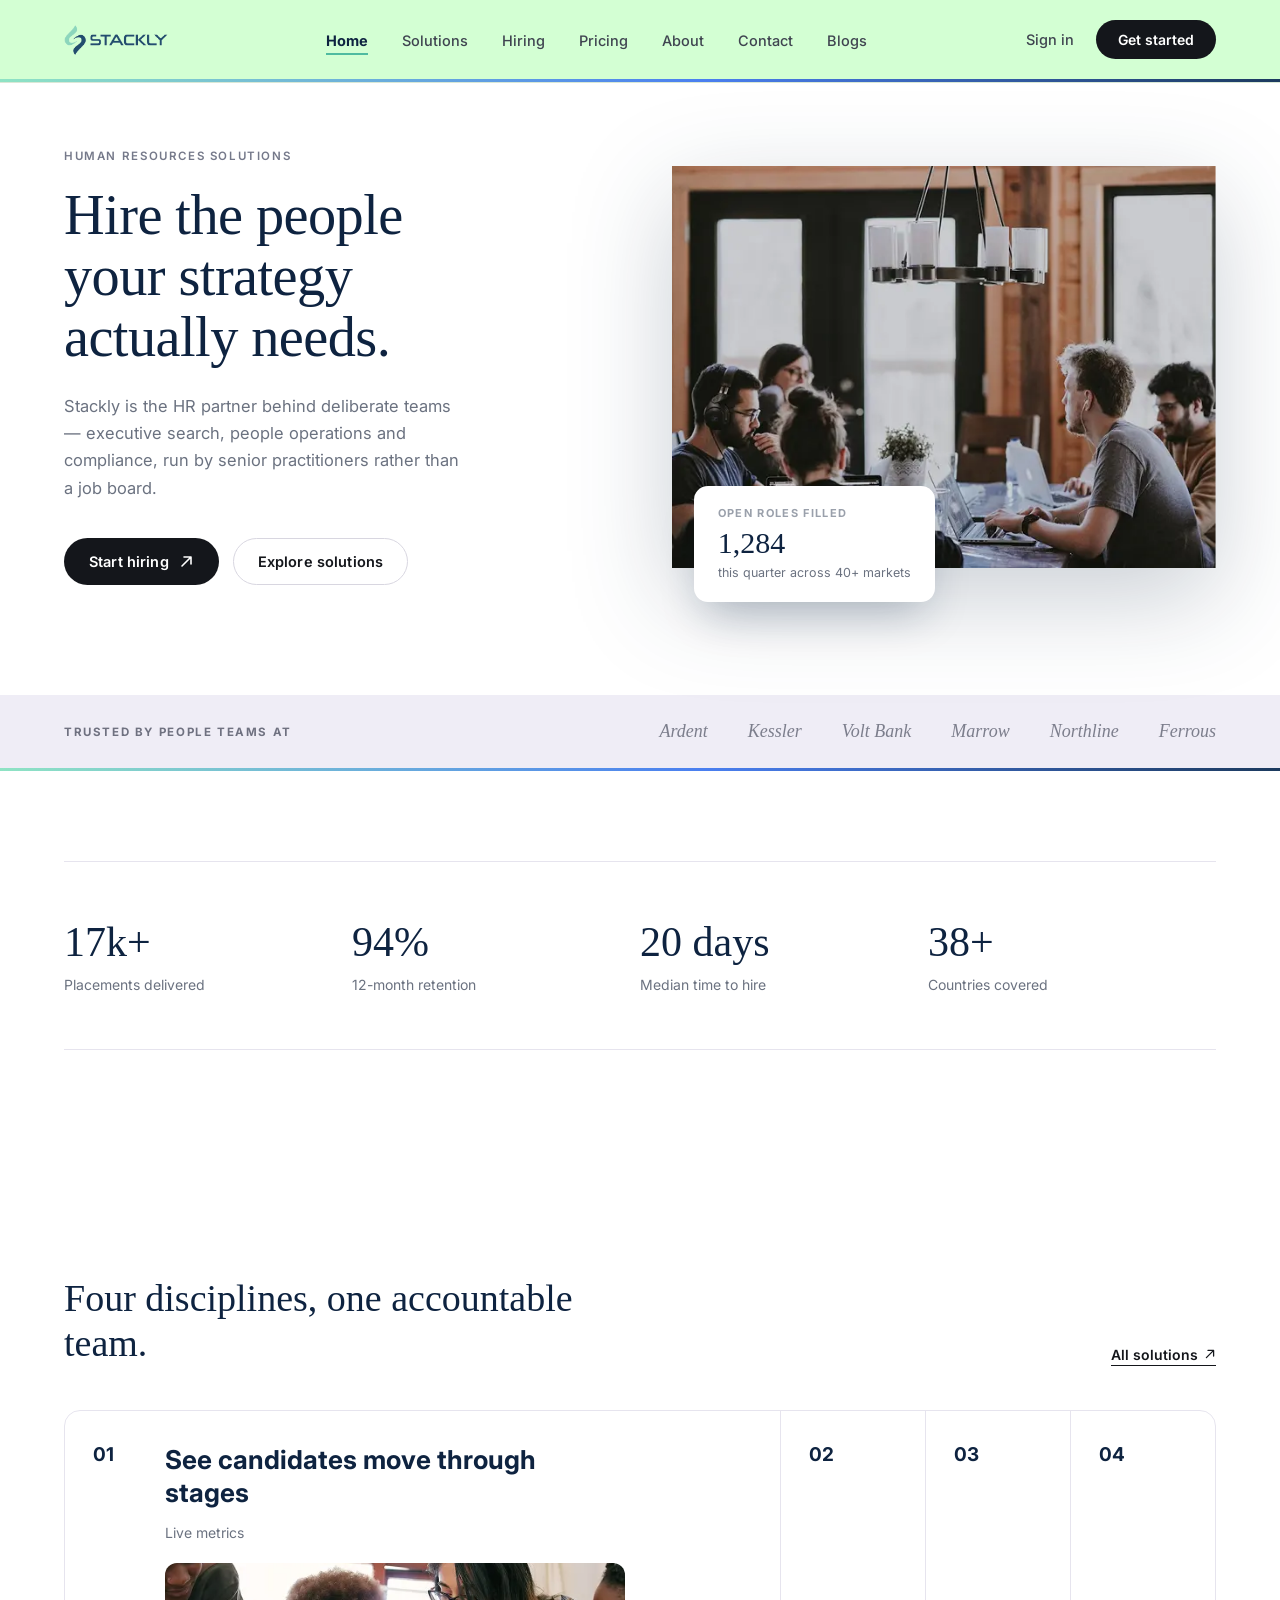
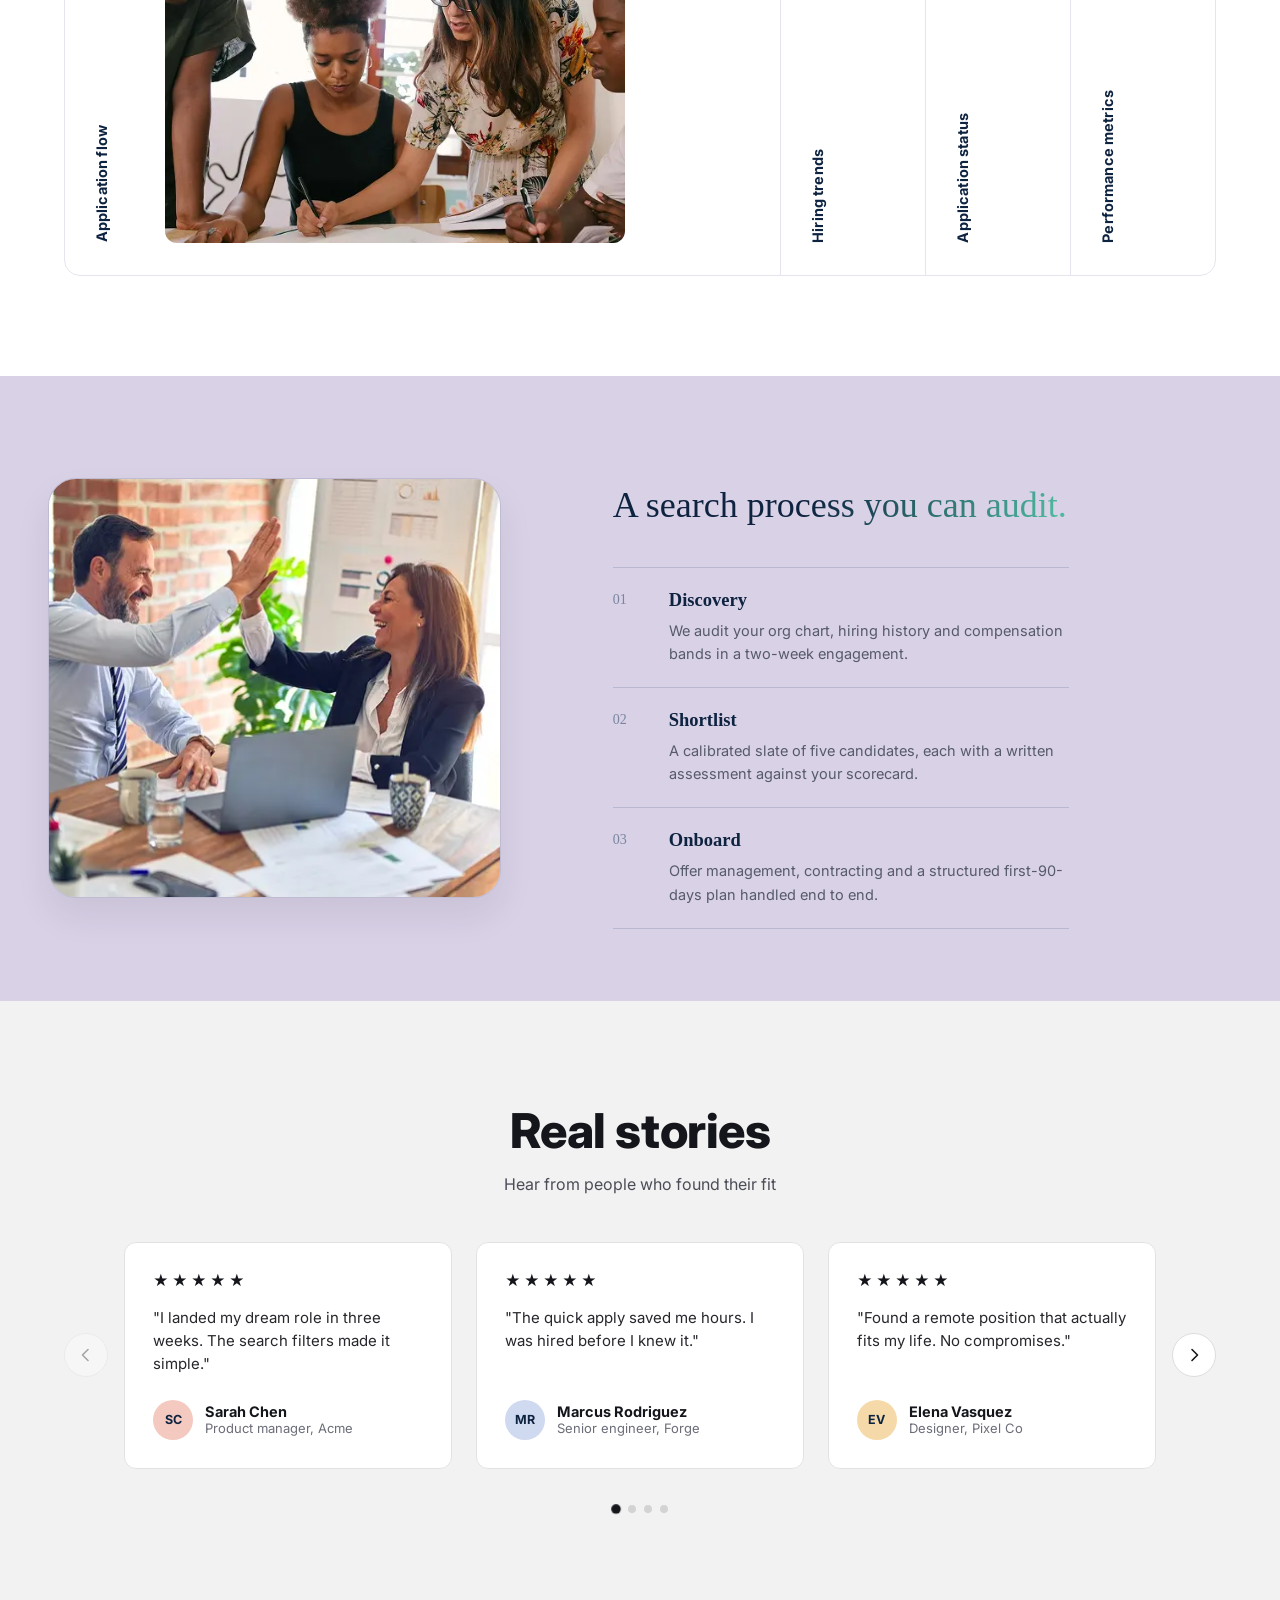
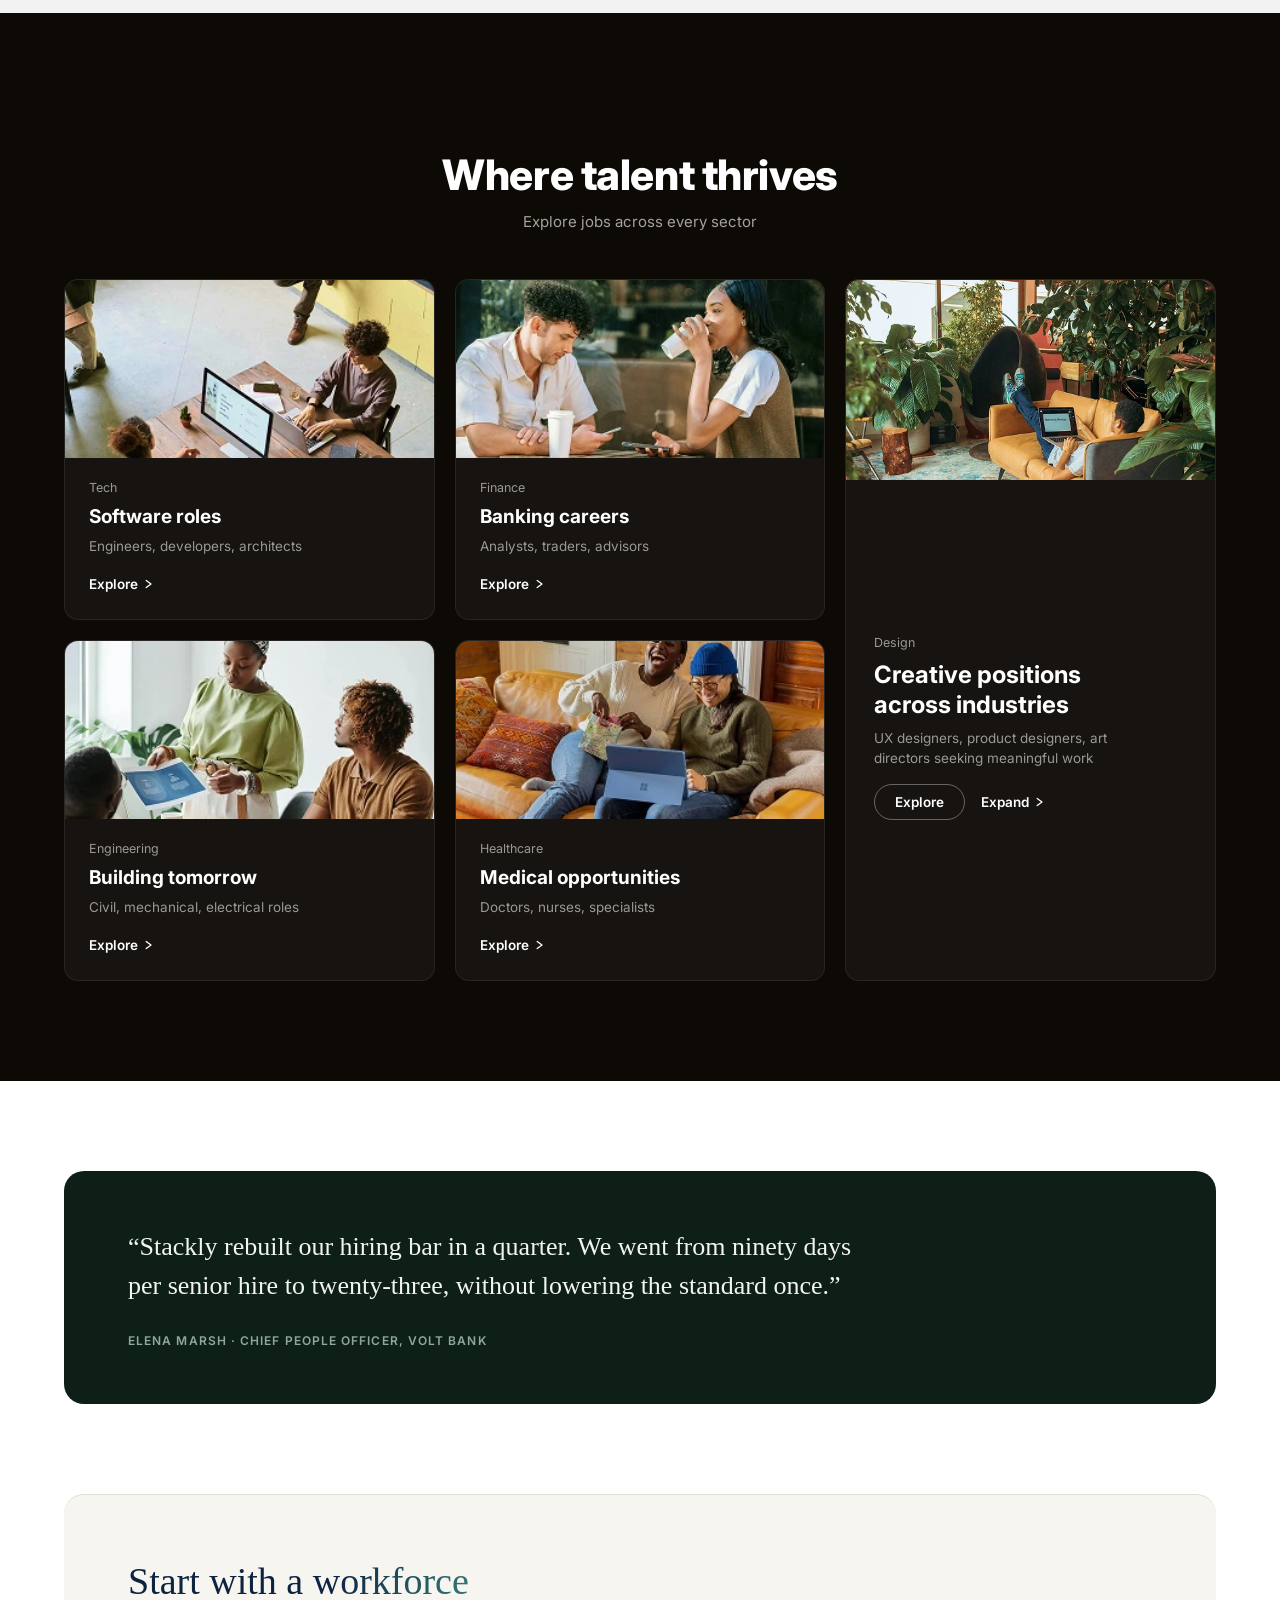
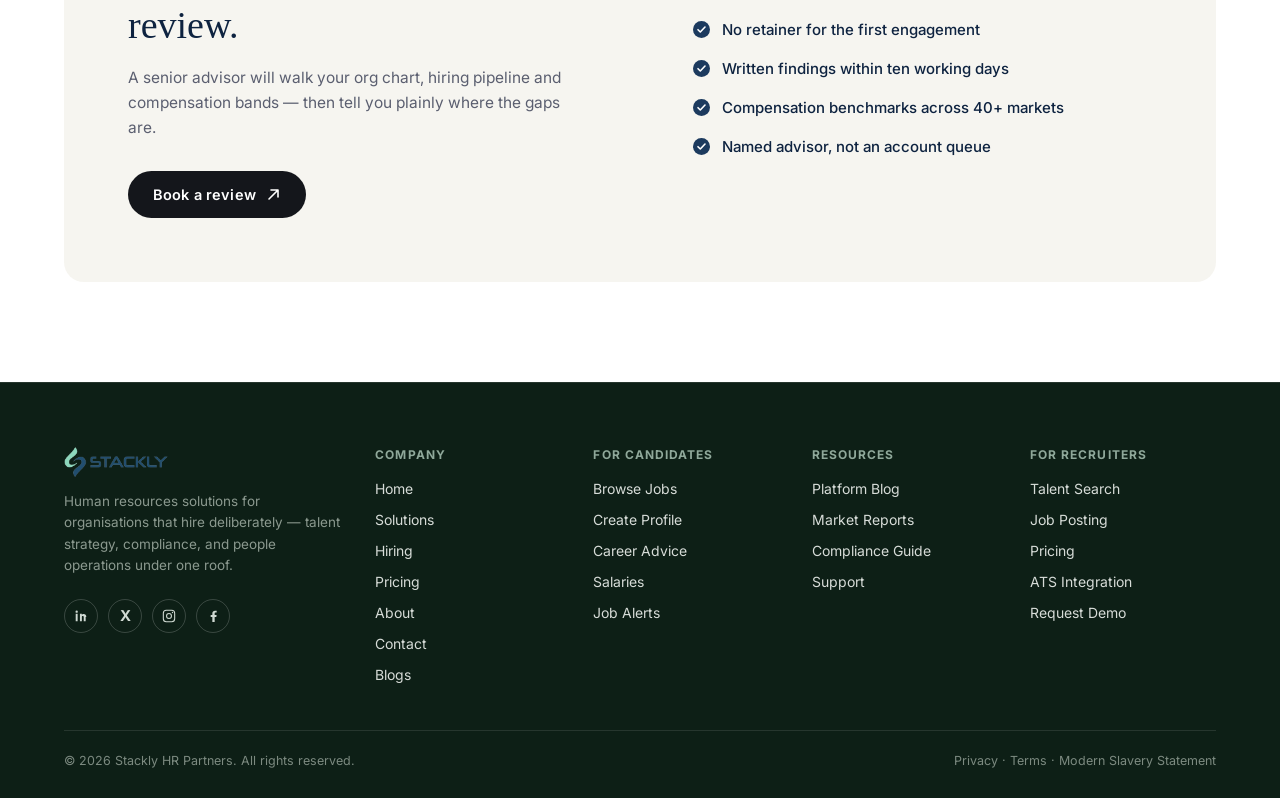
<file: index.html>
<!DOCTYPE html>
<html lang="en">
<head>
<meta charset="UTF-8">
<meta name="viewport" content="width=device-width, initial-scale=1.0">
<title>Stackly — Hire the people your strategy actually needs</title>
<link rel="icon" type="image/png" href="assets/favicon.png">
<link rel="preconnect" href="https://fonts.googleapis.com">
<link rel="preconnect" href="https://fonts.gstatic.com" crossorigin>
<link href="https://fonts.googleapis.com/css2?family=Inter:wght@400;500;600;700&display=swap" rel="stylesheet">
<link rel="stylesheet" href="styles.css">
</head>
<body>

<header>
  <div class="wrap">
    <nav>
      <a href="index.html" class="logo" aria-label="Stackly home">
        <img src="images/logo.webp" alt="Stackly" class="logo-img">
      </a>

      <ul class="nav-links">
        <li><a href="index.html">Home</a></li>
        <li><a href="solutions.html">Solutions</a></li>
        <li><a href="hiring.html">Hiring</a></li>
        <li><a href="pricing.html">Pricing</a></li>
        <li><a href="about.html">About</a></li>
        <li><a href="contact.html">Contact</a></li>
        <li><a href="blogs.html">Blogs</a></li>
      </ul>

      <div class="nav-right">
        <a href="signin.html" class="nav-signin">Sign in</a>
        <a href="404.html" class="btn-pill-dark">Get started</a>
      </div>

      <button class="nav-toggle" type="button" aria-label="Open navigation menu" aria-expanded="false" aria-controls="mobile-menu">
        <span></span>
        <span></span>
        <span></span>
      </button>
    </nav>
  </div>
  <div class="seam"></div>
</header>

<div class="mobile-menu" id="mobile-menu" aria-hidden="true">
  <a href="index.html">Home</a>
  <a href="solutions.html">Solutions</a>
  <a href="hiring.html">Hiring</a>
  <a href="pricing.html">Pricing</a>
  <a href="about.html">About</a>
  <a href="contact.html">Contact</a>
  <a href="blogs.html">Blogs</a>
  <div class="mobile-menu-actions">
    <a href="signin.html" class="nav-signin">Sign in</a>
    <a href="404.html" class="btn-pill-dark">Get started</a>
  </div>
</div>

<main id="top">

  <!-- HERO -->
  <section class="hero">
    <div class="wrap hero-grid">
      <div>
        <div class="eyebrow">Human Resources Solutions</div>
        <h1 class="serif">Hire the people<br>your strategy<br>actually needs.</h1>
        <p>Stackly is the HR partner behind deliberate teams — executive search, people operations and compliance, run by senior practitioners rather than a job board.</p>
        <div class="hero-ctas">
          <a href="hiring.html" class="btn btn-dark">
            Start hiring
            <svg width="15" height="15" viewBox="0 0 15 15" fill="none" xmlns="http://www.w3.org/2000/svg">
              <path d="M3 12L12 3M12 3H5M12 3V10" stroke="currentColor" stroke-width="1.6" stroke-linecap="round" stroke-linejoin="round"/>
            </svg>
          </a>
          <a href="404.html" class="btn btn-outline">Explore solutions</a>
        </div>
      </div>

      <div class="hero-media">
        <img src="images/indeximg.webp" alt="Team collaborating around a table — Open Roles Filled: 1,284 this quarter across 40+ markets" class="hero-img">
        <div class="float-card">
          <div class="fc-label">OPEN ROLES FILLED</div>
          <div class="fc-number">1,284</div>
          <div class="fc-sub">this quarter across 40+ markets</div>
        </div>
      </div>
    </div>
  </section>

  <!-- TRUST BAR -->
  <section class="trust">
    <div class="wrap trust-row">
      <div class="trust-label">Trusted by people teams at</div>
      <div class="trust-logos">
        <span>Ardent</span>
        <span>Kessler</span>
        <span>Volt Bank</span>
        <span>Marrow</span>
        <span>Northline</span>
        <span>Ferrous</span>
      </div>
    </div>
  </section>
  <div class="seam"></div>

  <!-- STATS -->
  <section class="stats" id="stats">
    <div class="wrap">
      <div class="stats-line"></div>
      <div class="stats-grid">
        <div class="stat reveal">
          <div class="num serif" data-count="18" data-suffix="k+">0</div>
          <div class="label">Placements delivered</div>
        </div>
        <div class="stat reveal">
          <div class="num serif" data-count="97" data-suffix="%">0</div>
          <div class="label">12-month retention</div>
        </div>
        <div class="stat reveal">
          <div class="num serif" data-count="21" data-suffix=" days">0</div>
          <div class="label">Median time to hire</div>
        </div>
        <div class="stat reveal">
          <div class="num serif" data-count="40" data-suffix="+">0</div>
          <div class="label">Countries covered</div>
        </div>
      </div>
      <div class="stats-line"></div>
    </div>
  </section>

  <!-- WHAT WE DO -->
  <section class="what-we-do" id="solutions">
    <div class="wrap">
      <div class="wwd-head reveal">
        <div>
          <div class="eyebrow">What we do</div>
          <h2 class="serif">Four disciplines, one accountable team.</h2>
        </div>
        <a href="404.html" class="all-link">
          All solutions
          <svg width="12" height="12" viewBox="0 0 15 15" fill="none" xmlns="http://www.w3.org/2000/svg">
            <path d="M3 12L12 3M12 3H5M12 3V10" stroke="currentColor" stroke-width="1.6" stroke-linecap="round" stroke-linejoin="round"/>
          </svg>
        </a>
      </div>

      <div class="tabs-panel reveal" role="tablist" aria-label="What we do">

        <div class="tab-col active" data-tab="1" role="tab" aria-selected="true" tabindex="0">
          <div class="tab-rail">
            <span class="tab-number">01</span>
            <span class="tab-label">Application flow</span>
          </div>
          <div class="tab-content">
            <h3>See candidates move through stages</h3>
            <span class="tab-caption">Live metrics</span>
            <div class="tab-image">
              <img src="images/Placeholder Image.webp" alt="Team reviewing candidate applications together">
            </div>
          </div>
        </div>

        <div class="tab-col" data-tab="2" role="tab" aria-selected="false" tabindex="0">
          <div class="tab-rail">
            <span class="tab-number">02</span>
            <span class="tab-label">Hiring trends</span>
          </div>
          <div class="tab-content">
            <h3>Spot patterns your recruitment</h3>
            <p class="tab-desc">Track incoming applications with trend analysis and historical comparisons.</p>
            <div class="tab-image">
              <img src="images/index5.webp" alt="Team celebrating over lunch">
            </div>
          </div>
        </div>

        <div class="tab-col" data-tab="3" role="tab" aria-selected="false" tabindex="0">
          <div class="tab-rail">
            <span class="tab-number">03</span>
            <span class="tab-label">Application status</span>
          </div>
          <div class="tab-content">
            <h3>Know exactly where every application stands</h3>
            <p class="tab-desc">A single dashboard for offers, approvals and next steps across every role.</p>
            <div class="tab-image">
              <img src="images/index4.webp" alt="Dashboard showing application status on a laptop">
            </div>
          </div>
        </div>

        <div class="tab-col" data-tab="4" role="tab" aria-selected="false" tabindex="0">
          <div class="tab-rail">
            <span class="tab-number">04</span>
            <span class="tab-label">Performance metrics</span>
          </div>
          <div class="tab-content">
            <h3>Measure what's actually working</h3>
            <p class="tab-desc">Time to hire, retention and quality of hire, benchmarked against your last cycle.</p>
            <div class="tab-image">
              <img src="images/index5.webp" alt="Person reviewing performance metrics on a laptop">
            </div>
          </div>
        </div>

      </div>
    </div>
  </section>

  <!-- HOW IT WORKS -->
  <section class="how-it-works" id="process">
    <div class="hiw-grid">
      <div class="hiw-media reveal">
        <img src="images/Image (Two colleagues in an interview conversation).webp" alt="Colleagues high-fiving over a successful placement">
      </div>
      <div class="hiw-content reveal">
        <div class="eyebrow">How it works</div>
        <h2 class="serif">A search process you can audit.</h2>

        <ul class="hiw-list">
          <li class="hiw-item">
            <span class="hiw-num">01</span>
            <div>
              <h3 class="serif">Discovery</h3>
              <p>We audit your org chart, hiring history and compensation bands in a two-week engagement.</p>
            </div>
          </li>
          <li class="hiw-item">
            <span class="hiw-num">02</span>
            <div>
              <h3 class="serif">Shortlist</h3>
              <p>A calibrated slate of five candidates, each with a written assessment against your scorecard.</p>
            </div>
          </li>
          <li class="hiw-item">
            <span class="hiw-num">03</span>
            <div>
              <h3 class="serif">Onboard</h3>
              <p>Offer management, contracting and a structured first-90-days plan handled end to end.</p>
            </div>
          </li>
        </ul>
      </div>
    </div>
  </section>

  <!-- TESTIMONIALS -->
  <section class="testimonials" id="stories">
    <div class="wrap">
      <div class="test-head reveal">
        <h2>Real stories</h2>
        <p>Hear from people who found their fit</p>
      </div>

      <div class="test-carousel reveal">
        <button class="test-arrow prev" aria-label="Previous testimonials">
          <svg width="18" height="18" viewBox="0 0 18 18" fill="none" xmlns="http://www.w3.org/2000/svg">
            <path d="M11 3.5L5.5 9l5.5 5.5" stroke="currentColor" stroke-width="1.6" stroke-linecap="round" stroke-linejoin="round"/>
          </svg>
        </button>

        <div class="test-track-wrap">
          <ul class="test-track">

            <li class="test-card">
              <div class="stars" aria-hidden="true">★★★★★</div>
              <p class="quote">"I landed my dream role in three weeks. The search filters made it simple."</p>
              <div class="reviewer">
                <span class="avatar" style="background:#f4c9c0">SC</span>
                <div>
                  <div class="reviewer-name">Sarah Chen</div>
                  <div class="reviewer-role">Product manager, Acme</div>
                </div>
              </div>
            </li>

            <li class="test-card">
              <div class="stars" aria-hidden="true">★★★★★</div>
              <p class="quote">"The quick apply saved me hours. I was hired before I knew it."</p>
              <div class="reviewer">
                <span class="avatar" style="background:#cfd9f0">MR</span>
                <div>
                  <div class="reviewer-name">Marcus Rodriguez</div>
                  <div class="reviewer-role">Senior engineer, Forge</div>
                </div>
              </div>
            </li>

            <li class="test-card">
              <div class="stars" aria-hidden="true">★★★★★</div>
              <p class="quote">"Found a remote position that actually fits my life. No compromises."</p>
              <div class="reviewer">
                <span class="avatar" style="background:#f6d9a8">EV</span>
                <div>
                  <div class="reviewer-name">Elena Vasquez</div>
                  <div class="reviewer-role">Designer, Pixel Co</div>
                </div>
              </div>
            </li>

            <li class="test-card">
              <div class="stars" aria-hidden="true">★★★★★</div>
              <p class="quote">"Our time to hire dropped from six weeks to three. The shortlist quality was the real unlock."</p>
              <div class="reviewer">
                <span class="avatar" style="background:#c8e6d8">PN</span>
                <div>
                  <div class="reviewer-name">Priya Nair</div>
                  <div class="reviewer-role">HR lead, Northline</div>
                </div>
              </div>
            </li>

            <li class="test-card">
              <div class="stars" aria-hidden="true">★★★★★</div>
              <p class="quote">"Every candidate came pre-assessed against our scorecard. It cut our interview load in half."</p>
              <div class="reviewer">
                <span class="avatar" style="background:#d8cdf0">JO</span>
                <div>
                  <div class="reviewer-name">James Okafor</div>
                  <div class="reviewer-role">Talent partner, Marrow</div>
                </div>
              </div>
            </li>

            <li class="test-card">
              <div class="stars" aria-hidden="true">★★★★★</div>
              <p class="quote">"Transparent process, no black box. We could audit every step of the search."</p>
              <div class="reviewer">
                <span class="avatar" style="background:#f0c9dd">GL</span>
                <div>
                  <div class="reviewer-name">Grace Lin</div>
                  <div class="reviewer-role">Head of people, Volt Bank</div>
                </div>
              </div>
            </li>

          </ul>
        </div>

        <button class="test-arrow next" aria-label="Next testimonials">
          <svg width="18" height="18" viewBox="0 0 18 18" fill="none" xmlns="http://www.w3.org/2000/svg">
            <path d="M7 3.5L12.5 9 7 14.5" stroke="currentColor" stroke-width="1.6" stroke-linecap="round" stroke-linejoin="round"/>
          </svg>
        </button>
      </div>

      <div class="test-dots"></div>
    </div>
  </section>


  <!-- INDUSTRIES -->
  <section class="industries" id="industries">
    <div class="wrap">
      <div class="ind-head reveal">
        <div class="eyebrow ind-eyebrow">Industries</div>
        <h2>Where talent thrives</h2>
        <p>Explore jobs across every sector</p>
      </div>

      <div class="ind-grid reveal">
        <a href="404.html" class="ind-card">
          <div class="ind-media"><img src="images/Placeholder Image-1.webp" alt="Software engineer working at a desk"></div>
          <div class="ind-body">
            <span class="ind-tag">Tech</span>
            <h3>Software roles</h3>
            <p>Engineers, developers, architects</p>
            <span class="ind-link">Explore
              <svg width="12" height="12" viewBox="0 0 15 15" fill="none" xmlns="http://www.w3.org/2000/svg"><path d="M4 3l6 4.5L4 12" stroke="currentColor" stroke-width="1.6" stroke-linecap="round" stroke-linejoin="round"/></svg>
            </span>
          </div>
        </a>

        <a href="404.html" class="ind-card">
          <div class="ind-media"><img src="images/Placeholder Image-2.webp" alt="Person reviewing finance documents with coffee"></div>
          <div class="ind-body">
            <span class="ind-tag">Finance</span>
            <h3>Banking careers</h3>
            <p>Analysts, traders, advisors</p>
            <span class="ind-link">Explore
              <svg width="12" height="12" viewBox="0 0 15 15" fill="none" xmlns="http://www.w3.org/2000/svg"><path d="M4 3l6 4.5L4 12" stroke="currentColor" stroke-width="1.6" stroke-linecap="round" stroke-linejoin="round"/></svg>
            </span>
          </div>
        </a>

        <a href="404.html" class="ind-card ind-card-tall">
          <div class="ind-media"><img src="images/Placeholder Image-5.webp" alt="Designer working in a plant-filled lounge space"></div>
          <div class="ind-body">
            <span class="ind-tag">Design</span>
            <h3>Creative positions across industries</h3>
            <p>UX designers, product designers, art directors seeking meaningful work</p>
            <div class="ind-actions">
              <span class="ind-btn">Explore</span>
              <span class="ind-link">Expand
                <svg width="12" height="12" viewBox="0 0 15 15" fill="none" xmlns="http://www.w3.org/2000/svg"><path d="M4 3l6 4.5L4 12" stroke="currentColor" stroke-width="1.6" stroke-linecap="round" stroke-linejoin="round"/></svg>
              </span>
            </div>
          </div>
        </a>

        <a href="404.html" class="ind-card">
          <div class="ind-media"><img src="images/Placeholder Image-3.webp" alt="Colleagues reviewing plans together"></div>
          <div class="ind-body">
            <span class="ind-tag">Engineering</span>
            <h3>Building tomorrow</h3>
            <p>Civil, mechanical, electrical roles</p>
            <span class="ind-link">Explore
              <svg width="12" height="12" viewBox="0 0 15 15" fill="none" xmlns="http://www.w3.org/2000/svg"><path d="M4 3l6 4.5L4 12" stroke="currentColor" stroke-width="1.6" stroke-linecap="round" stroke-linejoin="round"/></svg>
            </span>
          </div>
        </a>

        <a href="404.html" class="ind-card">
          <div class="ind-media"><img src="images/Placeholder Image-4.webp" alt="Healthcare colleagues reviewing notes together"></div>
          <div class="ind-body">
            <span class="ind-tag">Healthcare</span>
            <h3>Medical opportunities</h3>
            <p>Doctors, nurses, specialists</p>
            <span class="ind-link">Explore
              <svg width="12" height="12" viewBox="0 0 15 15" fill="none" xmlns="http://www.w3.org/2000/svg"><path d="M4 3l6 4.5L4 12" stroke="currentColor" stroke-width="1.6" stroke-linecap="round" stroke-linejoin="round"/></svg>
            </span>
          </div>
        </a>
      </div>
    </div>
  </section>

  <!-- QUOTE BANNER -->
  <section class="quote-banner">
    <div class="wrap">
      <div class="quote-card reveal">
        <p class="quote-text">&ldquo;Stackly rebuilt our hiring bar in a quarter. We went from ninety days per senior hire to twenty-three, without lowering the standard once.&rdquo;</p>
        <div class="quote-byline">ELENA MARSH &middot; CHIEF PEOPLE OFFICER, VOLT BANK</div>
      </div>
    </div>
  </section>

  <!-- WORKFORCE REVIEW CTA -->
  <section class="workforce-review">
    <div class="wrap">
      <div class="wr-card reveal">
        <div class="wr-grid">
          <div class="wr-copy">
            <h2 class="serif">Start with a workforce review.</h2>
            <p>A senior advisor will walk your org chart, hiring pipeline and compensation bands — then tell you plainly where the gaps are.</p>
            <a href="404.html" class="btn btn-dark">
              Book a review
              <svg width="15" height="15" viewBox="0 0 15 15" fill="none" xmlns="http://www.w3.org/2000/svg">
                <path d="M3 12L12 3M12 3H5M12 3V10" stroke="currentColor" stroke-width="1.6" stroke-linecap="round" stroke-linejoin="round"/>
              </svg>
            </a>
          </div>
          <ul class="wr-checklist">
            <li>
              <svg width="17" height="17" viewBox="0 0 17 17" fill="none" xmlns="http://www.w3.org/2000/svg"><circle cx="8.5" cy="8.5" r="8.5" fill="#1c3a5e"/><path d="M5 8.7l2.3 2.3L12 6" stroke="#fff" stroke-width="1.6" stroke-linecap="round" stroke-linejoin="round"/></svg>
              No retainer for the first engagement
            </li>
            <li>
              <svg width="17" height="17" viewBox="0 0 17 17" fill="none" xmlns="http://www.w3.org/2000/svg"><circle cx="8.5" cy="8.5" r="8.5" fill="#1c3a5e"/><path d="M5 8.7l2.3 2.3L12 6" stroke="#fff" stroke-width="1.6" stroke-linecap="round" stroke-linejoin="round"/></svg>
              Written findings within ten working days
            </li>
            <li>
              <svg width="17" height="17" viewBox="0 0 17 17" fill="none" xmlns="http://www.w3.org/2000/svg"><circle cx="8.5" cy="8.5" r="8.5" fill="#1c3a5e"/><path d="M5 8.7l2.3 2.3L12 6" stroke="#fff" stroke-width="1.6" stroke-linecap="round" stroke-linejoin="round"/></svg>
              Compensation benchmarks across 40+ markets
            </li>
            <li>
              <svg width="17" height="17" viewBox="0 0 17 17" fill="none" xmlns="http://www.w3.org/2000/svg"><circle cx="8.5" cy="8.5" r="8.5" fill="#1c3a5e"/><path d="M5 8.7l2.3 2.3L12 6" stroke="#fff" stroke-width="1.6" stroke-linecap="round" stroke-linejoin="round"/></svg>
              Named advisor, not an account queue
            </li>
          </ul>
        </div>
      </div>
    </div>
  </section>

</main>

<footer id="footer">
  <div class="wrap">
    <div class="footer-top">
      <div>
        <a href="index.html" class="logo" aria-label="Stackly home">
          <img src="images/logo.webp" alt="Stackly" class="logo-img">
        </a>
        <p>Human resources solutions for organisations that hire deliberately — talent strategy, compliance, and people operations under one roof.</p>
        <div class="footer-social">
          <a href="404.html" aria-label="LinkedIn">
            <svg width="16" height="16" viewBox="0 0 24 24" fill="none" xmlns="http://www.w3.org/2000/svg"><path d="M6.94 8.5H4.06V20H6.94V8.5ZM5.5 7.25A1.75 1.75 0 1 0 5.5 3.75a1.75 1.75 0 0 0 0 3.5ZM20 13.5c0-3-1.6-4.5-3.9-4.5-1.5 0-2.4.75-2.8 1.4V8.5H10.4V20h2.9v-6.1c0-.9.2-1.8 1.4-1.8 1.2 0 1.4.9 1.4 1.9V20H19V13.5h1Z" fill="currentColor"/></svg>
          </a>
          <a href="404.html" aria-label="X">
            <svg width="16" height="16" viewBox="0 0 24 24" fill="none" xmlns="http://www.w3.org/2000/svg"><path d="M20 6.3c-.6.3-1.2.5-1.9.6.7-.4 1.2-1 1.4-1.8-.6.4-1.4.7-2.1.8a3.3 3.3 0 0 0-5.7 3 9.4 9.4 0 0 1-6.8-3.5 3.3 3.3 0 0 0 1 4.4c-.5 0-1-.2-1.5-.4v.1c0 1.6 1.2 3 2.7 3.3-.5.1-1 .2-1.5.1.4 1.4 1.7 2.3 3.2 2.4A6.6 6.6 0 0 1 4 16.6a9.3 9.3 0 0 0 5.1 1.5c6.1 0 9.4-5 9.4-9.4v-.4c.6-.5 1.2-1.1 1.5-1.9Z" fill="currentColor"/></svg>
          </a>
          <a href="404.html" aria-label="Instagram">
            <svg width="16" height="16" viewBox="0 0 24 24" fill="none" xmlns="http://www.w3.org/2000/svg"><rect x="3.5" y="3.5" width="17" height="17" rx="4.5" stroke="currentColor" stroke-width="1.6"/><circle cx="12" cy="12" r="3.7" stroke="currentColor" stroke-width="1.6"/><circle cx="17.2" cy="6.8" r="1" fill="currentColor"/></svg>
          </a>
          <a href="404.html" aria-label="Facebook">
            <svg width="16" height="16" viewBox="0 0 24 24" fill="none" xmlns="http://www.w3.org/2000/svg"><path d="M14.5 21v-7.5H17l.4-3H14.5V8.4c0-.9.2-1.5 1.5-1.5H17.5V4.3C17.2 4.3 16.2 4.2 15 4.2c-2.4 0-4 1.5-4 4.1v2.2H8.5v3H11V21h3.5Z" fill="currentColor"/></svg>
          </a>
        </div>
      </div>

      <div class="footer-col">
        <h4>Company</h4>
        <ul>
          <li><a href="index.html">Home</a></li>
          <li><a href="solutions.html">Solutions</a></li>
          <li><a href="hiring.html">Hiring</a></li>
          <li><a href="pricing.html">Pricing</a></li>
          <li><a href="about.html">About</a></li>
          <li><a href="contact.html">Contact</a></li>
          <li><a href="blogs.html">Blogs</a></li>
        </ul>
      </div>

      <div class="footer-col">
        <h4>For candidates</h4>
        <ul>
          <li><a href="404.html">Browse Jobs</a></li>
          <li><a href="404.html">Create Profile</a></li>
          <li><a href="404.html">Career Advice</a></li>
          <li><a href="404.html">Salaries</a></li>
          <li><a href="404.html">Job Alerts</a></li>
        </ul>
      </div>

      <div class="footer-col">
        <h4>Resources</h4>
        <ul>
          <li><a href="404.html">Platform Blog</a></li>
          <li><a href="404.html">Market Reports</a></li>
          <li><a href="404.html">Compliance Guide</a></li>
          <li><a href="404.html">Support</a></li>
        </ul>
      </div>

      <div class="footer-col">
        <h4>For recruiters</h4>
        <ul>
          <li><a href="404.html">Talent Search</a></li>
          <li><a href="404.html">Job Posting</a></li>
          <li><a href="404.html">Pricing</a></li>
          <li><a href="404.html">ATS Integration</a></li>
          <li><a href="404.html">Request Demo</a></li>
        </ul>
      </div>
    </div>

    <div class="footer-bottom">
      <span>© 2026 Stackly HR Partners. All rights reserved.</span>
      <span><a href="404.html">Privacy</a> &middot; <a href="404.html">Terms</a> &middot; <a href="404.html">Modern Slavery Statement</a></span>
    </div>
  </div>
</footer>

<script src="script.js"></script>

</body>
</html>
</file>
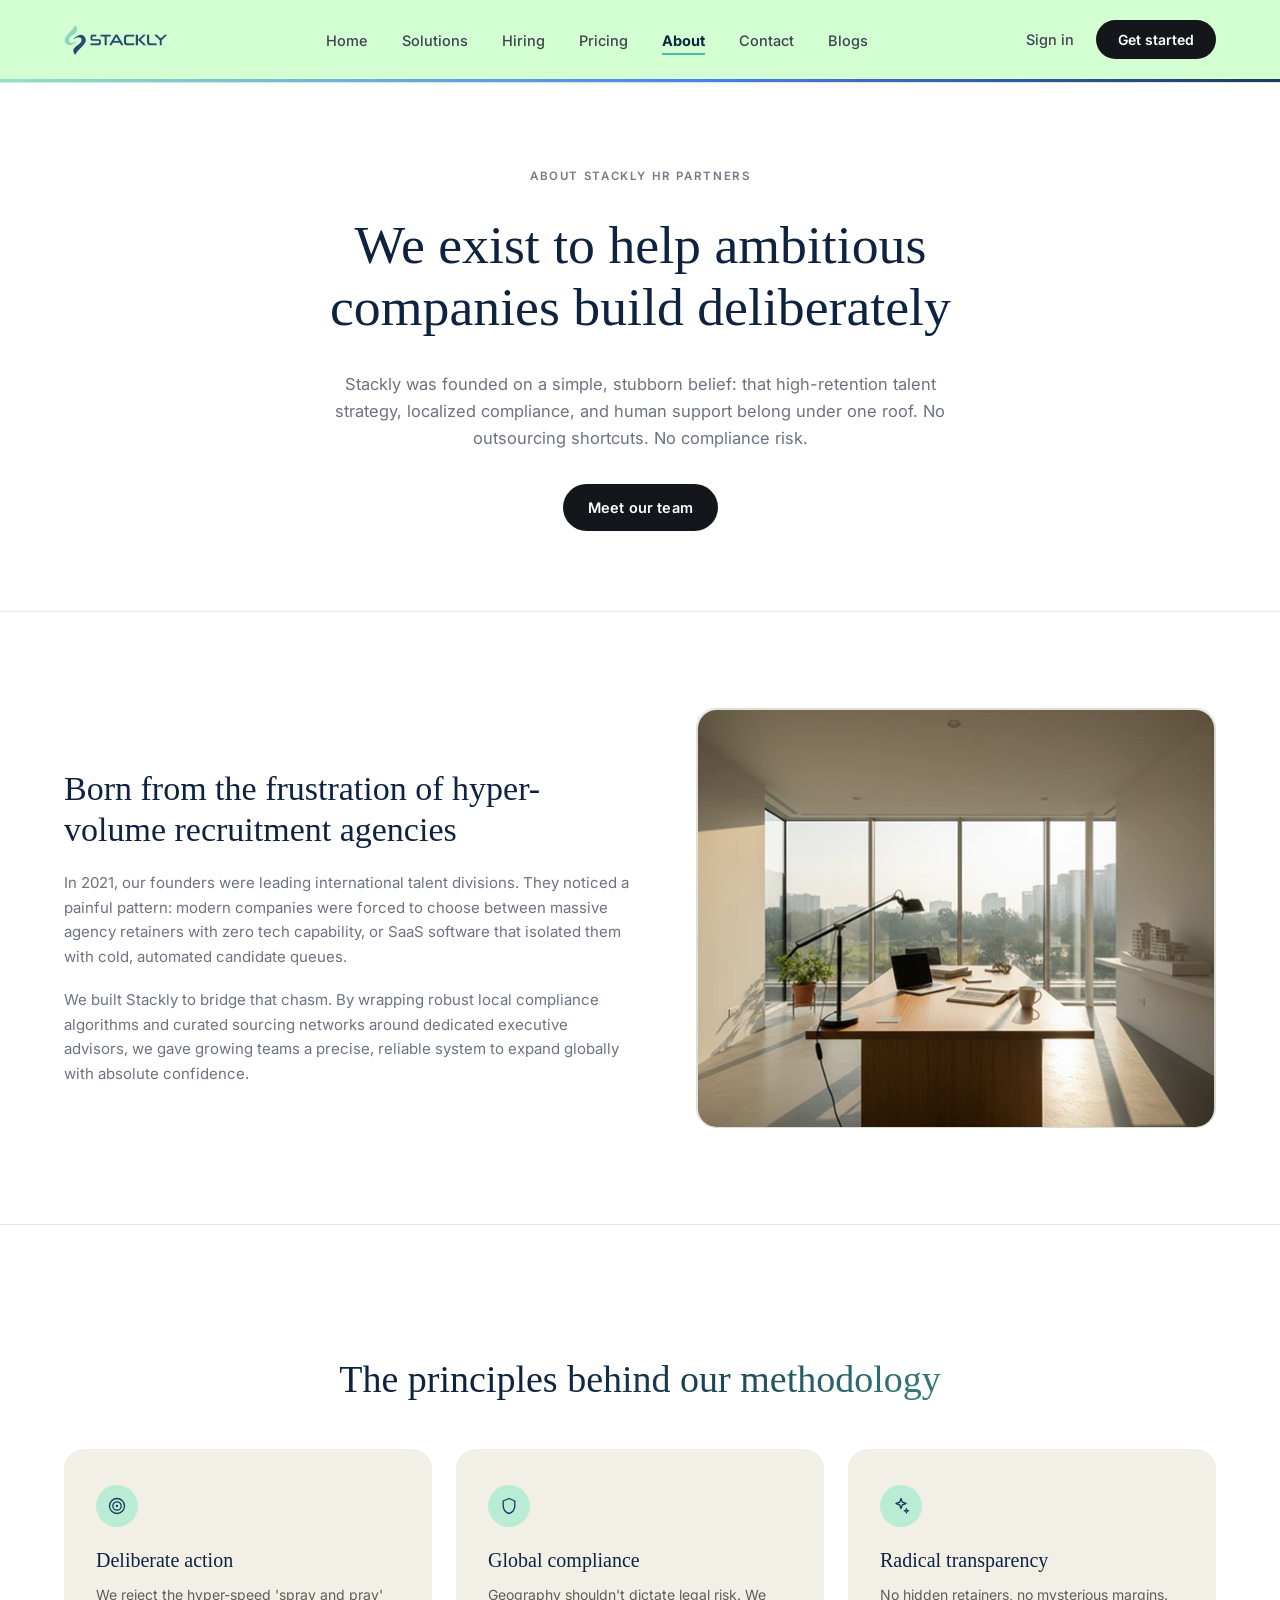
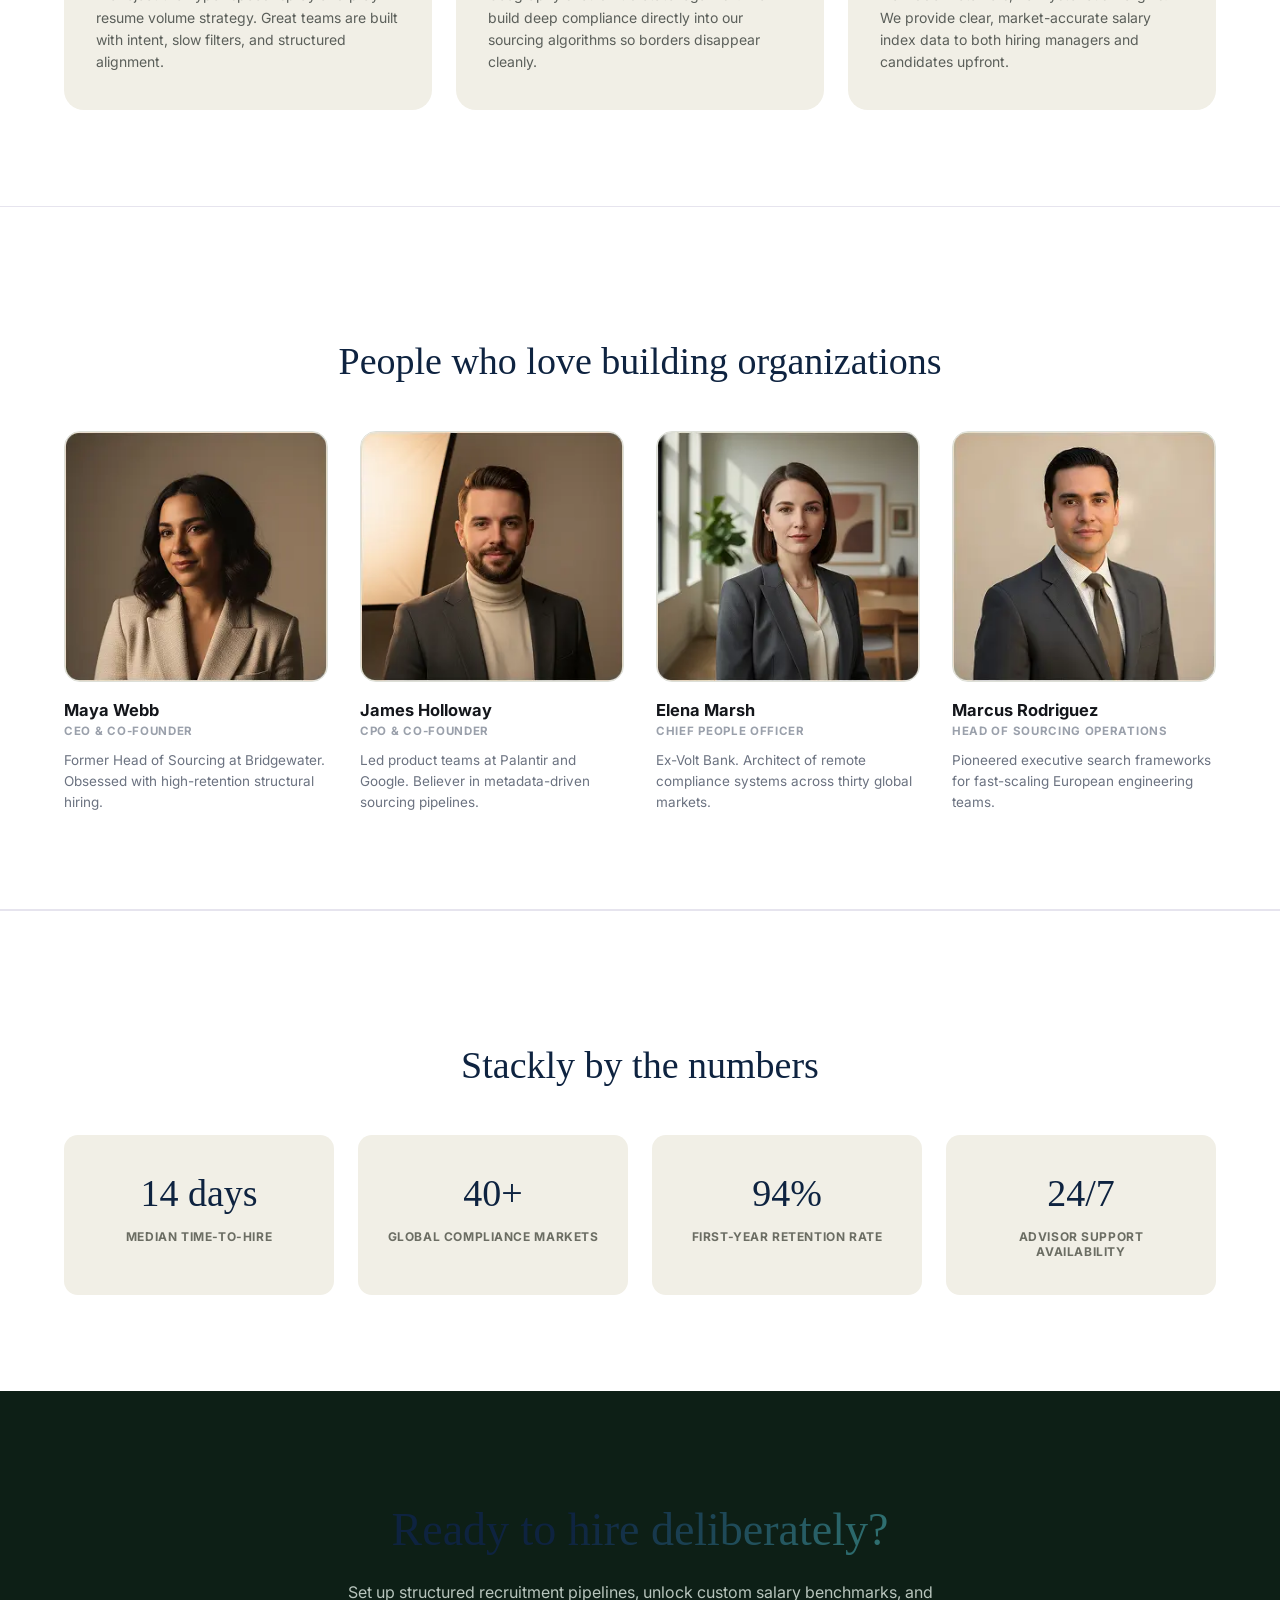
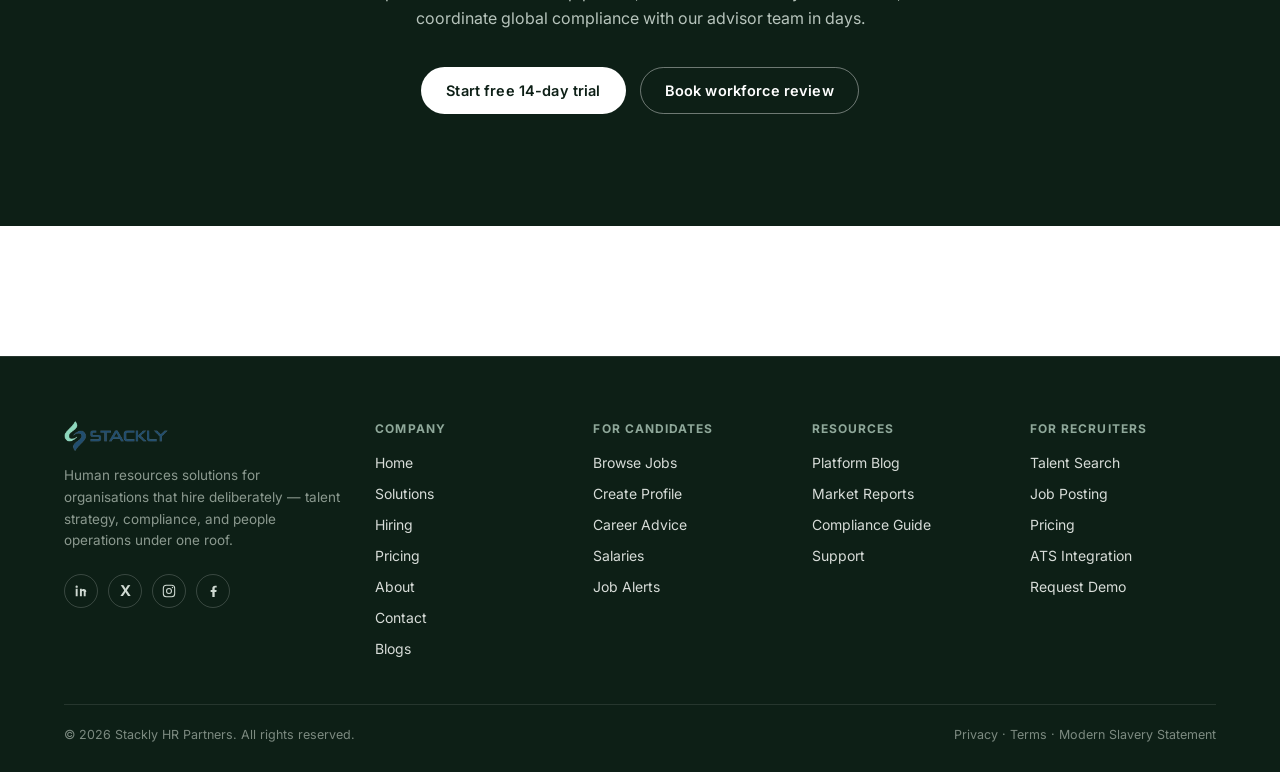
<file: about.html>
<!DOCTYPE html>
<html lang="en">
<head>
<meta charset="UTF-8">
<meta name="viewport" content="width=device-width, initial-scale=1.0">
<title>Stackly — Hire the people your strategy actually needs</title>
<link rel="icon" type="image/png" href="assets/favicon.png">
<link rel="preconnect" href="https://fonts.googleapis.com">
<link rel="preconnect" href="https://fonts.gstatic.com" crossorigin>
<link href="https://fonts.googleapis.com/css2?family=Inter:wght@400;500;600;700&display=swap" rel="stylesheet">
<link rel="stylesheet" href="styles.css">
</head>
<body>

<header>
  <div class="wrap">
    <nav>
      <a href="index.html" class="logo" aria-label="Stackly home">
        <img src="images/logo.webp" alt="Stackly" class="logo-img">
      </a>

      <ul class="nav-links">
        <li><a href="index.html">Home</a></li>
        <li><a href="solutions.html">Solutions</a></li>
        <li><a href="hiring.html">Hiring</a></li>
        <li><a href="pricing.html">Pricing</a></li>
        <li><a href="about.html">About</a></li>
        <li><a href="contact.html">Contact</a></li>
        <li><a href="blogs.html">Blogs</a></li>
      </ul>

      <div class="nav-right">
        <a href="signin.html" class="nav-signin">Sign in</a>
        <a href="404.html" class="btn-pill-dark">Get started</a>
      </div>

      <button class="nav-toggle" type="button" aria-label="Open navigation menu" aria-expanded="false" aria-controls="mobile-menu">
        <span></span>
        <span></span>
        <span></span>
      </button>
    </nav>
  </div>
  <div class="seam"></div>
</header>

<div class="mobile-menu" id="mobile-menu" aria-hidden="true">
  <a href="index.html">Home</a>
  <a href="solutions.html">Solutions</a>
  <a href="hiring.html">Hiring</a>
  <a href="pricing.html">Pricing</a>
  <a href="about.html">About</a>
  <a href="contact.html">Contact</a>
  <a href="blogs.html">Blogs</a>
  <div class="mobile-menu-actions">
    <a href="signin.html" class="nav-signin">Sign in</a>
    <a href="404.html" class="btn-pill-dark">Get started</a>
  </div>
</div>

<main id="top">

  <!-- ABOUT HERO -->
  <section class="about-hero">
    <div class="wrap">
      <div class="ah-inner reveal">
        <div class="eyebrow ah-eyebrow">About Stackly HR Partners</div>
        <h1 class="serif">We exist to help ambitious<br>companies build deliberately</h1>
        <p>Stackly was founded on a simple, stubborn belief: that high-retention talent strategy, localized compliance, and human support belong under one roof. No outsourcing shortcuts. No compliance risk.</p>
        <a href="404.html" class="btn btn-dark ah-cta">Meet our team</a>
      </div>
    </div>
  </section>

  <!-- THE STORY -->
  <section class="the-story">
    <div class="wrap story-grid">
      <div class="story-content reveal">
        <div class="eyebrow">Our origin</div>
        <h2 class="serif">Born from the frustration of hyper-volume recruitment agencies</h2>
        <p>In 2021, our founders were leading international talent divisions. They noticed a painful pattern: modern companies were forced to choose between massive agency retainers with zero tech capability, or SaaS software that isolated them with cold, automated candidate queues.</p>
        <p>We built Stackly to bridge that chasm. By wrapping robust local compliance algorithms and curated sourcing networks around dedicated executive advisors, we gave growing teams a precise, reliable system to expand globally with absolute confidence.</p>
      </div>
      <div class="story-image reveal">
        <img src="images/Story-Image.webp" alt="Bright minimalist studio office with a desk and city view">
      </div>
    </div>
  </section>

  <!-- VALUES -->
  <section class="values-section">
    <div class="wrap">
      <div class="val-head reveal">
        <div class="eyebrow val-eyebrow">Our core pillars</div>
        <h2 class="serif">The principles behind our methodology</h2>
      </div>

      <div class="val-grid reveal">
        <div class="val-card">
          <span class="val-icon">
            <svg width="20" height="20" viewBox="0 0 24 24" fill="none" xmlns="http://www.w3.org/2000/svg"><circle cx="12" cy="12" r="9" stroke="#1c3a5e" stroke-width="1.6"/><circle cx="12" cy="12" r="5" stroke="#1c3a5e" stroke-width="1.6"/><circle cx="12" cy="12" r="1.4" fill="#1c3a5e"/></svg>
          </span>
          <h3 class="serif">Deliberate action</h3>
          <p>We reject the hyper-speed 'spray and pray' resume volume strategy. Great teams are built with intent, slow filters, and structured alignment.</p>
        </div>
        <div class="val-card">
          <span class="val-icon">
            <svg width="20" height="20" viewBox="0 0 24 24" fill="none" xmlns="http://www.w3.org/2000/svg"><path d="M12 3l7 3v5c0 4.8-3 8.7-7 10-4-1.3-7-5.2-7-10V6l7-3z" stroke="#1c3a5e" stroke-width="1.6" stroke-linejoin="round"/></svg>
          </span>
          <h3 class="serif">Global compliance</h3>
          <p>Geography shouldn't dictate legal risk. We build deep compliance directly into our sourcing algorithms so borders disappear cleanly.</p>
        </div>
        <div class="val-card">
          <span class="val-icon">
            <svg width="20" height="20" viewBox="0 0 24 24" fill="none" xmlns="http://www.w3.org/2000/svg"><path d="M12 3l1.6 4.4L18 9l-4.4 1.6L12 15l-1.6-4.4L6 9l4.4-1.6L12 3z" stroke="#1c3a5e" stroke-width="1.6" stroke-linejoin="round"/><path d="M18.5 15l.7 2 2 .7-2 .7-.7 2-.7-2-2-.7 2-.7.7-2z" stroke="#1c3a5e" stroke-width="1.3" stroke-linejoin="round"/></svg>
          </span>
          <h3 class="serif">Radical transparency</h3>
          <p>No hidden retainers, no mysterious margins. We provide clear, market-accurate salary index data to both hiring managers and candidates upfront.</p>
        </div>
      </div>
    </div>
  </section>

  <!-- TEAM -->
  <section class="team-section" id="team">
    <div class="wrap">
      <div class="team-head reveal">
        <div class="eyebrow">The leadership</div>
        <h2 class="serif">People who love building organizations</h2>
      </div>

      <div class="team-grid reveal">
        <div class="team-card">
          <div class="team-photo"><img src="images/Avatar.webp" alt="Maya Webb"></div>
          <h3>Maya Webb</h3>
          <div class="team-role">CEO &amp; Co-Founder</div>
          <p>Former Head of Sourcing at Bridgewater. Obsessed with high-retention structural hiring.</p>
        </div>
        <div class="team-card">
          <div class="team-photo"><img src="images/Avatar-1.webp" alt="James Holloway"></div>
          <h3>James Holloway</h3>
          <div class="team-role">CPO &amp; Co-Founder</div>
          <p>Led product teams at Palantir and Google. Believer in metadata-driven sourcing pipelines.</p>
        </div>
        <div class="team-card">
          <div class="team-photo"><img src="images/Avatar-2.webp" alt="Elena Marsh"></div>
          <h3>Elena Marsh</h3>
          <div class="team-role">Chief People Officer</div>
          <p>Ex-Volt Bank. Architect of remote compliance systems across thirty global markets.</p>
        </div>
        <div class="team-card">
          <div class="team-photo"><img src="images/Avatar-3.webp" alt="Marcus Rodriguez"></div>
          <h3>Marcus Rodriguez</h3>
          <div class="team-role">Head of Sourcing Operations</div>
          <p>Pioneered executive search frameworks for fast-scaling European engineering teams.</p>
        </div>
      </div>
    </div>
  </section>

  <!-- MILESTONES -->
  <section class="milestones-section">
    <div class="wrap">
      <div class="ms-head reveal">
        <div class="eyebrow ms-eyebrow">Operational milestones</div>
        <h2 class="serif">Stackly by the numbers</h2>
      </div>

      <div class="ms-grid reveal">
        <div class="ms-card">
          <div class="ms-num serif">14 days</div>
          <div class="ms-label">Median time-to-hire</div>
        </div>
        <div class="ms-card">
          <div class="ms-num serif">40+</div>
          <div class="ms-label">Global compliance markets</div>
        </div>
        <div class="ms-card">
          <div class="ms-num serif">94%</div>
          <div class="ms-label">First-year retention rate</div>
        </div>
        <div class="ms-card">
          <div class="ms-num serif">24/7</div>
          <div class="ms-label">Advisor support availability</div>
        </div>
      </div>
    </div>
  </section>

  <!-- FINAL CTA -->
  <section class="about-final-cta">
    <div class="wrap afc-inner reveal">
      <h2 class="serif">Ready to hire deliberately?</h2>
      <p>Set up structured recruitment pipelines, unlock custom salary benchmarks, and coordinate global compliance with our advisor team in days.</p>
      <div class="afc-btns">
        <a href="404.html" class="btn btn-white">Start free 14-day trial</a>
        <a href="404.html" class="btn btn-outline-light">Book workforce review</a>
      </div>
    </div>
  </section>

</main>




<footer id="footer" class="footer-flush">
  <div class="wrap">
    <div class="footer-top">
      <div>
        <a href="index.html" class="logo" aria-label="Stackly home">
          <img src="images/logo.webp" alt="Stackly" class="logo-img">
        </a>
        <p>Human resources solutions for organisations that hire deliberately — talent strategy, compliance, and people operations under one roof.</p>
        <div class="footer-social">
          <a href="404.html" aria-label="LinkedIn">
            <svg width="16" height="16" viewBox="0 0 24 24" fill="none" xmlns="http://www.w3.org/2000/svg"><path d="M6.94 8.5H4.06V20H6.94V8.5ZM5.5 7.25A1.75 1.75 0 1 0 5.5 3.75a1.75 1.75 0 0 0 0 3.5ZM20 13.5c0-3-1.6-4.5-3.9-4.5-1.5 0-2.4.75-2.8 1.4V8.5H10.4V20h2.9v-6.1c0-.9.2-1.8 1.4-1.8 1.2 0 1.4.9 1.4 1.9V20H19V13.5h1Z" fill="currentColor"/></svg>
          </a>
          <a href="404.html" aria-label="X">
            <svg width="16" height="16" viewBox="0 0 24 24" fill="none" xmlns="http://www.w3.org/2000/svg"><path d="M20 6.3c-.6.3-1.2.5-1.9.6.7-.4 1.2-1 1.4-1.8-.6.4-1.4.7-2.1.8a3.3 3.3 0 0 0-5.7 3 9.4 9.4 0 0 1-6.8-3.5 3.3 3.3 0 0 0 1 4.4c-.5 0-1-.2-1.5-.4v.1c0 1.6 1.2 3 2.7 3.3-.5.1-1 .2-1.5.1.4 1.4 1.7 2.3 3.2 2.4A6.6 6.6 0 0 1 4 16.6a9.3 9.3 0 0 0 5.1 1.5c6.1 0 9.4-5 9.4-9.4v-.4c.6-.5 1.2-1.1 1.5-1.9Z" fill="currentColor"/></svg>
          </a>
          <a href="404.html" aria-label="Instagram">
            <svg width="16" height="16" viewBox="0 0 24 24" fill="none" xmlns="http://www.w3.org/2000/svg"><rect x="3.5" y="3.5" width="17" height="17" rx="4.5" stroke="currentColor" stroke-width="1.6"/><circle cx="12" cy="12" r="3.7" stroke="currentColor" stroke-width="1.6"/><circle cx="17.2" cy="6.8" r="1" fill="currentColor"/></svg>
          </a>
          <a href="404.html" aria-label="Facebook">
            <svg width="16" height="16" viewBox="0 0 24 24" fill="none" xmlns="http://www.w3.org/2000/svg"><path d="M14.5 21v-7.5H17l.4-3H14.5V8.4c0-.9.2-1.5 1.5-1.5H17.5V4.3C17.2 4.3 16.2 4.2 15 4.2c-2.4 0-4 1.5-4 4.1v2.2H8.5v3H11V21h3.5Z" fill="currentColor"/></svg>
          </a>
        </div>
      </div>

      <div class="footer-col">
        <h4>Company</h4>
        <ul>
          <li><a href="index.html">Home</a></li>
          <li><a href="solutions.html">Solutions</a></li>
          <li><a href="hiring.html">Hiring</a></li>
          <li><a href="pricing.html">Pricing</a></li>
          <li><a href="about.html">About</a></li>
          <li><a href="contact.html">Contact</a></li>
          <li><a href="blogs.html">Blogs</a></li>
        </ul>
      </div>

      <div class="footer-col">
        <h4>For candidates</h4>
        <ul>
          <li><a href="404.html">Browse Jobs</a></li>
          <li><a href="404.html">Create Profile</a></li>
          <li><a href="404.html">Career Advice</a></li>
          <li><a href="404.html">Salaries</a></li>
          <li><a href="404.html">Job Alerts</a></li>
        </ul>
      </div>

      <div class="footer-col">
        <h4>Resources</h4>
        <ul>
          <li><a href="404.html">Platform Blog</a></li>
          <li><a href="404.html">Market Reports</a></li>
          <li><a href="404.html">Compliance Guide</a></li>
          <li><a href="404.html">Support</a></li>
        </ul>
      </div>

      <div class="footer-col">
        <h4>For recruiters</h4>
        <ul>
          <li><a href="404.html">Talent Search</a></li>
          <li><a href="404.html">Job Posting</a></li>
          <li><a href="404.html">Pricing</a></li>
          <li><a href="404.html">ATS Integration</a></li>
          <li><a href="404.html">Request Demo</a></li>
        </ul>
      </div>
    </div>

    <div class="footer-bottom">
      <span>© 2026 Stackly HR Partners. All rights reserved.</span>
      <span><a href="404.html">Privacy</a> &middot; <a href="404.html">Terms</a> &middot; <a href="404.html">Modern Slavery Statement</a></span>
    </div>
  </div>
</footer>

<script src="script.js"></script>

</body>
</html>
</file>
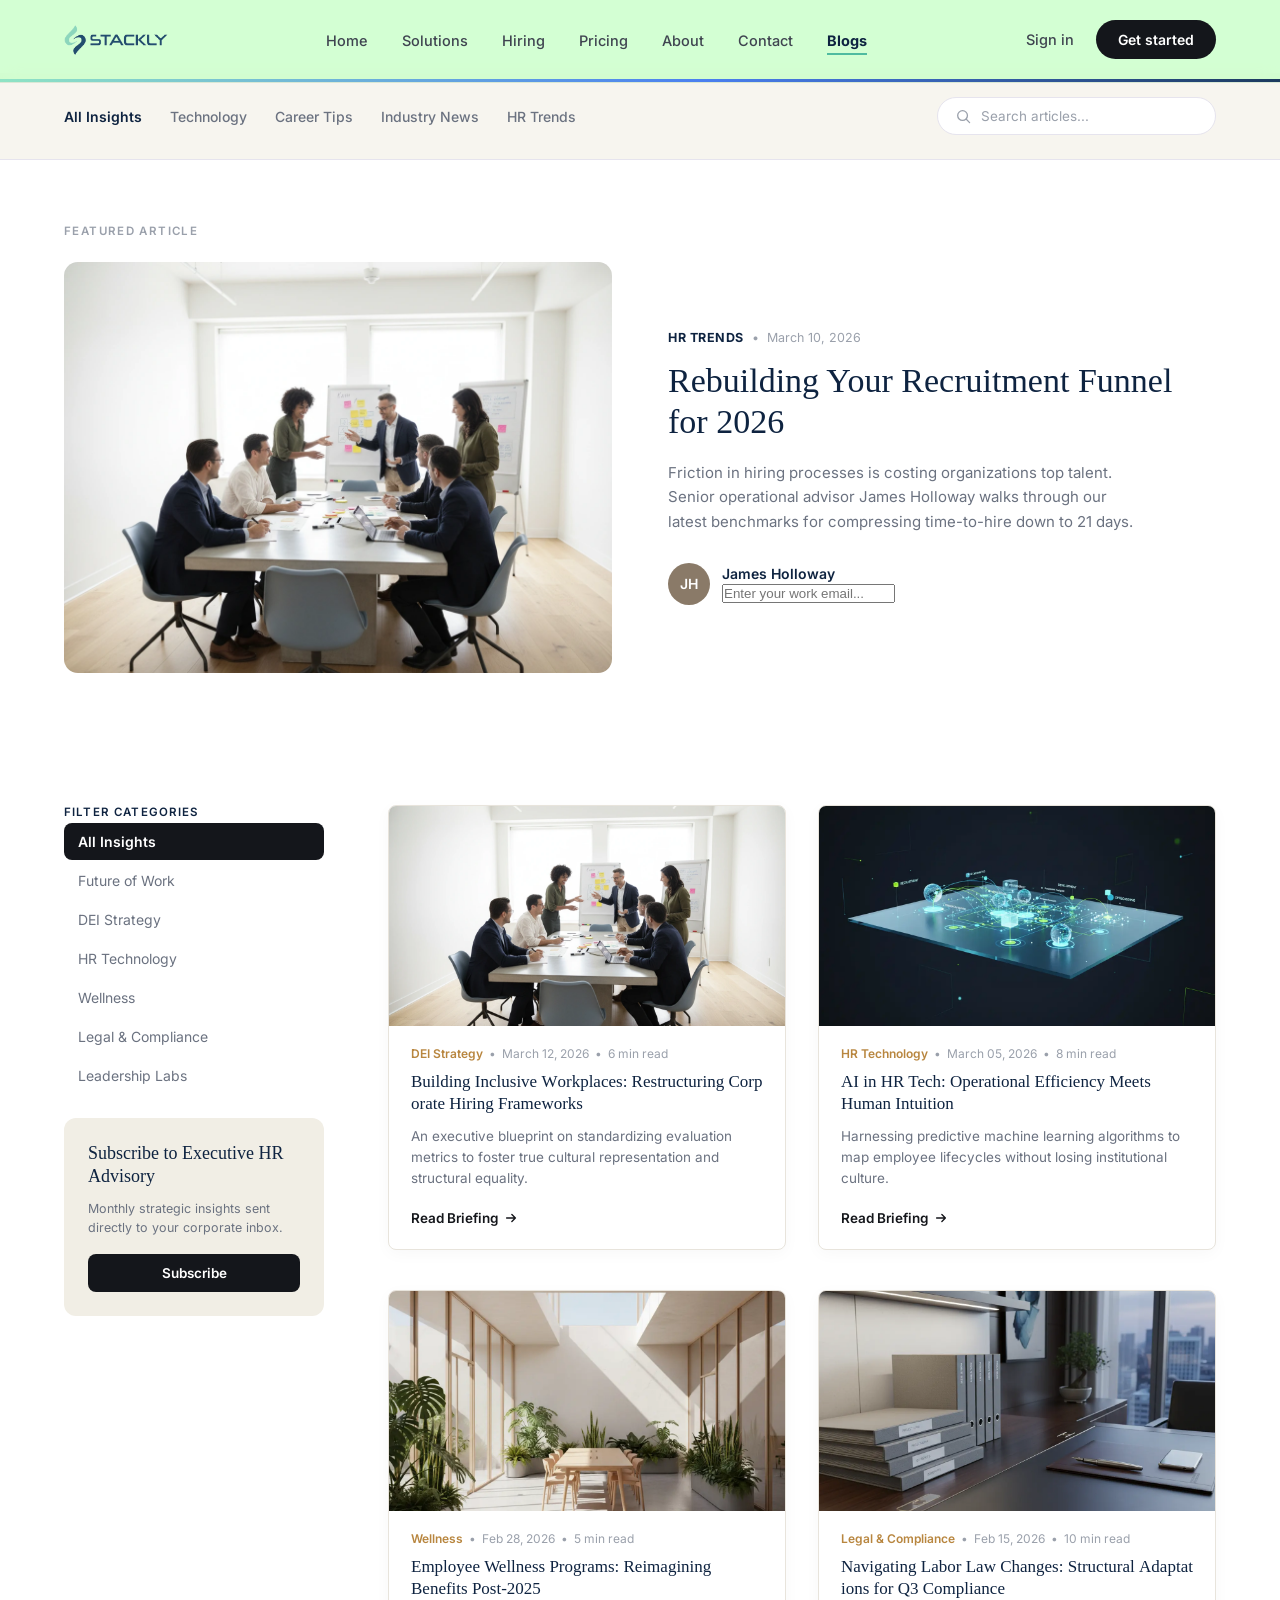
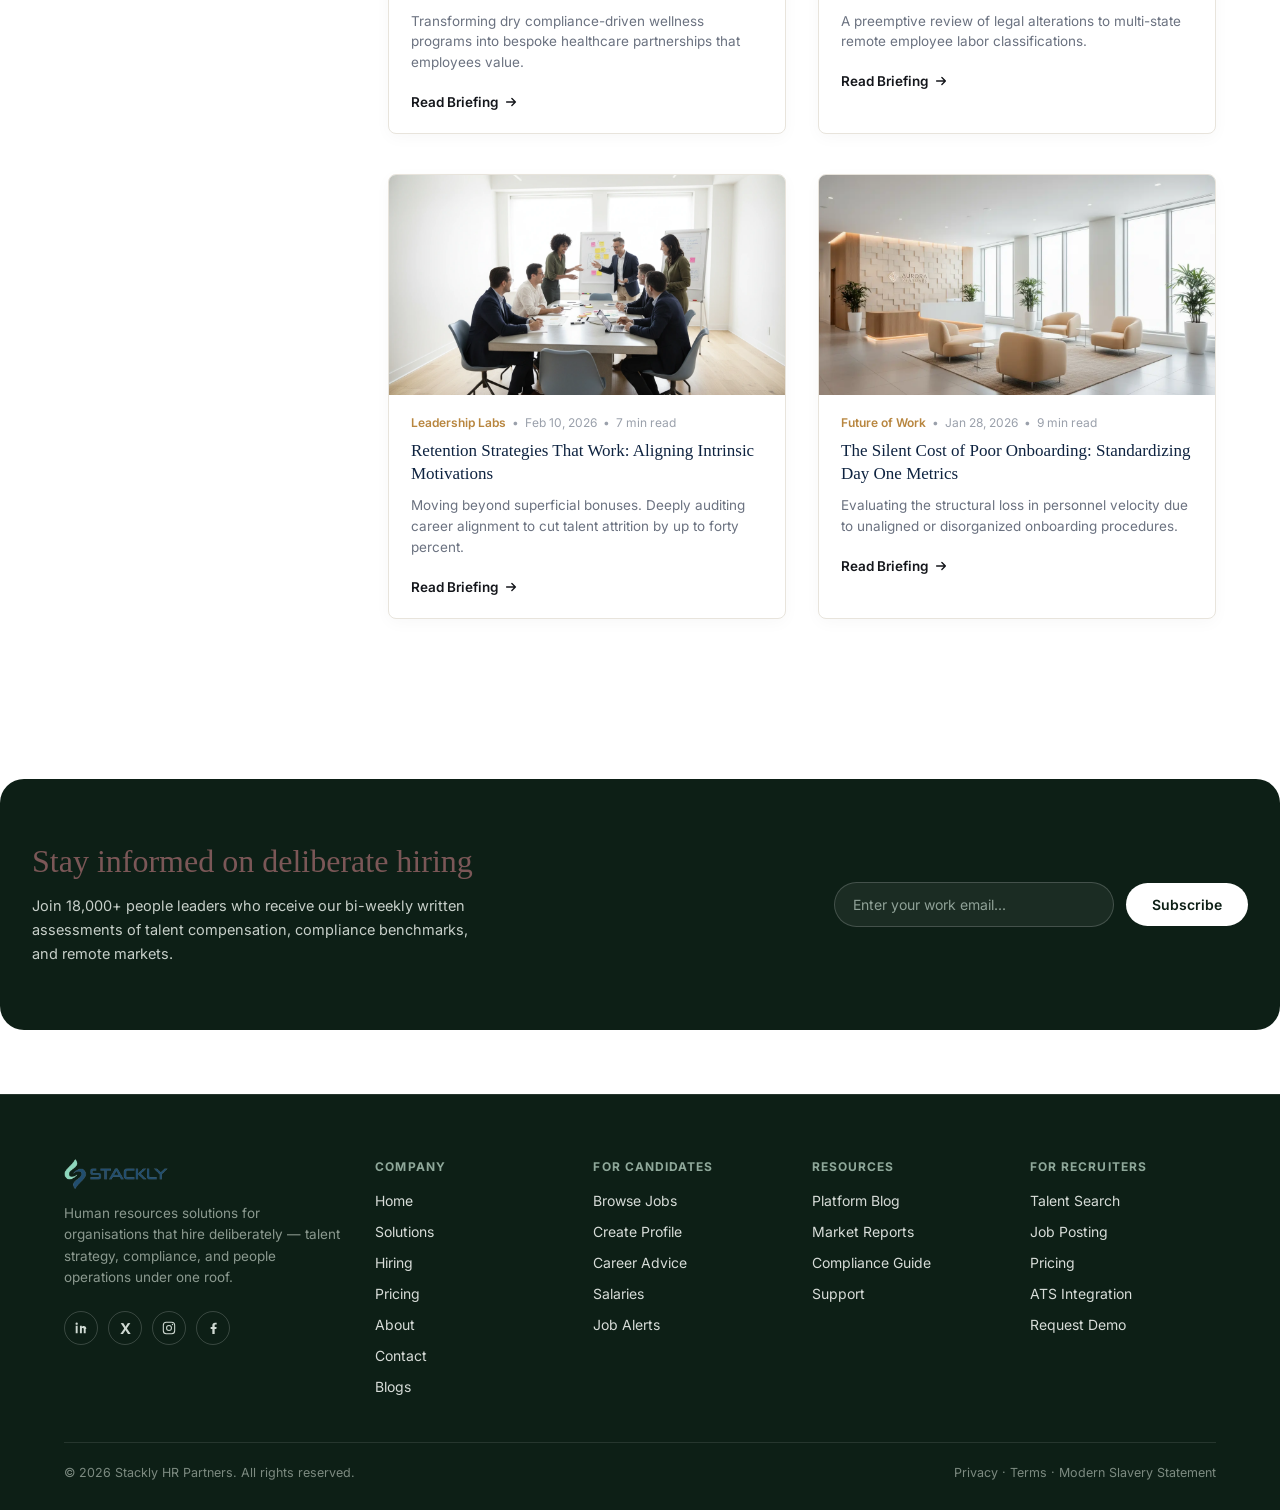
<file: blogs.html>
<!DOCTYPE html>
<html lang="en">
<head>
<meta charset="UTF-8">
<meta name="viewport" content="width=device-width, initial-scale=1.0">
<title>Stackly — Insights on hiring, HR, and talent strategy</title>
<link rel="icon" type="image/png" href="assets/favicon.png">
<link rel="preconnect" href="https://fonts.googleapis.com">
<link rel="preconnect" href="https://fonts.gstatic.com" crossorigin>
<link href="https://fonts.googleapis.com/css2?family=Inter:wght@400;500;600;700&display=swap" rel="stylesheet">
<link rel="stylesheet" href="styles.css">
</head>
<body>

<header>
  <div class="wrap">
    <nav>
      <a href="index.html" class="logo" aria-label="Stackly home">
        <img src="images/logo.webp" alt="Stackly" class="logo-img">
      </a>

      <ul class="nav-links">
        <li><a href="index.html">Home</a></li>
        <li><a href="solutions.html">Solutions</a></li>
        <li><a href="hiring.html">Hiring</a></li>
        <li><a href="pricing.html">Pricing</a></li>
        <li><a href="about.html">About</a></li>
        <li><a href="contact.html">Contact</a></li>
        <li><a href="blogs.html">Blogs</a></li>
      </ul>

      <div class="nav-right">
        <a href="signin.html" class="nav-signin">Sign in</a>
        <a href="404.html" class="btn-pill-dark">Get started</a>
      </div>

      <button class="nav-toggle" type="button" aria-label="Open navigation menu" aria-expanded="false" aria-controls="mobile-menu">
        <span></span>
        <span></span>
        <span></span>
      </button>
    </nav>
  </div>
  <div class="seam"></div> 
</header>

<div class="mobile-menu" id="mobile-menu" aria-hidden="true">
  <a href="index.html">Home</a>
  <a href="solutions.html">Solutions</a>
  <a href="hiring.html">Hiring</a>
  <a href="pricing.html">Pricing</a>
  <a href="about.html">About</a>
  <a href="contact.html">Contact</a>
  <a href="blogs.html">Blogs</a>
  <div class="mobile-menu-actions">
    <a href="signin.html" class="nav-signin">Sign in</a>
    <a href="404.html" class="btn-pill-dark">Get started</a>
  </div>
</div>

<main id="top">

  <!-- BLOG SUB-HEADER -->
  <section class="blog-subheader">
    <div class="wrap">
      <div class="blog-tabs">
        <button type="button" class="active" data-filter="all">All Insights</button>
        <button type="button" data-filter="technology">Technology</button>
        <button type="button" data-filter="career-tips">Career Tips</button>
        <button type="button" data-filter="industry-news">Industry News</button>
        <button type="button" data-filter="hr-trends">HR Trends</button>
      </div>
      <div class="blog-search">
        <svg width="15" height="15" viewBox="0 0 16 16" fill="none" xmlns="http://www.w3.org/2000/svg"><circle cx="7" cy="7" r="5.2" stroke="currentColor" stroke-width="1.4"/><path d="M11 11l3.5 3.5" stroke="currentColor" stroke-width="1.4" stroke-linecap="round"/></svg>
        <input type="text" placeholder="Search articles...">
      </div>
    </div>
  </section>

  <!-- FEATURED ARTICLE -->
  <section class="featured-article" data-category="hr-trends">
    <div class="wrap">
      <div class="fa-label">Featured article</div>
      <div class="fa-grid reveal">
        <img class="fa-image" src="images/blog1.webp" alt="Team meeting around a conference table">
        <div class="fa-content">
          <div class="fa-meta">
            <span class="fa-tag">HR Trends</span>
            <span class="fa-dot">&bull;</span>
            <span class="fa-date">March 10, 2026</span>
          </div>
          <h2 class="serif">Rebuilding Your Recruitment Funnel for 2026</h2>
          <p>Friction in hiring processes is costing organizations top talent. Senior operational advisor James Holloway walks through our latest benchmarks for compressing time-to-hire down to 21 days.</p>
          <div class="fa-author">
            <div class="review-avatar" style="background:#8a7a68; width:42px; height:42px; font-size:14px;">JH</div>
            <div>
              <div class="fan-name">James Holloway</div>
              <div class="nb-input-wrap">
                <input type="email" pattern="[^\s@]+@[^\s@]+\.[A-Za-z]{2,}" placeholder="Enter your work email..." required>
                <span class="nb-error" aria-live="polite"></span>
              </div>
            </div>
          </div>
        </div>
      </div>
    </div>
  </section>

  <!-- BLOG MAIN GRID -->
  <section class="blog-main">
    <div class="wrap">
      <div class="blog-main-grid">

        <aside class="blog-sidebar reveal">
          <div>
            <div class="filter-label">Filter categories</div>
            <div class="filter-list">
              <button type="button" class="active" data-filter="all">All Insights</button>
              <button type="button" data-filter="future-of-work">Future of Work</button>
              <button type="button" data-filter="dei-strategy">DEI Strategy</button>
              <button type="button" data-filter="hr-technology">HR Technology</button>
              <button type="button" data-filter="wellness">Wellness</button>
              <button type="button" data-filter="legal-compliance">Legal &amp; Compliance</button>
              <button type="button" data-filter="leadership-labs">Leadership Labs</button>
            </div>
          </div>

          <div class="sidebar-subscribe">
            <h3 class="serif">Subscribe to Executive HR Advisory</h3>
            <p>Monthly strategic insights sent directly to your corporate inbox.</p>
            <button type="button">Subscribe</button>
          </div>
        </aside>

        <div class="posts-grid">
          <article class="post-card reveal" data-category="career-tips" data-sidebar-category="dei-strategy">
            <img src="images/blog1.webp" alt="Team collaborating around a whiteboard">
            <div class="post-card-body">
              <div class="post-meta"><span class="tag">DEI Strategy</span><span>&bull;</span><span>March 12, 2026</span><span>&bull;</span><span>6 min read</span></div>
              <h3 class="serif">Building Inclusive Workplaces: Restructuring Corporate Hiring Frameworks</h3>
              <p class="excerpt">An executive blueprint on standardizing evaluation metrics to foster true cultural representation and structural equality.</p>
              <a href="404.html" class="read-briefing">Read Briefing <svg width="14" height="14" viewBox="0 0 16 16" fill="none" xmlns="http://www.w3.org/2000/svg"><path d="M3 8h10M9 4l4 4-4 4" stroke="currentColor" stroke-width="1.6" stroke-linecap="round" stroke-linejoin="round"/></svg></a>
            </div>
          </article>

          <article class="post-card reveal" data-category="technology" data-sidebar-category="hr-technology">
            <img src="images/blog2.webp" alt="Abstract digital technology visualization">
            <div class="post-card-body">
              <div class="post-meta"><span class="tag">HR Technology</span><span>&bull;</span><span>March 05, 2026</span><span>&bull;</span><span>8 min read</span></div>
              <h3 class="serif">AI in HR Tech: Operational Efficiency Meets Human Intuition</h3>
              <p class="excerpt">Harnessing predictive machine learning algorithms to map employee lifecycles without losing institutional culture.</p>
              <a href="404.html" class="read-briefing">Read Briefing <svg width="14" height="14" viewBox="0 0 16 16" fill="none" xmlns="http://www.w3.org/2000/svg"><path d="M3 8h10M9 4l4 4-4 4" stroke="currentColor" stroke-width="1.6" stroke-linecap="round" stroke-linejoin="round"/></svg></a>
            </div>
          </article>

          <article class="post-card reveal" data-category="hr-trends" data-sidebar-category="wellness">
            <img src="images/blog3.webp" alt="Bright office interior with plants">
            <div class="post-card-body">
              <div class="post-meta"><span class="tag">Wellness</span><span>&bull;</span><span>Feb 28, 2026</span><span>&bull;</span><span>5 min read</span></div>
              <h3 class="serif">Employee Wellness Programs: Reimagining Benefits Post-2025</h3>
              <p class="excerpt">Transforming dry compliance-driven wellness programs into bespoke healthcare partnerships that employees value.</p>
              <a href="404.html" class="read-briefing">Read Briefing <svg width="14" height="14" viewBox="0 0 16 16" fill="none" xmlns="http://www.w3.org/2000/svg"><path d="M3 8h10M9 4l4 4-4 4" stroke="currentColor" stroke-width="1.6" stroke-linecap="round" stroke-linejoin="round"/></svg></a>
            </div>
          </article>

          <article class="post-card reveal" data-category="industry-news" data-sidebar-category="legal-compliance">
            <img src="images/blog4.webp" alt="Office desk with documents and city view">
            <div class="post-card-body">
              <div class="post-meta"><span class="tag">Legal &amp; Compliance</span><span>&bull;</span><span>Feb 15, 2026</span><span>&bull;</span><span>10 min read</span></div>
              <h3 class="serif">Navigating Labor Law Changes: Structural Adaptations for Q3 Compliance</h3>
              <p class="excerpt">A preemptive review of legal alterations to multi-state remote employee labor classifications.</p>
              <a href="404.html" class="read-briefing">Read Briefing <svg width="14" height="14" viewBox="0 0 16 16" fill="none" xmlns="http://www.w3.org/2000/svg"><path d="M3 8h10M9 4l4 4-4 4" stroke="currentColor" stroke-width="1.6" stroke-linecap="round" stroke-linejoin="round"/></svg></a>
            </div>
          </article>

          <article class="post-card reveal" data-category="career-tips" data-sidebar-category="leadership-labs">
            <img src="images/blog1.webp" alt="People reading in a library lounge">
            <div class="post-card-body">
              <div class="post-meta"><span class="tag">Leadership Labs</span><span>&bull;</span><span>Feb 10, 2026</span><span>&bull;</span><span>7 min read</span></div>
              <h3 class="serif">Retention Strategies That Work: Aligning Intrinsic Motivations</h3>
              <p class="excerpt">Moving beyond superficial bonuses. Deeply auditing career alignment to cut talent attrition by up to forty percent.</p>
              <a href="404.html" class="read-briefing">Read Briefing <svg width="14" height="14" viewBox="0 0 16 16" fill="none" xmlns="http://www.w3.org/2000/svg"><path d="M3 8h10M9 4l4 4-4 4" stroke="currentColor" stroke-width="1.6" stroke-linecap="round" stroke-linejoin="round"/></svg></a>
            </div>
          </article>

          <article class="post-card reveal" data-category="industry-news" data-sidebar-category="future-of-work">
            <img src="images/blog6.webp" alt="Bright modern office lounge">
            <div class="post-card-body">
              <div class="post-meta"><span class="tag">Future of Work</span><span>&bull;</span><span>Jan 28, 2026</span><span>&bull;</span><span>9 min read</span></div>
              <h3 class="serif">The Silent Cost of Poor Onboarding: Standardizing Day One Metrics</h3>
              <p class="excerpt">Evaluating the structural loss in personnel velocity due to unaligned or disorganized onboarding procedures.</p>
              <a href="404.html" class="read-briefing">Read Briefing <svg width="14" height="14" viewBox="0 0 16 16" fill="none" xmlns="http://www.w3.org/2000/svg"><path d="M3 8h10M9 4l4 4-4 4" stroke="currentColor" stroke-width="1.6" stroke-linecap="round" stroke-linejoin="round"/></svg></a>
            </div>
          </article>
        </div>

      </div>
    </div>
  </section>

  <!-- NEWSLETTER BANNER -->
  <section class="wrap-outer">
    <div class="newsletter-banner reveal">
      <div class="nb-content">
        <h2 class="serif">Stay informed on deliberate hiring</h2>
        <p>Join 18,000+ people leaders who receive our bi-weekly written assessments of talent compensation, compliance benchmarks, and remote markets.</p>
      </div>
      <form class="nb-form" novalidate>
        <div class="nb-input-wrap">
          <input type="email" placeholder="Enter your work email...">
          <span class="nb-error" aria-live="polite"></span>
        </div>
        <button type="submit">Subscribe</button>
      </form>
    </div>
  </section>

</main>

<footer id="footer">
  <div class="wrap">
    <div class="footer-top">
      <div>
        <a href="index.html" class="logo" aria-label="Stackly home">
          <img src="images/logo.webp" alt="Stackly" class="logo-img">
        </a>
        <p>Human resources solutions for organisations that hire deliberately — talent strategy, compliance, and people operations under one roof.</p>
        <div class="footer-social">
          <a href="404.html" aria-label="LinkedIn">
            <svg width="16" height="16" viewBox="0 0 24 24" fill="none" xmlns="http://www.w3.org/2000/svg"><path d="M6.94 8.5H4.06V20H6.94V8.5ZM5.5 7.25A1.75 1.75 0 1 0 5.5 3.75a1.75 1.75 0 0 0 0 3.5ZM20 13.5c0-3-1.6-4.5-3.9-4.5-1.5 0-2.4.75-2.8 1.4V8.5H10.4V20h2.9v-6.1c0-.9.2-1.8 1.4-1.8 1.2 0 1.4.9 1.4 1.9V20H19V13.5h1Z" fill="currentColor"/></svg>
          </a>
          <a href="404.html" aria-label="X">
            <svg width="16" height="16" viewBox="0 0 24 24" fill="none" xmlns="http://www.w3.org/2000/svg"><path d="M20 6.3c-.6.3-1.2.5-1.9.6.7-.4 1.2-1 1.4-1.8-.6.4-1.4.7-2.1.8a3.3 3.3 0 0 0-5.7 3 9.4 9.4 0 0 1-6.8-3.5 3.3 3.3 0 0 0 1 4.4c-.5 0-1-.2-1.5-.4v.1c0 1.6 1.2 3 2.7 3.3-.5.1-1 .2-1.5.1.4 1.4 1.7 2.3 3.2 2.4A6.6 6.6 0 0 1 4 16.6a9.3 9.3 0 0 0 5.1 1.5c6.1 0 9.4-5 9.4-9.4v-.4c.6-.5 1.2-1.1 1.5-1.9Z" fill="currentColor"/></svg>
          </a>
          <a href="404.html" aria-label="Instagram">
            <svg width="16" height="16" viewBox="0 0 24 24" fill="none" xmlns="http://www.w3.org/2000/svg"><rect x="3.5" y="3.5" width="17" height="17" rx="4.5" stroke="currentColor" stroke-width="1.6"/><circle cx="12" cy="12" r="3.7" stroke="currentColor" stroke-width="1.6"/><circle cx="17.2" cy="6.8" r="1" fill="currentColor"/></svg>
          </a>
          <a href="404.html" aria-label="Facebook">
            <svg width="16" height="16" viewBox="0 0 24 24" fill="none" xmlns="http://www.w3.org/2000/svg"><path d="M14.5 21v-7.5H17l.4-3H14.5V8.4c0-.9.2-1.5 1.5-1.5H17.5V4.3C17.2 4.3 16.2 4.2 15 4.2c-2.4 0-4 1.5-4 4.1v2.2H8.5v3H11V21h3.5Z" fill="currentColor"/></svg>
          </a>
        </div>
      </div>

      <div class="footer-col">
        <h4>Company</h4>
        <ul>
          <li><a href="index.html">Home</a></li>
          <li><a href="solutions.html">Solutions</a></li>
          <li><a href="hiring.html">Hiring</a></li>
          <li><a href="pricing.html">Pricing</a></li>
          <li><a href="about.html">About</a></li>
          <li><a href="contact.html">Contact</a></li>
          <li><a href="blogs.html">Blogs</a></li>
        </ul>
      </div>

      <div class="footer-col">
        <h4>For candidates</h4>
        <ul>
          <li><a href="404.html">Browse Jobs</a></li>
          <li><a href="404.html">Create Profile</a></li>
          <li><a href="404.html">Career Advice</a></li>
          <li><a href="404.html">Salaries</a></li>
          <li><a href="404.html">Job Alerts</a></li>
        </ul>
      </div>

      <div class="footer-col">
        <h4>Resources</h4>
        <ul>
          <li><a href="404.html">Platform Blog</a></li>
          <li><a href="404.html">Market Reports</a></li>
          <li><a href="404.html">Compliance Guide</a></li>
          <li><a href="404.html">Support</a></li>
        </ul>
      </div>

      <div class="footer-col">
        <h4>For recruiters</h4>
        <ul>
          <li><a href="404.html">Talent Search</a></li>
          <li><a href="404.html">Job Posting</a></li>
          <li><a href="404.html">Pricing</a></li>
          <li><a href="404.html">ATS Integration</a></li>
          <li><a href="404.html">Request Demo</a></li>
        </ul>
      </div>
    </div>

    <div class="footer-bottom">
      <span>© 2026 Stackly HR Partners. All rights reserved.</span>
      <span><a href="404.html">Privacy</a> &middot; <a href="404.html">Terms</a> &middot; <a href="404.html">Modern Slavery Statement</a></span>
    </div>
  </div>
</footer>

<script src="script.js"></script>

</body>
</html>
</file>
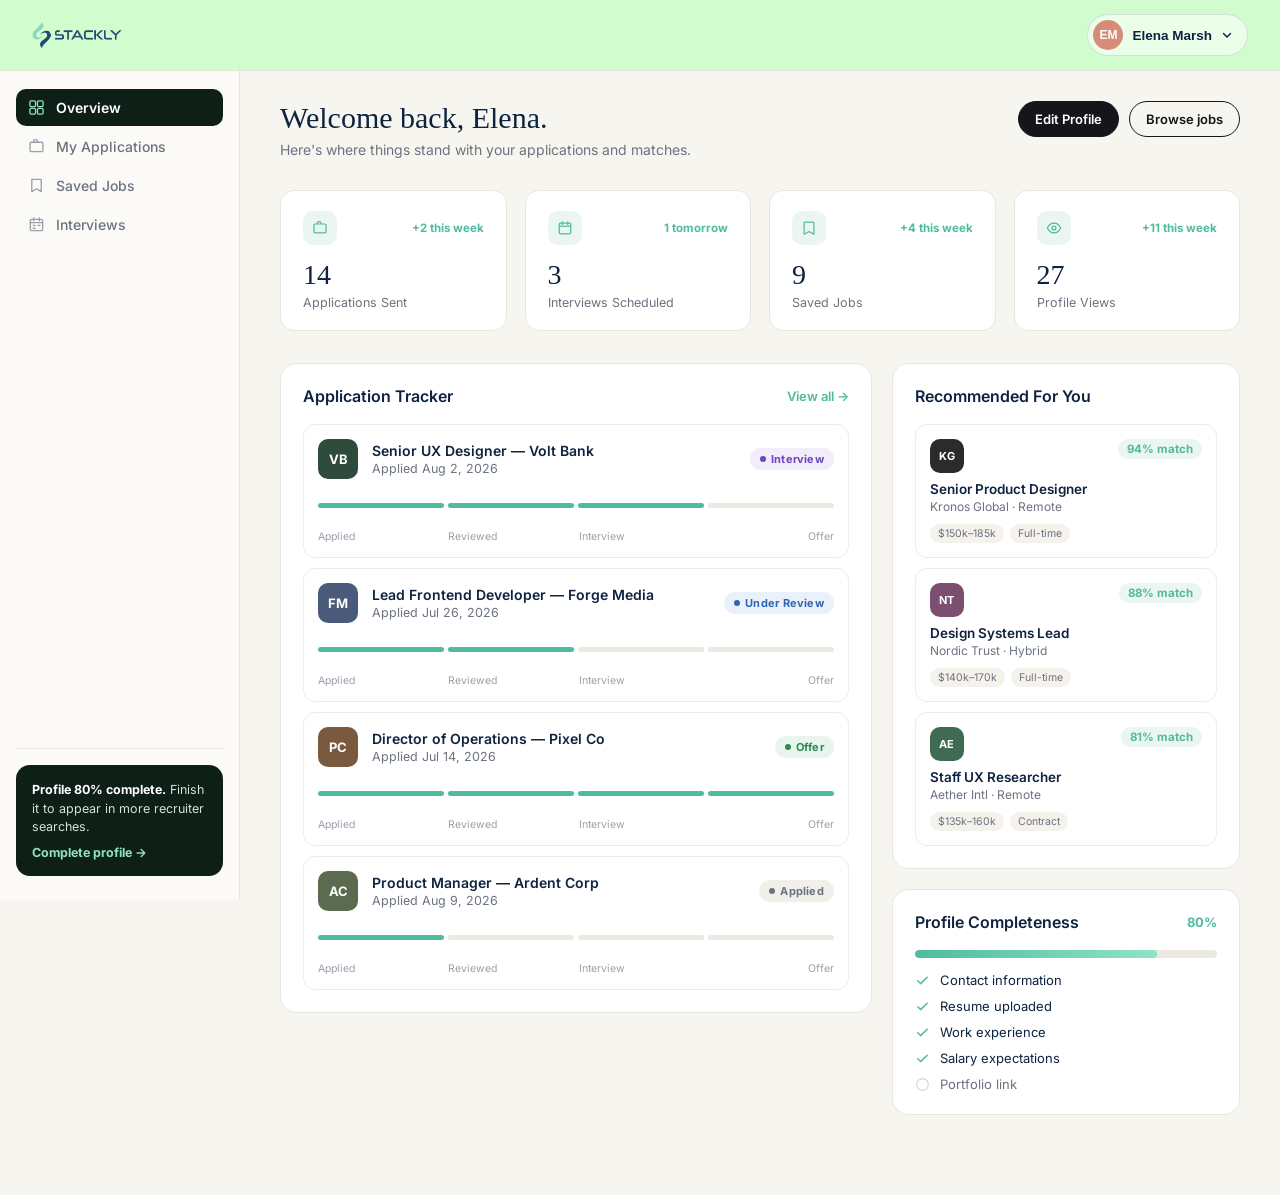
<file: candidate-dashboard (2).html>
<!DOCTYPE html>
<html lang="en">
<head>
<meta charset="UTF-8">
<meta name="viewport" content="width=device-width, initial-scale=1.0">
<title>Candidate Dashboard — Stackly</title>
<link rel="icon" type="image/png" href="assets/favicon.png">
<link rel="preconnect" href="https://fonts.googleapis.com">
<link rel="preconnect" href="https://fonts.gstatic.com" crossorigin>
<link href="https://fonts.googleapis.com/css2?family=Inter:wght@400;500;600;700&display=swap" rel="stylesheet">
<link rel="stylesheet" href="styles.css">
<link rel="stylesheet" href="dashboard.css">
</head>
<body class="dash-body">

<header class="dash-header">
  <div class="dash-nav">
    <button class="dash-menu-btn" aria-label="Open menu">
      <svg width="18" height="18" viewBox="0 0 18 18" fill="none" xmlns="http://www.w3.org/2000/svg"><path d="M2 4.5h14M2 9h14M2 13.5h14" stroke="currentColor" stroke-width="1.6" stroke-linecap="round"/></svg>
    </button>

    <a href="index.html" class="logo" aria-label="Stackly home">
      <img src="images/logo.webp" alt="Stackly" class="logo-img">
    </a>

    <div class="dash-nav-right">
      <div class="dash-profile">
        <button class="dash-profile-btn" aria-haspopup="true">
          <div class="dash-avatar" style="background:#d98b7a;">EM</div>
          <span class="dash-name">Elena Marsh</span>
          <svg width="12" height="12" viewBox="0 0 12 12" fill="none" xmlns="http://www.w3.org/2000/svg"><path d="M2.5 4.5L6 8l3.5-3.5" stroke="currentColor" stroke-width="1.5" stroke-linecap="round" stroke-linejoin="round"/></svg>
        </button>
        <div class="dash-profile-menu">
          <a href="404.html"><svg width="15" height="15" viewBox="0 0 16 16" fill="none" xmlns="http://www.w3.org/2000/svg"><circle cx="8" cy="5.2" r="2.7" stroke="currentColor" stroke-width="1.3"/><path d="M2.5 13.5c1-2.7 3-4 5.5-4s4.5 1.3 5.5 4" stroke="currentColor" stroke-width="1.3" stroke-linecap="round"/></svg>Your profile</a>
          <a href="404.html"><svg width="15" height="15" viewBox="0 0 16 16" fill="none" xmlns="http://www.w3.org/2000/svg"><path d="M8.7 2.3l4 1.4c.3.1.5.4.5.7v3.4c0 3.3-2 5.7-4.9 6.9a.9.9 0 01-.6 0C4.8 13.5 2.8 11.1 2.8 7.8V4.4c0-.3.2-.6.5-.7l4-1.4a.9.9 0 01.6 0z" stroke="currentColor" stroke-width="1.2" stroke-linejoin="round"/></svg>Privacy &amp; security</a>
          <a href="404.html"><svg width="15" height="15" viewBox="0 0 16 16" fill="none" xmlns="http://www.w3.org/2000/svg"><path d="M3 8.5l3.2 3.2L13 4.9" stroke="currentColor" stroke-width="1.3" stroke-linecap="round" stroke-linejoin="round"/></svg>Application preferences</a>
          <a href="404.html"><svg width="15" height="15" viewBox="0 0 16 16" fill="none" xmlns="http://www.w3.org/2000/svg"><circle cx="8" cy="8" r="6.2" stroke="currentColor" stroke-width="1.3"/><path d="M8 5.3v3.2M8 10.7h.01" stroke="currentColor" stroke-width="1.3" stroke-linecap="round"/></svg>Help &amp; support</a>
          <div class="divider"></div>
          <a href="signin.html" class="danger"><svg width="15" height="15" viewBox="0 0 16 16" fill="none" xmlns="http://www.w3.org/2000/svg"><path d="M6 14H3.5a1 1 0 01-1-1V3a1 1 0 011-1H6M10.5 11l3-3-3-3M13.3 8H6" stroke="currentColor" stroke-width="1.3" stroke-linecap="round" stroke-linejoin="round"/></svg>Sign out</a>
        </div>
      </div>
    </div>
  </div>
</header>

<div class="dash-overlay"></div>

<div class="dash-shell">

  <aside class="dash-sidebar">
    <div>
      <div class="dash-nav-group">
        <a href="404.html" class="dash-nav-item active" data-view="overview">
          <svg width="17" height="17" viewBox="0 0 18 18" fill="none" xmlns="http://www.w3.org/2000/svg"><rect x="2" y="2" width="6" height="6" rx="1.4" stroke="currentColor" stroke-width="1.4"/><rect x="10" y="2" width="6" height="6" rx="1.4" stroke="currentColor" stroke-width="1.4"/><rect x="2" y="10" width="6" height="6" rx="1.4" stroke="currentColor" stroke-width="1.4"/><rect x="10" y="10" width="6" height="6" rx="1.4" stroke="currentColor" stroke-width="1.4"/></svg>
          <span>Overview</span>
        </a>
        <a href="404.html" class="dash-nav-item" data-view="applications">
          <svg width="17" height="17" viewBox="0 0 18 18" fill="none" xmlns="http://www.w3.org/2000/svg"><rect x="2.2" y="4.5" width="13.6" height="10" rx="1.6" stroke="currentColor" stroke-width="1.4"/><path d="M6 4.5V3.3a1.6 1.6 0 011.6-1.6h.8a1.6 1.6 0 011.6 1.6v1.2" stroke="currentColor" stroke-width="1.4"/></svg>
          <span>My Applications</span>
        </a>
        <a href="404.html" class="dash-nav-item" data-view="saved">
          <svg width="17" height="17" viewBox="0 0 18 18" fill="none" xmlns="http://www.w3.org/2000/svg"><path d="M4 2.5h10v13l-5-3-5 3v-13z" stroke="currentColor" stroke-width="1.4" stroke-linejoin="round"/></svg>
          <span>Saved Jobs</span>
        </a>
        <a href="404.html" class="dash-nav-item" data-view="interviews">
          <svg width="17" height="17" viewBox="0 0 18 18" fill="none" xmlns="http://www.w3.org/2000/svg"><rect x="2.5" y="3.5" width="13" height="12" rx="1.6" stroke="currentColor" stroke-width="1.4"/><path d="M2.5 7h13M6 2v3M12 2v3M5.5 10h2M10.5 10h2M5.5 13h2" stroke="currentColor" stroke-width="1.4" stroke-linecap="round"/></svg>
          <span>Interviews</span>
        </a>
      </div>
    </div>

    <div class="dash-sidebar-footer">
      <div class="dash-upgrade-card">
        <p><strong style="color:#fff;">Profile 80% complete.</strong> Finish it to appear in more recruiter searches.</p>
        <a href="404.html">Complete profile &rarr;</a>
      </div>
    </div>
  </aside>

  <main class="dash-main">

    <div class="dash-view active" id="view-overview">

    <div class="dash-topline">
      <div>
        <h1 class="serif">Welcome back, Elena.</h1>
        <p>Here's where things stand with your applications and matches.</p>
      </div>
      <div class="dash-topline-actions">
        <a href="404.html" class="dash-btn-sm solid">Edit Profile</a>
        <a href="404.html" class="dash-btn-sm">Browse jobs</a>
      </div>
    </div>

    <div class="dash-stats">
      <div class="dash-stat-card">
        <div class="dash-stat-top">
          <div class="dash-stat-icon">
            <svg width="16" height="16" viewBox="0 0 18 18" fill="none" xmlns="http://www.w3.org/2000/svg"><rect x="2.2" y="4.5" width="13.6" height="10" rx="1.6" stroke="currentColor" stroke-width="1.4"/><path d="M6 4.5V3.3a1.6 1.6 0 011.6-1.6h.8a1.6 1.6 0 011.6 1.6v1.2" stroke="currentColor" stroke-width="1.4"/></svg>
          </div>
          <span class="dash-stat-delta">+2 this week</span>
        </div>
        <div class="dash-stat-num">14</div>
        <div class="dash-stat-label">Applications Sent</div>
      </div>

      <div class="dash-stat-card">
        <div class="dash-stat-top">
          <div class="dash-stat-icon">
            <svg width="16" height="16" viewBox="0 0 18 18" fill="none" xmlns="http://www.w3.org/2000/svg"><rect x="2.5" y="3.5" width="13" height="12" rx="1.6" stroke="currentColor" stroke-width="1.4"/><path d="M2.5 7h13" stroke="currentColor" stroke-width="1.4"/><path d="M6 2v3M12 2v3" stroke="currentColor" stroke-width="1.4" stroke-linecap="round"/></svg>
          </div>
          <span class="dash-stat-delta">1 tomorrow</span>
        </div>
        <div class="dash-stat-num">3</div>
        <div class="dash-stat-label">Interviews Scheduled</div>
      </div>

      <div class="dash-stat-card">
        <div class="dash-stat-top">
          <div class="dash-stat-icon">
            <svg width="16" height="16" viewBox="0 0 18 18" fill="none" xmlns="http://www.w3.org/2000/svg"><path d="M4.5 2.5h9a1 1 0 011 1V16l-5.5-3-5.5 3V3.5a1 1 0 011-1z" stroke="currentColor" stroke-width="1.4" stroke-linejoin="round"/></svg>
          </div>
          <span class="dash-stat-delta">+4 this week</span>
        </div>
        <div class="dash-stat-num">9</div>
        <div class="dash-stat-label">Saved Jobs</div>
      </div>

      <div class="dash-stat-card">
        <div class="dash-stat-top">
          <div class="dash-stat-icon">
            <svg width="16" height="16" viewBox="0 0 18 18" fill="none" xmlns="http://www.w3.org/2000/svg"><path d="M1.5 9S4.2 3.5 9 3.5 16.5 9 16.5 9 13.8 14.5 9 14.5 1.5 9 1.5 9z" stroke="currentColor" stroke-width="1.4" stroke-linejoin="round"/><circle cx="9" cy="9" r="2.2" stroke="currentColor" stroke-width="1.4"/></svg>
          </div>
          <span class="dash-stat-delta">+11 this week</span>
        </div>
        <div class="dash-stat-num">27</div>
        <div class="dash-stat-label">Profile Views</div>
      </div>
    </div>

    <div class="dash-grid">

      <div class="dash-panel">
        <div class="dash-panel-head">
          <h2>Application Tracker</h2>
          <a href="404.html" class="dash-panel-link">View all &rarr;</a>
        </div>
        <div class="dash-list">

          <div class="dash-row" style="flex-direction:column; align-items:stretch;">
            <div style="display:flex; align-items:center; gap:14px; width:100%;">
              <div class="dash-row-avatar" style="background:#2f4b3c;">VB</div>
              <div class="dash-row-body">
                <div class="dash-row-title">Senior UX Designer — Volt Bank</div>
                <div class="dash-row-sub">Applied Aug 2, 2026</div>
              </div>
              <div class="dash-row-meta">
                <span class="dash-badge interview">Interview</span>
              </div>
            </div>
            <div class="dash-progress-track">
              <div class="dash-progress-step done"></div>
              <div class="dash-progress-step done"></div>
              <div class="dash-progress-step done"></div>
              <div class="dash-progress-step"></div>
            </div>
            <div class="dash-progress-labels">
              <span>Applied</span><span>Reviewed</span><span>Interview</span><span>Offer</span>
            </div>
          </div>

          <div class="dash-row" style="flex-direction:column; align-items:stretch;">
            <div style="display:flex; align-items:center; gap:14px; width:100%;">
              <div class="dash-row-avatar" style="background:#4a5a7a;">FM</div>
              <div class="dash-row-body">
                <div class="dash-row-title">Lead Frontend Developer — Forge Media</div>
                <div class="dash-row-sub">Applied Jul 26, 2026</div>
              </div>
              <div class="dash-row-meta">
                <span class="dash-badge review">Under Review</span>
              </div>
            </div>
            <div class="dash-progress-track">
              <div class="dash-progress-step done"></div>
              <div class="dash-progress-step done"></div>
              <div class="dash-progress-step"></div>
              <div class="dash-progress-step"></div>
            </div>
            <div class="dash-progress-labels">
              <span>Applied</span><span>Reviewed</span><span>Interview</span><span>Offer</span>
            </div>
          </div>

          <div class="dash-row" style="flex-direction:column; align-items:stretch;">
            <div style="display:flex; align-items:center; gap:14px; width:100%;">
              <div class="dash-row-avatar" style="background:#7a5a3f;">PC</div>
              <div class="dash-row-body">
                <div class="dash-row-title">Director of Operations — Pixel Co</div>
                <div class="dash-row-sub">Applied Jul 14, 2026</div>
              </div>
              <div class="dash-row-meta">
                <span class="dash-badge offer">Offer</span>
              </div>
            </div>
            <div class="dash-progress-track">
              <div class="dash-progress-step done"></div>
              <div class="dash-progress-step done"></div>
              <div class="dash-progress-step done"></div>
              <div class="dash-progress-step done"></div>
            </div>
            <div class="dash-progress-labels">
              <span>Applied</span><span>Reviewed</span><span>Interview</span><span>Offer</span>
            </div>
          </div>

          <div class="dash-row" style="flex-direction:column; align-items:stretch;">
            <div style="display:flex; align-items:center; gap:14px; width:100%;">
              <div class="dash-row-avatar" style="background:#5a6b4f;">AC</div>
              <div class="dash-row-body">
                <div class="dash-row-title">Product Manager — Ardent Corp</div>
                <div class="dash-row-sub">Applied Aug 9, 2026</div>
              </div>
              <div class="dash-row-meta">
                <span class="dash-badge applied">Applied</span>
              </div>
            </div>
            <div class="dash-progress-track">
              <div class="dash-progress-step done"></div>
              <div class="dash-progress-step"></div>
              <div class="dash-progress-step"></div>
              <div class="dash-progress-step"></div>
            </div>
            <div class="dash-progress-labels">
              <span>Applied</span><span>Reviewed</span><span>Interview</span><span>Offer</span>
            </div>
          </div>

        </div>
      </div>

      <div style="display:flex; flex-direction:column; gap:20px; min-width:0;">
        <div class="dash-panel">
          <div class="dash-panel-head">
            <h2>Recommended For You</h2>
          </div>
          <div>
            <div class="dash-match-card">
              <div class="dash-match-top">
                <div class="dash-row-avatar" style="background:#2b2b2b; width:34px; height:34px; font-size:11px;">KG</div>
                <span class="dash-match-pct">94% match</span>
              </div>
              <div class="dash-match-role">Senior Product Designer</div>
              <div class="dash-match-company">Kronos Global · Remote</div>
              <div class="dash-match-tags"><span>$150k&ndash;185k</span><span>Full-time</span></div>
            </div>
            <div class="dash-match-card">
              <div class="dash-match-top">
                <div class="dash-row-avatar" style="background:#7a4f6f; width:34px; height:34px; font-size:11px;">NT</div>
                <span class="dash-match-pct">88% match</span>
              </div>
              <div class="dash-match-role">Design Systems Lead</div>
              <div class="dash-match-company">Nordic Trust · Hybrid</div>
              <div class="dash-match-tags"><span>$140k&ndash;170k</span><span>Full-time</span></div>
            </div>
            <div class="dash-match-card" style="margin-bottom:0;">
              <div class="dash-match-top">
                <div class="dash-row-avatar" style="background:#3f6b52; width:34px; height:34px; font-size:11px;">AE</div>
                <span class="dash-match-pct">81% match</span>
              </div>
              <div class="dash-match-role">Staff UX Researcher</div>
              <div class="dash-match-company">Aether Intl · Remote</div>
              <div class="dash-match-tags"><span>$135k&ndash;160k</span><span>Contract</span></div>
            </div>
          </div>
        </div>

        <div class="dash-panel">
          <div class="dash-panel-head">
            <h2>Profile Completeness</h2>
            <span style="font-size:13px; font-weight:700; color:var(--mint-deep);">80%</span>
          </div>
          <div class="dash-meter">
            <div class="dash-meter-fill" style="width:80%;"></div>
          </div>
          <ul class="dash-checklist">
            <li class="done"><svg width="15" height="15" viewBox="0 0 16 16" fill="none" xmlns="http://www.w3.org/2000/svg"><path d="M3 8.3l3 3L13 4.5" stroke="currentColor" stroke-width="1.6" stroke-linecap="round" stroke-linejoin="round"/></svg><span>Contact information</span></li>
            <li class="done"><svg width="15" height="15" viewBox="0 0 16 16" fill="none" xmlns="http://www.w3.org/2000/svg"><path d="M3 8.3l3 3L13 4.5" stroke="currentColor" stroke-width="1.6" stroke-linecap="round" stroke-linejoin="round"/></svg><span>Resume uploaded</span></li>
            <li class="done"><svg width="15" height="15" viewBox="0 0 16 16" fill="none" xmlns="http://www.w3.org/2000/svg"><path d="M3 8.3l3 3L13 4.5" stroke="currentColor" stroke-width="1.6" stroke-linecap="round" stroke-linejoin="round"/></svg><span>Work experience</span></li>
            <li class="done"><svg width="15" height="15" viewBox="0 0 16 16" fill="none" xmlns="http://www.w3.org/2000/svg"><path d="M3 8.3l3 3L13 4.5" stroke="currentColor" stroke-width="1.6" stroke-linecap="round" stroke-linejoin="round"/></svg><span>Salary expectations</span></li>
            <li><svg width="15" height="15" viewBox="0 0 16 16" fill="none" xmlns="http://www.w3.org/2000/svg"><circle cx="8" cy="8" r="6.2" stroke="currentColor" stroke-width="1.3"/></svg><span>Portfolio link</span></li>
          </ul>
        </div>
      </div>

    </div>

    </div><!-- /view-overview -->

    <div class="dash-view" id="view-applications">

      <div class="dash-topline">
        <div>
          <h1 class="serif">My Applications</h1>
          <p>Every role you've applied to, and where each one stands.</p>
        </div>
        <div class="dash-topline-actions">
          <a href="hiring.html#open-positions" class="dash-btn-sm solid">Browse jobs</a>
        </div>
      </div>

      <div class="dash-filter-tabs">
        <button type="button" class="active" data-filter="all">All <span>7</span></button>
        <button type="button" data-filter="applied">Applied <span>2</span></button>
        <button type="button" data-filter="review">Under Review <span>2</span></button>
        <button type="button" data-filter="interview">Interview <span>2</span></button>
        <button type="button" data-filter="offer">Offer <span>1</span></button>
      </div>

      <div class="dash-panel">
        <div class="dash-list" id="applications-list">

          <div class="dash-row" data-status="interview" style="flex-direction:column; align-items:stretch;">
            <div style="display:flex; align-items:center; gap:14px; width:100%;">
              <div class="dash-row-avatar" style="background:#2f4b3c;">VB</div>
              <div class="dash-row-body">
                <div class="dash-row-title">Senior UX Designer — Volt Bank</div>
                <div class="dash-row-sub">Applied Aug 2, 2026</div>
              </div>
              <div class="dash-row-meta"><span class="dash-badge interview">Interview</span></div>
            </div>
            <div class="dash-progress-track">
              <div class="dash-progress-step done"></div><div class="dash-progress-step done"></div><div class="dash-progress-step done"></div><div class="dash-progress-step"></div>
            </div>
            <div class="dash-progress-labels"><span>Applied</span><span>Reviewed</span><span>Interview</span><span>Offer</span></div>
          </div>

          <div class="dash-row" data-status="review" style="flex-direction:column; align-items:stretch;">
            <div style="display:flex; align-items:center; gap:14px; width:100%;">
              <div class="dash-row-avatar" style="background:#4a5a7a;">FM</div>
              <div class="dash-row-body">
                <div class="dash-row-title">Lead Frontend Developer — Forge Media</div>
                <div class="dash-row-sub">Applied Jul 26, 2026</div>
              </div>
              <div class="dash-row-meta"><span class="dash-badge review">Under Review</span></div>
            </div>
            <div class="dash-progress-track">
              <div class="dash-progress-step done"></div><div class="dash-progress-step done"></div><div class="dash-progress-step"></div><div class="dash-progress-step"></div>
            </div>
            <div class="dash-progress-labels"><span>Applied</span><span>Reviewed</span><span>Interview</span><span>Offer</span></div>
          </div>

          <div class="dash-row" data-status="offer" style="flex-direction:column; align-items:stretch;">
            <div style="display:flex; align-items:center; gap:14px; width:100%;">
              <div class="dash-row-avatar" style="background:#7a5a3f;">PC</div>
              <div class="dash-row-body">
                <div class="dash-row-title">Director of Operations — Pixel Co</div>
                <div class="dash-row-sub">Applied Jul 14, 2026</div>
              </div>
              <div class="dash-row-meta"><span class="dash-badge offer">Offer</span></div>
            </div>
            <div class="dash-progress-track">
              <div class="dash-progress-step done"></div><div class="dash-progress-step done"></div><div class="dash-progress-step done"></div><div class="dash-progress-step done"></div>
            </div>
            <div class="dash-progress-labels"><span>Applied</span><span>Reviewed</span><span>Interview</span><span>Offer</span></div>
          </div>

          <div class="dash-row" data-status="applied" style="flex-direction:column; align-items:stretch;">
            <div style="display:flex; align-items:center; gap:14px; width:100%;">
              <div class="dash-row-avatar" style="background:#5a6b4f;">AC</div>
              <div class="dash-row-body">
                <div class="dash-row-title">Product Manager — Ardent Corp</div>
                <div class="dash-row-sub">Applied Aug 9, 2026</div>
              </div>
              <div class="dash-row-meta"><span class="dash-badge applied">Applied</span></div>
            </div>
            <div class="dash-progress-track">
              <div class="dash-progress-step done"></div><div class="dash-progress-step"></div><div class="dash-progress-step"></div><div class="dash-progress-step"></div>
            </div>
            <div class="dash-progress-labels"><span>Applied</span><span>Reviewed</span><span>Interview</span><span>Offer</span></div>
          </div>

          <div class="dash-row" data-status="review" style="flex-direction:column; align-items:stretch;">
            <div style="display:flex; align-items:center; gap:14px; width:100%;">
              <div class="dash-row-avatar" style="background:#3f6b7a;">KG</div>
              <div class="dash-row-body">
                <div class="dash-row-title">Senior Product Designer — Kronos Global</div>
                <div class="dash-row-sub">Applied Aug 5, 2026</div>
              </div>
              <div class="dash-row-meta"><span class="dash-badge review">Under Review</span></div>
            </div>
            <div class="dash-progress-track">
              <div class="dash-progress-step done"></div><div class="dash-progress-step done"></div><div class="dash-progress-step"></div><div class="dash-progress-step"></div>
            </div>
            <div class="dash-progress-labels"><span>Applied</span><span>Reviewed</span><span>Interview</span><span>Offer</span></div>
          </div>

          <div class="dash-row" data-status="interview" style="flex-direction:column; align-items:stretch;">
            <div style="display:flex; align-items:center; gap:14px; width:100%;">
              <div class="dash-row-avatar" style="background:#7a4f6f;">NT</div>
              <div class="dash-row-body">
                <div class="dash-row-title">Design Systems Lead — Nordic Trust</div>
                <div class="dash-row-sub">Applied Jul 30, 2026</div>
              </div>
              <div class="dash-row-meta"><span class="dash-badge interview">Interview</span></div>
            </div>
            <div class="dash-progress-track">
              <div class="dash-progress-step done"></div><div class="dash-progress-step done"></div><div class="dash-progress-step done"></div><div class="dash-progress-step"></div>
            </div>
            <div class="dash-progress-labels"><span>Applied</span><span>Reviewed</span><span>Interview</span><span>Offer</span></div>
          </div>

          <div class="dash-row" data-status="applied" style="flex-direction:column; align-items:stretch;">
            <div style="display:flex; align-items:center; gap:14px; width:100%;">
              <div class="dash-row-avatar" style="background:#6b4f7a;">AE</div>
              <div class="dash-row-body">
                <div class="dash-row-title">Staff UX Researcher — Aether Intl</div>
                <div class="dash-row-sub">Applied Aug 11, 2026</div>
              </div>
              <div class="dash-row-meta"><span class="dash-badge applied">Applied</span></div>
            </div>
            <div class="dash-progress-track">
              <div class="dash-progress-step done"></div><div class="dash-progress-step"></div><div class="dash-progress-step"></div><div class="dash-progress-step"></div>
            </div>
            <div class="dash-progress-labels"><span>Applied</span><span>Reviewed</span><span>Interview</span><span>Offer</span></div>
          </div>

        </div>
      </div>

    </div><!-- /view-applications -->

    <div class="dash-view" id="view-saved">
      <div class="dash-topline">
        <div>
          <h1 class="serif">Saved Jobs</h1>
          <p>Keep interesting roles close while you decide your next move.</p>
        </div>
        <div class="dash-topline-actions">
          <a href="hiring.html#open-positions" class="dash-btn-sm solid">Browse jobs</a>
        </div>
      </div>

      <div class="dash-panel">
        <div class="dash-panel-head"><h2>Saved opportunities</h2><span class="dash-panel-link">3 saved</span></div>
        <div class="dash-list">
          <div class="dash-row"><div class="dash-row-avatar" style="background:#2f4b3c;">VB</div><div class="dash-row-body"><div class="dash-row-title">Senior UX Designer</div><div class="dash-row-sub">Volt Bank · San Francisco · Full-time</div></div><div class="dash-row-meta"><span class="dash-row-time">Saved 2d ago</span></div></div>
          <div class="dash-row"><div class="dash-row-avatar" style="background:#4a5a7a;">FM</div><div class="dash-row-body"><div class="dash-row-title">Lead Frontend Developer</div><div class="dash-row-sub">Forge Media · Remote · Full-time</div></div><div class="dash-row-meta"><span class="dash-row-time">Saved 5d ago</span></div></div>
          <div class="dash-row"><div class="dash-row-avatar" style="background:#7a5a3f;">PC</div><div class="dash-row-body"><div class="dash-row-title">Director of Operations</div><div class="dash-row-sub">Pixel Co · New York · Hybrid</div></div><div class="dash-row-meta"><span class="dash-row-time">Saved 1w ago</span></div></div>
        </div>
      </div>
    </div><!-- /view-saved -->

    <div class="dash-view" id="view-interviews">
      <div class="dash-topline">
        <div>
          <h1 class="serif">Interviews</h1>
          <p>Everything scheduled for your active applications.</p>
        </div>
      </div>

      <div class="dash-panel">
        <div class="dash-panel-head"><h2>Upcoming interviews</h2><span class="dash-panel-link">2 scheduled</span></div>
        <div class="dash-list">
          <div class="dash-row"><div class="dash-row-avatar round" style="background:#d98b7a;">VB</div><div class="dash-row-body"><div class="dash-row-title">Senior UX Designer · Volt Bank</div><div class="dash-row-sub">Hiring manager conversation</div></div><div class="dash-row-meta"><span class="dash-badge interview">Tomorrow, 11:00 AM</span></div></div>
          <div class="dash-row"><div class="dash-row-avatar round" style="background:#c98fae;">NT</div><div class="dash-row-body"><div class="dash-row-title">Design Systems Lead · Nordic Trust</div><div class="dash-row-sub">Portfolio review</div></div><div class="dash-row-meta"><span class="dash-badge interview">Friday, 3:30 PM</span></div></div>
        </div>
      </div>
    </div><!-- /view-interviews -->

  </main>
</div>

<script src="dashboard.js"></script>
</body>
</html>
</file>
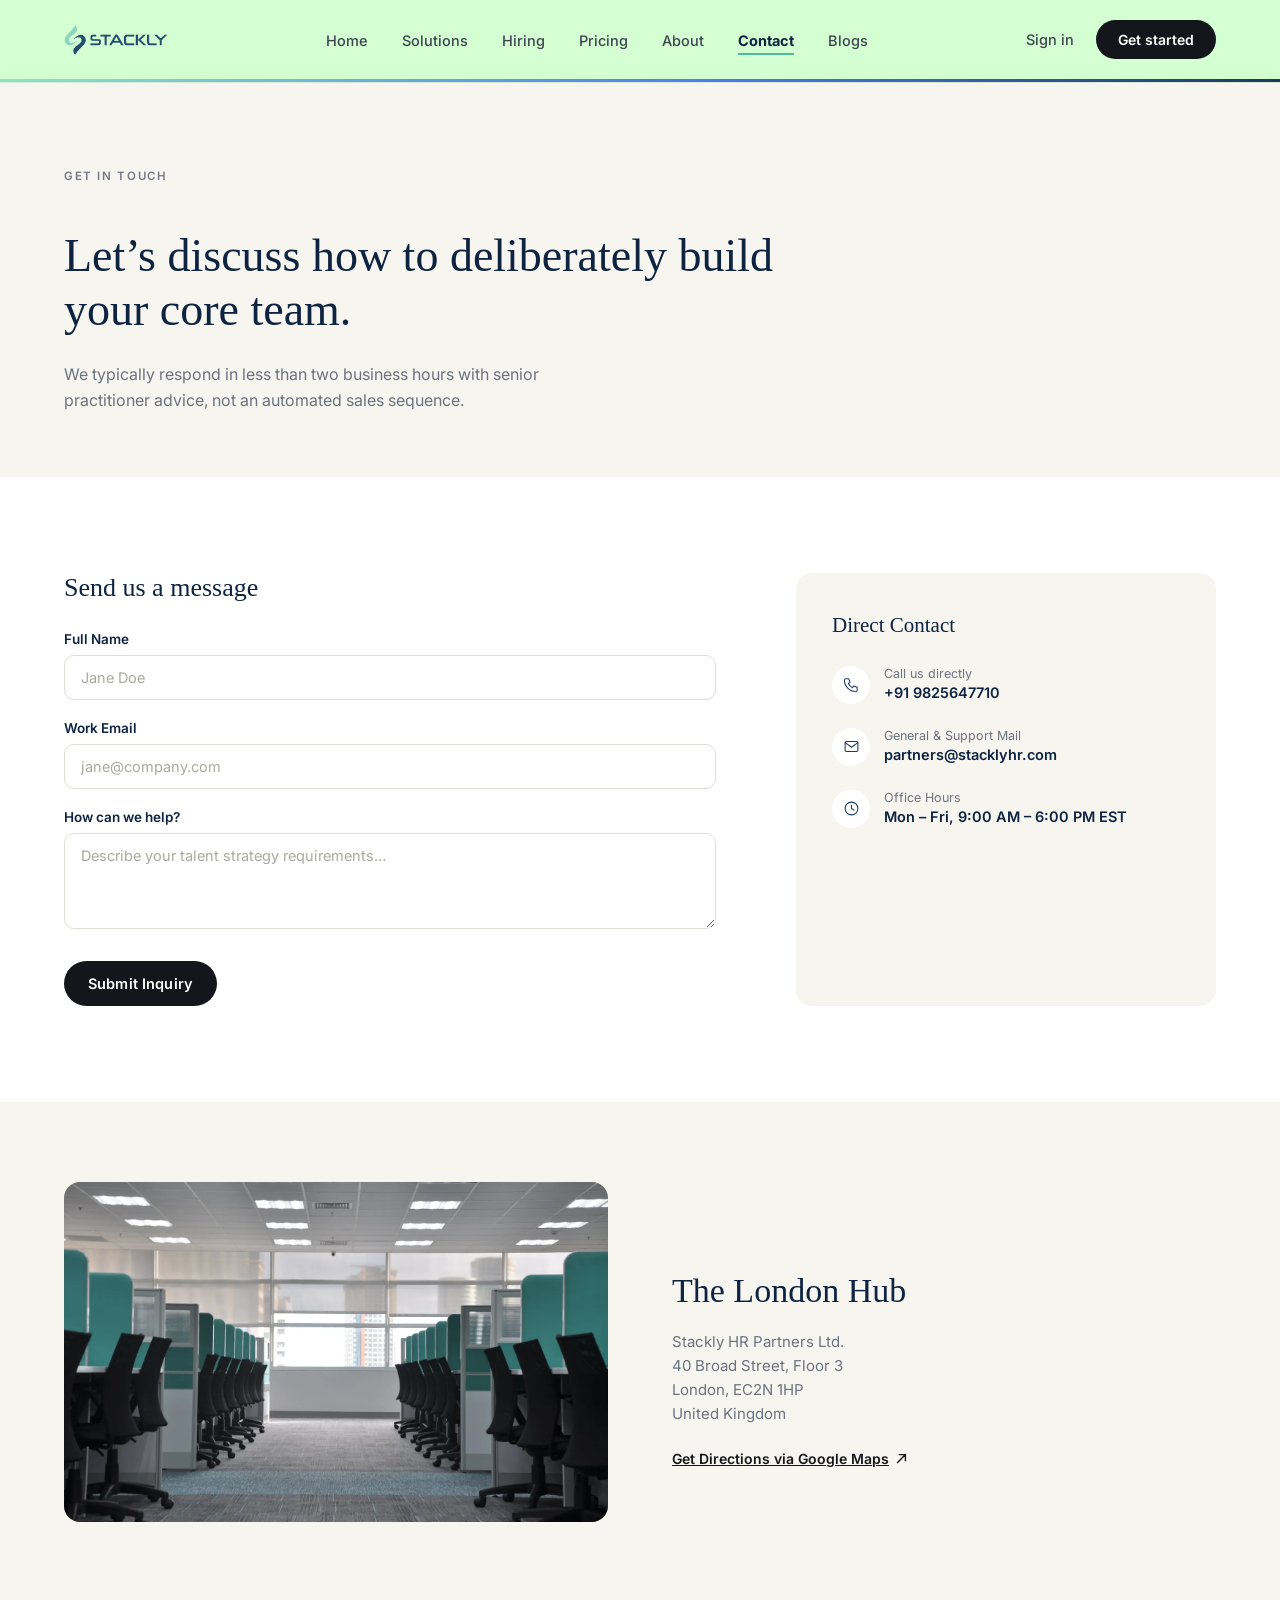
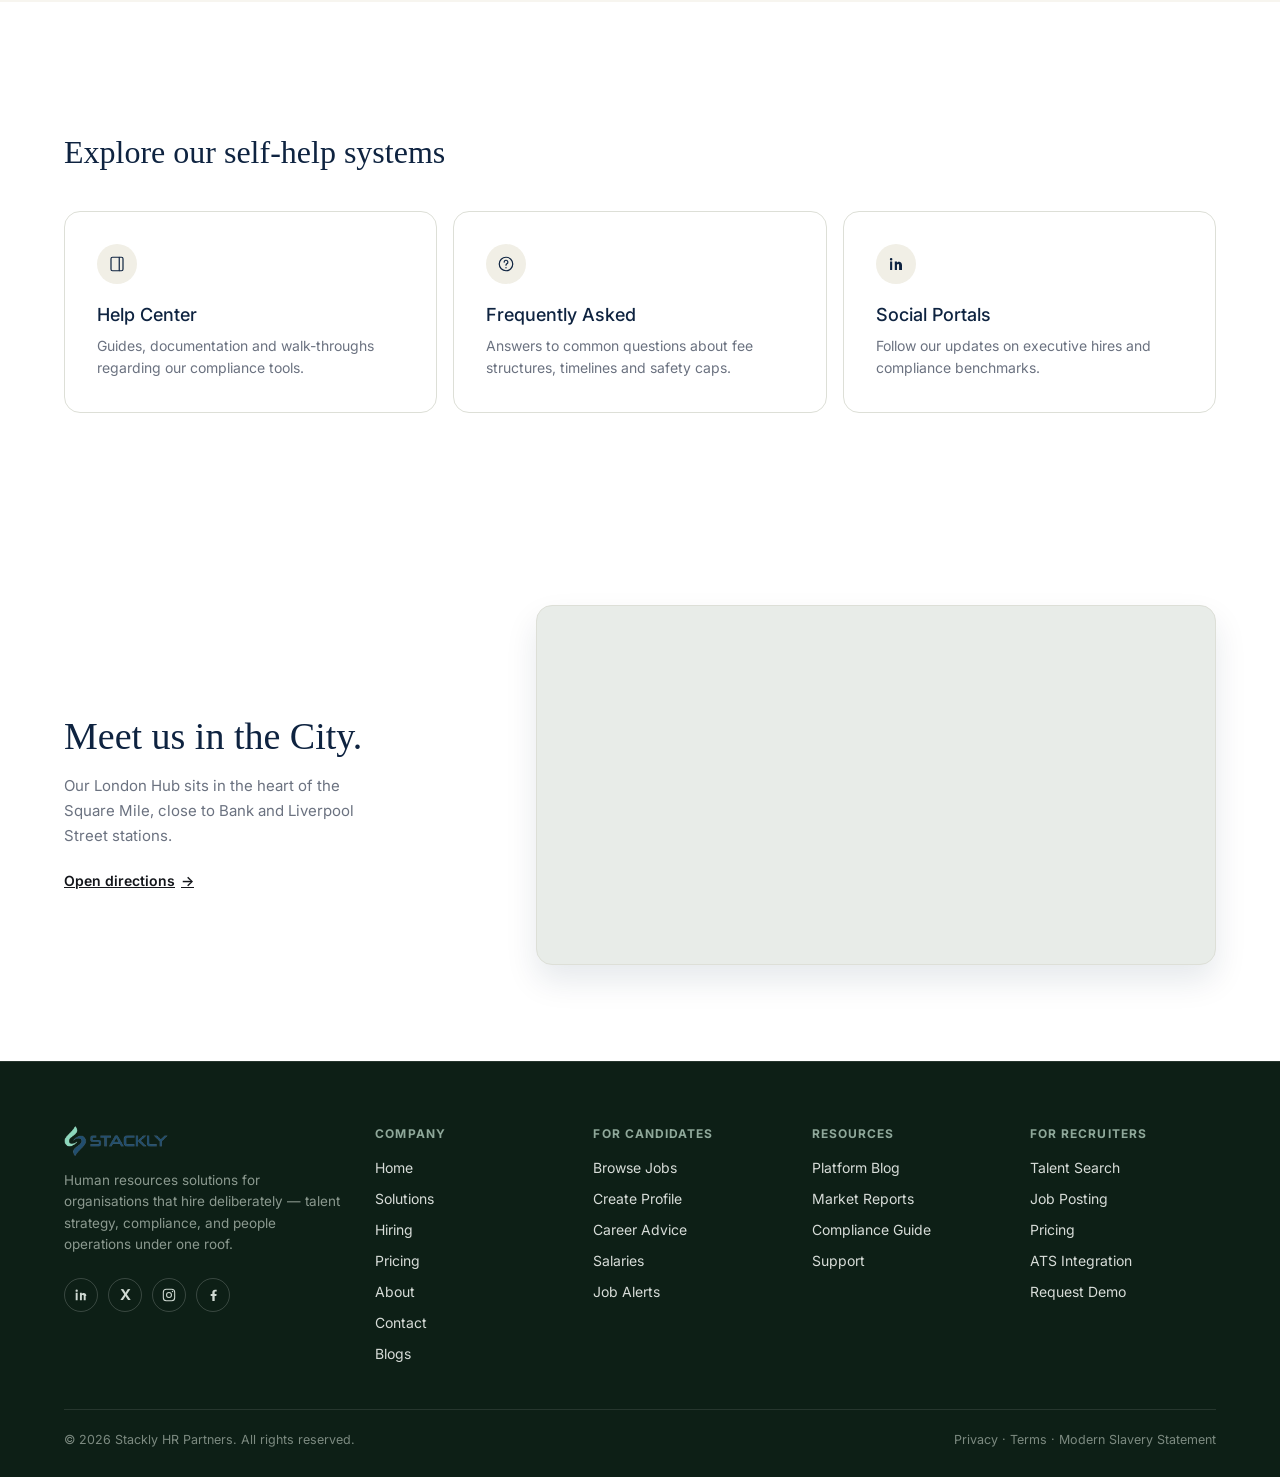
<file: contact.html>
<!DOCTYPE html>
<html lang="en">
<head>
<meta charset="UTF-8">
<meta name="viewport" content="width=device-width, initial-scale=1.0">
<title>Stackly — Hire the people your strategy actually needs</title>
<link rel="icon" type="image/png" href="assets/favicon.png">
<link rel="preconnect" href="https://fonts.googleapis.com">
<link rel="preconnect" href="https://fonts.gstatic.com" crossorigin>
<link href="https://fonts.googleapis.com/css2?family=Inter:wght@400;500;600;700&display=swap" rel="stylesheet">
<link rel="stylesheet" href="styles.css">
</head>
<body>

<header>
  <div class="wrap">
    <nav>
      <a href="index.html" class="logo" aria-label="Stackly home">
        <img src="images/logo.webp" alt="Stackly" class="logo-img">
      </a>

      <ul class="nav-links">
        <li><a href="index.html">Home</a></li>
        <li><a href="solutions.html">Solutions</a></li>
        <li><a href="hiring.html">Hiring</a></li>
        <li><a href="pricing.html">Pricing</a></li>
        <li><a href="about.html">About</a></li>
        <li><a href="contact.html">Contact</a></li>
        <li><a href="blogs.html">Blogs</a></li>
      </ul>

      <div class="nav-right">
        <a href="signin.html" class="nav-signin">Sign in</a>
        <a href="404.html" class="btn-pill-dark">Get started</a>
      </div>

      <button class="nav-toggle" type="button" aria-label="Open navigation menu" aria-expanded="false" aria-controls="mobile-menu">
        <span></span>
        <span></span>
        <span></span>
      </button>
    </nav>
  </div>
  <div class="seam"></div>
</header>

<div class="mobile-menu" id="mobile-menu" aria-hidden="true">
  <a href="index.html">Home</a>
  <a href="solutions.html">Solutions</a>
  <a href="hiring.html">Hiring</a>
  <a href="pricing.html">Pricing</a>
  <a href="about.html">About</a>
  <a href="contact.html">Contact</a>
  <a href="blogs.html">Blogs</a>
  <div class="mobile-menu-actions">
    <a href="signin.html" class="nav-signin">Sign in</a>
    <a href="404.html" class="btn-pill-dark">Get started</a>
  </div>
</div>

<main id="top">

  <!-- CONTACT HERO -->
  <section class="contact-hero">
    <div class="wrap">
      <div class="ch-inner reveal">
        <div class="eyebrow">Get in touch</div>
        <h1 class="serif">Let&rsquo;s discuss how to deliberately build<br>your core team.</h1>
        <p>We typically respond in less than two business hours with senior practitioner advice, not an automated sales sequence.</p>
      </div>
    </div>
  </section>

  <!-- SPLIT CONTACT AREA -->
  <section class="split-contact">
    <div class="wrap sc-grid">
      <div class="sc-form reveal">
        <h2 class="serif">Send us a message</h2>
        <form>
          <label class="field">
            <span>Full Name</span>
            <input type="text" placeholder="Jane Doe">
          </label>
          <label class="field">
            <span>Work Email</span>
            <input type="email" pattern="[^\s@]+@[^\s@]+\.[A-Za-z]{2,}" placeholder="jane@company.com">
          </label>
          <label class="field">
            <span>How can we help?</span>
            <textarea rows="4" placeholder="Describe your talent strategy requirements&hellip;"></textarea>
          </label>
          <button type="submit" class="btn btn-dark">Submit Inquiry</button>
        </form>
      </div>

      <div class="sc-direct reveal">
        <h3 class="serif">Direct Contact</h3>
        <div class="dc-item">
          <span class="dc-icon">
            <svg width="17" height="17" viewBox="0 0 24 24" fill="none" xmlns="http://www.w3.org/2000/svg"><path d="M4 4h4l2 5-2.5 1.5a12 12 0 0 0 6 6L15 14l5 2v4a2 2 0 0 1-2 2C9.5 22 2 14.5 2 6a2 2 0 0 1 2-2z" stroke="#1c3a5e" stroke-width="1.5" stroke-linejoin="round"/></svg>
          </span>
          <div>
            <div class="dc-label">Call us directly</div>
            <div class="dc-value">+91 9825647710</div>
          </div>
        </div>
        <div class="dc-item">
          <span class="dc-icon">
            <svg width="17" height="17" viewBox="0 0 24 24" fill="none" xmlns="http://www.w3.org/2000/svg"><rect x="3" y="5" width="18" height="14" rx="2" stroke="#1c3a5e" stroke-width="1.5"/><path d="M3 6.5l9 6.5 9-6.5" stroke="#1c3a5e" stroke-width="1.5" stroke-linecap="round" stroke-linejoin="round"/></svg>
          </span>
          <div>
            <div class="dc-label">General &amp; Support Mail</div>
            <div class="dc-value">partners@stacklyhr.com</div>
          </div>
        </div>
        <div class="dc-item">
          <span class="dc-icon">
            <svg width="17" height="17" viewBox="0 0 24 24" fill="none" xmlns="http://www.w3.org/2000/svg"><circle cx="12" cy="12" r="9" stroke="#1c3a5e" stroke-width="1.5"/><path d="M12 7v5l3.5 2" stroke="#1c3a5e" stroke-width="1.5" stroke-linecap="round" stroke-linejoin="round"/></svg>
          </span>
          <div>
            <div class="dc-label">Office Hours</div>
            <div class="dc-value">Mon &ndash; Fri, 9:00 AM &ndash; 6:00 PM EST</div>
          </div>
        </div>
      </div>
    </div>
  </section>

  <!-- LOCATION -->
  <section class="location-section">
    <div class="wrap loc-grid">
      <div class="loc-image reveal">
        <img src="images/contact1.webp" alt="London office with rows of desks and chairs">
      </div>
      <div class="loc-content reveal">
        <div class="eyebrow">Primary office</div>
        <h2 class="serif">The London Hub</h2>
        <p>Stackly HR Partners Ltd.<br>40 Broad Street, Floor 3<br>London, EC2N 1HP<br>United Kingdom</p>
        <a href="404.html" class="loc-link">
          Get Directions via Google Maps
          <svg width="13" height="13" viewBox="0 0 15 15" fill="none" xmlns="http://www.w3.org/2000/svg"><path d="M3 12L12 3M12 3H5M12 3V10" stroke="currentColor" stroke-width="1.6" stroke-linecap="round" stroke-linejoin="round"/></svg>
        </a>
      </div>
    </div>
  </section>

  <!-- SELF HELP -->
  <section class="self-help-section">
    <div class="wrap">
      <div class="sh-head reveal">
        <div class="eyebrow">Additional resources</div>
        <h2 class="serif">Explore our self-help systems</h2>
      </div>

      <div class="sh-grid reveal">
        <div class="sh-card">
          <span class="sh-icon">
            <svg width="18" height="18" viewBox="0 0 24 24" fill="none" xmlns="http://www.w3.org/2000/svg"><path d="M4 5a2 2 0 0 1 2-2h9v18H6a2 2 0 0 1-2-2V5z" stroke="currentColor" stroke-width="1.6" stroke-linejoin="round"/><path d="M15 3h3a2 2 0 0 1 2 2v14a2 2 0 0 1-2 2h-3" stroke="currentColor" stroke-width="1.6"/></svg>
          </span>
          <h3>Help Center</h3>
          <p>Guides, documentation and walk-throughs regarding our compliance tools.</p>
        </div>
        <div class="sh-card">
          <span class="sh-icon">
            <svg width="18" height="18" viewBox="0 0 24 24" fill="none" xmlns="http://www.w3.org/2000/svg"><circle cx="12" cy="12" r="9" stroke="currentColor" stroke-width="1.6"/><path d="M9.5 9.5a2.5 2.5 0 1 1 3.5 2.3c-.8.4-1 .9-1 1.7" stroke="currentColor" stroke-width="1.6" stroke-linecap="round"/><circle cx="12" cy="17" r="0.9" fill="currentColor"/></svg>
          </span>
          <h3>Frequently Asked</h3>
          <p>Answers to common questions about fee structures, timelines and safety caps.</p>
        </div>
        <div class="sh-card">
          <span class="sh-icon">
            <svg width="18" height="18" viewBox="0 0 24 24" fill="none" xmlns="http://www.w3.org/2000/svg"><path d="M6.9 8.5H4.1V20h2.8V8.5ZM5.5 7.3a1.7 1.7 0 1 0 0-3.4 1.7 1.7 0 0 0 0 3.4ZM20 13.6c0-3-1.6-4.6-3.9-4.6-1.5 0-2.4.8-2.8 1.4V8.7h-2.9V20h2.9v-6.2c0-.9.2-1.9 1.4-1.9 1.2 0 1.4.9 1.4 1.9V20H20v-6.4Z" fill="currentColor"/></svg>
          </span>
          <h3>Social Portals</h3>
          <p>Follow our updates on executive hires and compliance benchmarks.</p>
        </div>
      </div>
    </div>
  </section>

  <!-- MAP -->
  <section class="contact-map-section">
    <div class="wrap contact-map-grid">
      <div class="contact-map-copy reveal">
        <div class="eyebrow">Find us</div>
        <h2 class="serif">Meet us in the City.</h2>
        <p>Our London Hub sits in the heart of the Square Mile, close to Bank and Liverpool Street stations.</p>
        <a href="404.html" class="loc-link">Open directions <span aria-hidden="true">&rarr;</span></a>
      </div>
      <div class="loc-map reveal" aria-label="Map showing the Stackly London Hub">
        <iframe src="https://www.google.com/maps?q=40%20Broad%20Street%2C%20London%20EC2N%201HP&output=embed" title="Stackly London Hub map" loading="lazy" referrerpolicy="no-referrer-when-downgrade"></iframe>
      </div>
    </div>
  </section>

</main>





<footer id="footer" class="footer-flush">
  <div class="wrap">
    <div class="footer-top">
      <div>
        <a href="index.html" class="logo" aria-label="Stackly home">
          <img src="images/logo.webp" alt="Stackly" class="logo-img">
        </a>
        <p>Human resources solutions for organisations that hire deliberately — talent strategy, compliance, and people operations under one roof.</p>
        <div class="footer-social">
          <a href="404.html" aria-label="LinkedIn">
            <svg width="16" height="16" viewBox="0 0 24 24" fill="none" xmlns="http://www.w3.org/2000/svg"><path d="M6.94 8.5H4.06V20H6.94V8.5ZM5.5 7.25A1.75 1.75 0 1 0 5.5 3.75a1.75 1.75 0 0 0 0 3.5ZM20 13.5c0-3-1.6-4.5-3.9-4.5-1.5 0-2.4.75-2.8 1.4V8.5H10.4V20h2.9v-6.1c0-.9.2-1.8 1.4-1.8 1.2 0 1.4.9 1.4 1.9V20H19V13.5h1Z" fill="currentColor"/></svg>
          </a>
          <a href="404.html" aria-label="X">
            <svg width="16" height="16" viewBox="0 0 24 24" fill="none" xmlns="http://www.w3.org/2000/svg"><path d="M20 6.3c-.6.3-1.2.5-1.9.6.7-.4 1.2-1 1.4-1.8-.6.4-1.4.7-2.1.8a3.3 3.3 0 0 0-5.7 3 9.4 9.4 0 0 1-6.8-3.5 3.3 3.3 0 0 0 1 4.4c-.5 0-1-.2-1.5-.4v.1c0 1.6 1.2 3 2.7 3.3-.5.1-1 .2-1.5.1.4 1.4 1.7 2.3 3.2 2.4A6.6 6.6 0 0 1 4 16.6a9.3 9.3 0 0 0 5.1 1.5c6.1 0 9.4-5 9.4-9.4v-.4c.6-.5 1.2-1.1 1.5-1.9Z" fill="currentColor"/></svg>
          </a>
          <a href="404.html" aria-label="Instagram">
            <svg width="16" height="16" viewBox="0 0 24 24" fill="none" xmlns="http://www.w3.org/2000/svg"><rect x="3.5" y="3.5" width="17" height="17" rx="4.5" stroke="currentColor" stroke-width="1.6"/><circle cx="12" cy="12" r="3.7" stroke="currentColor" stroke-width="1.6"/><circle cx="17.2" cy="6.8" r="1" fill="currentColor"/></svg>
          </a>
          <a href="404.html" aria-label="Facebook">
             <svg width="16" height="16" viewBox="0 0 24 24" fill="none" xmlns="http://www.w3.org/2000/svg"><path d="M14.5 21v-7.5H17l.4-3H14.5V8.4c0-.9.2-1.5 1.5-1.5H17.5V4.3C17.2 4.3 16.2 4.2 15 4.2c-2.4 0-4 1.5-4 4.1v2.2H8.5v3H11V21h3.5Z" fill="currentColor"/></svg>
          </a>
        </div>
      </div>

      <div class="footer-col">
        <h4>Company</h4>
        <ul>
          <li><a href="index.html">Home</a></li>
          <li><a href="solutions.html">Solutions</a></li>
          <li><a href="hiring.html">Hiring</a></li>
          <li><a href="pricing.html">Pricing</a></li>
          <li><a href="about.html">About</a></li>
          <li><a href="contact.html">Contact</a></li>
          <li><a href="blogs.html">Blogs</a></li>
        </ul>
      </div>

      <div class="footer-col">
        <h4>For candidates</h4>
        <ul>
          <li><a href="404.html">Browse Jobs</a></li>
          <li><a href="404.html">Create Profile</a></li>
          <li><a href="404.html">Career Advice</a></li>
          <li><a href="404.html">Salaries</a></li>
          <li><a href="404.html">Job Alerts</a></li>
        </ul>
      </div>

      <div class="footer-col">
        <h4>Resources</h4>
        <ul>
          <li><a href="404.html">Platform Blog</a></li>
          <li><a href="404.html">Market Reports</a></li>
          <li><a href="404.html">Compliance Guide</a></li>
          <li><a href="404.html">Support</a></li>
        </ul>
      </div>

      <div class="footer-col">
        <h4>For recruiters</h4>
        <ul>
          <li><a href="404.html">Talent Search</a></li>
          <li><a href="404.html">Job Posting</a></li>
          <li><a href="404.html">Pricing</a></li>
          <li><a href="404.html">ATS Integration</a></li>
          <li><a href="404.html">Request Demo</a></li>
        </ul>
      </div>
    </div>

    <div class="footer-bottom">
      <span>© 2026 Stackly HR Partners. All rights reserved.</span>
      <span><a href="404.html">Privacy</a> &middot; <a href="404.html">Terms</a> &middot; <a href="404.html">Modern Slavery Statement</a></span>
    </div>
  </div>
</footer>

<script src="script.js"></script>

</body>
</html>
</file>
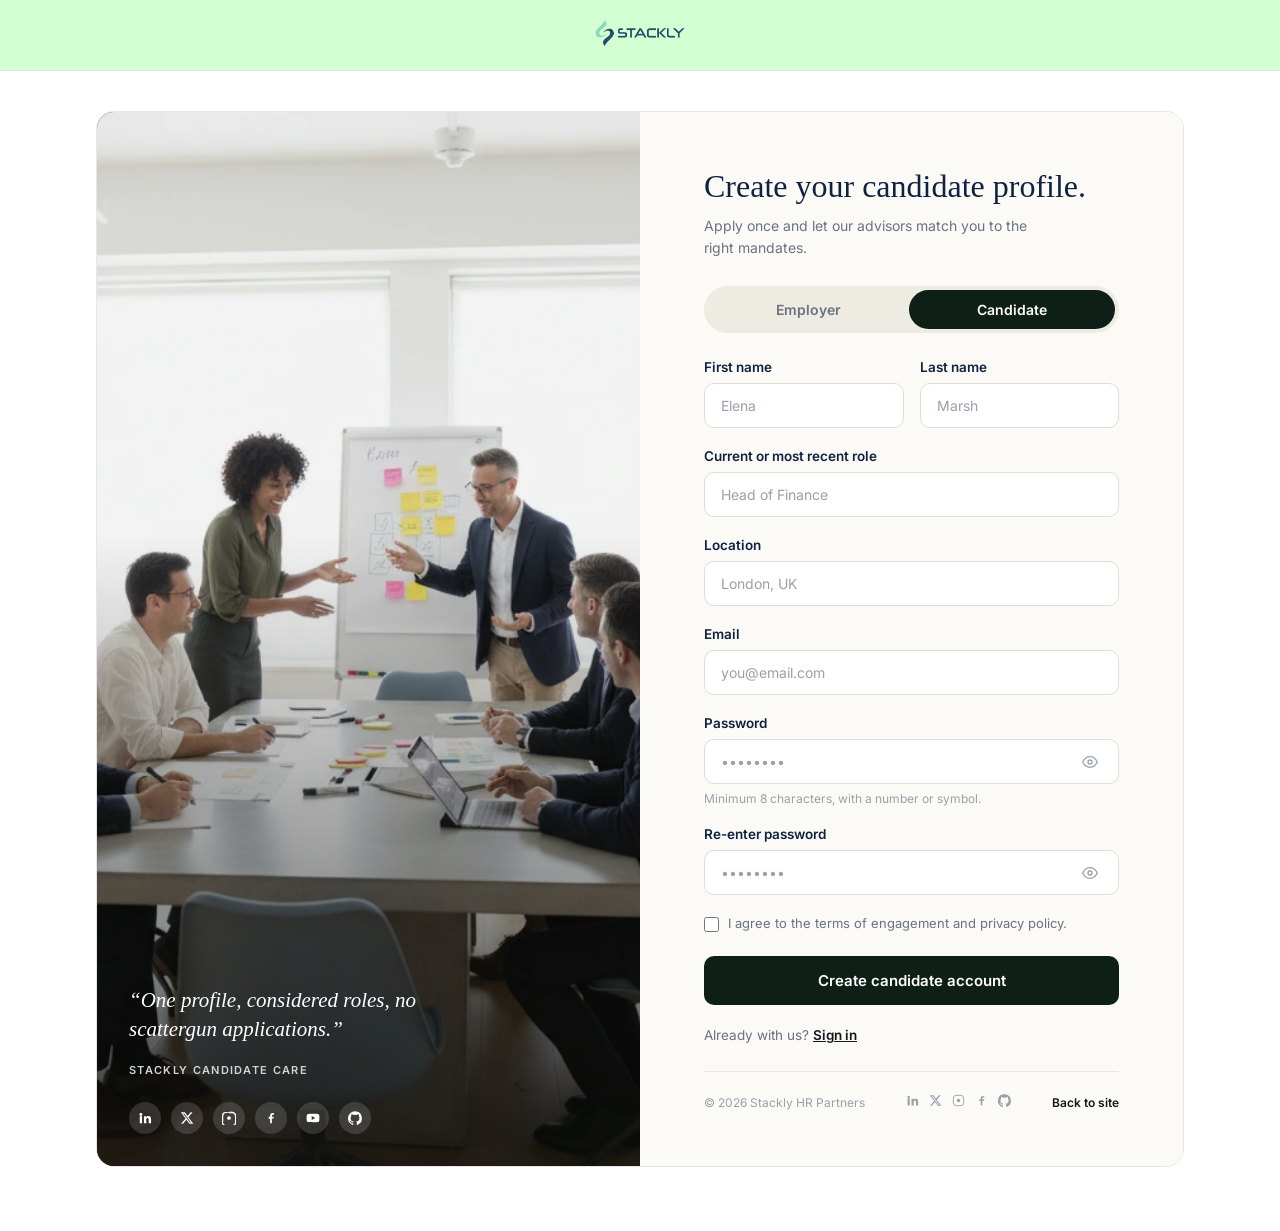
<file: create-account.html>
<!DOCTYPE html>
<html lang="en">
<head>
<meta charset="UTF-8">
<meta name="viewport" content="width=device-width, initial-scale=1.0">
<title>Create an account — Stackly</title>
<link rel="icon" type="image/png" href="assets/favicon.png">
<link rel="preconnect" href="https://fonts.googleapis.com">
<link rel="preconnect" href="https://fonts.gstatic.com" crossorigin>
<link href="https://fonts.googleapis.com/css2?family=Inter:wght@400;500;600;700&display=swap" rel="stylesheet">
<link rel="stylesheet" href="auth.css">
</head>
<body>

<header class="si-header">
  <a href="index.html" class="si-logo" aria-label="Stackly home">
    <img src="images/logo.webp" alt="Stackly logo" />
  </a>
</header>

<main>
  <div class="si-wrap">
    <div class="si-panel">

      <div class="si-image">
        <img id="si-image" src="images/blog1.webp" alt="Portrait of a smiling professional woman">
        <div class="si-image-content">
          <div></div>
          <div class="si-quote">
            <blockquote id="si-quote">&ldquo;One profile, considered roles, no scattergun applications.&rdquo;</blockquote>
            <cite id="si-cite">Stackly Candidate Care</cite>
            <div class="si-social">
              <a href="404.html" aria-label="LinkedIn"><svg width="14" height="14" viewBox="0 0 24 24" fill="currentColor"><path d="M4.98 3.5a2.5 2.5 0 11-.02 5 2.5 2.5 0 01.02-5zM3 8.98h4v12.02H3V8.98zm7 0h3.8v1.64h.05c.53-.98 1.83-2 3.77-2 4.03 0 4.78 2.5 4.78 5.76v6.62h-4v-5.87c0-1.4-.02-3.2-1.95-3.2-1.96 0-2.26 1.5-2.26 3.1v5.97h-4V8.98z"/></svg></a>
              <a href="404.html" aria-label="X"><svg width="14" height="14" viewBox="0 0 24 24" fill="currentColor"><path d="M18.244 2.25h3.308l-7.227 8.26L22.827 21.75h-6.604l-5.17-6.756-5.918 6.756H1.825l7.73-8.835L1.5 2.25h6.771l4.673 6.169 5.3-6.169zm-1.161 17.52h1.833L7.084 4.126H5.117L17.083 19.77z"/></svg></a>
              <a href="404.html" aria-label="Instagram"><svg width="14" height="14" viewBox="0 0 24 24" fill="currentColor"><path d="M12 2.2c3.2 0 3.6 0 4.9.1 1.2.1 2 .3 2.4.5.6.2 1 .5 1.5.9.4.4.7.9.9 1.5.2.5.4 1.2.5 2.4.1 1.3.1 1.7.1 4.9s0 3.6-.1 4.9c-.1 1.2-.3 2-.5 2.4-.2.6-.5 1-.9 1.5-.4.4-.9.7-1.5.9-.5.2-1.2.4-2.4.5-1.3.1-1.7.1-4.9.1s-3.6 0-4.9-.1c-1.2-.1-2-.3-2.4-.5-.6-.2-1-.5-1.5-.9-.4-.4-.7-.9-.9-1.5-.2-.5-.4-1.2-.5-2.4C2.2 15.6 2.2 15.2 2.2 12s0-3.6.1-4.9c.1-1.2.3-2 .5-2.4.2-.6.5-1 .9-1.5.4-.4.9-.7 1.5-.9.5-.2 1.2-.4 2.4-.5 1.3-.1 1.7-.1 4.9-.1zM12 0C8.7 0 8.3 0 7 .1 5.7.1 4.7.3 3.9.6c-.9.3-1.6.8-2.3 1.5C.9 2.8.4 3.5.1 4.4c-.3.8-.5 1.8-.6 3.1C-.5 8.8-.5 9.2-.5 12.5s0 3.7.1 5c.1 1.3.3 2.3.6 3.1.3.9.8 1.6 1.5 2.3.7.7 1.4 1.2 2.3 1.5.8.3 1.8.5 3.1.6 1.3.1 1.7.1 5 .1s3.7 0 5-.1c1.3-.1 2.3-.3 3.1-.6.9-.3 1.6-.8 2.3-1.5.7-.7 1.2-1.4 1.5-2.3.3-.8.5-1.8.6-3.1.1-1.3.1-1.7.1-5s0-3.7-.1-5c-.1-1.3-.3-2.3-.6-3.1-.3-.9-.8-1.6-1.5-2.3C21.2.9 20.5.4 19.6.1c-.8-.3-1.8-.5-3.1-.6C15.2 0 14.8 0 12 0z" transform="translate(0 1.5)"/><circle cx="12" cy="12" r="3.2"/></svg></a>
              <a href="404.html" aria-label="Facebook"><svg width="14" height="14" viewBox="0 0 24 24" fill="currentColor"><path d="M13.5 21v-8h2.7l.4-3.1h-3.1V8c0-.9.2-1.5 1.6-1.5H17V3.7c-.3 0-1.2-.1-2.4-.1-2.4 0-4.1 1.5-4.1 4.2V10H8v3.1h2.5V21h3z"/></svg></a>
              <a href="404.html" aria-label="YouTube"><svg width="14" height="14" viewBox="0 0 24 24" fill="currentColor"><path d="M23 12s0-3.4-.4-5a2.9 2.9 0 00-2-2C18.9 4.5 12 4.5 12 4.5s-6.9 0-8.6.5a2.9 2.9 0 00-2 2C1 8.6 1 12 1 12s0 3.4.4 5a2.9 2.9 0 002 2c1.7.5 8.6.5 8.6.5s6.9 0 8.6-.5a2.9 2.9 0 002-2c.4-1.6.4-5 .4-5zM9.8 15.5v-7l6 3.5-6 3.5z"/></svg></a>
              <a href="404.html" aria-label="GitHub"><svg width="14" height="14" viewBox="0 0 24 24" fill="currentColor"><path d="M12 .5a12 12 0 00-3.8 23.4c.6.1.8-.3.8-.6v-2.2c-3.3.7-4-1.6-4-1.6-.6-1.3-1.3-1.7-1.3-1.7-1-.7.1-.7.1-.7 1.2 0 1.8 1.2 1.8 1.2 1 1.8 2.8 1.3 3.5 1 .1-.8.4-1.3.8-1.6-2.7-.3-5.4-1.3-5.4-5.9 0-1.3.5-2.4 1.2-3.2 0-.4-.5-1.5.1-3.1 0 0 1-.3 3.3 1.2a11 11 0 015.9 0c2.3-1.5 3.3-1.2 3.3-1.2.6 1.6.2 2.7.1 3.1.8.8 1.2 1.9 1.2 3.2 0 4.6-2.7 5.6-5.4 5.9.4.4.8 1.1.8 2.2v3.3c0 .3.2.7.8.6A12 12 0 0012 .5z"/></svg></a>
            </div>
          </div>
        </div>
      </div>

      <div class="si-form">
        <h1 class="serif" id="si-heading">Create your candidate profile.</h1>
        <p id="si-subtext">Apply once and let our advisors match you to the right mandates.</p>

        <div class="si-toggle">
          <button type="button" data-role="employer">Employer</button>
          <button type="button" class="active" data-role="candidate">Candidate</button>
        </div>

        <form novalidate>
          <div class="si-form-row">
            <div class="si-field">
              <label for="si-first">First name</label>
              <input id="si-first" type="text" placeholder="Elena" pattern="[A-Za-z]+(?:[ '-][A-Za-z]+)*" required>
            </div>
            <div class="si-field">
              <label for="si-last">Last name</label>
              <input id="si-last" type="text" placeholder="Marsh" pattern="[A-Za-z]+(?:[ '-][A-Za-z]+)*" required>
            </div>
          </div>

          <div class="si-field">
            <label for="si-role" id="si-role-label">Current or most recent role</label>
            <input id="si-role" type="text" placeholder="Head of Finance" required>
          </div>

          <div class="si-field">
            <label for="si-location">Location</label>
            <input id="si-location" type="text" placeholder="London, UK" required>
          </div>

          <div class="si-field">
            <label for="si-email" id="si-email-label">Email</label>
            <input id="si-email" type="email" pattern="[^\s@]+@[^\s@]+\.[A-Za-z]{2,}" placeholder="you@email.com" required>
          </div>

          <div class="si-field">
            <label for="si-password">Password</label>
            <div class="si-password-wrapper">
              <input id="si-password" type="password" placeholder="••••••••" minlength="8" required>
              <button type="button" class="si-password-toggle" id="si-password-toggle" aria-label="Show password">
                <svg class="si-eye-icon" width="16" height="16" viewBox="0 0 24 24" fill="none" stroke="currentColor" stroke-width="2"><path d="M1 12s4-8 11-8 11 8 11 8-4 8-11 8-11-8-11-8z"></path><circle cx="12" cy="12" r="3"></circle></svg>
              </button>
            </div>
            <div class="si-field-hint">Minimum 8 characters, with a number or symbol.</div>
          </div>

          <div class="si-field">
            <label for="si-password2">Re-enter password</label>
            <div class="si-password-wrapper">
              <input id="si-password2" type="password" placeholder="••••••••" minlength="8" required>
              <button type="button" class="si-password-toggle" id="si-password-toggle2" aria-label="Show password">
                <svg class="si-eye-icon" width="16" height="16" viewBox="0 0 24 24" fill="none" stroke="currentColor" stroke-width="2"><path d="M1 12s4-8 11-8 11 8 11 8-4 8-11 8-11-8-11-8z"></path><circle cx="12" cy="12" r="3"></circle></svg>
              </button>
            </div>
          </div>

          <label class="si-terms">
            <input id="si-terms" type="checkbox" required>
            I agree to the terms of engagement and privacy policy.
          </label>

          <button type="submit" class="si-submit" id="si-submit">Create candidate account</button>
        </form>

        <div class="si-signup">Already with us? <a href="signin.html">Sign in</a></div>

        <div class="si-footer">
          <span>&copy; 2026 Stackly HR Partners</span>
          <div class="si-footer-social">
            <a href="404.html" aria-label="LinkedIn"><svg width="13" height="13" viewBox="0 0 24 24" fill="currentColor"><path d="M4.98 3.5a2.5 2.5 0 11-.02 5 2.5 2.5 0 01.02-5zM3 8.98h4v12.02H3V8.98zm7 0h3.8v1.64h.05c.53-.98 1.83-2 3.77-2 4.03 0 4.78 2.5 4.78 5.76v6.62h-4v-5.87c0-1.4-.02-3.2-1.95-3.2-1.96 0-2.26 1.5-2.26 3.1v5.97h-4V8.98z"/></svg></a>
            <a href="404.html" aria-label="X"><svg width="13" height="13" viewBox="0 0 24 24" fill="currentColor"><path d="M18.244 2.25h3.308l-7.227 8.26L22.827 21.75h-6.604l-5.17-6.756-5.918 6.756H1.825l7.73-8.835L1.5 2.25h6.771l4.673 6.169 5.3-6.169zm-1.161 17.52h1.833L7.084 4.126H5.117L17.083 19.77z"/></svg></a>
            <a href="404.html" aria-label="Instagram"><svg width="13" height="13" viewBox="0 0 24 24" fill="currentColor"><circle cx="12" cy="12" r="3.2"/><rect x="2.5" y="2.5" width="19" height="19" rx="5" fill="none" stroke="currentColor" stroke-width="1.6"/></svg></a>
            <a href="404.html" aria-label="Facebook"><svg width="13" height="13" viewBox="0 0 24 24" fill="currentColor"><path d="M13.5 21v-8h2.7l.4-3.1h-3.1V8c0-.9.2-1.5 1.6-1.5H17V3.7c-.3 0-1.2-.1-2.4-.1-2.4 0-4.1 1.5-4.1 4.2V10H8v3.1h2.5V21h3z"/></svg></a>
            <a href="404.html" aria-label="GitHub"><svg width="13" height="13" viewBox="0 0 24 24" fill="currentColor"><path d="M12 .5a12 12 0 00-3.8 23.4c.6.1.8-.3.8-.6v-2.2c-3.3.7-4-1.6-4-1.6-.6-1.3-1.3-1.7-1.3-1.7-1-.7.1-.7.1-.7 1.2 0 1.8 1.2 1.8 1.2 1 1.8 2.8 1.3 3.5 1 .1-.8.4-1.3.8-1.6-2.7-.3-5.4-1.3-5.4-5.9 0-1.3.5-2.4 1.2-3.2 0-.4-.5-1.5.1-3.1 0 0 1-.3 3.3 1.2a11 11 0 015.9 0c2.3-1.5 3.3-1.2 3.3-1.2.6 1.6.2 2.7.1 3.1.8.8 1.2 1.9 1.2 3.2 0 4.6-2.7 5.6-5.4 5.9.4.4.8 1.1.8 2.2v3.3c0 .3.2.7.8.6A12 12 0 0012 .5z"/></svg></a>
          </div>
          <a href="index.html" class="si-back">Back to site</a>
        </div>
      </div>

    </div>
  </div>
</main>

<script src="create-account.js"></script>

</body>
</html>
</file>
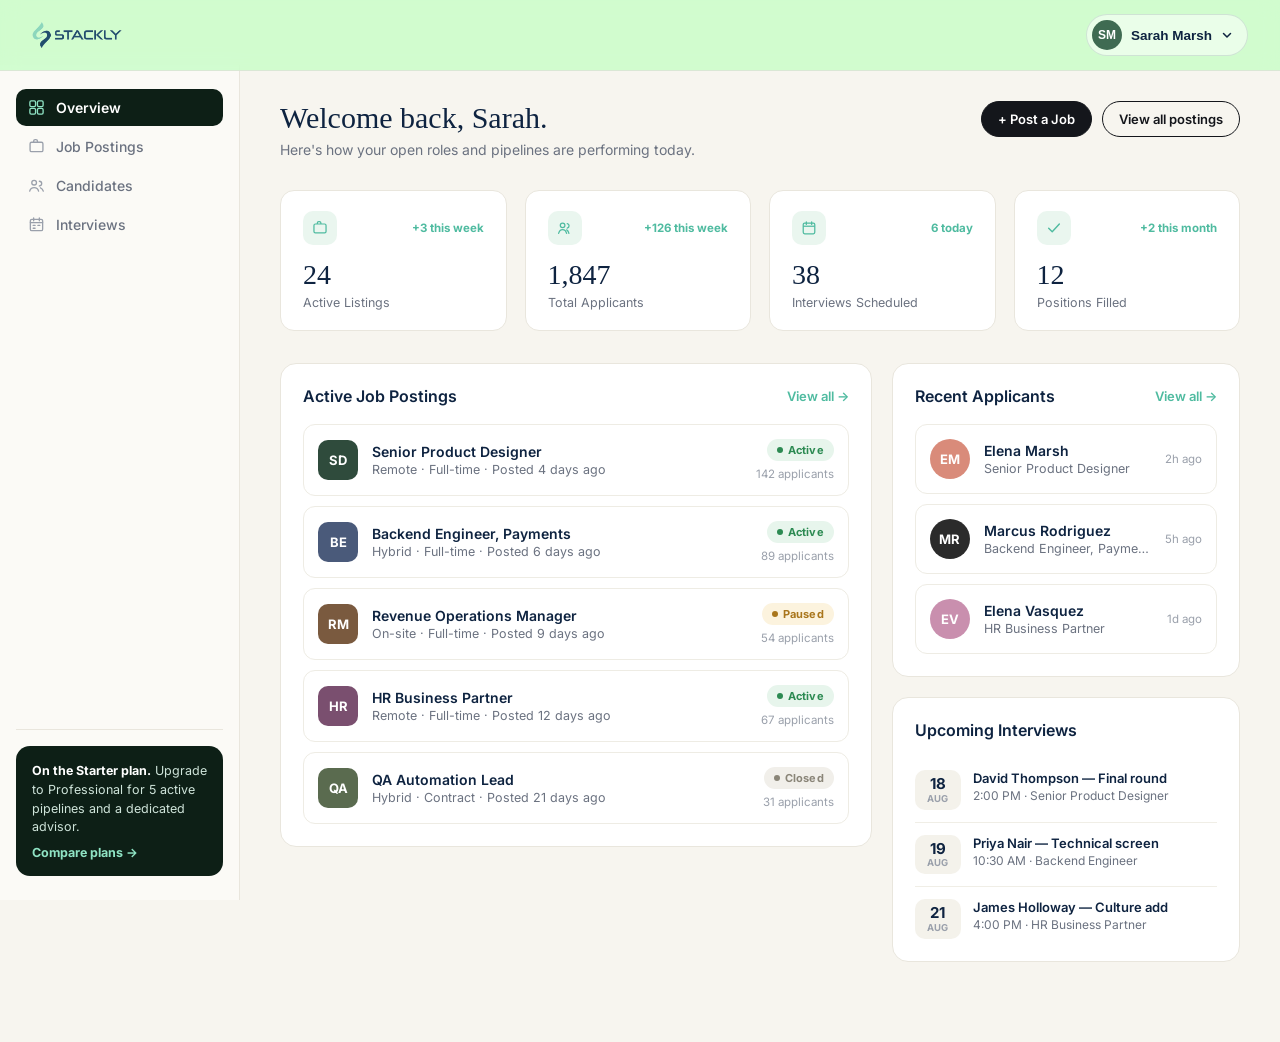
<file: employer-dashboard (2).html>
<!DOCTYPE html>
<html lang="en">
<head>
<meta charset="UTF-8">
<meta name="viewport" content="width=device-width, initial-scale=1.0">
<title>Employer Dashboard — Stackly</title>
<link rel="icon" type="image/png" href="assets/favicon.png">
<link rel="preconnect" href="https://fonts.googleapis.com">
<link rel="preconnect" href="https://fonts.gstatic.com" crossorigin>
<link href="https://fonts.googleapis.com/css2?family=Inter:wght@400;500;600;700&display=swap" rel="stylesheet">
<link rel="stylesheet" href="styles.css">
<link rel="stylesheet" href="dashboard.css">
</head>
<body class="dash-body">

<header class="dash-header">
  <div class="dash-nav">
    <button class="dash-menu-btn" aria-label="Open menu">
      <svg width="18" height="18" viewBox="0 0 18 18" fill="none" xmlns="http://www.w3.org/2000/svg"><path d="M2 4.5h14M2 9h14M2 13.5h14" stroke="currentColor" stroke-width="1.6" stroke-linecap="round"/></svg>
    </button>

    <a href="index.html" class="logo" aria-label="Stackly home">
      <img src="images/logo.webp" alt="Stackly" class="logo-img">
    </a>

    <div class="dash-nav-right">
      <div class="dash-profile">
        <button class="dash-profile-btn" aria-haspopup="true">
          <div class="dash-avatar" style="background:#3f6b52;">SM</div>
          <span class="dash-name">Sarah Marsh</span>
          <svg width="12" height="12" viewBox="0 0 12 12" fill="none" xmlns="http://www.w3.org/2000/svg"><path d="M2.5 4.5L6 8l3.5-3.5" stroke="currentColor" stroke-width="1.5" stroke-linecap="round" stroke-linejoin="round"/></svg>
        </button>
        <div class="dash-profile-menu">
          <a href="404.html"><svg width="15" height="15" viewBox="0 0 16 16" fill="none" xmlns="http://www.w3.org/2000/svg"><circle cx="8" cy="5.2" r="2.7" stroke="currentColor" stroke-width="1.3"/><path d="M2.5 13.5c1-2.7 3-4 5.5-4s4.5 1.3 5.5 4" stroke="currentColor" stroke-width="1.3" stroke-linecap="round"/></svg>Your profile</a>
          <a href="404.html"><svg width="15" height="15" viewBox="0 0 16 16" fill="none" xmlns="http://www.w3.org/2000/svg"><rect x="2" y="4" width="12" height="9" rx="1.5" stroke="currentColor" stroke-width="1.3"/><path d="M5 4V3a1 1 0 011-1h4a1 1 0 011 1v1" stroke="currentColor" stroke-width="1.3"/></svg>Company settings</a>
          <a href="404.html"><svg width="15" height="15" viewBox="0 0 16 16" fill="none" xmlns="http://www.w3.org/2000/svg"><path d="M8 1.5l1.4 2.9 3.2.5-2.3 2.3.5 3.2L8 8.9 5.2 10.4l.5-3.2-2.3-2.3 3.2-.5L8 1.5z" stroke="currentColor" stroke-width="1.2" stroke-linejoin="round"/></svg>Billing &amp; plan</a>
          <a href="404.html"><svg width="15" height="15" viewBox="0 0 16 16" fill="none" xmlns="http://www.w3.org/2000/svg"><circle cx="8" cy="8" r="6.2" stroke="currentColor" stroke-width="1.3"/><path d="M8 5.3v3.2M8 10.7h.01" stroke="currentColor" stroke-width="1.3" stroke-linecap="round"/></svg>Help &amp; support</a>
          <div class="divider"></div>
          <a href="signin.html" class="danger"><svg width="15" height="15" viewBox="0 0 16 16" fill="none" xmlns="http://www.w3.org/2000/svg"><path d="M6 14H3.5a1 1 0 01-1-1V3a1 1 0 011-1H6M10.5 11l3-3-3-3M13.3 8H6" stroke="currentColor" stroke-width="1.3" stroke-linecap="round" stroke-linejoin="round"/></svg>Sign out</a>
        </div>
      </div>
    </div>
  </div>
</header>

<div class="dash-overlay"></div>

<div class="dash-shell">

  <aside class="dash-sidebar">
    <div>
      <div class="dash-nav-group">
        <a href="404.html" class="dash-nav-item active" data-view="overview">
          <svg width="17" height="17" viewBox="0 0 18 18" fill="none" xmlns="http://www.w3.org/2000/svg"><rect x="2" y="2" width="6" height="6" rx="1.4" stroke="currentColor" stroke-width="1.4"/><rect x="10" y="2" width="6" height="6" rx="1.4" stroke="currentColor" stroke-width="1.4"/><rect x="2" y="10" width="6" height="6" rx="1.4" stroke="currentColor" stroke-width="1.4"/><rect x="10" y="10" width="6" height="6" rx="1.4" stroke="currentColor" stroke-width="1.4"/></svg>
          <span>Overview</span>
        </a>
        <a href="404.html" class="dash-nav-item" data-view="postings">
          <svg width="17" height="17" viewBox="0 0 18 18" fill="none" xmlns="http://www.w3.org/2000/svg"><rect x="2.2" y="4.5" width="13.6" height="10" rx="1.6" stroke="currentColor" stroke-width="1.4"/><path d="M6 4.5V3.3a1.6 1.6 0 011.6-1.6h.8a1.6 1.6 0 011.6 1.6v1.2" stroke="currentColor" stroke-width="1.4"/></svg>
          <span>Job Postings</span>
        </a>
        <a href="404.html" class="dash-nav-item" data-view="candidates">
          <svg width="17" height="17" viewBox="0 0 18 18" fill="none" xmlns="http://www.w3.org/2000/svg"><circle cx="6.5" cy="6" r="2.5" stroke="currentColor" stroke-width="1.4"/><path d="M1.8 15c.6-2.5 2.2-3.8 4.7-3.8s4.1 1.3 4.7 3.8M12 4.5a2.5 2.5 0 010 5M13.2 11.4c1.6.6 2.5 1.8 3 3.6" stroke="currentColor" stroke-width="1.4" stroke-linecap="round"/></svg>
          <span>Candidates</span>
        </a>
        <a href="404.html" class="dash-nav-item" data-view="interviews">
          <svg width="17" height="17" viewBox="0 0 18 18" fill="none" xmlns="http://www.w3.org/2000/svg"><rect x="2.5" y="3.5" width="13" height="12" rx="1.6" stroke="currentColor" stroke-width="1.4"/><path d="M2.5 7h13M6 2v3M12 2v3M5.5 10h2M10.5 10h2M5.5 13h2" stroke="currentColor" stroke-width="1.4" stroke-linecap="round"/></svg>
          <span>Interviews</span>
        </a>
      </div>
    </div>

    <div class="dash-sidebar-footer">
      <div class="dash-upgrade-card">
        <p><strong style="color:#fff;">On the Starter plan.</strong> Upgrade to Professional for 5 active pipelines and a dedicated advisor.</p>
        <a href="404.html">Compare plans &rarr;</a>
      </div>
    </div>
  </aside>

  <main class="dash-main">

    <div class="dash-view active" id="view-overview">

    <div class="dash-topline">
      <div>
        <h1 class="serif">Welcome back, Sarah.</h1>
        <p>Here's how your open roles and pipelines are performing today.</p>
      </div>
      <div class="dash-topline-actions">
        <a href="404.html" class="dash-btn-sm solid">+ Post a Job</a>
        <a href="404.html" class="dash-btn-sm">View all postings</a>
      </div>
    </div>

    <div class="dash-stats">
      <div class="dash-stat-card">
        <div class="dash-stat-top">
          <div class="dash-stat-icon">
            <svg width="16" height="16" viewBox="0 0 18 18" fill="none" xmlns="http://www.w3.org/2000/svg"><rect x="2.2" y="4.5" width="13.6" height="10" rx="1.6" stroke="currentColor" stroke-width="1.4"/><path d="M6 4.5V3.3a1.6 1.6 0 011.6-1.6h.8a1.6 1.6 0 011.6 1.6v1.2" stroke="currentColor" stroke-width="1.4"/></svg>
          </div>
          <span class="dash-stat-delta">+3 this week</span>
        </div>
        <div class="dash-stat-num">24</div>
        <div class="dash-stat-label">Active Listings</div>
      </div>

      <div class="dash-stat-card">
        <div class="dash-stat-top">
          <div class="dash-stat-icon">
            <svg width="16" height="16" viewBox="0 0 18 18" fill="none" xmlns="http://www.w3.org/2000/svg"><circle cx="6.3" cy="6" r="2.6" stroke="currentColor" stroke-width="1.4"/><path d="M1.8 15c.7-2.8 2.4-4.3 4.5-4.3s3.8 1.5 4.5 4.3" stroke="currentColor" stroke-width="1.4" stroke-linecap="round"/><path d="M11.5 4a2.6 2.6 0 010 5.1M13.4 15c-.4-1.9-1.2-3.2-2.5-3.9" stroke="currentColor" stroke-width="1.4" stroke-linecap="round"/></svg>
          </div>
          <span class="dash-stat-delta">+126 this week</span>
        </div>
        <div class="dash-stat-num">1,847</div>
        <div class="dash-stat-label">Total Applicants</div>
      </div>

      <div class="dash-stat-card">
        <div class="dash-stat-top">
          <div class="dash-stat-icon">
            <svg width="16" height="16" viewBox="0 0 18 18" fill="none" xmlns="http://www.w3.org/2000/svg"><rect x="2.5" y="3.5" width="13" height="12" rx="1.6" stroke="currentColor" stroke-width="1.4"/><path d="M2.5 7h13" stroke="currentColor" stroke-width="1.4"/><path d="M6 2v3M12 2v3" stroke="currentColor" stroke-width="1.4" stroke-linecap="round"/></svg>
          </div>
          <span class="dash-stat-delta">6 today</span>
        </div>
        <div class="dash-stat-num">38</div>
        <div class="dash-stat-label">Interviews Scheduled</div>
      </div>

      <div class="dash-stat-card">
        <div class="dash-stat-top">
          <div class="dash-stat-icon">
            <svg width="16" height="16" viewBox="0 0 18 18" fill="none" xmlns="http://www.w3.org/2000/svg"><path d="M3 9.3l4 4L15 4.5" stroke="currentColor" stroke-width="1.6" stroke-linecap="round" stroke-linejoin="round"/></svg>
          </div>
          <span class="dash-stat-delta">+2 this month</span>
        </div>
        <div class="dash-stat-num">12</div>
        <div class="dash-stat-label">Positions Filled</div>
      </div>
    </div>

    <div class="dash-grid">

      <div class="dash-panel">
        <div class="dash-panel-head">
          <h2>Active Job Postings</h2>
          <a href="404.html" class="dash-panel-link">View all &rarr;</a>
        </div>
        <div class="dash-list">
          <div class="dash-row">
            <div class="dash-row-avatar" style="background:#2f4b3c;">SD</div>
            <div class="dash-row-body">
              <div class="dash-row-title">Senior Product Designer</div>
              <div class="dash-row-sub">Remote · Full-time · Posted 4 days ago</div>
            </div>
            <div class="dash-row-meta">
              <span class="dash-badge active">Active</span>
              <span class="dash-row-time">142 applicants</span>
            </div>
          </div>
          <div class="dash-row">
            <div class="dash-row-avatar" style="background:#4a5a7a;">BE</div>
            <div class="dash-row-body">
              <div class="dash-row-title">Backend Engineer, Payments</div>
              <div class="dash-row-sub">Hybrid · Full-time · Posted 6 days ago</div>
            </div>
            <div class="dash-row-meta">
              <span class="dash-badge active">Active</span>
              <span class="dash-row-time">89 applicants</span>
            </div>
          </div>
          <div class="dash-row">
            <div class="dash-row-avatar" style="background:#7a5a3f;">RM</div>
            <div class="dash-row-body">
              <div class="dash-row-title">Revenue Operations Manager</div>
              <div class="dash-row-sub">On-site · Full-time · Posted 9 days ago</div>
            </div>
            <div class="dash-row-meta">
              <span class="dash-badge paused">Paused</span>
              <span class="dash-row-time">54 applicants</span>
            </div>
          </div>
          <div class="dash-row">
            <div class="dash-row-avatar" style="background:#7a4f6f;">HR</div>
            <div class="dash-row-body">
              <div class="dash-row-title">HR Business Partner</div>
              <div class="dash-row-sub">Remote · Full-time · Posted 12 days ago</div>
            </div>
            <div class="dash-row-meta">
              <span class="dash-badge active">Active</span>
              <span class="dash-row-time">67 applicants</span>
            </div>
          </div>
          <div class="dash-row">
            <div class="dash-row-avatar" style="background:#5a6b4f;">QA</div>
            <div class="dash-row-body">
              <div class="dash-row-title">QA Automation Lead</div>
              <div class="dash-row-sub">Hybrid · Contract · Posted 21 days ago</div>
            </div>
            <div class="dash-row-meta">
              <span class="dash-badge closed">Closed</span>
              <span class="dash-row-time">31 applicants</span>
            </div>
          </div>
        </div>
      </div>

      <div style="display:flex; flex-direction:column; gap:20px; min-width:0;">
        <div class="dash-panel">
          <div class="dash-panel-head">
            <h2>Recent Applicants</h2>
            <a href="404.html" class="dash-panel-link">View all &rarr;</a>
          </div>
          <div class="dash-list">
            <div class="dash-row">
              <div class="dash-row-avatar round" style="background:#d98b7a;">EM</div>
              <div class="dash-row-body">
                <div class="dash-row-title">Elena Marsh</div>
                <div class="dash-row-sub">Senior Product Designer</div>
              </div>
              <div class="dash-row-meta">
                <span class="dash-row-time">2h ago</span>
              </div>
            </div>
            <div class="dash-row">
              <div class="dash-row-avatar round" style="background:#2b2b2b;">MR</div>
              <div class="dash-row-body">
                <div class="dash-row-title">Marcus Rodriguez</div>
                <div class="dash-row-sub">Backend Engineer, Payments</div>
              </div>
              <div class="dash-row-meta">
                <span class="dash-row-time">5h ago</span>
              </div>
            </div>
            <div class="dash-row">
              <div class="dash-row-avatar round" style="background:#c98fae;">EV</div>
              <div class="dash-row-body">
                <div class="dash-row-title">Elena Vasquez</div>
                <div class="dash-row-sub">HR Business Partner</div>
              </div>
              <div class="dash-row-meta">
                <span class="dash-row-time">1d ago</span>
              </div>
            </div>
          </div>
        </div>

        <div class="dash-panel">
          <div class="dash-panel-head">
            <h2>Upcoming Interviews</h2>
          </div>
          <div>
            <div class="dash-schedule-item">
              <div class="dash-schedule-date">
                <div class="d-num">18</div>
                <div class="d-mon">Aug</div>
              </div>
              <div class="dash-schedule-body">
                <div class="s-title">David Thompson — Final round</div>
                <div class="s-sub">2:00 PM · Senior Product Designer</div>
              </div>
            </div>
            <div class="dash-schedule-item">
              <div class="dash-schedule-date">
                <div class="d-num">19</div>
                <div class="d-mon">Aug</div>
              </div>
              <div class="dash-schedule-body">
                <div class="s-title">Priya Nair — Technical screen</div>
                <div class="s-sub">10:30 AM · Backend Engineer</div>
              </div>
            </div>
            <div class="dash-schedule-item">
              <div class="dash-schedule-date">
                <div class="d-num">21</div>
                <div class="d-mon">Aug</div>
              </div>
              <div class="dash-schedule-body">
                <div class="s-title">James Holloway — Culture add</div>
                <div class="s-sub">4:00 PM · HR Business Partner</div>
              </div>
            </div>
          </div>
        </div>
      </div>

    </div>

    </div><!-- /view-overview -->

    <div class="dash-view" id="view-postings">

      <div class="dash-topline">
        <div>
          <h1 class="serif">Job Postings</h1>
          <p>Manage every listing your team currently has live, paused, or closed.</p>
        </div>
        <div class="dash-topline-actions">
          <a href="hiring.html#post-a-job" class="dash-btn-sm solid">+ Post a Job</a>
        </div>
      </div>

      <div class="dash-filter-tabs">
        <button type="button" class="active" data-filter="all">All <span>9</span></button>
        <button type="button" data-filter="active">Active <span>6</span></button>
        <button type="button" data-filter="paused">Paused <span>1</span></button>
        <button type="button" data-filter="closed">Closed <span>2</span></button>
      </div>

      <div class="dash-panel">
        <div class="dash-list" id="postings-list">
          <div class="dash-row" data-status="active">
            <div class="dash-row-avatar" style="background:#2f4b3c;">SD</div>
            <div class="dash-row-body">
              <div class="dash-row-title">Senior Product Designer</div>
              <div class="dash-row-sub">Remote · Full-time · Posted 4 days ago</div>
            </div>
            <div class="dash-row-meta">
              <span class="dash-badge active">Active</span>
              <span class="dash-row-time">142 applicants</span>
            </div>
          </div>
          <div class="dash-row" data-status="active">
            <div class="dash-row-avatar" style="background:#4a5a7a;">BE</div>
            <div class="dash-row-body">
              <div class="dash-row-title">Backend Engineer, Payments</div>
              <div class="dash-row-sub">Hybrid · Full-time · Posted 6 days ago</div>
            </div>
            <div class="dash-row-meta">
              <span class="dash-badge active">Active</span>
              <span class="dash-row-time">89 applicants</span>
            </div>
          </div>
          <div class="dash-row" data-status="paused">
            <div class="dash-row-avatar" style="background:#7a5a3f;">RM</div>
            <div class="dash-row-body">
              <div class="dash-row-title">Revenue Operations Manager</div>
              <div class="dash-row-sub">On-site · Full-time · Posted 9 days ago</div>
            </div>
            <div class="dash-row-meta">
              <span class="dash-badge paused">Paused</span>
              <span class="dash-row-time">54 applicants</span>
            </div>
          </div>
          <div class="dash-row" data-status="active">
            <div class="dash-row-avatar" style="background:#7a4f6f;">HR</div>
            <div class="dash-row-body">
              <div class="dash-row-title">HR Business Partner</div>
              <div class="dash-row-sub">Remote · Full-time · Posted 12 days ago</div>
            </div>
            <div class="dash-row-meta">
              <span class="dash-badge active">Active</span>
              <span class="dash-row-time">67 applicants</span>
            </div>
          </div>
          <div class="dash-row" data-status="closed">
            <div class="dash-row-avatar" style="background:#5a6b4f;">QA</div>
            <div class="dash-row-body">
              <div class="dash-row-title">QA Automation Lead</div>
              <div class="dash-row-sub">Hybrid · Contract · Posted 21 days ago</div>
            </div>
            <div class="dash-row-meta">
              <span class="dash-badge closed">Closed</span>
              <span class="dash-row-time">31 applicants</span>
            </div>
          </div>
          <div class="dash-row" data-status="active">
            <div class="dash-row-avatar" style="background:#3f6b7a;">DA</div>
            <div class="dash-row-body">
              <div class="dash-row-title">Data Analyst, People Ops</div>
              <div class="dash-row-sub">Remote · Full-time · Posted 2 days ago</div>
            </div>
            <div class="dash-row-meta">
              <span class="dash-badge active">Active</span>
              <span class="dash-row-time">23 applicants</span>
            </div>
          </div>
          <div class="dash-row" data-status="active">
            <div class="dash-row-avatar" style="background:#6b4f7a;">MC</div>
            <div class="dash-row-body">
              <div class="dash-row-title">Marketing Campaign Lead</div>
              <div class="dash-row-sub">Hybrid · Full-time · Posted 15 days ago</div>
            </div>
            <div class="dash-row-meta">
              <span class="dash-badge active">Active</span>
              <span class="dash-row-time">76 applicants</span>
            </div>
          </div>
          <div class="dash-row" data-status="closed">
            <div class="dash-row-avatar" style="background:#7a3f3f;">SR</div>
            <div class="dash-row-body">
              <div class="dash-row-title">Sales Recruiter</div>
              <div class="dash-row-sub">On-site · Contract · Posted 30 days ago</div>
            </div>
            <div class="dash-row-meta">
              <span class="dash-badge closed">Closed</span>
              <span class="dash-row-time">44 applicants</span>
            </div>
          </div>
          <div class="dash-row" data-status="active">
            <div class="dash-row-avatar" style="background:#3f7a5e;">CS</div>
            <div class="dash-row-body">
              <div class="dash-row-title">Customer Success Manager</div>
              <div class="dash-row-sub">Remote · Full-time · Posted 3 days ago</div>
            </div>
            <div class="dash-row-meta">
              <span class="dash-badge active">Active</span>
              <span class="dash-row-time">58 applicants</span>
            </div>
          </div>
        </div>
      </div>

    </div><!-- /view-postings -->

    <div class="dash-view" id="view-candidates">
      <div class="dash-topline">
        <div>
          <h1 class="serif">Candidates</h1>
          <p>Review your newest applicants and keep every shortlist moving.</p>
        </div>
      </div>

      <div class="dash-grid">
        <div class="dash-panel">
          <div class="dash-panel-head">
            <h2>Shortlisted candidates</h2>
            <span class="dash-panel-link">12 ready</span>
          </div>
          <div class="dash-list">
            <div class="dash-row">
              <div class="dash-row-avatar round" style="background:#d98b7a;">EM</div>
              <div class="dash-row-body"><div class="dash-row-title">Elena Marsh</div><div class="dash-row-sub">Senior Product Designer</div></div>
              <div class="dash-row-meta"><span class="dash-badge active">Shortlisted</span></div>
            </div>
            <div class="dash-row">
              <div class="dash-row-avatar round" style="background:#2b2b2b;">MR</div>
              <div class="dash-row-body"><div class="dash-row-title">Marcus Rodriguez</div><div class="dash-row-sub">Backend Engineer, Payments</div></div>
              <div class="dash-row-meta"><span class="dash-badge active">Shortlisted</span></div>
            </div>
            <div class="dash-row">
              <div class="dash-row-avatar round" style="background:#c98fae;">EV</div>
              <div class="dash-row-body"><div class="dash-row-title">Elena Vasquez</div><div class="dash-row-sub">HR Business Partner</div></div>
              <div class="dash-row-meta"><span class="dash-badge review">Review</span></div>
            </div>
          </div>
        </div>

        <div class="dash-panel">
          <div class="dash-panel-head"><h2>Pipeline health</h2></div>
          <div class="dash-list">
            <div class="dash-row"><div class="dash-row-body"><div class="dash-row-title">New applicants</div><div class="dash-row-sub">Arrived in the last 7 days</div></div><strong class="dash-stat-num">126</strong></div>
            <div class="dash-row"><div class="dash-row-body"><div class="dash-row-title">Awaiting review</div><div class="dash-row-sub">Need a hiring team decision</div></div><strong class="dash-stat-num">38</strong></div>
            <div class="dash-row"><div class="dash-row-body"><div class="dash-row-title">Offers accepted</div><div class="dash-row-sub">This month across all roles</div></div><strong class="dash-stat-num">12</strong></div>
          </div>
        </div>
      </div>
    </div><!-- /view-candidates -->

    <div class="dash-view" id="view-interviews">
      <div class="dash-topline">
        <div>
          <h1 class="serif">Interviews</h1>
          <p>Keep upcoming conversations organized for every open role.</p>
        </div>
      </div>

      <div class="dash-panel">
        <div class="dash-panel-head">
          <h2>Upcoming interviews</h2>
          <span class="dash-panel-link">6 this week</span>
        </div>
        <div class="dash-list">
          <div class="dash-row"><div class="dash-row-avatar" style="background:#2f4b3c;">DT</div><div class="dash-row-body"><div class="dash-row-title">David Thompson</div><div class="dash-row-sub">Senior Product Designer · Final round</div></div><div class="dash-row-meta"><span class="dash-badge interview">Today, 2:00 PM</span></div></div>
          <div class="dash-row"><div class="dash-row-avatar" style="background:#4a5a7a;">PN</div><div class="dash-row-body"><div class="dash-row-title">Priya Nair</div><div class="dash-row-sub">Backend Engineer · Technical screen</div></div><div class="dash-row-meta"><span class="dash-badge interview">Tomorrow, 10:30 AM</span></div></div>
          <div class="dash-row"><div class="dash-row-avatar" style="background:#7a4f6f;">JH</div><div class="dash-row-body"><div class="dash-row-title">James Holloway</div><div class="dash-row-sub">HR Business Partner · Culture add</div></div><div class="dash-row-meta"><span class="dash-badge interview">Thu, 4:00 PM</span></div></div>
        </div>
      </div>
    </div><!-- /view-interviews -->

  </main>
</div>


<script src="dashboard.js"></script>
</body>
</html>
</file>
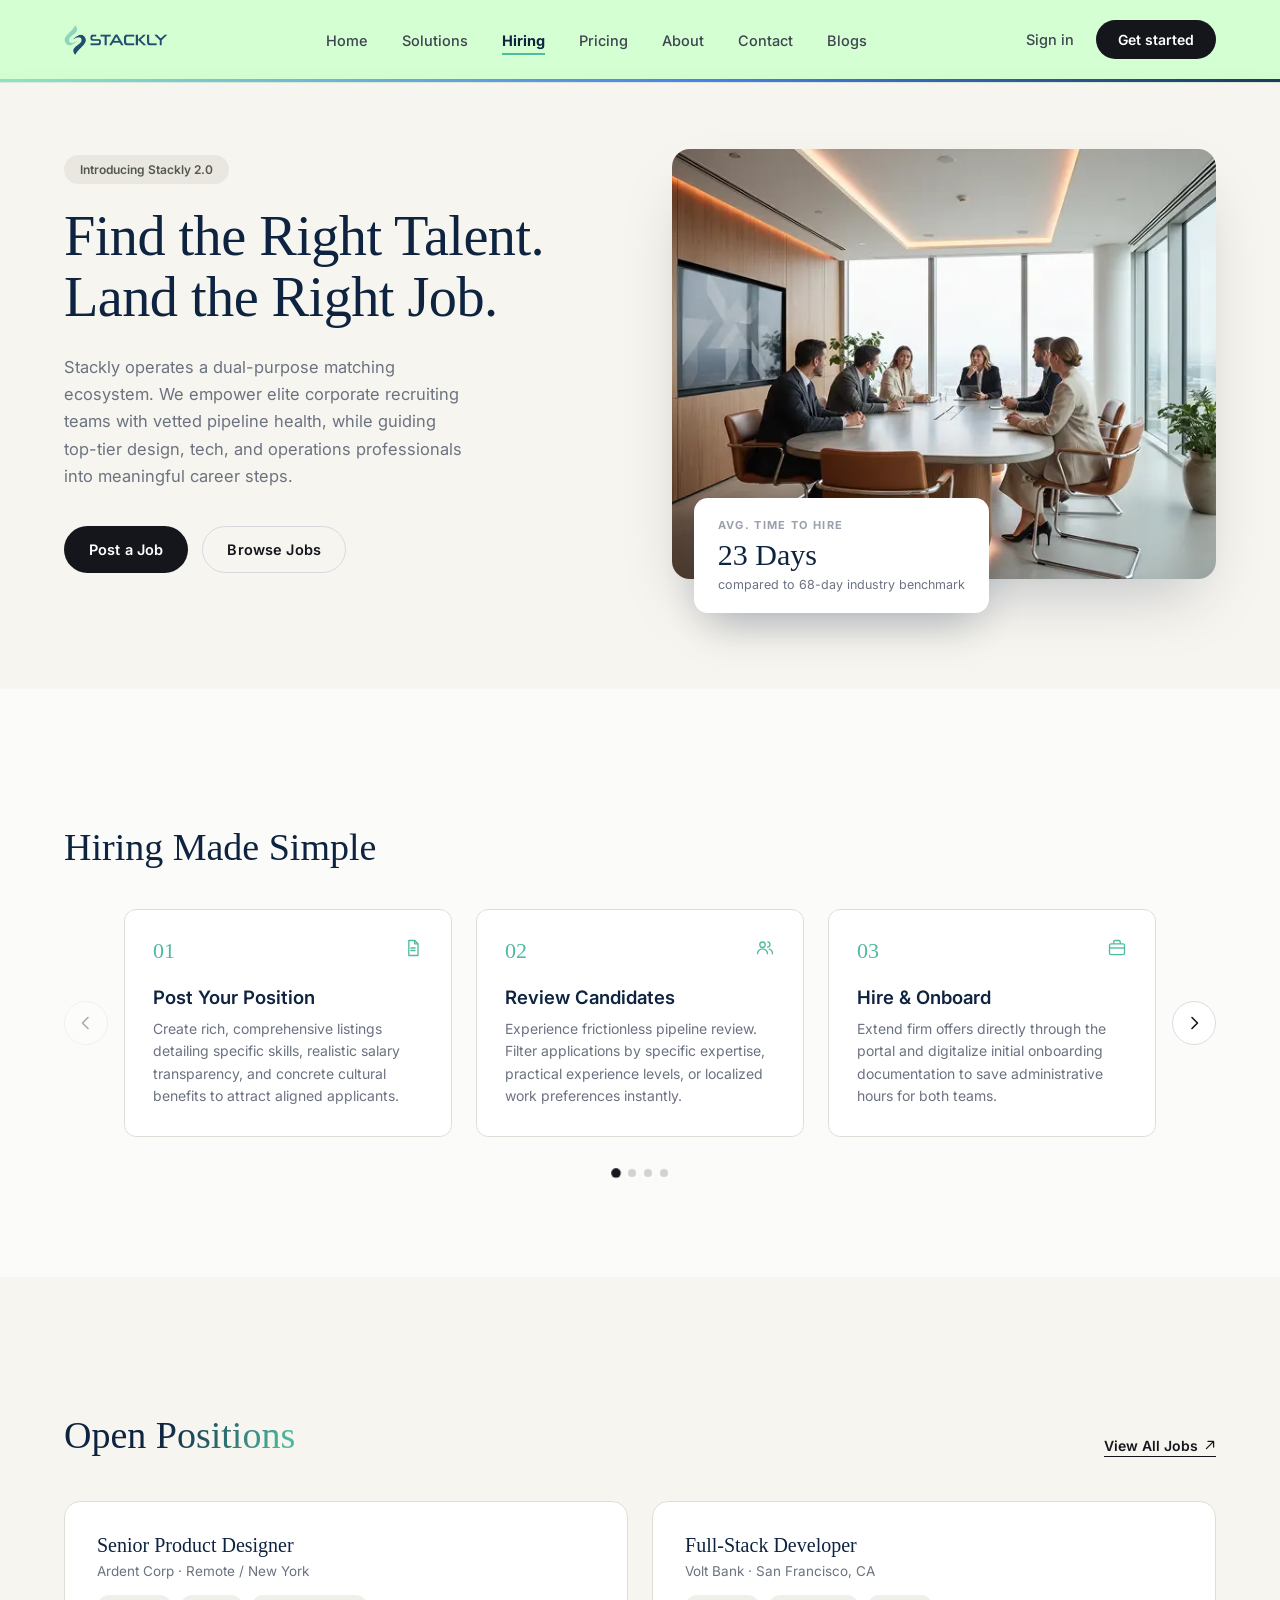
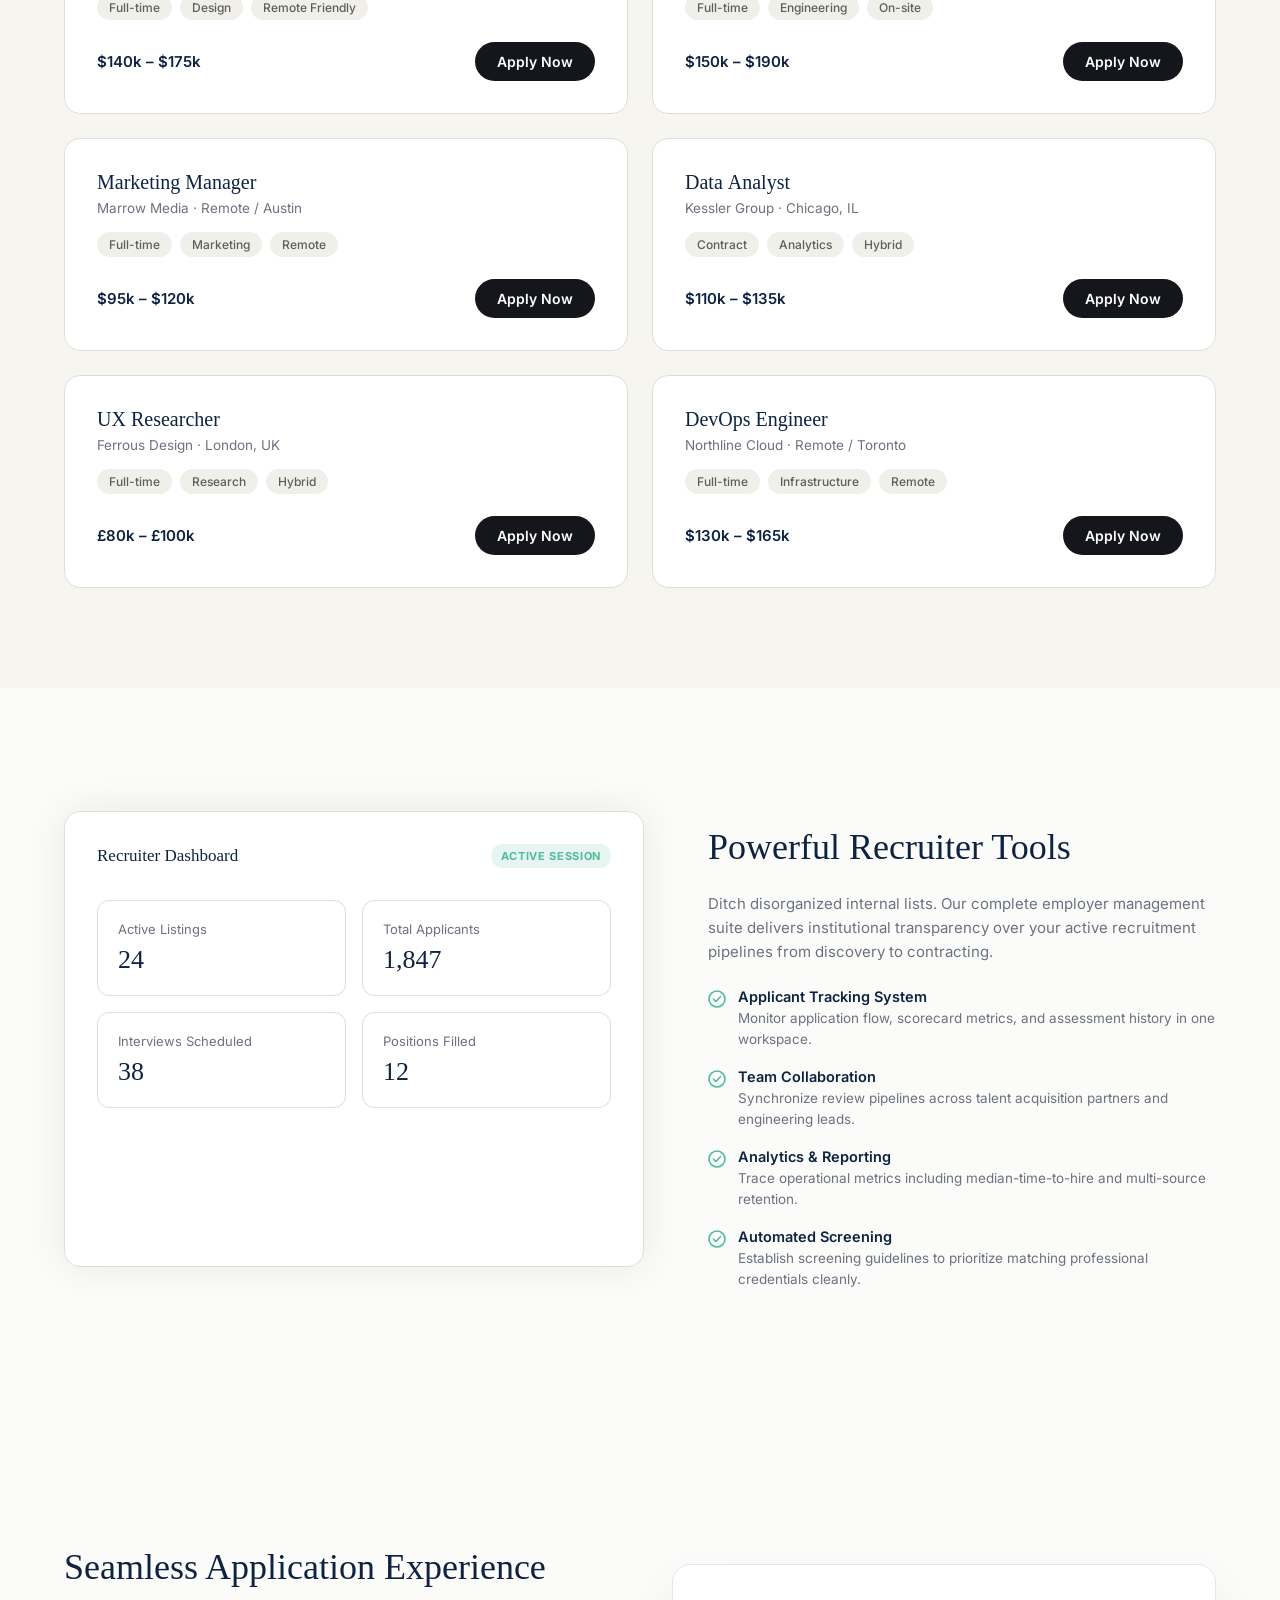
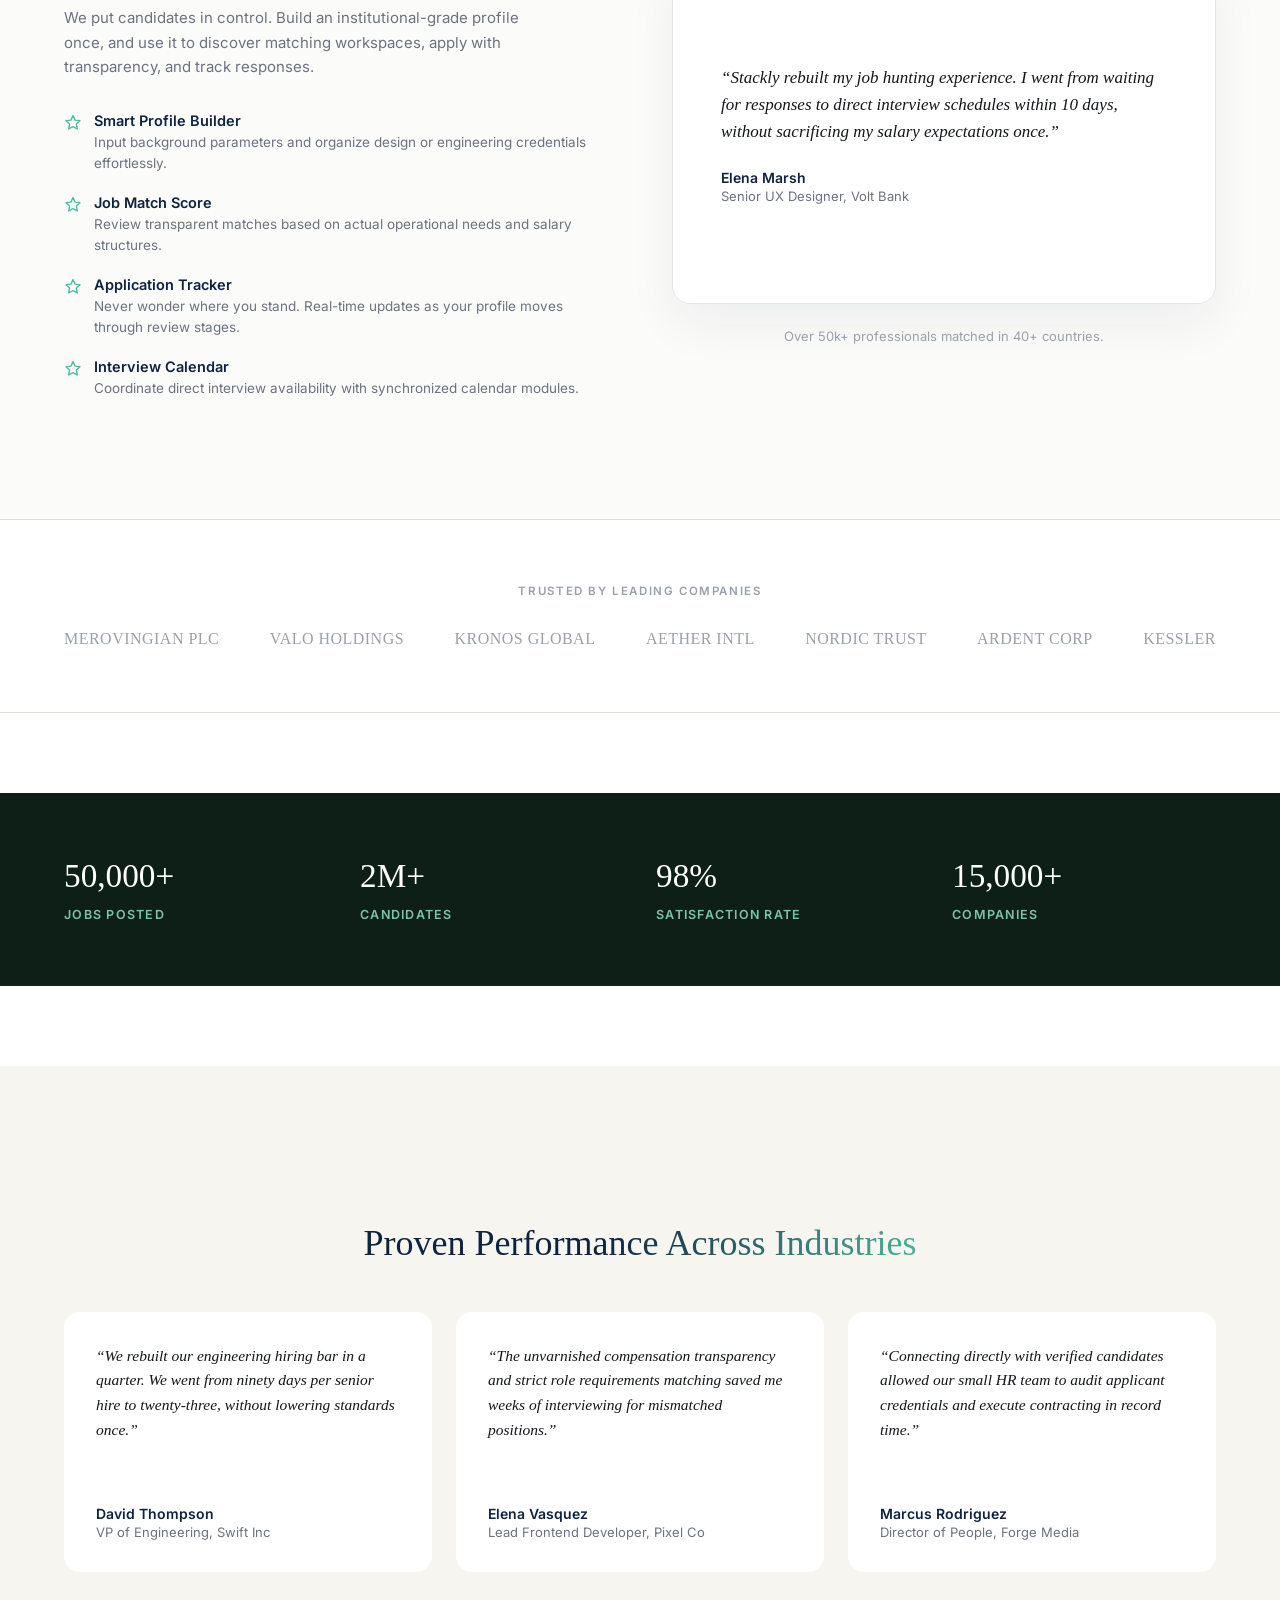
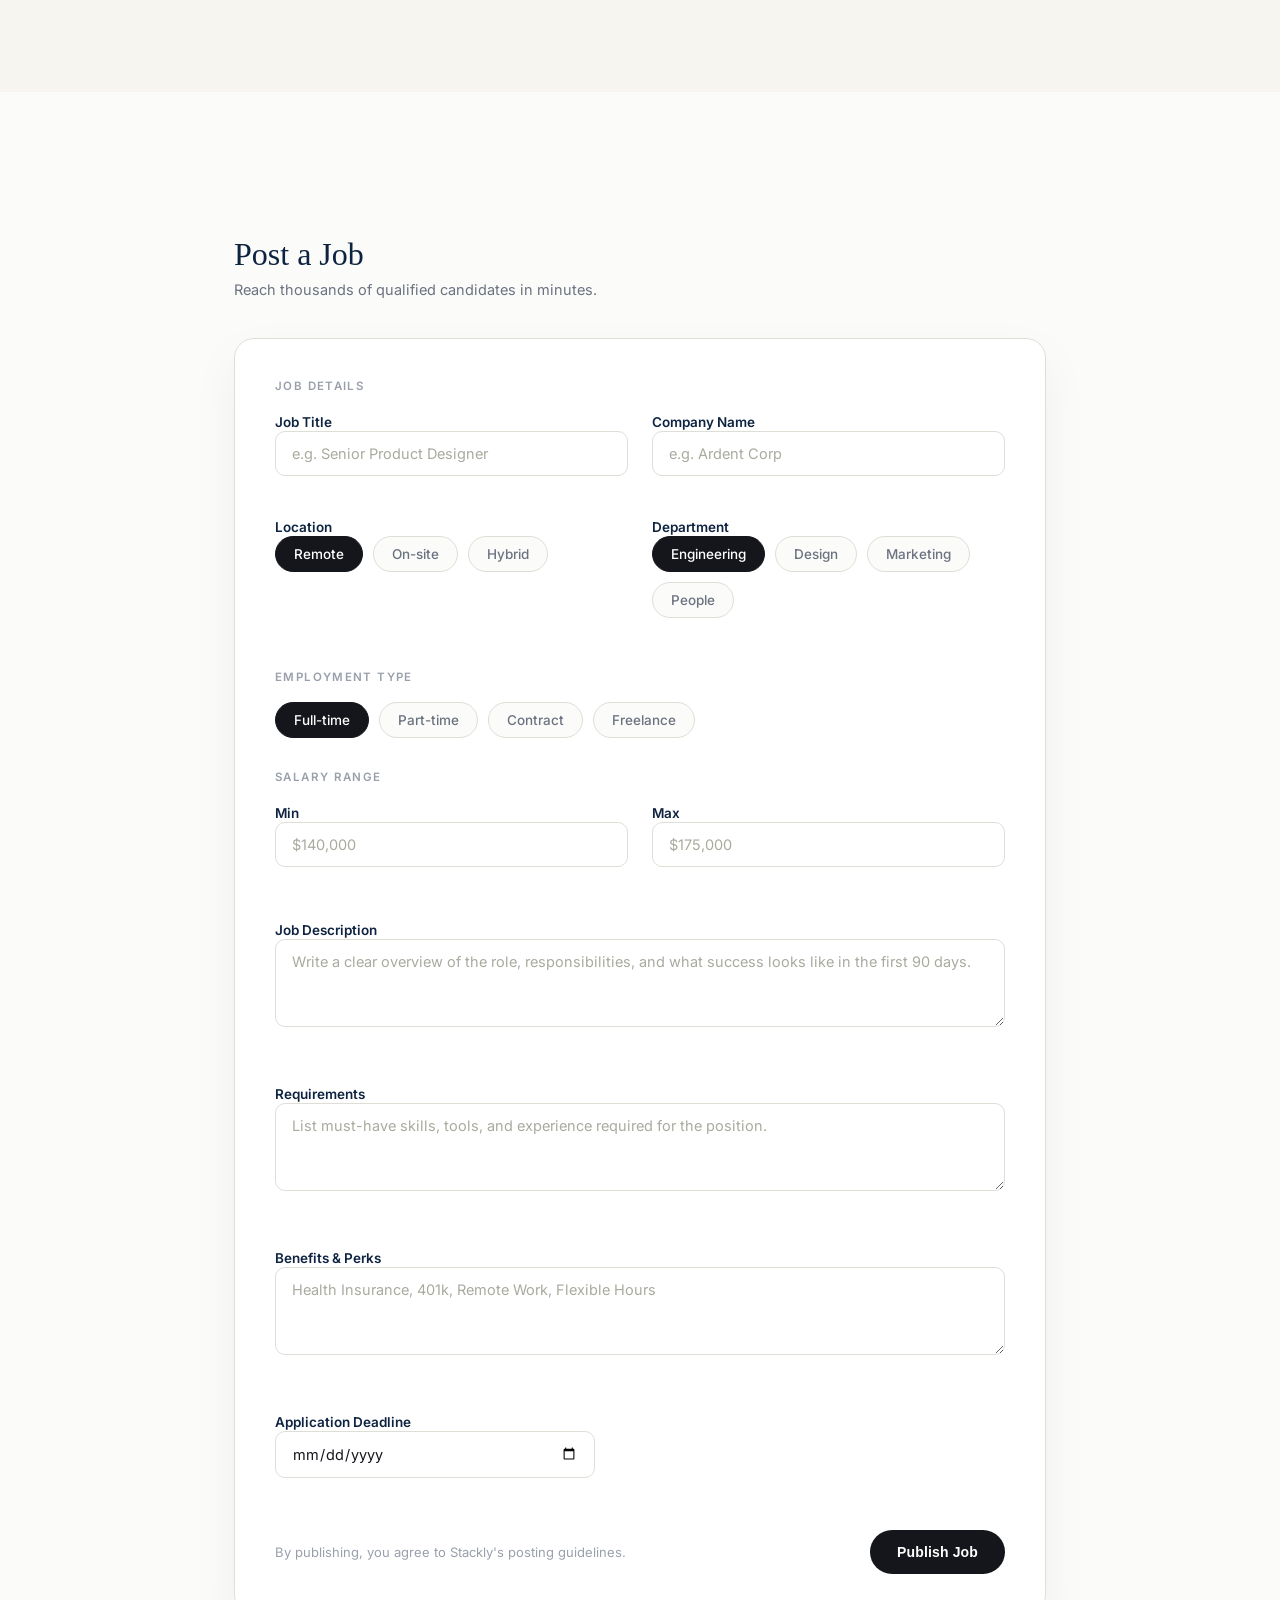
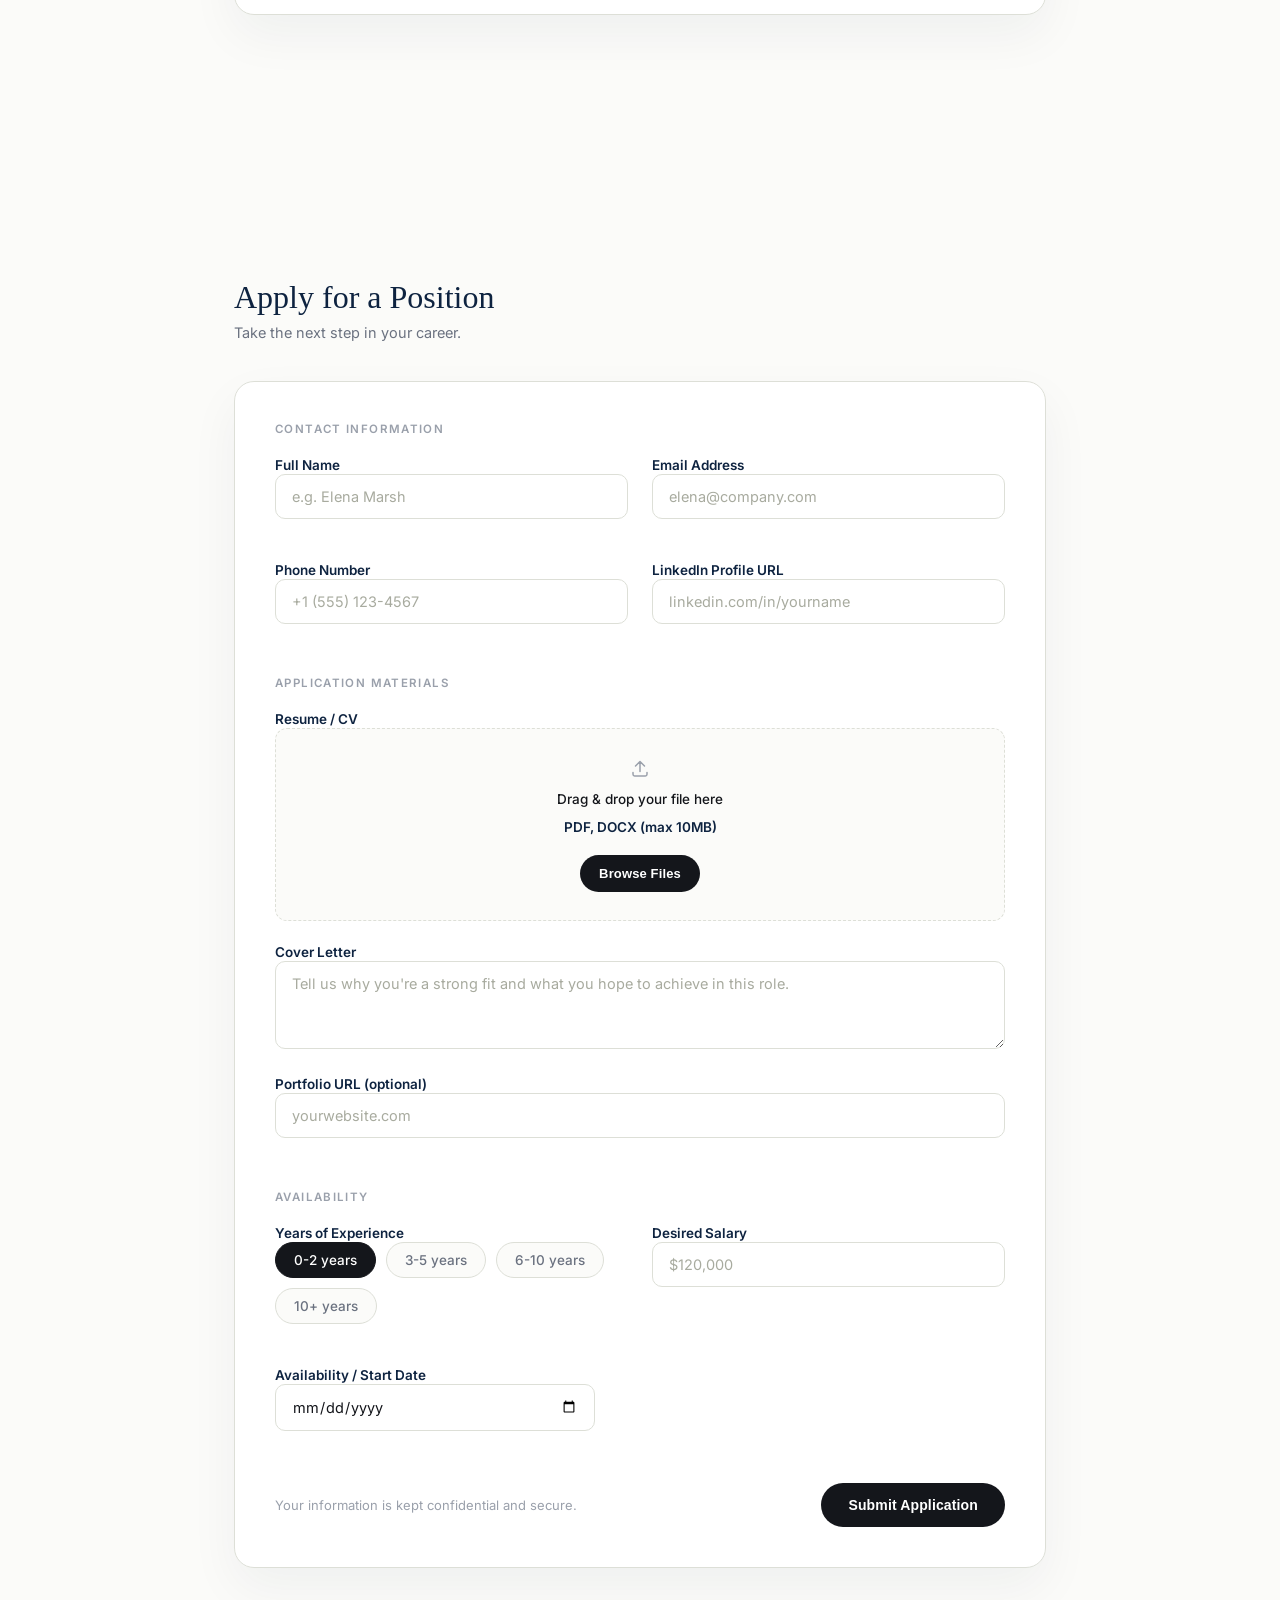
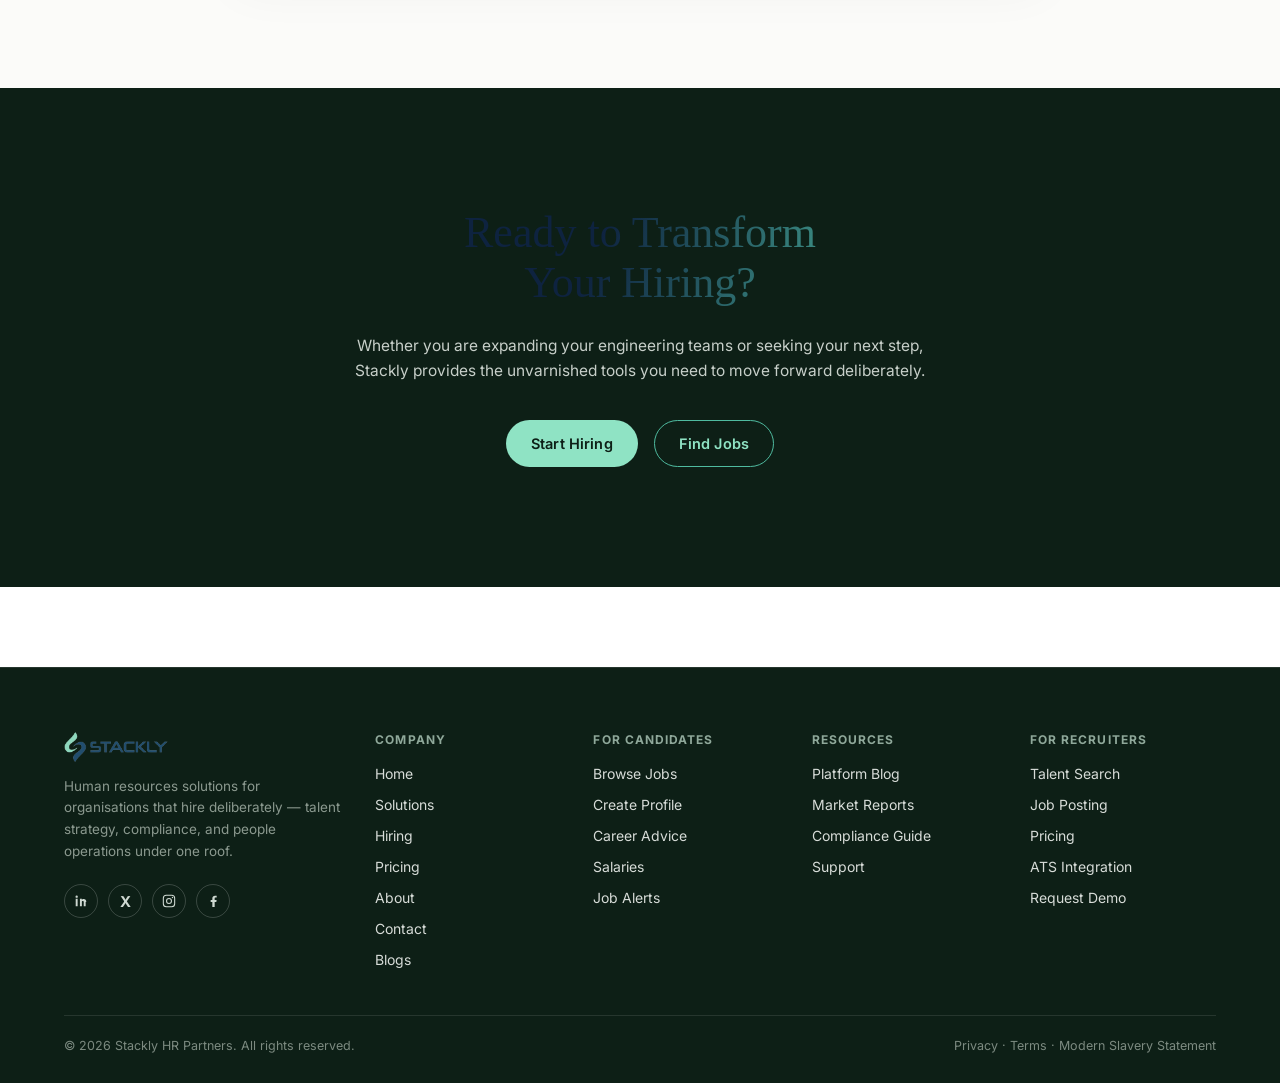
<file: hiring.html>
<!DOCTYPE html>
<html lang="en">
<head>
<meta charset="UTF-8">
<meta name="viewport" content="width=device-width, initial-scale=1.0">
<title>Stackly — Hire the people your strategy actually needs</title>
<link rel="icon" type="image/png" href="assets/favicon.png">
<link rel="preconnect" href="https://fonts.googleapis.com">
<link rel="preconnect" href="https://fonts.gstatic.com" crossorigin>
<link href="https://fonts.googleapis.com/css2?family=Inter:wght@400;500;600;700&display=swap" rel="stylesheet">
<link rel="stylesheet" href="styles.css">
</head>
<body>

<header>
  <div class="wrap">
    <nav>
      <a href="index.html" class="logo" aria-label="Stackly home">
        <img src="images/logo.webp" alt="Stackly" class="logo-img">
      </a>

      <ul class="nav-links">
        <li><a href="index.html">Home</a></li>
        <li><a href="solutions.html">Solutions</a></li>
        <li><a href="hiring.html">Hiring</a></li>
        <li><a href="pricing.html">Pricing</a></li>
        <li><a href="about.html">About</a></li>
        <li><a href="contact.html">Contact</a></li>
        <li><a href="blogs.html">Blogs</a></li>
      </ul>

      <div class="nav-right">
        <a href="signin.html" class="nav-signin">Sign in</a>
        <a href="404.html" class="btn-pill-dark">Get started</a>
      </div>

      <button class="nav-toggle" type="button" aria-label="Open navigation menu" aria-expanded="false" aria-controls="mobile-menu">
        <span></span>
        <span></span>
        <span></span>
      </button>
    </nav>
  </div>
  <div class="seam"></div>
</header>

<div class="mobile-menu" id="mobile-menu" aria-hidden="true">
  <a href="index.html">Home</a>
  <a href="solutions.html">Solutions</a>
  <a href="hiring.html">Hiring</a>
  <a href="pricing.html">Pricing</a>
  <a href="about.html">About</a>
  <a href="contact.html">Contact</a>
  <a href="blogs.html">Blogs</a>
  <div class="mobile-menu-actions">
    <a href="signin.html" class="nav-signin">Sign in</a>
    <a href="404.html" class="btn-pill-dark">Get started</a>
  </div>
</div>

<main id="top">

  <!-- HIRING HERO -->
  <section class="hero hire-hero">
    <div class="wrap hero-grid">
      <div>
        <span class="badge-pill">Introducing Stackly 2.0</span>
        <h1 class="serif">Find the Right Talent.<br>Land the Right Job.</h1>
        <p>Stackly operates a dual-purpose matching ecosystem. We empower elite corporate recruiting teams with vetted pipeline health, while guiding top-tier design, tech, and operations professionals into meaningful career steps.</p>
        <div class="hero-ctas">
          <a href="404.html" class="btn btn-dark">Post a Job</a>
          <a href="404.html" class="btn btn-outline">Browse Jobs</a>
        </div>
      </div>

      <div class="hero-media">
        <div class="frame">
          <img src="images/Hero_Image-1.webp" alt="Recruiting team in a conference room">
        </div>
        <div class="float-card">
          <div class="fc-label">Avg. Time to Hire</div>
          <div class="fc-number">23 Days</div>
          <div class="fc-sub">compared to 68-day industry benchmark</div>
        </div>
      </div>
    </div>
  </section>

  <!-- HIRING MADE SIMPLE -->
  <section class="hire-steps">
    <div class="wrap">
      <div class="hs-head reveal">
        <div class="eyebrow hs-eyebrow">For employers</div>
        <h2 class="serif">Hiring Made Simple</h2>
      </div>

      <div class="hs-carousel reveal">
        <button class="test-arrow hs-prev" aria-label="Previous steps">
          <svg width="18" height="18" viewBox="0 0 18 18" fill="none" xmlns="http://www.w3.org/2000/svg"><path d="M11 3.5L5.5 9l5.5 5.5" stroke="currentColor" stroke-width="1.6" stroke-linecap="round" stroke-linejoin="round"/></svg>
        </button>
        <div class="hs-track-wrap">
          <ul class="hs-track">
            <li class="hs-card">
              <div class="hs-top">
                <span class="hs-num">01</span>
                <svg width="20" height="20" viewBox="0 0 24 24" fill="none" xmlns="http://www.w3.org/2000/svg"><path d="M7 3h7l4 4v14H7V3z" stroke="currentColor" stroke-width="1.6" stroke-linejoin="round"/><path d="M14 3v4h4" stroke="currentColor" stroke-width="1.6" stroke-linejoin="round"/><path d="M9.5 12h5M9.5 15h5" stroke="currentColor" stroke-width="1.6" stroke-linecap="round"/></svg>
              </div>
              <h3>Post Your Position</h3>
              <p>Create rich, comprehensive listings detailing specific skills, realistic salary transparency, and concrete cultural benefits to attract aligned applicants.</p>
            </li>
            <li class="hs-card">
              <div class="hs-top">
                <span class="hs-num">02</span>
                <svg width="20" height="20" viewBox="0 0 24 24" fill="none" xmlns="http://www.w3.org/2000/svg"><circle cx="9" cy="8" r="3.2" stroke="currentColor" stroke-width="1.6"/><path d="M3 19c0-3.3 2.7-6 6-6s6 2.7 6 6" stroke="currentColor" stroke-width="1.6" stroke-linecap="round"/><path d="M15.5 4.7A3.2 3.2 0 0 1 15 11" stroke="currentColor" stroke-width="1.6" stroke-linecap="round"/><path d="M17 13.3c2.3.6 4 2.8 4 5.7" stroke="currentColor" stroke-width="1.6" stroke-linecap="round"/></svg>
              </div>
              <h3>Review Candidates</h3>
              <p>Experience frictionless pipeline review. Filter applications by specific expertise, practical experience levels, or localized work preferences instantly.</p>
            </li>
            <li class="hs-card">
              <div class="hs-top">
                <span class="hs-num">03</span>
                <svg width="20" height="20" viewBox="0 0 24 24" fill="none" xmlns="http://www.w3.org/2000/svg"><rect x="3" y="7" width="18" height="13" rx="2" stroke="currentColor" stroke-width="1.6"/><path d="M8 7V5a2 2 0 0 1 2-2h4a2 2 0 0 1 2 2v2" stroke="currentColor" stroke-width="1.6"/><path d="M3 12h18" stroke="currentColor" stroke-width="1.6"/></svg>
              </div>
              <h3>Hire &amp; Onboard</h3>
              <p>Extend firm offers directly through the portal and digitalize initial onboarding documentation to save administrative hours for both teams.</p>
            </li>
            <li class="hs-card">
              <div class="hs-top">
                <span class="hs-num">04</span>
                <svg width="20" height="20" viewBox="0 0 24 24" fill="none" xmlns="http://www.w3.org/2000/svg"><path d="M12 3v4M12 17v4M4.2 4.2l2.8 2.8M17 17l2.8 2.8M3 12h4M17 12h4M4.2 19.8L7 17M17 7l2.8-2.8" stroke="currentColor" stroke-width="1.6" stroke-linecap="round"/><circle cx="12" cy="12" r="3.2" stroke="currentColor" stroke-width="1.6"/></svg>
              </div>
              <h3>Automate Screening</h3>
              <p>Apply configurable filters and scoring criteria to surface the strongest applicants without manually reviewing every submission.</p>
            </li>
            <li class="hs-card">
              <div class="hs-top">
                <span class="hs-num">05</span>
                <svg width="20" height="20" viewBox="0 0 24 24" fill="none" xmlns="http://www.w3.org/2000/svg"><rect x="3" y="4" width="18" height="17" rx="2" stroke="currentColor" stroke-width="1.6"/><path d="M3 9h18" stroke="currentColor" stroke-width="1.6"/><path d="M8 2v4M16 2v4" stroke="currentColor" stroke-width="1.6" stroke-linecap="round"/></svg>
              </div>
              <h3>Schedule Interviews</h3>
              <p>Sync availability across hiring teams and candidates, so interviews get booked without the usual back-and-forth emails.</p>
            </li>
            <li class="hs-card">
              <div class="hs-top">
                <span class="hs-num">06</span>
                <svg width="20" height="20" viewBox="0 0 24 24" fill="none" xmlns="http://www.w3.org/2000/svg"><path d="M12 2l2.6 5.9L21 9l-4.7 4.1L17.6 20 12 16.6 6.4 20l1.3-6.9L3 9l6.4-1.1L12 2z" stroke="currentColor" stroke-width="1.6" stroke-linejoin="round"/></svg>
              </div>
              <h3>Track Performance</h3>
              <p>Measure time-to-hire, source quality, and offer acceptance rates so every hiring cycle improves on the last.</p>
            </li>
          </ul>
        </div>
        <button class="test-arrow hs-next" aria-label="Next steps">
          <svg width="18" height="18" viewBox="0 0 18 18" fill="none" xmlns="http://www.w3.org/2000/svg"><path d="M7 3.5L12.5 9 7 14.5" stroke="currentColor" stroke-width="1.6" stroke-linecap="round" stroke-linejoin="round"/></svg>
        </button>
      </div>

      <div class="hs-dots"></div>
    </div>
  </section>

  <!-- OPEN POSITIONS -->
  <section class="open-positions" id="open-positions">
    <div class="wrap">
      <div class="op-head reveal">
        <div>
          <div class="eyebrow">Explore opportunities</div>
          <h2 class="serif">Open Positions</h2>
        </div>
        <a href="404.html" class="all-link">
          View All Jobs
          <svg width="12" height="12" viewBox="0 0 15 15" fill="none" xmlns="http://www.w3.org/2000/svg"><path d="M3 12L12 3M12 3H5M12 3V10" stroke="currentColor" stroke-width="1.6" stroke-linecap="round" stroke-linejoin="round"/></svg>
        </a>
      </div>

      <div class="op-grid reveal">
        <div class="job-card">
          <h3 class="serif">Senior Product Designer</h3>
          <div class="job-meta">Ardent Corp &middot; Remote / New York</div>
          <div class="job-tags"><span>Full-time</span><span>Design</span><span>Remote Friendly</span></div>
          <div class="job-bottom">
            <span class="job-salary">$140k &ndash; $175k</span>
            <a href="404.html" class="btn-pill-dark">Apply Now</a>
          </div>
        </div>
        <div class="job-card">
          <h3 class="serif">Full-Stack Developer</h3>
          <div class="job-meta">Volt Bank &middot; San Francisco, CA</div>
          <div class="job-tags"><span>Full-time</span><span>Engineering</span><span>On-site</span></div>
          <div class="job-bottom">
            <span class="job-salary">$150k &ndash; $190k</span>
            <a href="404.html" class="btn-pill-dark">Apply Now</a>
          </div>
        </div>
        <div class="job-card">
          <h3 class="serif">Marketing Manager</h3>
          <div class="job-meta">Marrow Media &middot; Remote / Austin</div>
          <div class="job-tags"><span>Full-time</span><span>Marketing</span><span>Remote</span></div>
          <div class="job-bottom">
            <span class="job-salary">$95k &ndash; $120k</span>
            <a href="404.html" class="btn-pill-dark">Apply Now</a>
          </div>
        </div>
        <div class="job-card">
          <h3 class="serif">Data Analyst</h3>
          <div class="job-meta">Kessler Group &middot; Chicago, IL</div>
          <div class="job-tags"><span>Contract</span><span>Analytics</span><span>Hybrid</span></div>
          <div class="job-bottom">
            <span class="job-salary">$110k &ndash; $135k</span>
            <a href="404.html" class="btn-pill-dark">Apply Now</a>
          </div>
        </div>
        <div class="job-card">
          <h3 class="serif">UX Researcher</h3>
          <div class="job-meta">Ferrous Design &middot; London, UK</div>
          <div class="job-tags"><span>Full-time</span><span>Research</span><span>Hybrid</span></div>
          <div class="job-bottom">
            <span class="job-salary">&pound;80k &ndash; &pound;100k</span>
            <a href="404.html" class="btn-pill-dark">Apply Now</a>
          </div>
        </div>
        <div class="job-card">
          <h3 class="serif">DevOps Engineer</h3>
          <div class="job-meta">Northline Cloud &middot; Remote / Toronto</div>
          <div class="job-tags"><span>Full-time</span><span>Infrastructure</span><span>Remote</span></div>
          <div class="job-bottom">
            <span class="job-salary">$130k &ndash; $165k</span>
            <a href="404.html" class="btn-pill-dark">Apply Now</a>
          </div>
        </div>
      </div>
    </div>
  </section>

  <!-- RECRUITER DASHBOARD -->
  <section class="recruiter-tools">
    <div class="wrap rt-grid">
      <div class="rt-mock reveal">
        <div class="rt-mock-head">
          <span>Recruiter Dashboard</span>
          <span class="rt-session">Active Session</span>
        </div>
        <div class="rt-metrics">
          <div class="rt-metric">
            <div class="rt-metric-label">Active Listings</div>
            <div class="rt-metric-num">24</div>
          </div>
          <div class="rt-metric">
            <div class="rt-metric-label">Total Applicants</div>
            <div class="rt-metric-num">1,847</div>
          </div>
          <div class="rt-metric">
            <div class="rt-metric-label">Interviews Scheduled</div>
            <div class="rt-metric-num">38</div>
          </div>
          <div class="rt-metric">
            <div class="rt-metric-label">Positions Filled</div>
            <div class="rt-metric-num">12</div>
          </div>
        </div>
      </div>

      <div class="rt-content reveal">
        <div class="eyebrow">Employer workspace</div>
        <h2 class="serif">Powerful Recruiter Tools</h2>
        <p>Ditch disorganized internal lists. Our complete employer management suite delivers institutional transparency over your active recruitment pipelines from discovery to contracting.</p>

        <ul class="rt-list">
          <li>
            <svg width="18" height="18" viewBox="0 0 18 18" fill="none" xmlns="http://www.w3.org/2000/svg"><circle cx="9" cy="9" r="8" stroke="#4fbba0" stroke-width="1.6"/><path d="M5.5 9.2l2.3 2.3L12.5 6.8" stroke="#4fbba0" stroke-width="1.6" stroke-linecap="round" stroke-linejoin="round"/></svg>
            <div>
              <h4>Applicant Tracking System</h4>
              <p>Monitor application flow, scorecard metrics, and assessment history in one workspace.</p>
            </div>
          </li>
          <li>
            <svg width="18" height="18" viewBox="0 0 18 18" fill="none" xmlns="http://www.w3.org/2000/svg"><circle cx="9" cy="9" r="8" stroke="#4fbba0" stroke-width="1.6"/><path d="M5.5 9.2l2.3 2.3L12.5 6.8" stroke="#4fbba0" stroke-width="1.6" stroke-linecap="round" stroke-linejoin="round"/></svg>
            <div>
              <h4>Team Collaboration</h4>
              <p>Synchronize review pipelines across talent acquisition partners and engineering leads.</p>
            </div>
          </li>
          <li>
            <svg width="18" height="18" viewBox="0 0 18 18" fill="none" xmlns="http://www.w3.org/2000/svg"><circle cx="9" cy="9" r="8" stroke="#4fbba0" stroke-width="1.6"/><path d="M5.5 9.2l2.3 2.3L12.5 6.8" stroke="#4fbba0" stroke-width="1.6" stroke-linecap="round" stroke-linejoin="round"/></svg>
            <div>
              <h4>Analytics &amp; Reporting</h4>
              <p>Trace operational metrics including median-time-to-hire and multi-source retention.</p>
            </div>
          </li>
          <li>
            <svg width="18" height="18" viewBox="0 0 18 18" fill="none" xmlns="http://www.w3.org/2000/svg"><circle cx="9" cy="9" r="8" stroke="#4fbba0" stroke-width="1.6"/><path d="M5.5 9.2l2.3 2.3L12.5 6.8" stroke="#4fbba0" stroke-width="1.6" stroke-linecap="round" stroke-linejoin="round"/></svg>
            <div>
              <h4>Automated Screening</h4>
              <p>Establish screening guidelines to prioritize matching professional credentials cleanly.</p>
            </div>
          </li>
        </ul>
      </div>
    </div>
  </section>

  <!-- CANDIDATE PORTAL -->
  <section class="candidate-portal">
    <div class="wrap cp-grid">
      <div class="cp-content reveal">
        <div class="eyebrow">Candidate experience</div>
        <h2 class="serif">Seamless Application Experience</h2>
        <p>We put candidates in control. Build an institutional-grade profile once, and use it to discover matching workspaces, apply with transparency, and track responses.</p>

        <ul class="cp-list">
          <li>
            <svg width="18" height="18" viewBox="0 0 18 18" fill="none" xmlns="http://www.w3.org/2000/svg"><path d="M9 1.6l2.1 4.5 4.9.6-3.6 3.4.9 4.9L9 12.6 4.7 15l.9-4.9L2 6.7l4.9-.6L9 1.6z" stroke="#4fbba0" stroke-width="1.4" stroke-linejoin="round"/></svg>
            <div>
              <h4>Smart Profile Builder</h4>
              <p>Input background parameters and organize design or engineering credentials effortlessly.</p>
            </div>
          </li>
          <li>
            <svg width="18" height="18" viewBox="0 0 18 18" fill="none" xmlns="http://www.w3.org/2000/svg"><path d="M9 1.6l2.1 4.5 4.9.6-3.6 3.4.9 4.9L9 12.6 4.7 15l.9-4.9L2 6.7l4.9-.6L9 1.6z" stroke="#4fbba0" stroke-width="1.4" stroke-linejoin="round"/></svg>
            <div>
              <h4>Job Match Score</h4>
              <p>Review transparent matches based on actual operational needs and salary structures.</p>
            </div>
          </li>
          <li>
            <svg width="18" height="18" viewBox="0 0 18 18" fill="none" xmlns="http://www.w3.org/2000/svg"><path d="M9 1.6l2.1 4.5 4.9.6-3.6 3.4.9 4.9L9 12.6 4.7 15l.9-4.9L2 6.7l4.9-.6L9 1.6z" stroke="#4fbba0" stroke-width="1.4" stroke-linejoin="round"/></svg>
            <div>
              <h4>Application Tracker</h4>
              <p>Never wonder where you stand. Real-time updates as your profile moves through review stages.</p>
            </div>
          </li>
          <li>
            <svg width="18" height="18" viewBox="0 0 18 18" fill="none" xmlns="http://www.w3.org/2000/svg"><path d="M9 1.6l2.1 4.5 4.9.6-3.6 3.4.9 4.9L9 12.6 4.7 15l.9-4.9L2 6.7l4.9-.6L9 1.6z" stroke="#4fbba0" stroke-width="1.4" stroke-linejoin="round"/></svg>
            <div>
              <h4>Interview Calendar</h4>
              <p>Coordinate direct interview availability with synchronized calendar modules.</p>
            </div>
          </li>
        </ul>
      </div>

      <div class="cp-preview-wrap reveal">
        <div class="cp-preview">
          <blockquote>&ldquo;Stackly rebuilt my job hunting experience. I went from waiting for responses to direct interview schedules within 10 days, without sacrificing my salary expectations once.&rdquo;</blockquote>
          <div>
            <div class="cp-author-name">Elena Marsh</div>
            <div class="cp-author-role">Senior UX Designer, Volt Bank</div>
          </div>
        </div>
        <div class="cp-caption">Over 50k+ professionals matched in 40+ countries.</div>
      </div>
    </div>
  </section>

  <!-- TRUSTED BY -->
  <section class="trusted-by">
    <div class="wrap">
      <div class="trusted-by-label">Trusted by leading companies</div>
      <div class="trusted-by-logos">
        <span>MEROVINGIAN PLC</span>
        <span>VALO HOLDINGS</span>
        <span>KRONOS GLOBAL</span>
        <span>AETHER INTL</span>
        <span>NORDIC TRUST</span>
        <span>ARDENT CORP</span>
        <span>KESSLER</span>
      </div>
    </div>
  </section>

  <!-- STATISTICS BANNER -->
  <section class="statistics-banner">
    <div class="wrap">
      <div class="stats-row">
        <div class="stat-column">
          <div class="stat-num">50,000+</div>
          <div class="stat-label">Jobs Posted</div>
        </div>
        <div class="stat-column">
          <div class="stat-num">2M+</div>
          <div class="stat-label">Candidates</div>
        </div>
        <div class="stat-column">
          <div class="stat-num">98%</div>
          <div class="stat-label">Satisfaction Rate</div>
        </div>
        <div class="stat-column">
          <div class="stat-num">15,000+</div>
          <div class="stat-label">Companies</div>
        </div>
      </div>
    </div>
  </section>

  <!-- TESTIMONIALS / SUCCESS STORIES -->
  <section class="testimonials-section">
    <div class="wrap">
      <div class="ts-head reveal">
        <div class="eyebrow">Success stories</div>
        <h2 class="serif">Proven Performance Across Industries</h2>
      </div>

      <div class="ts-grid">
        <div class="testimonial-card reveal">
          <blockquote>&ldquo;We rebuilt our engineering hiring bar in a quarter. We went from ninety days per senior hire to twenty-three, without lowering standards once.&rdquo;</blockquote>
          <div>
            <div class="ta-name">David Thompson</div>
            <div class="ta-role">VP of Engineering, Swift Inc</div>
          </div>
        </div>
        <div class="testimonial-card reveal">
          <blockquote>&ldquo;The unvarnished compensation transparency and strict role requirements matching saved me weeks of interviewing for mismatched positions.&rdquo;</blockquote>
          <div>
            <div class="ta-name">Elena Vasquez</div>
            <div class="ta-role">Lead Frontend Developer, Pixel Co</div>
          </div>
        </div>
        <div class="testimonial-card reveal">
          <blockquote>&ldquo;Connecting directly with verified candidates allowed our small HR team to audit applicant credentials and execute contracting in record time.&rdquo;</blockquote>
          <div>
            <div class="ta-name">Marcus Rodriguez</div>
            <div class="ta-role">Director of People, Forge Media</div>
          </div>
        </div>
      </div>
    </div>
  </section>

  <!-- POST A JOB -->
  <section class="form-section" id="post-a-job">
    <div class="wrap" style="max-width: 940px;">
      <div class="eyebrow">For recruiters</div>
      <h2 class="serif">Post a Job</h2>
      <p class="fs-sub">Reach thousands of qualified candidates in minutes.</p>

      <form class="form-card reveal">
        <div>
          <div class="form-block-label">Job Details</div>
          <div class="form-row" style="margin-bottom: 20px;">
            <div class="field">
              <label for="pj-title">Job Title</label>
              <input id="pj-title" type="text" placeholder="e.g. Senior Product Designer">
            </div>
            <div class="field">
              <label for="pj-company">Company Name</label>
              <input id="pj-company" type="text" placeholder="e.g. Ardent Corp">
            </div>
          </div>
          <div class="form-row">
            <div class="field">
              <label for="pj-location">Location</label>
              <div class="pill-group" id="pj-location" role="group" aria-label="Location">
                <button type="button" class="pill-option active">Remote</button>
                <button type="button" class="pill-option">On-site</button>
                <button type="button" class="pill-option">Hybrid</button>
              </div>
            </div>
            <div class="field">
              <label for="pj-department">Department</label>
              <div class="pill-group" id="pj-department" role="group" aria-label="Department">
                <button type="button" class="pill-option active">Engineering</button>
                <button type="button" class="pill-option">Design</button>
                <button type="button" class="pill-option">Marketing</button>
                <button type="button" class="pill-option">People</button>
              </div>
            </div>
          </div>
        </div>

        <div>
          <div class="form-block-label">Employment Type</div>
          <div class="pill-group" role="group" aria-label="Employment type">
            <button type="button" class="pill-option active">Full-time</button>
            <button type="button" class="pill-option">Part-time</button>
            <button type="button" class="pill-option">Contract</button>
            <button type="button" class="pill-option">Freelance</button>
          </div>
        </div>

        <div>
          <div class="form-block-label">Salary Range</div>
          <div class="form-row">
            <div class="field">
              <label for="pj-min">Min</label>
              <input id="pj-min" type="text" placeholder="$140,000">
            </div>
            <div class="field">
              <label for="pj-max">Max</label>
              <input id="pj-max" type="text" placeholder="$175,000">
            </div>
          </div>
        </div>

        <div class="field">
          <label for="pj-desc">Job Description</label>
          <textarea id="pj-desc" placeholder="Write a clear overview of the role, responsibilities, and what success looks like in the first 90 days."></textarea>
        </div>

        <div class="field">
          <label for="pj-req">Requirements</label>
          <textarea id="pj-req" placeholder="List must-have skills, tools, and experience required for the position."></textarea>
        </div>

        <div class="field">
          <label for="pj-benefits">Benefits &amp; Perks</label>
          <textarea id="pj-benefits" placeholder="Health Insurance, 401k, Remote Work, Flexible Hours"></textarea>
        </div>

        <div class="field" style="max-width: 320px;">
          <label for="pj-deadline">Application Deadline</label>
          <input id="pj-deadline" type="date" placeholder="Select a date">
        </div>

        <div class="form-footer">
          <p>By publishing, you agree to Stackly's posting guidelines.</p>
          <button type="submit" class="btn btn-dark">Publish Job</button>
        </div>
      </form>
    </div>
  </section>

  <!-- APPLY FOR A JOB -->
  <section class="form-section" id="apply-for-a-job">
    <div class="wrap" style="max-width: 940px;">
      <div class="eyebrow">For candidates</div>
      <h2 class="serif">Apply for a Position</h2>
      <p class="fs-sub">Take the next step in your career.</p>

      <form class="form-card reveal">
        <div>
          <div class="form-block-label">Contact Information</div>
          <div class="form-row" style="margin-bottom: 20px;">
            <div class="field">
              <label for="af-name">Full Name</label>
              <input id="af-name" type="text" placeholder="e.g. Elena Marsh">
            </div>
            <div class="field">
              <label for="af-email">Email Address</label>
              <input id="af-email" type="email" pattern="[^\s@]+@[^\s@]+\.[A-Za-z]{2,}" placeholder="elena@company.com">
            </div>
          </div>
          <div class="form-row">
            <div class="field">
              <label for="af-phone">Phone Number</label>
              <input id="af-phone" type="tel" placeholder="+1 (555) 123-4567">
            </div>
            <div class="field">
              <label for="af-linkedin">LinkedIn Profile URL</label>
              <input id="af-linkedin" type="text" placeholder="linkedin.com/in/yourname">
            </div>
          </div>
        </div>

        <div>
          <div class="form-block-label">Application Materials</div>
          <div class="field" style="margin-bottom: 20px;">
            <label>Resume / CV</label>
            <div class="upload-zone">
              <svg width="22" height="22" viewBox="0 0 22 22" fill="none" xmlns="http://www.w3.org/2000/svg"><path d="M11 14.5V4.5M11 4.5L6.5 9M11 4.5l4.5 4.5" stroke="#9aa0ab" stroke-width="1.5" stroke-linecap="round" stroke-linejoin="round"/><path d="M4 15.5v1.8c0 .9.7 1.6 1.6 1.6h10.8c.9 0 1.6-.7 1.6-1.6v-1.8" stroke="#9aa0ab" stroke-width="1.5" stroke-linecap="round" stroke-linejoin="round"/></svg>
              <p>Drag &amp; drop your file here</p>
              <span>PDF, DOCX (max 10MB)</span>
              <button type="button" class="btn btn-dark">Browse Files</button>
            </div>
          </div>
          <div class="field" style="margin-bottom: 20px;">
            <label for="af-cover">Cover Letter</label>
            <textarea id="af-cover" placeholder="Tell us why you're a strong fit and what you hope to achieve in this role."></textarea>
          </div>
          <div class="field">
            <label for="af-portfolio">Portfolio URL (optional)</label>
            <input id="af-portfolio" type="text" placeholder="yourwebsite.com">
          </div>
        </div>

        <div>
          <div class="form-block-label">Availability</div>
          <div class="form-row" style="margin-bottom: 20px;">
            <div class="field">
              <label for="af-years">Years of Experience</label>
              <div class="pill-group" id="af-years" role="group" aria-label="Years of experience">
                <button type="button" class="pill-option active">0-2 years</button>
                <button type="button" class="pill-option">3-5 years</button>
                <button type="button" class="pill-option">6-10 years</button>
                <button type="button" class="pill-option">10+ years</button>
              </div>
            </div>
            <div class="field">
              <label for="af-salary">Desired Salary</label>
              <input id="af-salary" type="text" placeholder="$120,000">
            </div>
          </div>
          <div class="field" style="max-width: 320px;">
            <label for="af-start">Availability / Start Date</label>
            <input id="af-start" type="date" placeholder="Select a date">
          </div>
        </div>

        <div class="form-footer">
          <p>Your information is kept confidential and secure.</p>
          <button type="submit" class="btn btn-dark">Submit Application</button>
        </div>
      </form>
    </div>
  </section>

  <!-- CTA BANNER -->
  <section class="cta-banner">
    <div class="wrap" style="max-width: 720px;">
      <h2 class="serif">Ready to Transform<br>Your Hiring?</h2>
      <p>Whether you are expanding your engineering teams or seeking your next step, Stackly provides the unvarnished tools you need to move forward deliberately.</p>
      <div class="cta-banner-ctas">
        <a href="404.html" class="btn btn-mint">Start Hiring</a>
        <a href="404.html" class="btn btn-outline-mint">Find Jobs</a>
      </div>
    </div>
  </section>

</main>



<footer id="footer">
  <div class="wrap">
    <div class="footer-top">
      <div>
        <a href="index.html" class="logo" aria-label="Stackly home">
          <img src="images/logo.webp" alt="Stackly" class="logo-img">
        </a>
        <p>Human resources solutions for organisations that hire deliberately — talent strategy, compliance, and people operations under one roof.</p>
        <div class="footer-social">
          <a href="404.html" aria-label="LinkedIn">
            <svg width="16" height="16" viewBox="0 0 24 24" fill="none" xmlns="http://www.w3.org/2000/svg"><path d="M6.94 8.5H4.06V20H6.94V8.5ZM5.5 7.25A1.75 1.75 0 1 0 5.5 3.75a1.75 1.75 0 0 0 0 3.5ZM20 13.5c0-3-1.6-4.5-3.9-4.5-1.5 0-2.4.75-2.8 1.4V8.5H10.4V20h2.9v-6.1c0-.9.2-1.8 1.4-1.8 1.2 0 1.4.9 1.4 1.9V20H19V13.5h1Z" fill="currentColor"/></svg>
          </a>
          <a href="404.html" aria-label="X">
            <svg width="16" height="16" viewBox="0 0 24 24" fill="none" xmlns="http://www.w3.org/2000/svg"><path d="M20 6.3c-.6.3-1.2.5-1.9.6.7-.4 1.2-1 1.4-1.8-.6.4-1.4.7-2.1.8a3.3 3.3 0 0 0-5.7 3 9.4 9.4 0 0 1-6.8-3.5 3.3 3.3 0 0 0 1 4.4c-.5 0-1-.2-1.5-.4v.1c0 1.6 1.2 3 2.7 3.3-.5.1-1 .2-1.5.1.4 1.4 1.7 2.3 3.2 2.4A6.6 6.6 0 0 1 4 16.6a9.3 9.3 0 0 0 5.1 1.5c6.1 0 9.4-5 9.4-9.4v-.4c.6-.5 1.2-1.1 1.5-1.9Z" fill="currentColor"/></svg>
          </a>
          <a href="404.html" aria-label="Instagram">
            <svg width="16" height="16" viewBox="0 0 24 24" fill="none" xmlns="http://www.w3.org/2000/svg"><rect x="3.5" y="3.5" width="17" height="17" rx="4.5" stroke="currentColor" stroke-width="1.6"/><circle cx="12" cy="12" r="3.7" stroke="currentColor" stroke-width="1.6"/><circle cx="17.2" cy="6.8" r="1" fill="currentColor"/></svg>
          </a>
          <a href="404.html" aria-label="Facebook">
            <svg width="16" height="16" viewBox="0 0 24 24" fill="none" xmlns="http://www.w3.org/2000/svg"><path d="M14.5 21v-7.5H17l.4-3H14.5V8.4c0-.9.2-1.5 1.5-1.5H17.5V4.3C17.2 4.3 16.2 4.2 15 4.2c-2.4 0-4 1.5-4 4.1v2.2H8.5v3H11V21h3.5Z" fill="currentColor"/></svg>
          </a>
        </div>
      </div>

      <div class="footer-col">
        <h4>Company</h4>
        <ul>
          <li><a href="index.html">Home</a></li>
          <li><a href="solutions.html">Solutions</a></li>
          <li><a href="hiring.html">Hiring</a></li>
          <li><a href="pricing.html">Pricing</a></li>
          <li><a href="about.html">About</a></li>
          <li><a href="contact.html">Contact</a></li>
          <li><a href="blogs.html">Blogs</a></li>
        </ul>
      </div>

      <div class="footer-col">
        <h4>For candidates</h4>
        <ul>
          <li><a href="404.html">Browse Jobs</a></li>
          <li><a href="404.html">Create Profile</a></li>
          <li><a href="404.html">Career Advice</a></li>
          <li><a href="404.html">Salaries</a></li>
          <li><a href="404.html">Job Alerts</a></li>
        </ul>
      </div>

      <div class="footer-col">
        <h4>Resources</h4>
        <ul>
          <li><a href="404.html">Platform Blog</a></li>
          <li><a href="404.html">Market Reports</a></li>
          <li><a href="404.html">Compliance Guide</a></li>
          <li><a href="404.html">Support</a></li>
        </ul>
      </div>

      <div class="footer-col">
        <h4>For recruiters</h4>
        <ul>
          <li><a href="404.html">Talent Search</a></li>
          <li><a href="404.html">Job Posting</a></li>
          <li><a href="404.html">Pricing</a></li>
          <li><a href="404.html">ATS Integration</a></li>
          <li><a href="404.html">Request Demo</a></li>
        </ul>
      </div>
    </div>

    <div class="footer-bottom">
      <span>© 2026 Stackly HR Partners. All rights reserved.</span>
      <span><a href="404.html">Privacy</a> &middot; <a href="404.html">Terms</a> &middot; <a href="404.html">Modern Slavery Statement</a></span>
    </div>
  </div>
</footer>

<script src="script.js"></script>

</body>
</html>
</file>
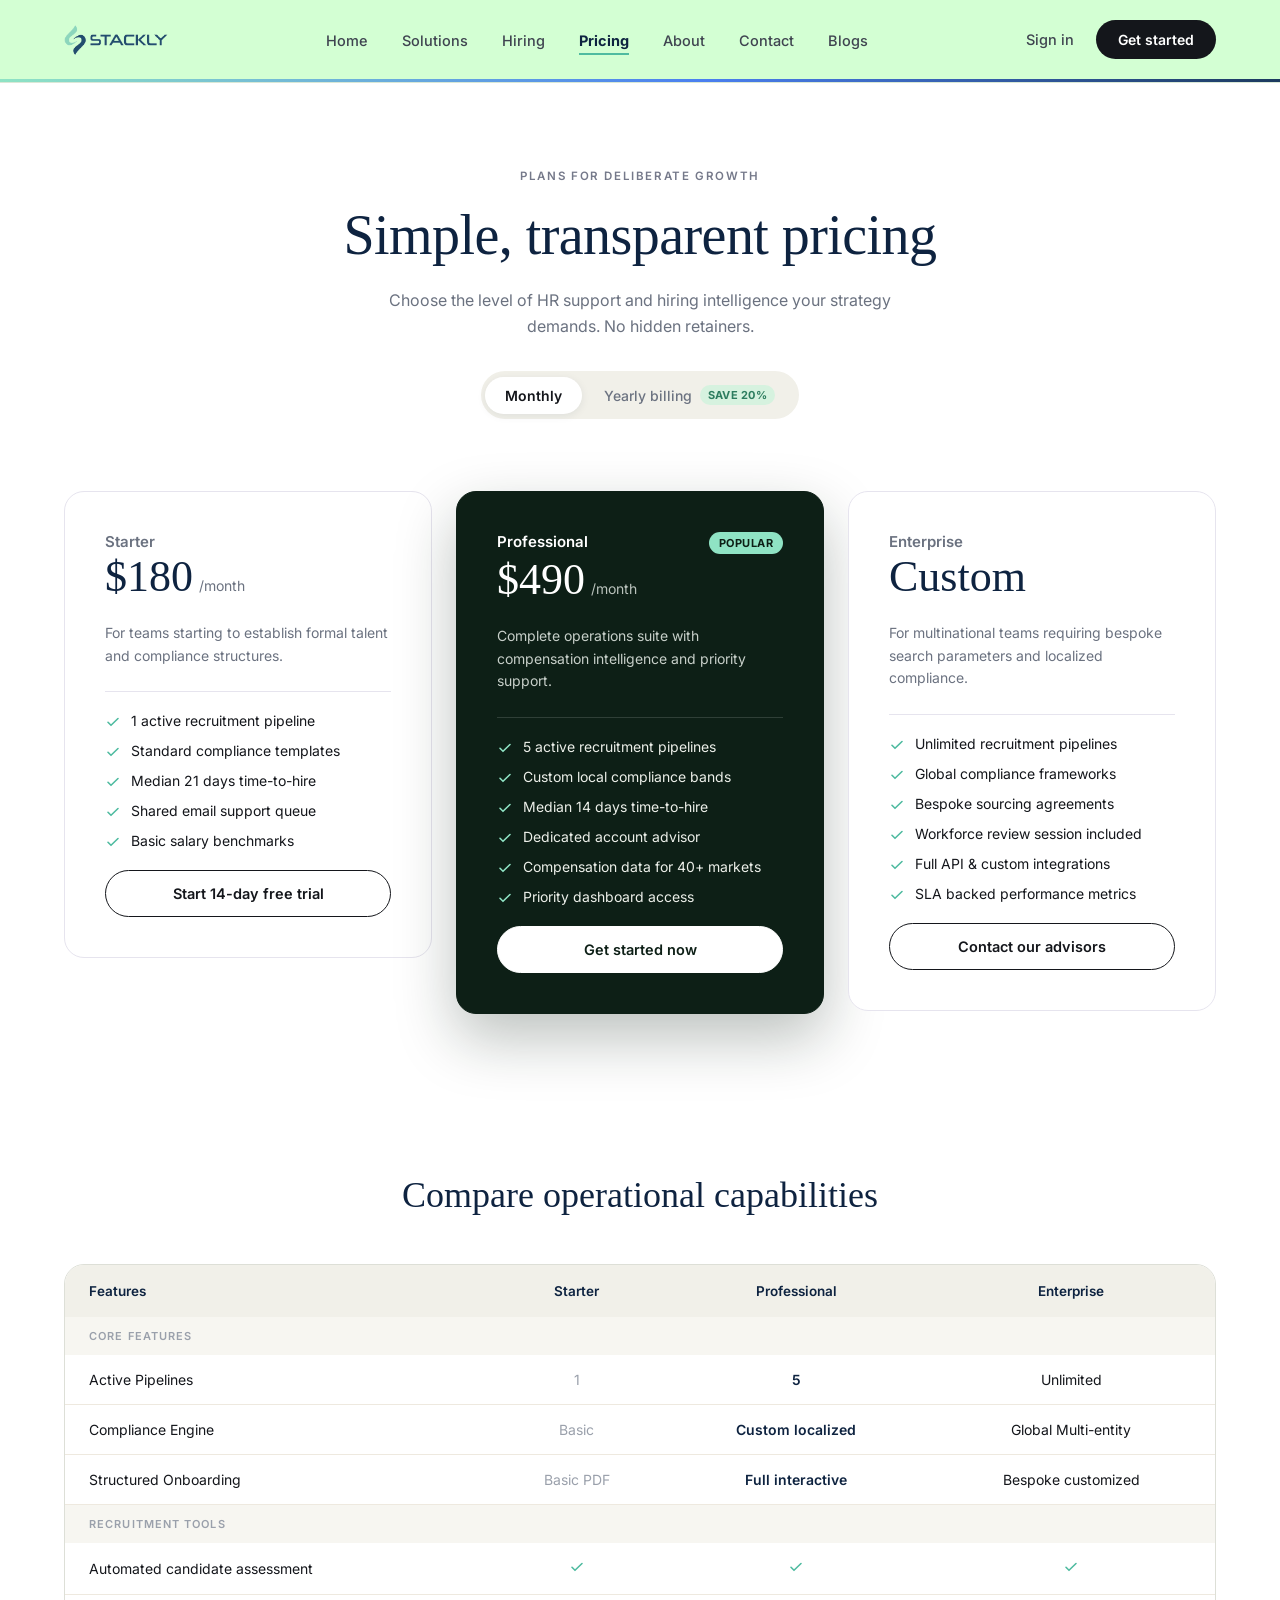
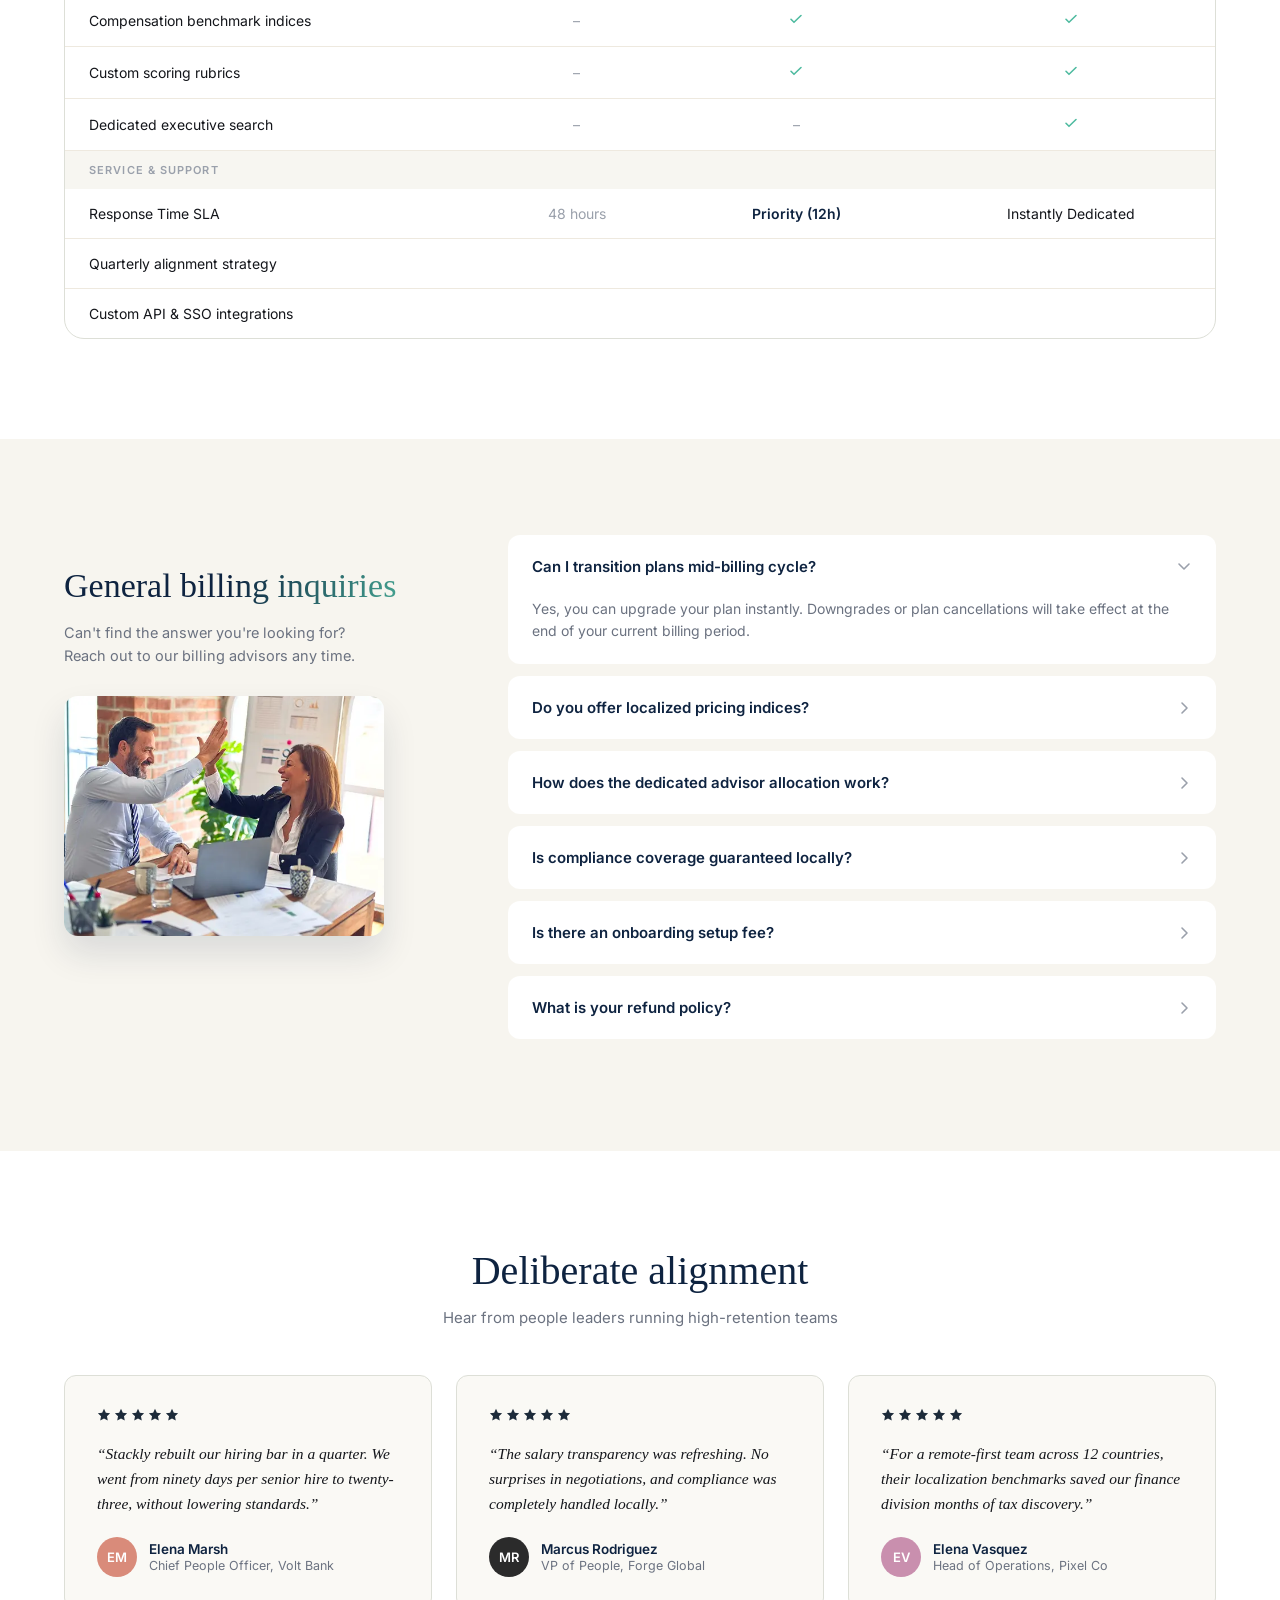
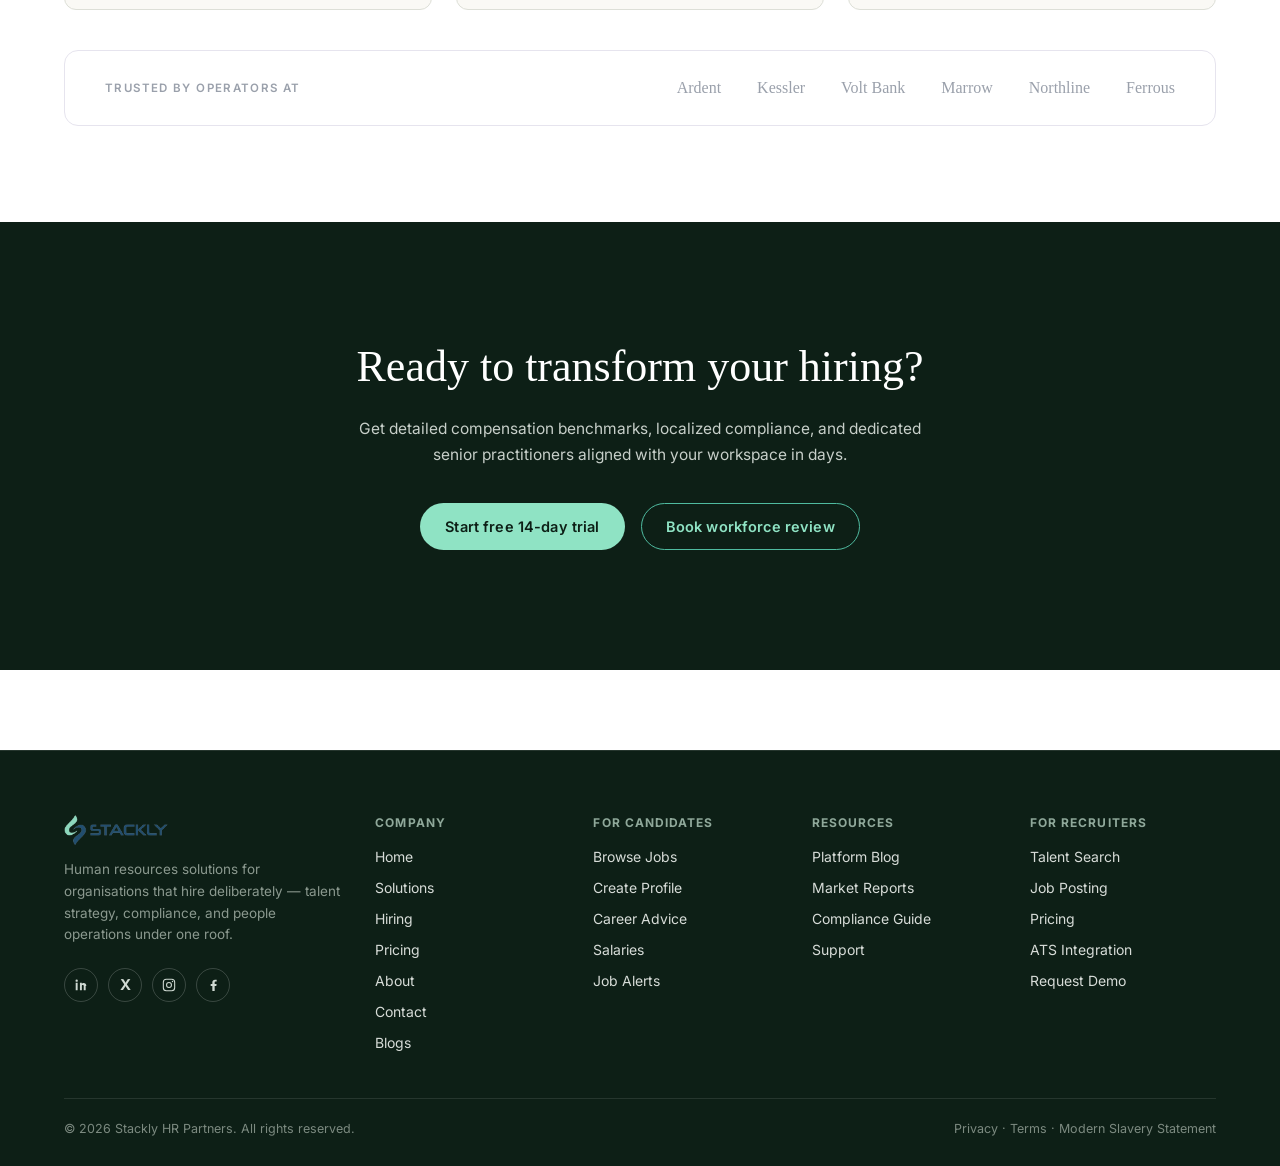
<file: pricing.html>
<!DOCTYPE html>
<html lang="en">
<head>
<meta charset="UTF-8">
<meta name="viewport" content="width=device-width, initial-scale=1.0">
<title>Stackly — Simple, transparent pricing</title>
<link rel="icon" type="image/png" href="assets/favicon.png">
<link rel="preconnect" href="https://fonts.googleapis.com">
<link rel="preconnect" href="https://fonts.gstatic.com" crossorigin>
<link href="https://fonts.googleapis.com/css2?family=Inter:wght@400;500;600;700&display=swap" rel="stylesheet">
<link rel="stylesheet" href="styles.css">
</head>
<body>

<header>
  <div class="wrap">
    <nav>
      <a href="index.html" class="logo" aria-label="Stackly home">
        <img src="images/logo.webp" alt="Stackly" class="logo-img">
      </a>

      <ul class="nav-links">
        <li><a href="index.html">Home</a></li>
        <li><a href="solutions.html">Solutions</a></li>
        <li><a href="hiring.html">Hiring</a></li>
        <li><a href="pricing.html">Pricing</a></li>
        <li><a href="about.html">About</a></li>
        <li><a href="contact.html">Contact</a></li>
        <li><a href="blogs.html">Blogs</a></li>
      </ul>

      <div class="nav-right">
        <a href="signin.html" class="nav-signin">Sign in</a>
        <a href="404.html" class="btn-pill-dark">Get started</a>
      </div>

      <button class="nav-toggle" type="button" aria-label="Open navigation menu" aria-expanded="false" aria-controls="mobile-menu">
        <span></span>
        <span></span>
        <span></span>
      </button>
    </nav>
  </div>
  <div class="seam"></div>
</header>

<div class="mobile-menu" id="mobile-menu" aria-hidden="true">
  <a href="index.html">Home</a>
  <a href="solutions.html">Solutions</a>
  <a href="hiring.html">Hiring</a>
  <a href="pricing.html">Pricing</a>
  <a href="about.html">About</a>
  <a href="contact.html">Contact</a>
  <a href="blogs.html">Blogs</a>
  <div class="mobile-menu-actions">
    <a href="signin.html" class="nav-signin">Sign in</a>
    <a href="404.html" class="btn-pill-dark">Get started</a>
  </div>
</div>

<main id="top">

  <!-- PRICING HERO -->
  <section class="pricing-hero">
    <div class="wrap">
      <div class="eyebrow">Plans for deliberate growth</div>
      <h1 class="serif">Simple, transparent pricing</h1>
      <p>Choose the level of HR support and hiring intelligence your strategy demands. No hidden retainers.</p>

      <div class="billing-toggle">
        <button type="button" class="billing-option active" data-billing="monthly">Monthly</button>
        <button type="button" class="billing-option" data-billing="yearly">Yearly billing <span class="save-tag">SAVE 20%</span></button>
      </div>
    </div>
  </section>

  <!-- PRICING TIERS -->
  <section class="pricing-tiers">
    <div class="wrap">
      <div class="pt-grid">
        <div class="pt-card reveal">
          <div>
            <div class="pt-head">
              <span class="pt-tier-name">Starter</span>
            </div>
            <div class="pt-price">
              <span class="amount serif" data-monthly="$180" data-yearly="$144">$180</span>
              <span class="period">/month</span>
            </div>
          </div>
          <p class="pt-desc">For teams starting to establish formal talent and compliance structures.</p>
          <ul class="pt-features">
            <li><svg width="16" height="16" viewBox="0 0 16 16" fill="none" xmlns="http://www.w3.org/2000/svg"><path d="M3 8.3l3 3L13 4.5" stroke="currentColor" stroke-width="1.6" stroke-linecap="round" stroke-linejoin="round"/></svg>1 active recruitment pipeline</li>
            <li><svg width="16" height="16" viewBox="0 0 16 16" fill="none" xmlns="http://www.w3.org/2000/svg"><path d="M3 8.3l3 3L13 4.5" stroke="currentColor" stroke-width="1.6" stroke-linecap="round" stroke-linejoin="round"/></svg>Standard compliance templates</li>
            <li><svg width="16" height="16" viewBox="0 0 16 16" fill="none" xmlns="http://www.w3.org/2000/svg"><path d="M3 8.3l3 3L13 4.5" stroke="currentColor" stroke-width="1.6" stroke-linecap="round" stroke-linejoin="round"/></svg>Median 21 days time-to-hire</li>
            <li><svg width="16" height="16" viewBox="0 0 16 16" fill="none" xmlns="http://www.w3.org/2000/svg"><path d="M3 8.3l3 3L13 4.5" stroke="currentColor" stroke-width="1.6" stroke-linecap="round" stroke-linejoin="round"/></svg>Shared email support queue</li>
            <li><svg width="16" height="16" viewBox="0 0 16 16" fill="none" xmlns="http://www.w3.org/2000/svg"><path d="M3 8.3l3 3L13 4.5" stroke="currentColor" stroke-width="1.6" stroke-linecap="round" stroke-linejoin="round"/></svg>Basic salary benchmarks</li>
          </ul>
          <a href="404.html" class="pt-cta">Start 14-day free trial</a>
        </div>

        <div class="pt-card featured reveal">
          <div>
            <div class="pt-head">
              <span class="pt-tier-name">Professional</span>
              <span class="pt-popular">POPULAR</span>
            </div>
            <div class="pt-price">
              <span class="amount serif" data-monthly="$490" data-yearly="$392">$490</span>
              <span class="period">/month</span>
            </div>
          </div>
          <p class="pt-desc">Complete operations suite with compensation intelligence and priority support.</p>
          <ul class="pt-features">
            <li><svg width="16" height="16" viewBox="0 0 16 16" fill="none" xmlns="http://www.w3.org/2000/svg"><path d="M3 8.3l3 3L13 4.5" stroke="currentColor" stroke-width="1.6" stroke-linecap="round" stroke-linejoin="round"/></svg>5 active recruitment pipelines</li>
            <li><svg width="16" height="16" viewBox="0 0 16 16" fill="none" xmlns="http://www.w3.org/2000/svg"><path d="M3 8.3l3 3L13 4.5" stroke="currentColor" stroke-width="1.6" stroke-linecap="round" stroke-linejoin="round"/></svg>Custom local compliance bands</li>
            <li><svg width="16" height="16" viewBox="0 0 16 16" fill="none" xmlns="http://www.w3.org/2000/svg"><path d="M3 8.3l3 3L13 4.5" stroke="currentColor" stroke-width="1.6" stroke-linecap="round" stroke-linejoin="round"/></svg>Median 14 days time-to-hire</li>
            <li><svg width="16" height="16" viewBox="0 0 16 16" fill="none" xmlns="http://www.w3.org/2000/svg"><path d="M3 8.3l3 3L13 4.5" stroke="currentColor" stroke-width="1.6" stroke-linecap="round" stroke-linejoin="round"/></svg>Dedicated account advisor</li>
            <li><svg width="16" height="16" viewBox="0 0 16 16" fill="none" xmlns="http://www.w3.org/2000/svg"><path d="M3 8.3l3 3L13 4.5" stroke="currentColor" stroke-width="1.6" stroke-linecap="round" stroke-linejoin="round"/></svg>Compensation data for 40+ markets</li>
            <li><svg width="16" height="16" viewBox="0 0 16 16" fill="none" xmlns="http://www.w3.org/2000/svg"><path d="M3 8.3l3 3L13 4.5" stroke="currentColor" stroke-width="1.6" stroke-linecap="round" stroke-linejoin="round"/></svg>Priority dashboard access</li>
          </ul>
          <a href="404.html" class="pt-cta">Get started now</a>
        </div>

        <div class="pt-card reveal">
          <div>
            <div class="pt-head">
              <span class="pt-tier-name">Enterprise</span>
            </div>
            <div class="pt-price">
              <span class="amount serif">Custom</span>
            </div>
          </div>
          <p class="pt-desc">For multinational teams requiring bespoke search parameters and localized compliance.</p>
          <ul class="pt-features">
            <li><svg width="16" height="16" viewBox="0 0 16 16" fill="none" xmlns="http://www.w3.org/2000/svg"><path d="M3 8.3l3 3L13 4.5" stroke="currentColor" stroke-width="1.6" stroke-linecap="round" stroke-linejoin="round"/></svg>Unlimited recruitment pipelines</li>
            <li><svg width="16" height="16" viewBox="0 0 16 16" fill="none" xmlns="http://www.w3.org/2000/svg"><path d="M3 8.3l3 3L13 4.5" stroke="currentColor" stroke-width="1.6" stroke-linecap="round" stroke-linejoin="round"/></svg>Global compliance frameworks</li>
            <li><svg width="16" height="16" viewBox="0 0 16 16" fill="none" xmlns="http://www.w3.org/2000/svg"><path d="M3 8.3l3 3L13 4.5" stroke="currentColor" stroke-width="1.6" stroke-linecap="round" stroke-linejoin="round"/></svg>Bespoke sourcing agreements</li>
            <li><svg width="16" height="16" viewBox="0 0 16 16" fill="none" xmlns="http://www.w3.org/2000/svg"><path d="M3 8.3l3 3L13 4.5" stroke="currentColor" stroke-width="1.6" stroke-linecap="round" stroke-linejoin="round"/></svg>Workforce review session included</li>
            <li><svg width="16" height="16" viewBox="0 0 16 16" fill="none" xmlns="http://www.w3.org/2000/svg"><path d="M3 8.3l3 3L13 4.5" stroke="currentColor" stroke-width="1.6" stroke-linecap="round" stroke-linejoin="round"/></svg>Full API &amp; custom integrations</li>
            <li><svg width="16" height="16" viewBox="0 0 16 16" fill="none" xmlns="http://www.w3.org/2000/svg"><path d="M3 8.3l3 3L13 4.5" stroke="currentColor" stroke-width="1.6" stroke-linecap="round" stroke-linejoin="round"/></svg>SLA backed performance metrics</li>
          </ul>
          <a href="404.html" class="pt-cta">Contact our advisors</a>
        </div>
      </div>
    </div>
  </section>

  <!-- FEATURE COMPARISON -->
  <section class="feature-comparison">
    <div class="wrap">
      <div class="fc-head reveal">
        <div class="eyebrow">Feature matrix</div>
        <h2 class="serif">Compare operational capabilities</h2>
      </div>

      <div class="fc-table-wrap reveal">
        <table class="fc-table">
          <thead>
            <tr>
              <th>Features</th>
              <th>Starter</th>
              <th>Professional</th>
              <th>Enterprise</th>
            </tr>
          </thead>
          <tbody>
            <tr class="fc-group"><td colspan="4">Core Features</td></tr>
            <tr>
              <td>Active Pipelines</td>
              <td class="fc-dim">1</td>
              <td class="fc-strong">5</td>
              <td>Unlimited</td>
            </tr>
            <tr>
              <td>Compliance Engine</td>
              <td class="fc-dim">Basic</td>
              <td class="fc-strong">Custom localized</td>
              <td>Global Multi-entity</td>
            </tr>
            <tr>
              <td>Structured Onboarding</td>
              <td class="fc-dim">Basic PDF</td>
              <td class="fc-strong">Full interactive</td>
              <td>Bespoke customized</td>
            </tr>

            <tr class="fc-group"><td colspan="4">Recruitment Tools</td></tr>
            <tr>
              <td>Automated candidate assessment</td>
              <td><svg width="16" height="16" viewBox="0 0 16 16" fill="none" xmlns="http://www.w3.org/2000/svg"><path d="M3 8.3l3 3L13 4.5" stroke="currentColor" stroke-width="1.6" stroke-linecap="round" stroke-linejoin="round"/></svg></td>
              <td><svg width="16" height="16" viewBox="0 0 16 16" fill="none" xmlns="http://www.w3.org/2000/svg"><path d="M3 8.3l3 3L13 4.5" stroke="currentColor" stroke-width="1.6" stroke-linecap="round" stroke-linejoin="round"/></svg></td>
              <td><svg width="16" height="16" viewBox="0 0 16 16" fill="none" xmlns="http://www.w3.org/2000/svg"><path d="M3 8.3l3 3L13 4.5" stroke="currentColor" stroke-width="1.6" stroke-linecap="round" stroke-linejoin="round"/></svg></td>
            </tr>
            <tr>
              <td>Compensation benchmark indices</td>
              <td class="fc-dash">&ndash;</td>
              <td><svg width="16" height="16" viewBox="0 0 16 16" fill="none" xmlns="http://www.w3.org/2000/svg"><path d="M3 8.3l3 3L13 4.5" stroke="currentColor" stroke-width="1.6" stroke-linecap="round" stroke-linejoin="round"/></svg></td>
              <td><svg width="16" height="16" viewBox="0 0 16 16" fill="none" xmlns="http://www.w3.org/2000/svg"><path d="M3 8.3l3 3L13 4.5" stroke="currentColor" stroke-width="1.6" stroke-linecap="round" stroke-linejoin="round"/></svg></td>
            </tr>
            <tr>
              <td>Custom scoring rubrics</td>
              <td class="fc-dash">&ndash;</td>
              <td><svg width="16" height="16" viewBox="0 0 16 16" fill="none" xmlns="http://www.w3.org/2000/svg"><path d="M3 8.3l3 3L13 4.5" stroke="currentColor" stroke-width="1.6" stroke-linecap="round" stroke-linejoin="round"/></svg></td>
              <td><svg width="16" height="16" viewBox="0 0 16 16" fill="none" xmlns="http://www.w3.org/2000/svg"><path d="M3 8.3l3 3L13 4.5" stroke="currentColor" stroke-width="1.6" stroke-linecap="round" stroke-linejoin="round"/></svg></td>
            </tr>
            <tr>
              <td>Dedicated executive search</td>
              <td class="fc-dash">&ndash;</td>
              <td class="fc-dash">&ndash;</td>
              <td><svg width="16" height="16" viewBox="0 0 16 16" fill="none" xmlns="http://www.w3.org/2000/svg"><path d="M3 8.3l3 3L13 4.5" stroke="currentColor" stroke-width="1.6" stroke-linecap="round" stroke-linejoin="round"/></svg></td>
            </tr>

            <tr class="fc-group"><td colspan="4">Service &amp; Support</td></tr>
            <tr>
              <td>Response Time SLA</td>
              <td class="fc-dim">48 hours</td>
              <td class="fc-strong">Priority (12h)</td>
              <td>Instantly Dedicated</td>
            </tr>
            <tr>
              <td>Quarterly alignment strategy</td>
              <td></td>
              <td></td>
              <td></td>
            </tr>
            <tr>
              <td>Custom API &amp; SSO integrations</td>
              <td></td>
              <td></td>
              <td></td>
            </tr>
          </tbody>
        </table>
      </div>
    </div>
  </section>

  <!-- FAQS -->
  <section class="faqs">
    <div class="wrap">
      <div class="faqs-grid">
        <div class="faqs-intro reveal">
          <div class="eyebrow">Frequently asked questions</div>
          <h2 class="serif">General billing inquiries</h2>
          <p>Can't find the answer you're looking for? Reach out to our billing advisors any time.</p>
          <img class="faqs-intro-image" src="images/Image (Two colleagues in an interview conversation).webp" alt="Two colleagues discussing a hiring plan">
        </div>

        <div class="faq-list reveal">
          <div class="faq-item open">
            <button type="button" class="faq-question">
              Can I transition plans mid-billing cycle?
              <svg width="16" height="16" viewBox="0 0 16 16" fill="none" xmlns="http://www.w3.org/2000/svg"><path d="M6 3l5 5-5 5" stroke="currentColor" stroke-width="1.6" stroke-linecap="round" stroke-linejoin="round"/></svg>
            </button>
            <div class="faq-answer">
              <p>Yes, you can upgrade your plan instantly. Downgrades or plan cancellations will take effect at the end of your current billing period.</p>
            </div>
          </div>
          <div class="faq-item">
            <button type="button" class="faq-question">
              Do you offer localized pricing indices?
              <svg width="16" height="16" viewBox="0 0 16 16" fill="none" xmlns="http://www.w3.org/2000/svg"><path d="M6 3l5 5-5 5" stroke="currentColor" stroke-width="1.6" stroke-linecap="round" stroke-linejoin="round"/></svg>
            </button>
            <div class="faq-answer">
              <p>Yes. Professional and Enterprise plans include compensation benchmarks tailored to local markets, so offers stay competitive wherever you're hiring.</p>
            </div>
          </div>
          <div class="faq-item">
            <button type="button" class="faq-question">
              How does the dedicated advisor allocation work?
              <svg width="16" height="16" viewBox="0 0 16 16" fill="none" xmlns="http://www.w3.org/2000/svg"><path d="M6 3l5 5-5 5" stroke="currentColor" stroke-width="1.6" stroke-linecap="round" stroke-linejoin="round"/></svg>
            </button>
            <div class="faq-answer">
              <p>Professional and Enterprise accounts are paired with a named advisor who oversees onboarding, compliance questions, and ongoing account strategy.</p>
            </div>
          </div>
          <div class="faq-item">
            <button type="button" class="faq-question">
              Is compliance coverage guaranteed locally?
              <svg width="16" height="16" viewBox="0 0 16 16" fill="none" xmlns="http://www.w3.org/2000/svg"><path d="M6 3l5 5-5 5" stroke="currentColor" stroke-width="1.6" stroke-linecap="round" stroke-linejoin="round"/></svg>
            </button>
            <div class="faq-answer">
              <p>Starter includes standard templates, while Professional and Enterprise layer in localized compliance bands reviewed for your specific regions.</p>
            </div>
          </div>
          <div class="faq-item">
            <button type="button" class="faq-question">
              Is there an onboarding setup fee?
              <svg width="16" height="16" viewBox="0 0 16 16" fill="none" xmlns="http://www.w3.org/2000/svg"><path d="M6 3l5 5-5 5" stroke="currentColor" stroke-width="1.6" stroke-linecap="round" stroke-linejoin="round"/></svg>
            </button>
            <div class="faq-answer">
              <p>No. There are no hidden setup or retainer fees on any plan — pricing shown is exactly what you pay.</p>
            </div>
          </div>
          <div class="faq-item">
            <button type="button" class="faq-question">
              What is your refund policy?
              <svg width="16" height="16" viewBox="0 0 16 16" fill="none" xmlns="http://www.w3.org/2000/svg"><path d="M6 3l5 5-5 5" stroke="currentColor" stroke-width="1.6" stroke-linecap="round" stroke-linejoin="round"/></svg>
            </button>
            <div class="faq-answer">
              <p>Starter plans include a 14-day free trial with no charge. After that, unused time is not refunded, but you may cancel anytime before renewal.</p>
            </div>
          </div>
        </div>
      </div>
    </div>
  </section>

  <!-- REVIEWS -->
  <section class="reviews">
    <div class="wrap">
      <div class="reviews-head reveal">
        <h2 class="serif">Deliberate alignment</h2>
        <p>Hear from people leaders running high-retention teams</p>
      </div>

      <div class="reviews-grid">
        <div class="review-card reveal">
          <div class="review-stars">
            <svg width="14" height="14" viewBox="0 0 16 16" fill="currentColor"><path d="M8 .8l2.1 4.5 4.9.6-3.6 3.4.9 4.9L8 12l-4.3 2.2.9-4.9L1 5.9l4.9-.6L8 .8z"/></svg>
            <svg width="14" height="14" viewBox="0 0 16 16" fill="currentColor"><path d="M8 .8l2.1 4.5 4.9.6-3.6 3.4.9 4.9L8 12l-4.3 2.2.9-4.9L1 5.9l4.9-.6L8 .8z"/></svg>
            <svg width="14" height="14" viewBox="0 0 16 16" fill="currentColor"><path d="M8 .8l2.1 4.5 4.9.6-3.6 3.4.9 4.9L8 12l-4.3 2.2.9-4.9L1 5.9l4.9-.6L8 .8z"/></svg>
            <svg width="14" height="14" viewBox="0 0 16 16" fill="currentColor"><path d="M8 .8l2.1 4.5 4.9.6-3.6 3.4.9 4.9L8 12l-4.3 2.2.9-4.9L1 5.9l4.9-.6L8 .8z"/></svg>
            <svg width="14" height="14" viewBox="0 0 16 16" fill="currentColor"><path d="M8 .8l2.1 4.5 4.9.6-3.6 3.4.9 4.9L8 12l-4.3 2.2.9-4.9L1 5.9l4.9-.6L8 .8z"/></svg>
          </div>
          <blockquote>&ldquo;Stackly rebuilt our hiring bar in a quarter. We went from ninety days per senior hire to twenty-three, without lowering standards.&rdquo;</blockquote>
          <div class="review-author">
            <div class="review-avatar" style="background:#d98b7a;">EM</div>
            <div>
              <div class="ra-name">Elena Marsh</div>
              <div class="ra-role">Chief People Officer, Volt Bank</div>
            </div>
          </div>
        </div>

        <div class="review-card reveal">
          <div class="review-stars">
            <svg width="14" height="14" viewBox="0 0 16 16" fill="currentColor"><path d="M8 .8l2.1 4.5 4.9.6-3.6 3.4.9 4.9L8 12l-4.3 2.2.9-4.9L1 5.9l4.9-.6L8 .8z"/></svg>
            <svg width="14" height="14" viewBox="0 0 16 16" fill="currentColor"><path d="M8 .8l2.1 4.5 4.9.6-3.6 3.4.9 4.9L8 12l-4.3 2.2.9-4.9L1 5.9l4.9-.6L8 .8z"/></svg>
            <svg width="14" height="14" viewBox="0 0 16 16" fill="currentColor"><path d="M8 .8l2.1 4.5 4.9.6-3.6 3.4.9 4.9L8 12l-4.3 2.2.9-4.9L1 5.9l4.9-.6L8 .8z"/></svg>
            <svg width="14" height="14" viewBox="0 0 16 16" fill="currentColor"><path d="M8 .8l2.1 4.5 4.9.6-3.6 3.4.9 4.9L8 12l-4.3 2.2.9-4.9L1 5.9l4.9-.6L8 .8z"/></svg>
            <svg width="14" height="14" viewBox="0 0 16 16" fill="currentColor"><path d="M8 .8l2.1 4.5 4.9.6-3.6 3.4.9 4.9L8 12l-4.3 2.2.9-4.9L1 5.9l4.9-.6L8 .8z"/></svg>
          </div>
          <blockquote>&ldquo;The salary transparency was refreshing. No surprises in negotiations, and compliance was completely handled locally.&rdquo;</blockquote>
          <div class="review-author">
            <div class="review-avatar" style="background:#2b2b2b;">MR</div>
            <div>
              <div class="ra-name">Marcus Rodriguez</div>
              <div class="ra-role">VP of People, Forge Global</div>
            </div>
          </div>
        </div>

        <div class="review-card reveal">
          <div class="review-stars">
            <svg width="14" height="14" viewBox="0 0 16 16" fill="currentColor"><path d="M8 .8l2.1 4.5 4.9.6-3.6 3.4.9 4.9L8 12l-4.3 2.2.9-4.9L1 5.9l4.9-.6L8 .8z"/></svg>
            <svg width="14" height="14" viewBox="0 0 16 16" fill="currentColor"><path d="M8 .8l2.1 4.5 4.9.6-3.6 3.4.9 4.9L8 12l-4.3 2.2.9-4.9L1 5.9l4.9-.6L8 .8z"/></svg>
            <svg width="14" height="14" viewBox="0 0 16 16" fill="currentColor"><path d="M8 .8l2.1 4.5 4.9.6-3.6 3.4.9 4.9L8 12l-4.3 2.2.9-4.9L1 5.9l4.9-.6L8 .8z"/></svg>
            <svg width="14" height="14" viewBox="0 0 16 16" fill="currentColor"><path d="M8 .8l2.1 4.5 4.9.6-3.6 3.4.9 4.9L8 12l-4.3 2.2.9-4.9L1 5.9l4.9-.6L8 .8z"/></svg>
            <svg width="14" height="14" viewBox="0 0 16 16" fill="currentColor"><path d="M8 .8l2.1 4.5 4.9.6-3.6 3.4.9 4.9L8 12l-4.3 2.2.9-4.9L1 5.9l4.9-.6L8 .8z"/></svg>
          </div>
          <blockquote>&ldquo;For a remote-first team across 12 countries, their localization benchmarks saved our finance division months of tax discovery.&rdquo;</blockquote>
          <div class="review-author">
            <div class="review-avatar" style="background:#c98fae;">EV</div>
            <div>
              <div class="ra-name">Elena Vasquez</div>
              <div class="ra-role">Head of Operations, Pixel Co</div>
            </div>
          </div>
        </div>
      </div>

      <div class="reviews-trust reveal">
        <span class="reviews-trust-label">Trusted by operators at</span>
        <div class="reviews-trust-logos">
          <span>Ardent</span>
          <span>Kessler</span>
          <span>Volt Bank</span>
          <span>Marrow</span>
          <span>Northline</span>
          <span>Ferrous</span>
        </div>
      </div>
    </div>
  </section>

  <!-- FINAL CTA -->
  <section class="cta-banner">
    <div class="wrap" style="max-width: 720px;">
      <h2 class="serif">Ready to transform your hiring?</h2>
      <p>Get detailed compensation benchmarks, localized compliance, and dedicated senior practitioners aligned with your workspace in days.</p>
      <div class="cta-banner-ctas">
        <a href="404.html" class="btn btn-mint">Start free 14-day trial</a>
        <a href="404.html" class="btn btn-outline-mint">Book workforce review</a>
      </div>
    </div>
  </section>

</main>

<footer id="footer">
  <div class="wrap">
    <div class="footer-top">
      <div>
        <a href="index.html" class="logo" aria-label="Stackly home">
          <img src="images/logo.webp" alt="Stackly" class="logo-img">
        </a>
        <p>Human resources solutions for organisations that hire deliberately — talent strategy, compliance, and people operations under one roof.</p>
        <div class="footer-social">
          <a href="404.html" aria-label="LinkedIn">
            <svg width="16" height="16" viewBox="0 0 24 24" fill="none" xmlns="http://www.w3.org/2000/svg"><path d="M6.94 8.5H4.06V20H6.94V8.5ZM5.5 7.25A1.75 1.75 0 1 0 5.5 3.75a1.75 1.75 0 0 0 0 3.5ZM20 13.5c0-3-1.6-4.5-3.9-4.5-1.5 0-2.4.75-2.8 1.4V8.5H10.4V20h2.9v-6.1c0-.9.2-1.8 1.4-1.8 1.2 0 1.4.9 1.4 1.9V20H19V13.5h1Z" fill="currentColor"/></svg>
          </a>
          <a href="404.html" aria-label="X">
            <svg width="16" height="16" viewBox="0 0 24 24" fill="none" xmlns="http://www.w3.org/2000/svg"><path d="M20 6.3c-.6.3-1.2.5-1.9.6.7-.4 1.2-1 1.4-1.8-.6.4-1.4.7-2.1.8a3.3 3.3 0 0 0-5.7 3 9.4 9.4 0 0 1-6.8-3.5 3.3 3.3 0 0 0 1 4.4c-.5 0-1-.2-1.5-.4v.1c0 1.6 1.2 3 2.7 3.3-.5.1-1 .2-1.5.1.4 1.4 1.7 2.3 3.2 2.4A6.6 6.6 0 0 1 4 16.6a9.3 9.3 0 0 0 5.1 1.5c6.1 0 9.4-5 9.4-9.4v-.4c.6-.5 1.2-1.1 1.5-1.9Z" fill="currentColor"/></svg>
          </a>
          <a href="404.html" aria-label="Instagram">
            <svg width="16" height="16" viewBox="0 0 24 24" fill="none" xmlns="http://www.w3.org/2000/svg"><rect x="3.5" y="3.5" width="17" height="17" rx="4.5" stroke="currentColor" stroke-width="1.6"/><circle cx="12" cy="12" r="3.7" stroke="currentColor" stroke-width="1.6"/><circle cx="17.2" cy="6.8" r="1" fill="currentColor"/></svg>
          </a>
          <a href="404.html" aria-label="Facebook">
            <svg width="16" height="16" viewBox="0 0 24 24" fill="none" xmlns="http://www.w3.org/2000/svg"><path d="M14.5 21v-7.5H17l.4-3H14.5V8.4c0-.9.2-1.5 1.5-1.5H17.5V4.3C17.2 4.3 16.2 4.2 15 4.2c-2.4 0-4 1.5-4 4.1v2.2H8.5v3H11V21h3.5Z" fill="currentColor"/></svg>
          </a>
        </div>
      </div>

      <div class="footer-col">
        <h4>Company</h4>
        <ul>
          <li><a href="index.html">Home</a></li>
          <li><a href="solutions.html">Solutions</a></li>
          <li><a href="hiring.html">Hiring</a></li>
          <li><a href="pricing.html">Pricing</a></li>
          <li><a href="about.html">About</a></li>
          <li><a href="contact.html">Contact</a></li>
          <li><a href="blogs.html">Blogs</a></li>
        </ul>
      </div>

      <div class="footer-col">
        <h4>For candidates</h4>
        <ul>
          <li><a href="404.html">Browse Jobs</a></li>
          <li><a href="404.html">Create Profile</a></li>
          <li><a href="404.html">Career Advice</a></li>
          <li><a href="404.html">Salaries</a></li>
          <li><a href="404.html">Job Alerts</a></li>
        </ul>
      </div>

      <div class="footer-col">
        <h4>Resources</h4>
        <ul>
          <li><a href="404.html">Platform Blog</a></li>
          <li><a href="404.html">Market Reports</a></li>
          <li><a href="404.html">Compliance Guide</a></li>
          <li><a href="404.html">Support</a></li>
        </ul>
      </div>

      <div class="footer-col">
        <h4>For recruiters</h4>
        <ul>
          <li><a href="404.html">Talent Search</a></li>
          <li><a href="404.html">Job Posting</a></li>
          <li><a href="404.html">Pricing</a></li>
          <li><a href="404.html">ATS Integration</a></li>
          <li><a href="404.html">Request Demo</a></li>
        </ul>
      </div>
    </div>

    <div class="footer-bottom">
      <span>© 2026 Stackly HR Partners. All rights reserved.</span>
      <span><a href="404.html">Privacy</a> &middot; <a href="404.html">Terms</a> &middot; <a href="404.html">Modern Slavery Statement</a></span>
    </div>
  </div>
</footer>

<script src="script.js"></script>

</body>
</html>
</file>
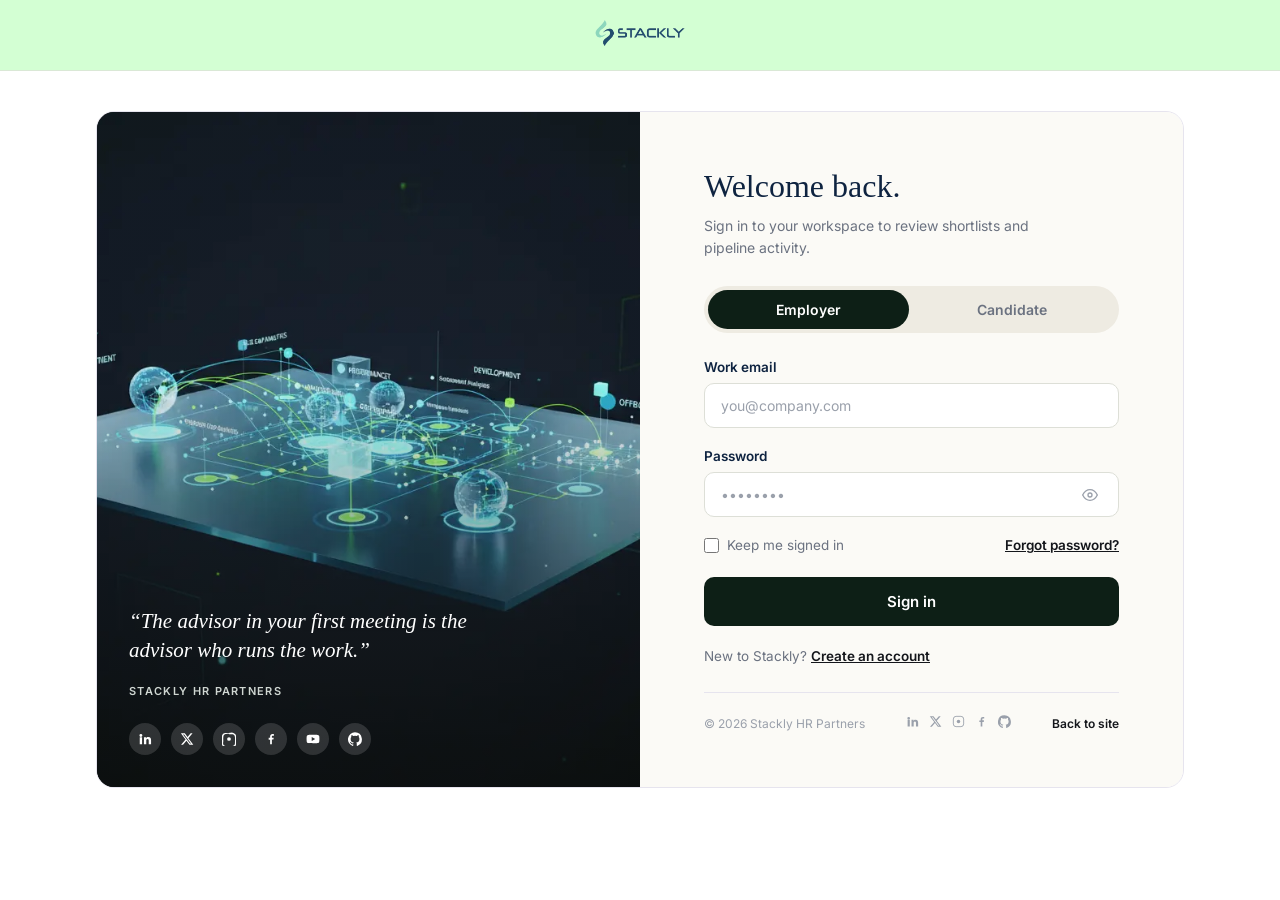
<file: signin.html>
<!DOCTYPE html>
<html lang="en">
<head>
<meta charset="UTF-8">
<meta name="viewport" content="width=device-width, initial-scale=1.0">
<title>Sign in — Stackly</title>
<link rel="icon" type="image/png" href="assets/favicon.png">
<link rel="preconnect" href="https://fonts.googleapis.com">
<link rel="preconnect" href="https://fonts.gstatic.com" crossorigin>
<link href="https://fonts.googleapis.com/css2?family=Inter:wght@400;500;600;700&display=swap" rel="stylesheet">
<link rel="stylesheet" href="auth.css">
</head>
<body>

<header class="si-header">
  <a href="index.html" class="si-logo" aria-label="Stackly home">
    <img src="images/logo.webp" alt="Stackly logo" />
  </a>
</header>

<main>
  <div class="si-wrap">
    <div class="si-panel">

      <div class="si-image">
        <img id="si-image" src="images/blog2.webp" alt="Colleagues celebrating in a bright office">
        <div class="si-image-content">
          <div></div>
          <div class="si-quote">
            <blockquote id="si-quote">&ldquo;The advisor in your first meeting is the advisor who runs the work.&rdquo;</blockquote>
            <cite id="si-cite">Stackly HR Partners</cite>
            <div class="si-social">
              <a href="404.html" aria-label="LinkedIn"><svg width="14" height="14" viewBox="0 0 24 24" fill="currentColor"><path d="M4.98 3.5a2.5 2.5 0 11-.02 5 2.5 2.5 0 01.02-5zM3 8.98h4v12.02H3V8.98zm7 0h3.8v1.64h.05c.53-.98 1.83-2 3.77-2 4.03 0 4.78 2.5 4.78 5.76v6.62h-4v-5.87c0-1.4-.02-3.2-1.95-3.2-1.96 0-2.26 1.5-2.26 3.1v5.97h-4V8.98z"/></svg></a>
              <a href="404.html" aria-label="X"><svg width="14" height="14" viewBox="0 0 24 24" fill="currentColor"><path d="M18.244 2.25h3.308l-7.227 8.26L22.827 21.75h-6.604l-5.17-6.756-5.918 6.756H1.825l7.73-8.835L1.5 2.25h6.771l4.673 6.169 5.3-6.169zm-1.161 17.52h1.833L7.084 4.126H5.117L17.083 19.77z"/></svg></a>
              <a href="404.html" aria-label="Instagram"><svg width="14" height="14" viewBox="0 0 24 24" fill="currentColor"><path d="M12 2.2c3.2 0 3.6 0 4.9.1 1.2.1 2 .3 2.4.5.6.2 1 .5 1.5.9.4.4.7.9.9 1.5.2.5.4 1.2.5 2.4.1 1.3.1 1.7.1 4.9s0 3.6-.1 4.9c-.1 1.2-.3 2-.5 2.4-.2.6-.5 1-.9 1.5-.4.4-.9.7-1.5.9-.5.2-1.2.4-2.4.5-1.3.1-1.7.1-4.9.1s-3.6 0-4.9-.1c-1.2-.1-2-.3-2.4-.5-.6-.2-1-.5-1.5-.9-.4-.4-.7-.9-.9-1.5-.2-.5-.4-1.2-.5-2.4C2.2 15.6 2.2 15.2 2.2 12s0-3.6.1-4.9c.1-1.2.3-2 .5-2.4.2-.6.5-1 .9-1.5.4-.4.9-.7 1.5-.9.5-.2 1.2-.4 2.4-.5 1.3-.1 1.7-.1 4.9-.1zM12 0C8.7 0 8.3 0 7 .1 5.7.1 4.7.3 3.9.6c-.9.3-1.6.8-2.3 1.5C.9 2.8.4 3.5.1 4.4c-.3.8-.5 1.8-.6 3.1C-.5 8.8-.5 9.2-.5 12.5s0 3.7.1 5c.1 1.3.3 2.3.6 3.1.3.9.8 1.6 1.5 2.3.7.7 1.4 1.2 2.3 1.5.8.3 1.8.5 3.1.6 1.3.1 1.7.1 5 .1s3.7 0 5-.1c1.3-.1 2.3-.3 3.1-.6.9-.3 1.6-.8 2.3-1.5.7-.7 1.2-1.4 1.5-2.3.3-.8.5-1.8.6-3.1.1-1.3.1-1.7.1-5s0-3.7-.1-5c-.1-1.3-.3-2.3-.6-3.1-.3-.9-.8-1.6-1.5-2.3C21.2.9 20.5.4 19.6.1c-.8-.3-1.8-.5-3.1-.6C15.2 0 14.8 0 12 0z" transform="translate(0 1.5)"/><circle cx="12" cy="12" r="3.2"/></svg></a>
              <a href="404.html" aria-label="Facebook"><svg width="14" height="14" viewBox="0 0 24 24" fill="currentColor"><path d="M13.5 21v-8h2.7l.4-3.1h-3.1V8c0-.9.2-1.5 1.6-1.5H17V3.7c-.3 0-1.2-.1-2.4-.1-2.4 0-4.1 1.5-4.1 4.2V10H8v3.1h2.5V21h3z"/></svg></a>
              <a href="404.html" aria-label="YouTube"><svg width="14" height="14" viewBox="0 0 24 24" fill="currentColor"><path d="M23 12s0-3.4-.4-5a2.9 2.9 0 00-2-2C18.9 4.5 12 4.5 12 4.5s-6.9 0-8.6.5a2.9 2.9 0 00-2 2C1 8.6 1 12 1 12s0 3.4.4 5a2.9 2.9 0 002 2c1.7.5 8.6.5 8.6.5s6.9 0 8.6-.5a2.9 2.9 0 002-2c.4-1.6.4-5 .4-5zM9.8 15.5v-7l6 3.5-6 3.5z"/></svg></a>
              <a href="404.html" aria-label="GitHub"><svg width="14" height="14" viewBox="0 0 24 24" fill="currentColor"><path d="M12 .5a12 12 0 00-3.8 23.4c.6.1.8-.3.8-.6v-2.2c-3.3.7-4-1.6-4-1.6-.6-1.3-1.3-1.7-1.3-1.7-1-.7.1-.7.1-.7 1.2 0 1.8 1.2 1.8 1.2 1 1.8 2.8 1.3 3.5 1 .1-.8.4-1.3.8-1.6-2.7-.3-5.4-1.3-5.4-5.9 0-1.3.5-2.4 1.2-3.2 0-.4-.5-1.5.1-3.1 0 0 1-.3 3.3 1.2a11 11 0 015.9 0c2.3-1.5 3.3-1.2 3.3-1.2.6 1.6.2 2.7.1 3.1.8.8 1.2 1.9 1.2 3.2 0 4.6-2.7 5.6-5.4 5.9.4.4.8 1.1.8 2.2v3.3c0 .3.2.7.8.6A12 12 0 0012 .5z"/></svg></a>
            </div>
          </div>
        </div>
      </div>

      <div class="si-form">
        <h1 class="serif">Welcome back.</h1>
        <p id="si-subtext">Sign in to your workspace to review shortlists and pipeline activity.</p>

        <div class="si-toggle">
          <button type="button" class="active" data-role="employer">Employer</button>
          <button type="button" data-role="candidate">Candidate</button>
        </div>

        <form>
          <div class="si-field">
            <label for="si-email" id="si-email-label">Work email</label>
            <input id="si-email" type="email" pattern="[^\s@]+@[^\s@]+\.[A-Za-z]{2,}" placeholder="you@company.com" required>
          </div>
          <div class="si-field">
            <label for="si-password">Password</label>
            <div class="si-password-wrapper">
              <input id="si-password" type="password" placeholder="••••••••" minlength="8" required>
              <button type="button" class="si-password-toggle" id="si-password-toggle" aria-label="Show password">
                <svg class="si-eye-icon" width="16" height="16" viewBox="0 0 24 24" fill="none" stroke="currentColor" stroke-width="2"><path d="M1 12s4-8 11-8 11 8 11 8-4 8-11 8-11-8-11-8z"></path><circle cx="12" cy="12" r="3"></circle></svg>
              </button>
            </div>
          </div>

          <div class="si-row">
            <label class="si-remember">
              <input type="checkbox">
              Keep me signed in
            </label>
            <a href="404.html" class="si-forgot">Forgot password?</a>
          </div>

          <button type="submit" class="si-submit" id="si-submit">Sign in</button>
        </form>

        <div class="si-signup">New to Stackly? <a href="create-account.html">Create an account</a></div>

        <div class="si-footer">
          <span>&copy; 2026 Stackly HR Partners</span>
          <div class="si-footer-social">
            <a href="404.html" aria-label="LinkedIn"><svg width="13" height="13" viewBox="0 0 24 24" fill="currentColor"><path d="M4.98 3.5a2.5 2.5 0 11-.02 5 2.5 2.5 0 01.02-5zM3 8.98h4v12.02H3V8.98zm7 0h3.8v1.64h.05c.53-.98 1.83-2 3.77-2 4.03 0 4.78 2.5 4.78 5.76v6.62h-4v-5.87c0-1.4-.02-3.2-1.95-3.2-1.96 0-2.26 1.5-2.26 3.1v5.97h-4V8.98z"/></svg></a>
            <a href="404.html" aria-label="X"><svg width="13" height="13" viewBox="0 0 24 24" fill="currentColor"><path d="M18.244 2.25h3.308l-7.227 8.26L22.827 21.75h-6.604l-5.17-6.756-5.918 6.756H1.825l7.73-8.835L1.5 2.25h6.771l4.673 6.169 5.3-6.169zm-1.161 17.52h1.833L7.084 4.126H5.117L17.083 19.77z"/></svg></a>
            <a href="404.html" aria-label="Instagram"><svg width="13" height="13" viewBox="0 0 24 24" fill="currentColor"><circle cx="12" cy="12" r="3.2"/><rect x="2.5" y="2.5" width="19" height="19" rx="5" fill="none" stroke="currentColor" stroke-width="1.6"/></svg></a>
            <a href="404.html" aria-label="Facebook"><svg width="13" height="13" viewBox="0 0 24 24" fill="currentColor"><path d="M13.5 21v-8h2.7l.4-3.1h-3.1V8c0-.9.2-1.5 1.6-1.5H17V3.7c-.3 0-1.2-.1-2.4-.1-2.4 0-4.1 1.5-4.1 4.2V10H8v3.1h2.5V21h3z"/></svg></a>
            <a href="404.html" aria-label="GitHub"><svg width="13" height="13" viewBox="0 0 24 24" fill="currentColor"><path d="M12 .5a12 12 0 00-3.8 23.4c.6.1.8-.3.8-.6v-2.2c-3.3.7-4-1.6-4-1.6-.6-1.3-1.3-1.7-1.3-1.7-1-.7.1-.7.1-.7 1.2 0 1.8 1.2 1.8 1.2 1 1.8 2.8 1.3 3.5 1 .1-.8.4-1.3.8-1.6-2.7-.3-5.4-1.3-5.4-5.9 0-1.3.5-2.4 1.2-3.2 0-.4-.5-1.5.1-3.1 0 0 1-.3 3.3 1.2a11 11 0 015.9 0c2.3-1.5 3.3-1.2 3.3-1.2.6 1.6.2 2.7.1 3.1.8.8 1.2 1.9 1.2 3.2 0 4.6-2.7 5.6-5.4 5.9.4.4.8 1.1.8 2.2v3.3c0 .3.2.7.8.6A12 12 0 0012 .5z"/></svg></a>
          </div>
          <a href="index.html" class="si-back">Back to site</a>
        </div>
      </div>

    </div>
  </div>
</main>

<script src="sign-in.js"></script>

</body>
</html>
</file>
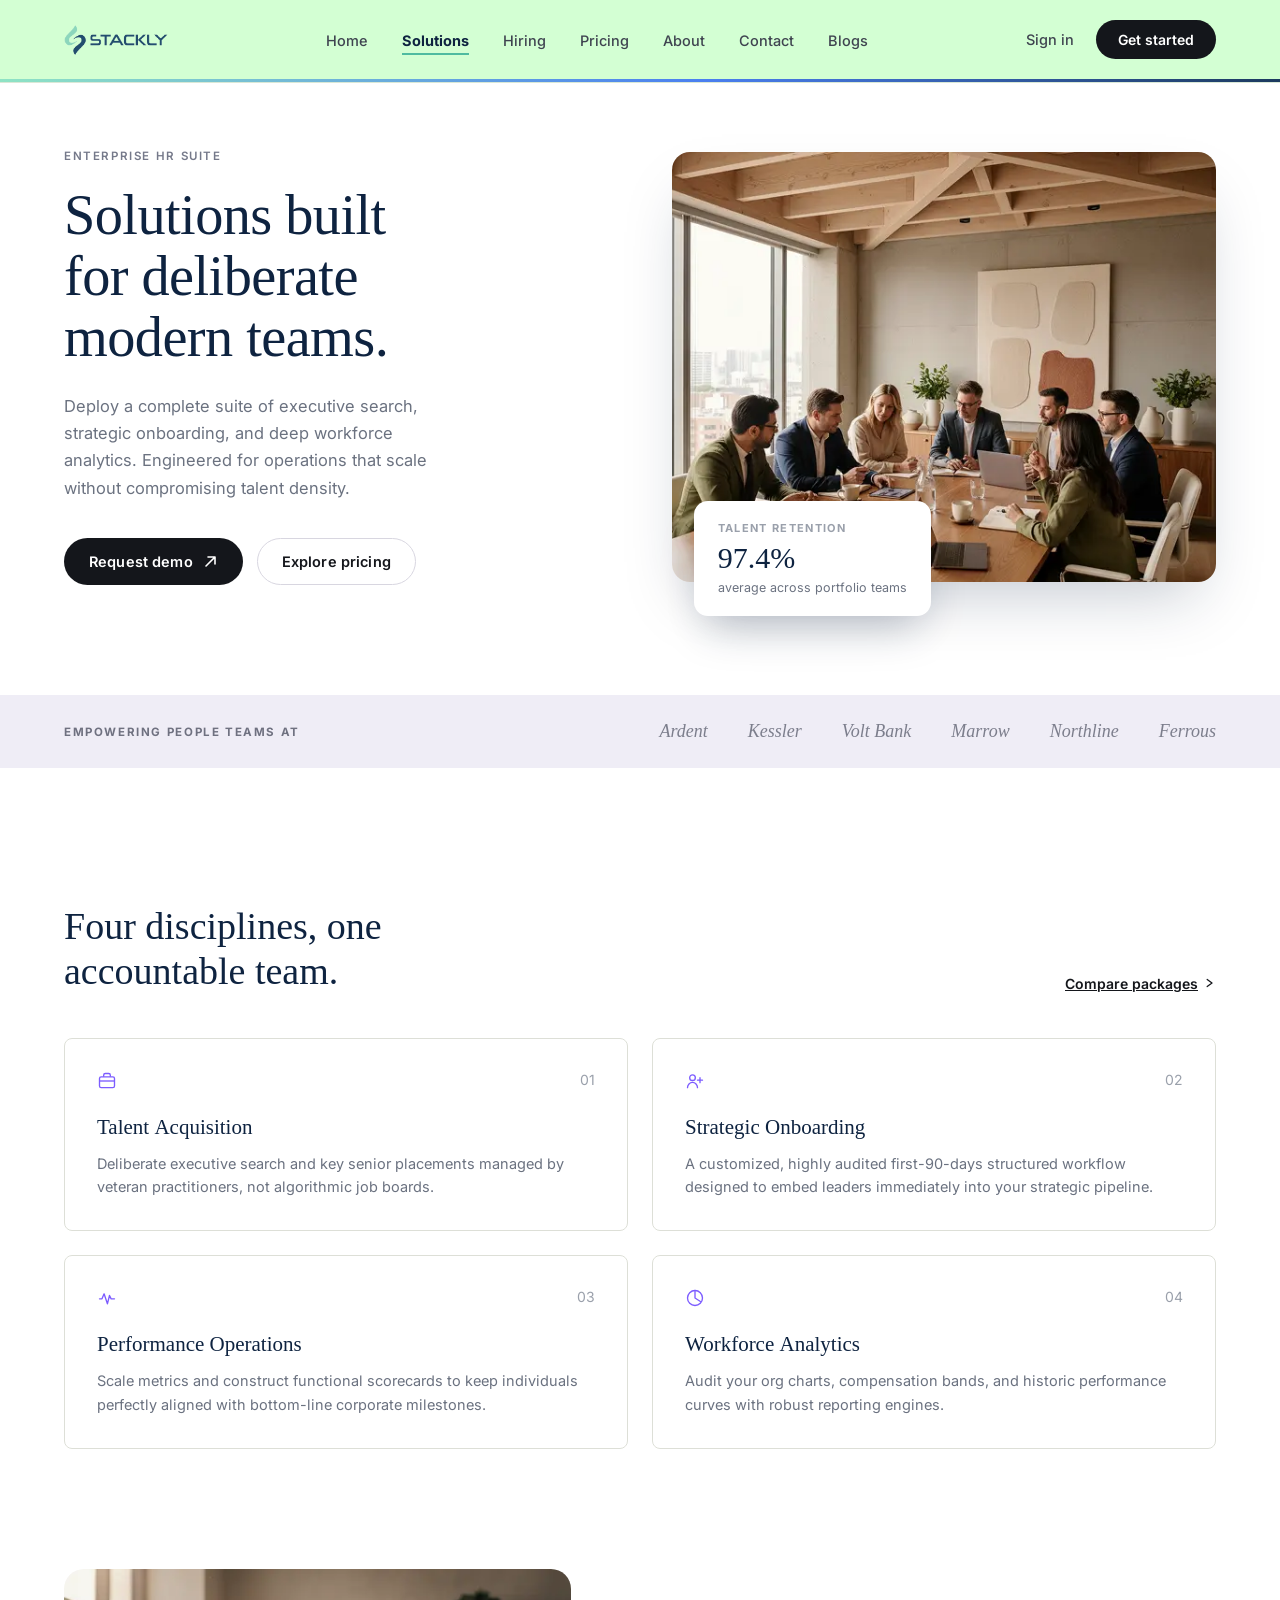
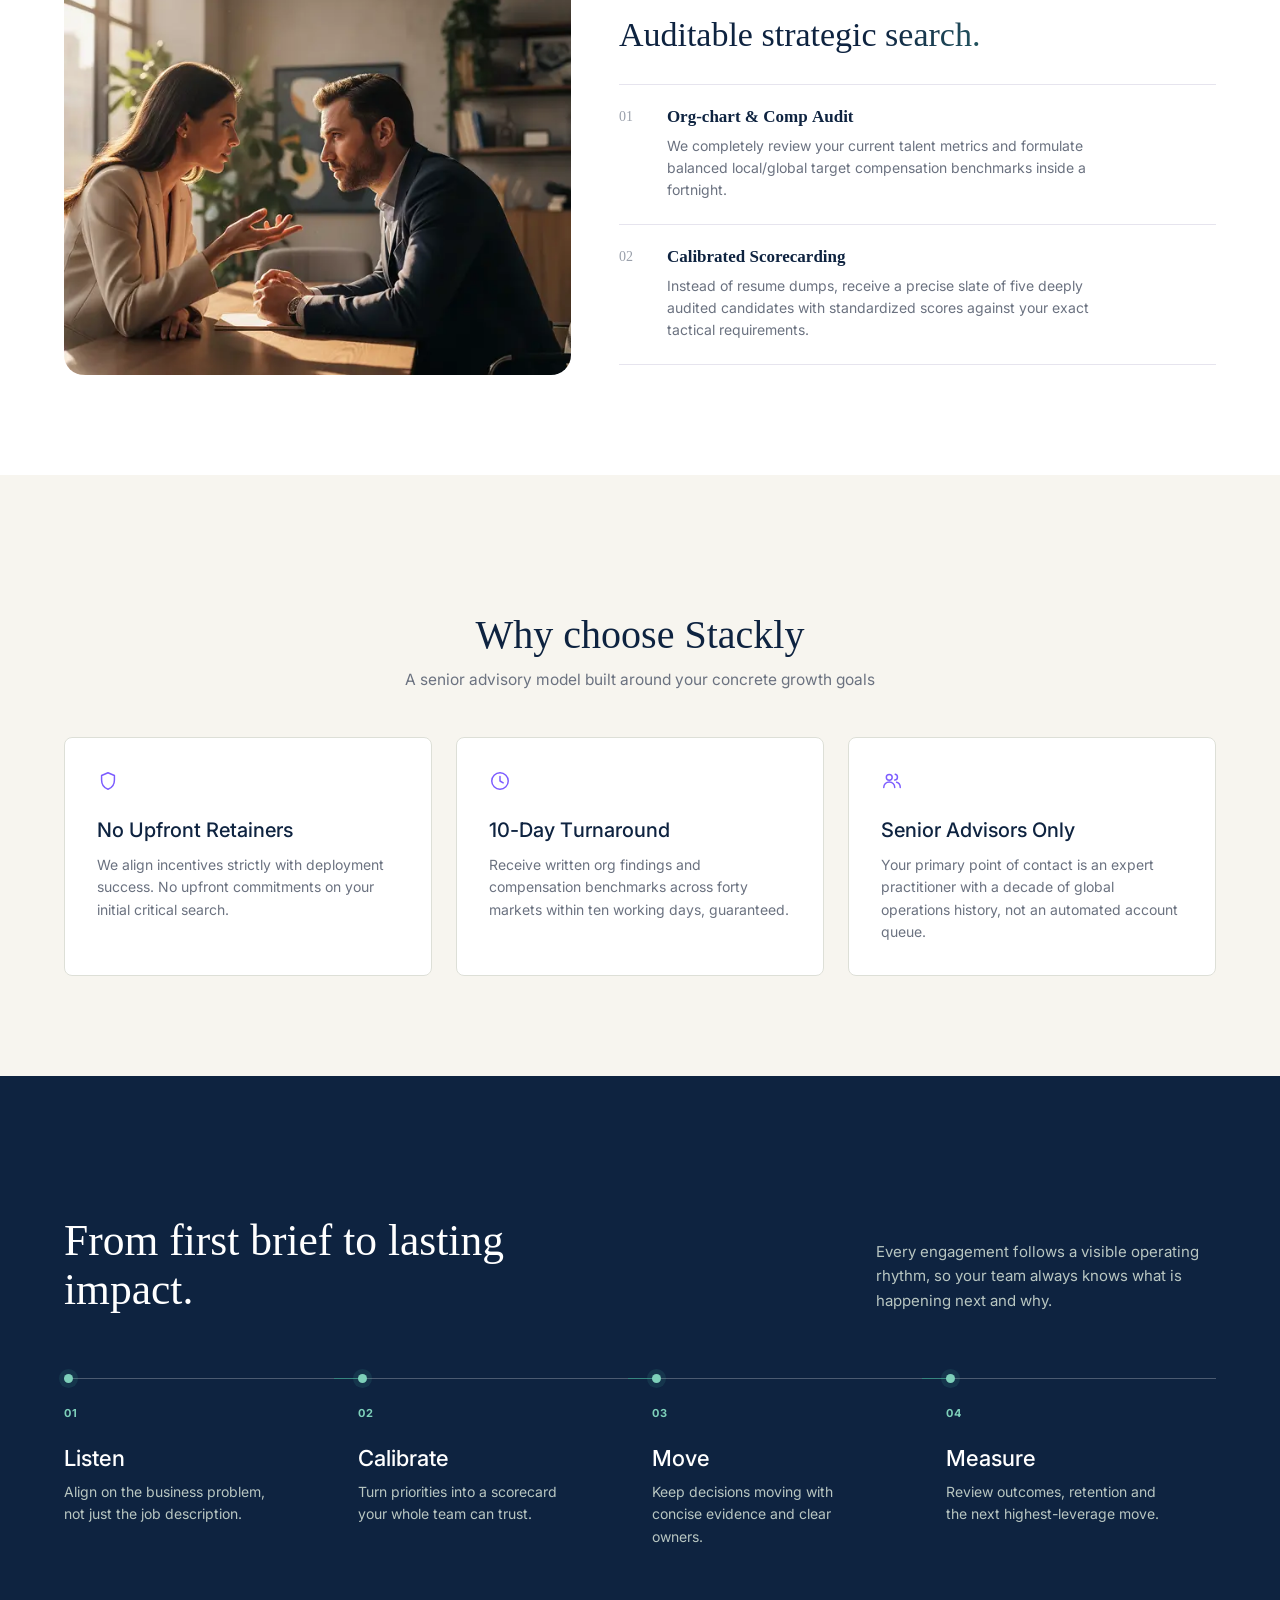
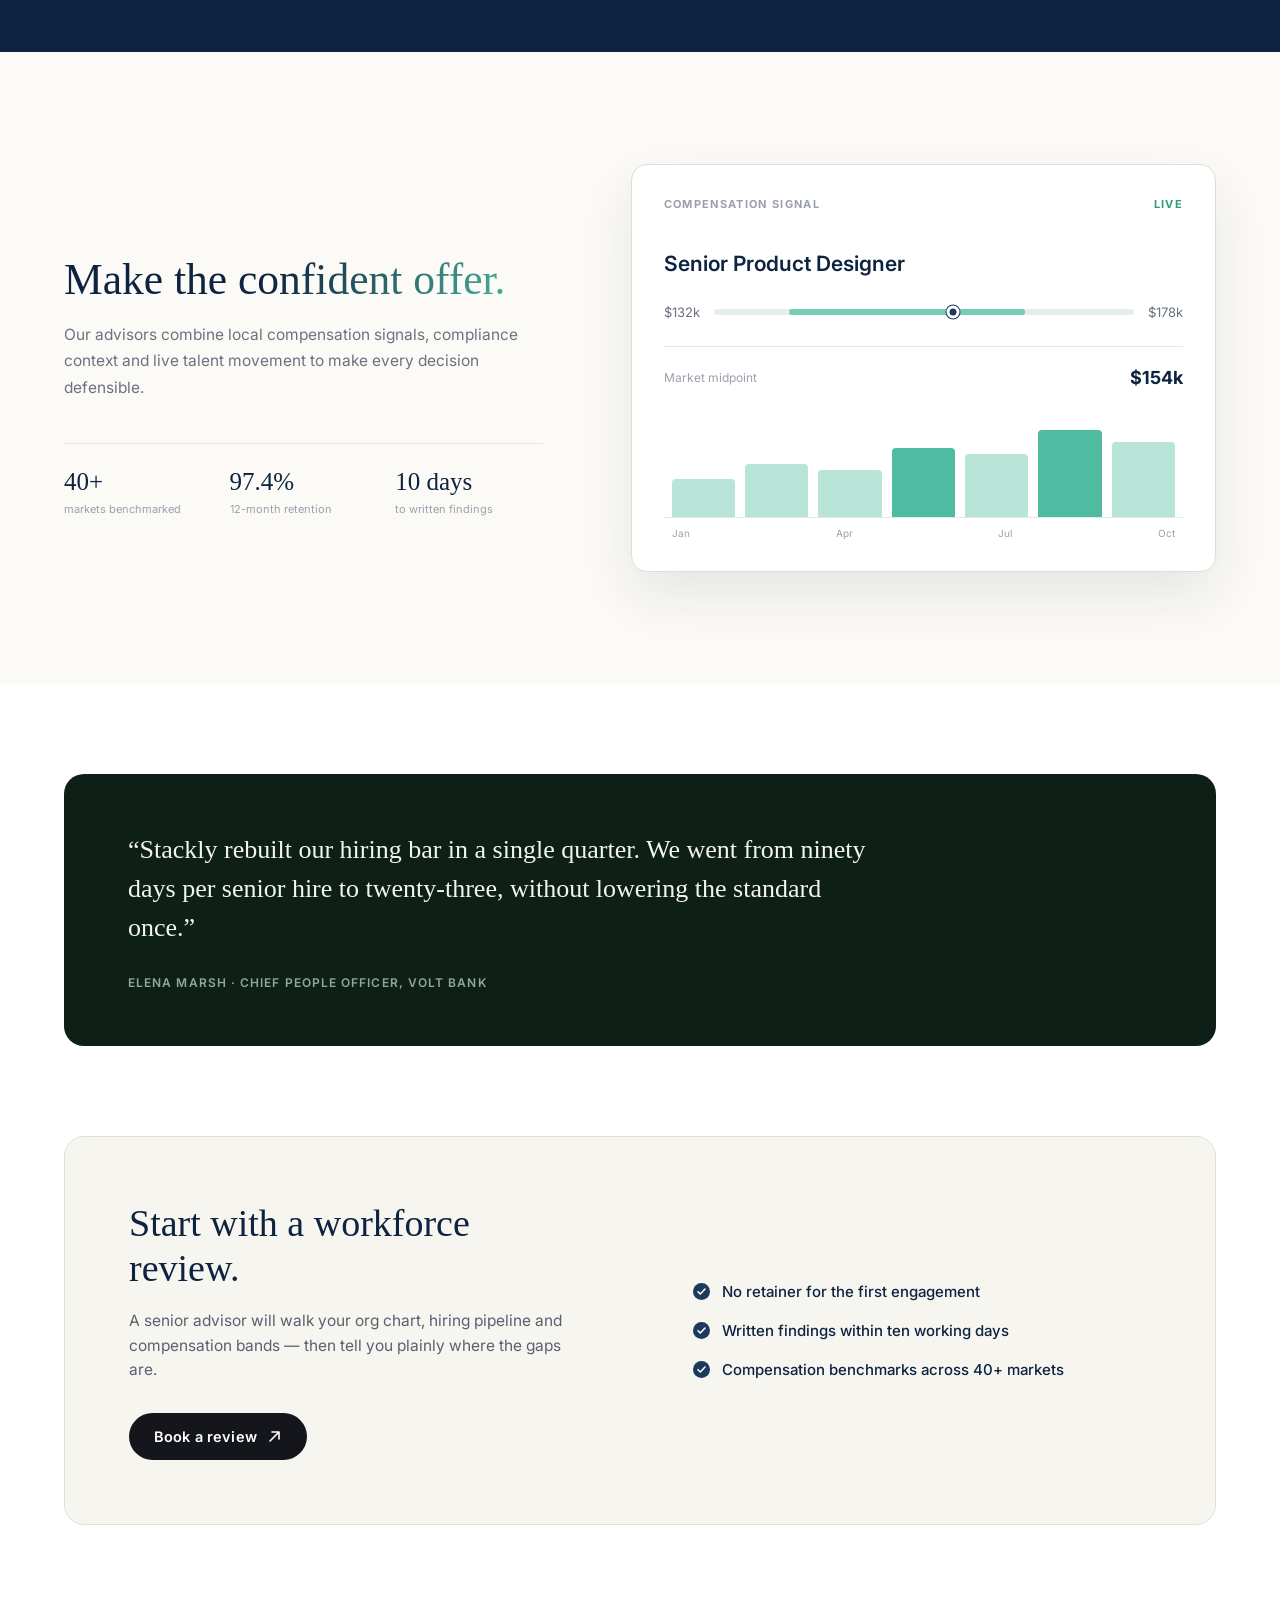
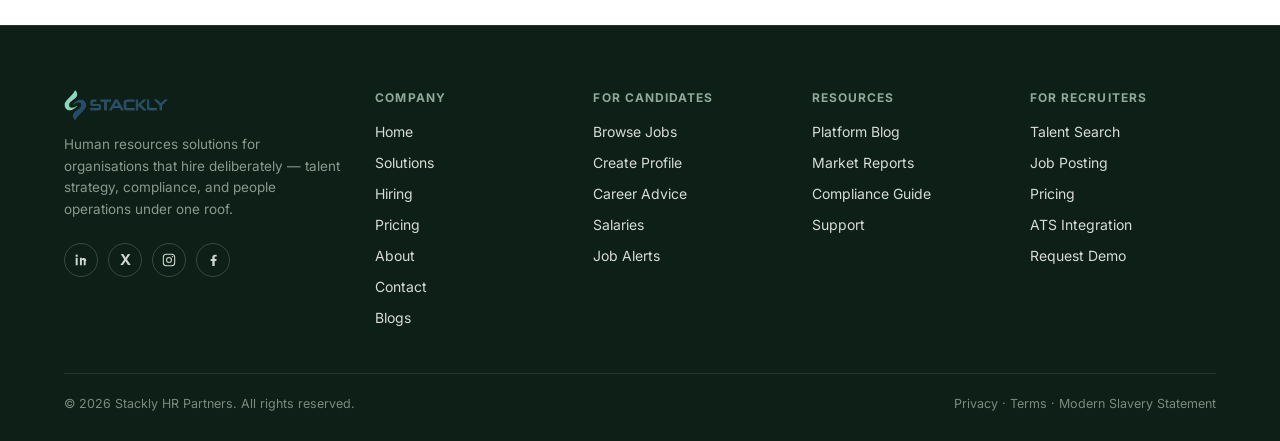
<file: solutions.html>
<!DOCTYPE html>
<html lang="en">
<head>
<meta charset="UTF-8">
<meta name="viewport" content="width=device-width, initial-scale=1.0">
<title>Stackly — Hire the people your strategy actually needs</title>
<link rel="icon" type="image/png" href="assets/favicon.png">
<link rel="preconnect" href="https://fonts.googleapis.com">
<link rel="preconnect" href="https://fonts.gstatic.com" crossorigin>
<link href="https://fonts.googleapis.com/css2?family=Inter:wght@400;500;600;700&display=swap" rel="stylesheet">
<link rel="stylesheet" href="styles.css">
</head>
<body>

<header>
  <div class="wrap">
    <nav>
      <a href="index.html" class="logo" aria-label="Stackly home">
          <img src="images/logo.webp" alt="Stackly" class="logo-img">
        </a>

      <ul class="nav-links">
        <li><a href="index.html">Home</a></li>
        <li><a href="solutions.html">Solutions</a></li>
        <li><a href="hiring.html">Hiring</a></li>
        <li><a href="pricing.html">Pricing</a></li>
        <li><a href="about.html">About</a></li>
        <li><a href="contact.html">Contact</a></li>
        <li><a href="blogs.html">Blogs</a></li>
      </ul>

      <div class="nav-right">
        <a href="signin.html" class="nav-signin">Sign in</a>
        <a href="404.html" class="btn-pill-dark">Get started</a>
      </div>

      <button class="nav-toggle" type="button" aria-label="Open navigation menu" aria-expanded="false" aria-controls="mobile-menu">
        <span></span>
        <span></span>
        <span></span>
      </button>
    </nav>
  </div>
  <div class="seam"></div>
</header>

<div class="mobile-menu" id="mobile-menu" aria-hidden="true">
  <a href="index.html">Home</a>
  <a href="solutions.html">Solutions</a>
  <a href="hiring.html">Hiring</a>
  <a href="pricing.html">Pricing</a>
  <a href="about.html">About</a>
  <a href="contact.html">Contact</a>
  <a href="blogs.html">Blogs</a>
  <div class="mobile-menu-actions">
    <a href="signin.html" class="nav-signin">Sign in</a>
    <a href="404.html" class="btn-pill-dark">Get started</a>
  </div>
</div>

<main id="top">

  <!-- SOLUTIONS HERO -->
  <section class="hero sol-hero">
    <div class="wrap hero-grid">
      <div>
        <div class="eyebrow">Enterprise HR Suite</div>
        <h1 class="serif">Solutions built<br>for deliberate<br>modern teams.</h1>
        <p>Deploy a complete suite of executive search, strategic onboarding, and deep workforce analytics. Engineered for operations that scale without compromising talent density.</p>
        <div class="hero-ctas">
          <a href="404.html" class="btn btn-dark">
            Request demo
            <svg width="15" height="15" viewBox="0 0 15 15" fill="none" xmlns="http://www.w3.org/2000/svg">
              <path d="M3 12L12 3M12 3H5M12 3V10" stroke="currentColor" stroke-width="1.6" stroke-linecap="round" stroke-linejoin="round"/>
            </svg>
          </a>
          <a href="404.html" class="btn btn-outline">Explore pricing</a>
        </div>
      </div>

      <div class="hero-media">
        <div class="frame">
          <img src="images/Hero_Image.webp" alt="Executive team meeting in a modern conference room">
        </div>
        <div class="float-card">
          <div class="fc-label">Talent Retention</div>
          <div class="fc-number">97.4%</div>
          <div class="fc-sub">average across portfolio teams</div>
        </div>
      </div>
    </div>
  </section>

  <!-- TRUST BAR -->
  <section class="trust">
    <div class="wrap trust-row">
      <div class="trust-label">Empowering people teams at</div>
      <div class="trust-logos">
        <span>Ardent</span>
        <span>Kessler</span>
        <span>Volt Bank</span>
        <span>Marrow</span>
        <span>Northline</span>
        <span>Ferrous</span>
      </div>
    </div>
  </section>

  <!-- CORE SOLUTIONS -->
  <section class="core-solutions" id="core-solutions">
    <div class="wrap">
      <div class="cs-head reveal">
        <div>
          <div class="eyebrow">Suite overview</div>
          <h2 class="serif">Four disciplines, one accountable team.</h2>
        </div>
        <a href="404.html" class="all-link cs-compare">
          Compare packages
          <svg width="12" height="12" viewBox="0 0 15 15" fill="none" xmlns="http://www.w3.org/2000/svg"><path d="M4 3l6 4.5L4 12" stroke="currentColor" stroke-width="1.6" stroke-linecap="round" stroke-linejoin="round"/></svg>
        </a>
      </div>

      <div class="cs-grid reveal">
        <div class="cs-card">
          <div class="cs-top">
            <svg width="20" height="20" viewBox="0 0 24 24" fill="none" xmlns="http://www.w3.org/2000/svg"><rect x="3" y="7" width="18" height="13" rx="2" stroke="currentColor" stroke-width="1.6"/><path d="M8 7V5a2 2 0 0 1 2-2h4a2 2 0 0 1 2 2v2" stroke="currentColor" stroke-width="1.6"/><path d="M3 12h18" stroke="currentColor" stroke-width="1.6"/></svg>
            <span class="cs-num">01</span>
          </div>
          <h3 class="serif">Talent Acquisition</h3>
          <p>Deliberate executive search and key senior placements managed by veteran practitioners, not algorithmic job boards.</p>
        </div>

        <div class="cs-card">
          <div class="cs-top">
            <svg width="20" height="20" viewBox="0 0 24 24" fill="none" xmlns="http://www.w3.org/2000/svg"><circle cx="9" cy="8" r="3.4" stroke="currentColor" stroke-width="1.6"/><path d="M3 20c0-3.5 2.7-6.3 6-6.3s6 2.8 6 6.3" stroke="currentColor" stroke-width="1.6" stroke-linecap="round"/><path d="M18 8v6M21 11h-6" stroke="currentColor" stroke-width="1.6" stroke-linecap="round"/></svg>
            <span class="cs-num">02</span>
          </div>
          <h3 class="serif">Strategic Onboarding</h3>
          <p>A customized, highly audited first-90-days structured workflow designed to embed leaders immediately into your strategic pipeline.</p>
        </div>

        <div class="cs-card">
          <div class="cs-top">
            <svg width="20" height="20" viewBox="0 0 24 24" fill="none" xmlns="http://www.w3.org/2000/svg"><path d="M3 13h3l2.5-6 4 12L15 9l2 4h4" stroke="currentColor" stroke-width="1.6" stroke-linecap="round" stroke-linejoin="round"/></svg>
            <span class="cs-num">03</span>
          </div>
          <h3 class="serif">Performance Operations</h3>
          <p>Scale metrics and construct functional scorecards to keep individuals perfectly aligned with bottom-line corporate milestones.</p>
        </div>

        <div class="cs-card">
          <div class="cs-top">
            <svg width="20" height="20" viewBox="0 0 24 24" fill="none" xmlns="http://www.w3.org/2000/svg"><circle cx="12" cy="12" r="9" stroke="currentColor" stroke-width="1.6"/><path d="M12 3v9l6.5 4.2" stroke="currentColor" stroke-width="1.6" stroke-linecap="round" stroke-linejoin="round"/></svg>
            <span class="cs-num">04</span>
          </div>
          <h3 class="serif">Workforce Analytics</h3>
          <p>Audit your org charts, compensation bands, and historic performance curves with robust reporting engines.</p>
        </div>
      </div>
    </div>
  </section>

  <!-- DEEP DIVE -->
  <section class="deep-dive">
    <div class="wrap dd-grid">
      <div class="dd-media reveal">
        <img src="images/Feature_Detail_Image.webp" alt="Two colleagues in an in-depth discussion at a desk">
      </div>
      <div class="dd-content reveal">
        <div class="eyebrow">Deep dive</div>
        <h2 class="serif">Auditable strategic search.</h2>

        <ul class="dd-list">
          <li class="dd-item">
            <span class="dd-num">01</span>
            <div>
              <h3 class="serif">Org-chart &amp; Comp Audit</h3>
              <p>We completely review your current talent metrics and formulate balanced local/global target compensation benchmarks inside a fortnight.</p>
            </div>
          </li>
          <li class="dd-item">
            <span class="dd-num">02</span>
            <div>
              <h3 class="serif">Calibrated Scorecarding</h3>
              <p>Instead of resume dumps, receive a precise slate of five deeply audited candidates with standardized scores against your exact tactical requirements.</p>
            </div>
          </li>
        </ul>
      </div>
    </div>
  </section>

  <!-- WHY CHOOSE US -->
  <section class="why-choose-us">
    <div class="wrap">
      <div class="wcu-head reveal">
        <div class="eyebrow wcu-eyebrow">Value proposition</div>
        <h2 class="serif">Why choose Stackly</h2>
        <p>A senior advisory model built around your concrete growth goals</p>
      </div>

      <div class="wcu-grid reveal">
        <div class="wcu-card">
          <svg width="22" height="22" viewBox="0 0 24 24" fill="none" xmlns="http://www.w3.org/2000/svg"><path d="M12 3l7 3v5c0 4.8-3 8.7-7 10-4-1.3-7-5.2-7-10V6l7-3z" stroke="currentColor" stroke-width="1.6" stroke-linejoin="round"/></svg>
          <h3>No Upfront Retainers</h3>
          <p>We align incentives strictly with deployment success. No upfront commitments on your initial critical search.</p>
        </div>
        <div class="wcu-card">
          <svg width="22" height="22" viewBox="0 0 24 24" fill="none" xmlns="http://www.w3.org/2000/svg"><circle cx="12" cy="12" r="9" stroke="currentColor" stroke-width="1.6"/><path d="M12 7v5l3.5 2" stroke="currentColor" stroke-width="1.6" stroke-linecap="round" stroke-linejoin="round"/></svg>
          <h3>10-Day Turnaround</h3>
          <p>Receive written org findings and compensation benchmarks across forty markets within ten working days, guaranteed.</p>
        </div>
        <div class="wcu-card">
          <svg width="22" height="22" viewBox="0 0 24 24" fill="none" xmlns="http://www.w3.org/2000/svg"><circle cx="9" cy="8" r="3.2" stroke="currentColor" stroke-width="1.6"/><path d="M3 19c0-3.3 2.7-6 6-6s6 2.7 6 6" stroke="currentColor" stroke-width="1.6" stroke-linecap="round"/><path d="M15.5 4.7A3.2 3.2 0 0 1 15 11" stroke="currentColor" stroke-width="1.6" stroke-linecap="round"/><path d="M17 13.3c2.3.6 4 2.8 4 5.7" stroke="currentColor" stroke-width="1.6" stroke-linecap="round"/></svg>
          <h3>Senior Advisors Only</h3>
          <p>Your primary point of contact is an expert practitioner with a decade of global operations history, not an automated account queue.</p>
        </div>
      </div>
    </div>
  </section>

  <!-- OPERATING RHYTHM -->
  <section class="operating-rhythm">
    <div class="wrap">
      <div class="or-head reveal">
        <div>
          <div class="eyebrow">The Stackly rhythm</div>
          <h2 class="serif">From first brief to lasting impact.</h2>
        </div>
        <p>Every engagement follows a visible operating rhythm, so your team always knows what is happening next and why.</p>
      </div>

      <div class="or-track reveal-stagger">
        <div class="or-step"><span class="or-step-num">01</span><div class="or-node"></div><h3>Listen</h3><p>Align on the business problem, not just the job description.</p></div>
        <div class="or-step"><span class="or-step-num">02</span><div class="or-node"></div><h3>Calibrate</h3><p>Turn priorities into a scorecard your whole team can trust.</p></div>
        <div class="or-step"><span class="or-step-num">03</span><div class="or-node"></div><h3>Move</h3><p>Keep decisions moving with concise evidence and clear owners.</p></div>
        <div class="or-step"><span class="or-step-num">04</span><div class="or-node"></div><h3>Measure</h3><p>Review outcomes, retention and the next highest-leverage move.</p></div>
      </div>
    </div>
  </section>

  <!-- MARKET INTELLIGENCE -->
  <section class="market-intelligence">
    <div class="wrap mi-grid">
      <div class="mi-content reveal">
        <div class="eyebrow">Market intelligence</div>
        <h2 class="serif">Make the confident offer.</h2>
        <p>Our advisors combine local compensation signals, compliance context and live talent movement to make every decision defensible.</p>
        <div class="mi-metrics">
          <div><strong>40+</strong><span>markets benchmarked</span></div>
          <div><strong>97.4%</strong><span>12-month retention</span></div>
          <div><strong>10 days</strong><span>to written findings</span></div>
        </div>
      </div>
      <div class="mi-panel reveal">
        <div class="mi-panel-top"><span>Compensation signal</span><span class="mi-live">LIVE</span></div>
        <div class="mi-panel-title">Senior Product Designer</div>
        <div class="mi-range"><span>$132k</span><div><i></i><b></b></div><span>$178k</span></div>
        <div class="mi-panel-foot"><span>Market midpoint</span><strong>$154k</strong></div>
        <div class="mi-bars"><span style="height:38%"></span><span style="height:54%"></span><span style="height:48%"></span><span style="height:70%"></span><span style="height:64%"></span><span style="height:88%"></span><span style="height:76%"></span></div>
        <div class="mi-axis"><span>Jan</span><span>Apr</span><span>Jul</span><span>Oct</span></div>
      </div>
    </div>
  </section>

  <!-- CASE STUDY (QUOTE) -->
  <section class="quote-banner">
    <div class="wrap">
      <div class="quote-card reveal">
        <p class="quote-text">&ldquo;Stackly rebuilt our hiring bar in a single quarter. We went from ninety days per senior hire to twenty-three, without lowering the standard once.&rdquo;</p>
        <div class="quote-byline">ELENA MARSH &middot; CHIEF PEOPLE OFFICER, VOLT BANK</div>
      </div>
    </div>
  </section>

  <!-- CTA -->
  <section class="workforce-review sol-wr">
    <div class="wrap">
      <div class="wr-card reveal">
        <div class="wr-grid">
          <div class="wr-copy">
            <h2 class="serif">Start with a workforce review.</h2>
            <p>A senior advisor will walk your org chart, hiring pipeline and compensation bands — then tell you plainly where the gaps are.</p>
            <a href="404.html" class="btn btn-dark">
              Book a review
              <svg width="15" height="15" viewBox="0 0 15 15" fill="none" xmlns="http://www.w3.org/2000/svg">
                <path d="M3 12L12 3M12 3H5M12 3V10" stroke="currentColor" stroke-width="1.6" stroke-linecap="round" stroke-linejoin="round"/>
              </svg>
            </a>
          </div>
          <ul class="wr-checklist">
            <li>
              <svg width="17" height="17" viewBox="0 0 17 17" fill="none" xmlns="http://www.w3.org/2000/svg"><circle cx="8.5" cy="8.5" r="8.5" fill="#1c3a5e"/><path d="M5 8.7l2.3 2.3L12 6" stroke="#fff" stroke-width="1.6" stroke-linecap="round" stroke-linejoin="round"/></svg>
              No retainer for the first engagement
            </li>
            <li>
              <svg width="17" height="17" viewBox="0 0 17 17" fill="none" xmlns="http://www.w3.org/2000/svg"><circle cx="8.5" cy="8.5" r="8.5" fill="#1c3a5e"/><path d="M5 8.7l2.3 2.3L12 6" stroke="#fff" stroke-width="1.6" stroke-linecap="round" stroke-linejoin="round"/></svg>
              Written findings within ten working days
            </li>
            <li>
              <svg width="17" height="17" viewBox="0 0 17 17" fill="none" xmlns="http://www.w3.org/2000/svg"><circle cx="8.5" cy="8.5" r="8.5" fill="#1c3a5e"/><path d="M5 8.7l2.3 2.3L12 6" stroke="#fff" stroke-width="1.6" stroke-linecap="round" stroke-linejoin="round"/></svg>
              Compensation benchmarks across 40+ markets
            </li>
          </ul>
        </div>
      </div>
    </div>
  </section>

</main>


<footer id="footer">
  <div class="wrap">
    <div class="footer-top">
      <div>
        <a href="index.html" class="logo" aria-label="Stackly home">
          <img src="images/logo.webp" alt="Stackly" class="logo-img">
        </a>
        <p>Human resources solutions for organisations that hire deliberately — talent strategy, compliance, and people operations under one roof.</p>
        <div class="footer-social">
          <a href="404.html" aria-label="LinkedIn">
            <svg width="16" height="16" viewBox="0 0 24 24" fill="none" xmlns="http://www.w3.org/2000/svg"><path d="M6.94 8.5H4.06V20H6.94V8.5ZM5.5 7.25A1.75 1.75 0 1 0 5.5 3.75a1.75 1.75 0 0 0 0 3.5ZM20 13.5c0-3-1.6-4.5-3.9-4.5-1.5 0-2.4.75-2.8 1.4V8.5H10.4V20h2.9v-6.1c0-.9.2-1.8 1.4-1.8 1.2 0 1.4.9 1.4 1.9V20H19V13.5h1Z" fill="currentColor"/></svg>
          </a>
          <a href="404.html" aria-label="X">
            <svg width="16" height="16" viewBox="0 0 24 24" fill="none" xmlns="http://www.w3.org/2000/svg"><path d="M20 6.3c-.6.3-1.2.5-1.9.6.7-.4 1.2-1 1.4-1.8-.6.4-1.4.7-2.1.8a3.3 3.3 0 0 0-5.7 3 9.4 9.4 0 0 1-6.8-3.5 3.3 3.3 0 0 0 1 4.4c-.5 0-1-.2-1.5-.4v.1c0 1.6 1.2 3 2.7 3.3-.5.1-1 .2-1.5.1.4 1.4 1.7 2.3 3.2 2.4A6.6 6.6 0 0 1 4 16.6a9.3 9.3 0 0 0 5.1 1.5c6.1 0 9.4-5 9.4-9.4v-.4c.6-.5 1.2-1.1 1.5-1.9Z" fill="currentColor"/></svg>
          </a>
          <a href="404.html" aria-label="Instagram">
            <svg width="16" height="16" viewBox="0 0 24 24" fill="none" xmlns="http://www.w3.org/2000/svg"><rect x="3.5" y="3.5" width="17" height="17" rx="4.5" stroke="currentColor" stroke-width="1.6"/><circle cx="12" cy="12" r="3.7" stroke="currentColor" stroke-width="1.6"/><circle cx="17.2" cy="6.8" r="1" fill="currentColor"/></svg>
          </a>
          <a href="404.html" aria-label="Facebook">
            <svg width="16" height="16" viewBox="0 0 24 24" fill="none" xmlns="http://www.w3.org/2000/svg"><path d="M14.5 21v-7.5H17l.4-3H14.5V8.4c0-.9.2-1.5 1.5-1.5H17.5V4.3C17.2 4.3 16.2 4.2 15 4.2c-2.4 0-4 1.5-4 4.1v2.2H8.5v3H11V21h3.5Z" fill="currentColor"/></svg>
          </a>
        </div>
      </div>

      <div class="footer-col">
        <h4>Company</h4>
        <ul>
          <li><a href="index.html">Home</a></li>
          <li><a href="solutions.html">Solutions</a></li>
          <li><a href="hiring.html">Hiring</a></li>
          <li><a href="pricing.html">Pricing</a></li>
          <li><a href="about.html">About</a></li>
          <li><a href="contact.html">Contact</a></li>
          <li><a href="blogs.html">Blogs</a></li>
        </ul>
      </div>

      <div class="footer-col">
        <h4>For candidates</h4>
        <ul>
          <li><a href="404.html">Browse Jobs</a></li>
          <li><a href="404.html">Create Profile</a></li>
          <li><a href="404.html">Career Advice</a></li>
          <li><a href="404.html">Salaries</a></li>
          <li><a href="404.html">Job Alerts</a></li>
        </ul>
      </div>

      <div class="footer-col">
        <h4>Resources</h4>
        <ul>
          <li><a href="404.html">Platform Blog</a></li>
          <li><a href="404.html">Market Reports</a></li>
          <li><a href="404.html">Compliance Guide</a></li>
          <li><a href="404.html">Support</a></li>
        </ul>
      </div>

      <div class="footer-col">
        <h4>For recruiters</h4>
        <ul>
          <li><a href="404.html">Talent Search</a></li>
          <li><a href="404.html">Job Posting</a></li>
          <li><a href="404.html">Pricing</a></li>
          <li><a href="404.html">ATS Integration</a></li>
          <li><a href="404.html">Request Demo</a></li>
        </ul>
      </div>
    </div>

    <div class="footer-bottom">
      <span>© 2026 Stackly HR Partners. All rights reserved.</span>
      <span><a href="404.html">Privacy</a> &middot; <a href="404.html">Terms</a> &middot; <a href="404.html">Modern Slavery Statement</a></span>
    </div>
  </div>
</footer>

<script src="script.js"></script>

</body>
</html>
</file>
<file: styles.css>
:root{
    --navy: #1c3a5e;
    --navy-deep: #0e2340;
    --mint: #8fe3c4;
    --mint-deep: #4fbba0;
    --bg: #ffffff;
    --lavender: #efedf6;
    --lilac: #d9d1e6;
    --near-black: #0d0a05;
    --dark-green: #0d1f16;
    --cream: #f5f1ea;
    --violet: #7c5cff;
    --ink: #14161b;
    --gray: #6b7280;
    --gray-light: #9aa0ab;
    --line: #e6e4ee;
    --seam: linear-gradient(90deg, var(--mint) 0%, #4a7ff0 55%, var(--navy) 100%);
    --radius: 18px;
  }

@media (max-width: 900px){
  #solutions .tabs-panel{
    gap: 10px;
    border: 0;
    border-radius: 0;
    overflow: visible;
    background: transparent;
  }

  #solutions .tab-col{
    overflow: hidden;
    border: 1px solid var(--line);
    border-radius: 14px;
    background: #fff;
    box-shadow: 0 8px 22px rgba(14,35,64,.05);
    transition: border-color .25s ease, box-shadow .25s ease;
  }

  #solutions .tab-col.active{
    border-color: var(--mint-deep);
    box-shadow: 0 12px 28px rgba(14,35,64,.1);
  }

  #solutions .tab-rail{
    min-height: 62px;
    padding: 18px 20px;
    gap: 12px;
    background: #fbfaf6;
  }

  #solutions .tab-col.active .tab-rail{
    background: #eef8f3;
  }

  #solutions .tab-number{
    color: var(--mint-deep);
    font-size: 15px;
  }

  #solutions .tab-label{
    color: var(--navy-deep);
    font-size: 14px;
  }

  #solutions .tab-content{
    padding-left: 20px;
    padding-right: 20px;
  }

  #solutions .tab-col.active .tab-content{
    padding: 18px 20px 20px;
  }

  #solutions .tab-content h3{
    font-size: 21px;
    line-height: 1.25;
    margin-bottom: 10px;
  }

  #solutions .tab-desc,
  #solutions .tab-caption{
    font-size: 13.5px;
    line-height: 1.55;
  }

  #solutions .tab-image img{
    height: 180px;
    object-fit: cover;
    border-radius: 10px;
  }
}

*{ box-sizing: border-box; margin:0; padding:0; }

html{
    scroll-behavior: smooth;
    width: 100%;
    max-width: 100%;
    overflow-x: hidden;
  }
html.mobile-menu-open,
body.mobile-menu-open{ overflow: hidden; }

body{
    font-family: 'Inter', sans-serif;
    color: var(--ink);
    background: var(--bg);
    -webkit-font-smoothing: antialiased;
  width: 100%;
  max-width: 100%;
    overflow-x: hidden;
  }

img{ max-width:100%; display:block; }

.serif{ font-family: Georgia, 'Times New Roman', Times, serif; }

.wrap{
    max-width: 1280px;
    margin: 0 auto;
    padding: 0 64px;
  }

.seam{
    height: 3px;
    background: var(--seam);
    width: 100%;
  }

a{ color: inherit; text-decoration: none; }

/* ---------- Buttons ---------- */
  .btn{
    display: inline-flex;
    align-items: center;
    gap: 10px;
    padding: 14px 24px;
    border-radius: 999px;
    font-size: 14.5px;
    font-weight: 600;
    letter-spacing: 0.01em;
    cursor: pointer;
    border: 1px solid transparent;
    transition: transform .22s ease, box-shadow .22s ease, background .22s ease, color .22s ease;
    white-space: nowrap;
  }

.btn:active{ transform: scale(0.97); }

.btn-dark{
    background: var(--ink);
    color: #fff;
  }

.btn-dark:hover{
    background: var(--navy-deep);
    box-shadow: 0 8px 22px rgba(14,35,64,0.28);
    transform: translateY(-2px);
  }

.btn-dark svg{ transition: transform .25s ease; }

.btn-dark:hover svg{ transform: translateX(4px); }

.btn-outline{
    background: transparent;
    color: var(--ink);
    border-color: #d8d6e0;
  }

.btn-outline:hover{
    border-color: var(--ink);
    transform: translateY(-2px);
  }

.btn-pill-dark{
    background: var(--ink);
    color:#fff;
    padding: 11px 22px;
    border-radius: 999px;
    font-size: 14px;
    font-weight: 600;
  }

.btn-pill-dark:hover{ background: var(--navy-deep); }

/* ---------- Nav ---------- */
  header{
    position: fixed;
    top: 0;
    left: 0;
    right: 0;
    width: 100%;
    z-index: 50;
    background: rgba(255,255,255,0.9);
    backdrop-filter: blur(10px);
  }

body:not(.dash-body) > main{ padding-top: 73px; }

nav{
    display: flex;
    align-items: center;
    justify-content: space-between;
    padding: 20px 0;
  }

.logo{
    display: flex;
    align-items: center;
    gap: 10px;
  }

.logo-img{
    height: 30px;
    width: auto;
  }

.nav-links{
    display: flex;
    gap: 34px;
    list-style: none;
  }

.nav-links a{
    font-size: 14.5px;
    color: #3f4450;
    font-weight: 500;
    position: relative;
    padding: 4px 0;
  }

.nav-links a::after{
    content:"";
    position:absolute;
    left:0; bottom:-2px;
    width:0; height:1.5px;
    background: var(--navy);
    transition: width .25s ease;
  }

.nav-links a:hover::after{ width:100%; }

.nav-right{
    display:flex;
    align-items:center;
    gap:22px;
  }

.nav-signin{
    font-size:14.5px;
    font-weight:500;
    color:#3f4450;
  }

.nav-toggle{ display:none; }

/* ---------- Hero ---------- */
  .hero{
    padding: 76px 0 110px;
  }

.hero-grid{
    display: grid;
    grid-template-columns: 1fr 1fr;
    gap: 64px;
    align-items: center;
  }

.eyebrow{
    font-size: 11.5px;
    font-weight: 600;
    letter-spacing: 0.14em;
    text-transform: uppercase;
    color: #75798a;
    margin-bottom: 22px;
  }

.hero h1{
    font-size: clamp(38px, 4.4vw, 58px);
    line-height: 1.08;
    font-weight: 400;
    color: var(--navy-deep);
    letter-spacing: -0.01em;
    margin-bottom: 26px;
  }

.hero p{
    font-size: 16.5px;
    line-height: 1.65;
    color: var(--gray);
    max-width: 400px;
    margin-bottom: 36px;
  }

.hero-ctas{
    display: flex;
    gap: 14px;
  }

.hero-media{
    position: relative;
    opacity: 0;
    transform: translateY(18px) scale(0.98);
    animation: floatIn 0.9s cubic-bezier(.2,.8,.2,1) 0.35s forwards;
  }

@keyframes floatIn{
    to{ opacity:1; transform: translateY(0) scale(1); }
  }

.hero-img{
    width: 100%;
    height: auto;
    filter: drop-shadow(0 30px 50px rgba(14,35,64,0.22));
  }

.hero .float-card{
    position: absolute;
    left: 4%;
    bottom: -34px;
    background: #fff;
    border-radius: 14px;
    padding: 20px 24px;
    box-shadow: 0 22px 44px -12px rgba(14,35,64,0.28);
    min-width: 210px;
    opacity: 0;
    transform: translateY(18px);
    animation: floatIn 0.9s cubic-bezier(.2,.8,.2,1) 0.5s forwards;
  }

.hero .float-card .fc-label{
    font-size: 11px;
    font-weight: 700;
    letter-spacing: 0.12em;
    text-transform: uppercase;
    color: var(--gray-light);
    margin-bottom: 8px;
  }

.hero .float-card .fc-number{
    font-family: Georgia, 'Times New Roman', Times, serif;
    font-size: 30px;
    color: var(--navy-deep);
    line-height: 1;
    margin-bottom: 6px;
  }

.hero .float-card .fc-sub{
    font-size: 12.5px;
    color: var(--gray);
    line-height: 1.4;
  }

/* ---------- Trust bar ---------- */
  .trust{
    background: var(--lavender);
    padding: 26px 0;
  }

.trust-row{
    display: flex;
    align-items: center;
    justify-content: space-between;
    flex-wrap: wrap;
    gap: 18px;
  }

.trust-label{
    font-size: 11.5px;
    font-weight: 700;
    letter-spacing: 0.14em;
    text-transform: uppercase;
    color: #6f7180;
    white-space: nowrap;
  }

.trust-logos{
    display: flex;
    gap: 40px;
    flex-wrap: wrap;
  }

.trust-logos span{
    font-family: Georgia, 'Times New Roman', Times, serif;
    font-size: 18px;
    color: #7c7e8c;
    font-style: italic;
  }

/* ---------- Stats ---------- */
  .stats{
    padding: 90px 0;
  }

.stats-line{
    height: 1px;
    background: var(--line);
    width: 100%;
  }

.stats-grid{
    display: grid;
    grid-template-columns: repeat(4, 1fr);
    padding: 56px 0;
  }

.stat{
    padding-right: 24px;
  }

.stat .num{
    font-family: Georgia, 'Times New Roman', Times, serif;
    font-size: clamp(30px, 3.4vw, 42px);
    color: var(--navy-deep);
    margin-bottom: 10px;
  }

.stat .label{
    font-size: 14px;
    color: var(--gray);
  }

/* ---------- What we do (tabs) ---------- */
  .what-we-do{
    padding: 100px 0;
    background: var(--bg);
  }

.wwd-head{
    display: flex;
    justify-content: space-between;
    align-items: flex-end;
    gap: 40px;
    margin-bottom: 44px;
    flex-wrap: wrap;
  }

.wwd-head h2{
    font-family: Georgia, 'Times New Roman', Times, serif;
    font-weight: 400;
    font-size: clamp(28px, 3vw, 38px);
    color: var(--navy-deep);
    line-height: 1.18;
    max-width: 560px;
    margin-top: 6px;
  }

.all-link{
    display: inline-flex;
    align-items: center;
    gap: 6px;
    font-size: 14px;
    font-weight: 600;
    color: var(--ink);
    border-bottom: 1px solid var(--ink);
    padding-bottom: 2px;
    white-space: nowrap;
  }

.all-link svg{ transition: transform .25s ease; }

.all-link:hover svg{ transform: translate(2px, -2px); }

.tabs-panel{
    display: flex;
    align-items: stretch;
    border: 1px solid var(--line);
    border-radius: 16px;
    overflow: hidden;
    background: #fff;
  }

.tab-col{
    display: flex;
    border-right: 1px solid var(--line);
    flex: 0 0 100px;
    cursor: pointer;
    background: none;
    transition: flex-basis .55s cubic-bezier(.4,0,.2,1), flex-grow .55s cubic-bezier(.4,0,.2,1);
  }

.tab-col:last-child{ border-right: none; }

.tab-col.active{ flex: 1 1 640px; }

.tab-col:focus-visible{ outline: 2px solid var(--navy); outline-offset: -2px; }

.tab-rail{
    flex: 0 0 100px;
    width: 100px;
    padding: 32px 0 32px 28px;
    display: flex;
    flex-direction: column;
    justify-content: space-between;
  }

.tab-number{
    font-weight: 700;
    font-size: 19px;
    color: var(--navy-deep);
  }

.tab-label{
    writing-mode: vertical-rl;
    transform: rotate(180deg);
    font-size: 14.5px;
    font-weight: 700;
    color: var(--navy-deep);
    letter-spacing: 0.01em;
    align-self: flex-start;
  }

.tab-content{
    flex: 1 1 auto;
    max-width: 0;
    opacity: 0;
    overflow: hidden;
    white-space: nowrap;
    transition: max-width .55s cubic-bezier(.4,0,.2,1), opacity .3s ease .1s;
    padding: 32px 44px 32px 0;
  }

.tab-col.active .tab-content{
    max-width: 760px;
    opacity: 1;
    white-space: normal;
  }

.tab-content h3{
    font-weight: 700;
    font-size: 26px;
    color: var(--navy-deep);
    line-height: 1.28;
    margin-bottom: 14px;
    max-width: 420px;
  }

.tab-caption{
    display: block;
    font-size: 14px;
    color: var(--gray);
    margin-bottom: 22px;
  }

.tab-desc{
    font-size: 14.5px;
    color: var(--gray);
    line-height: 1.62;
    max-width: 420px;
    margin-bottom: 22px;
  }

.tab-image{
    border-radius: 12px;
    overflow: hidden;
    max-width: 460px;
  }

.tab-image img{
    width: 100%;
    height: 280px;
    object-fit: cover;
    display: block;
  }

/* ---------- How it works ---------- */
  .how-it-works{
    background: var(--lilac);
  }

.hiw-grid{
    display: grid;
    grid-template-columns: minmax(0, 41%) 1fr;
    align-items: stretch;
    min-height: 620px;
  }

.hiw-media{
    position: relative;
    display: flex;
    align-items: center;
    justify-content: center;
    padding: 48px 24px 48px 48px;
    overflow: visible;
  }

.hiw-media img{
    width: min(100%, 707px);
    height: 420px;
    object-fit: cover;
    display: block;
    border-radius: 28px;
    border: 1px solid rgba(28, 58, 94, 0.14);
    box-shadow: 0 18px 35px rgba(21, 34, 49, 0.08);
  }

.hiw-content{
    display: flex;
    flex-direction: column;
    justify-content: center;
    padding: 72px 96px 72px 88px;
    max-width: 640px;
  }

.hiw-content h2{
    font-weight: 400;
    font-size: clamp(28px, 3vw, 36px);
    color: var(--navy-deep);
    line-height: 1.2;
    margin-bottom: 8px;
  }

.hiw-list{
    list-style: none;
    margin-top: 32px;
    border-top: 1px solid rgba(28,58,94,0.16);
  }

.hiw-item{
    display: grid;
    grid-template-columns: 40px 1fr;
    gap: 16px;
    padding: 22px 0;
    border-bottom: 1px solid rgba(28,58,94,0.16);
  }

.hiw-num{
    font-family: Georgia, 'Times New Roman', Times, serif;
    font-size: 14px;
    color: rgba(28,58,94,0.5);
    padding-top: 2px;
  }

.hiw-item h3{
    font-weight: 600;
    font-size: 18.5px;
    color: var(--navy-deep);
    margin-bottom: 8px;
  }

.hiw-item p{
    font-size: 14.5px;
    line-height: 1.6;
    color: #565a6c;
  }

/* ---------- Testimonials ---------- */
  .testimonials{
    background: #f2f2f2;
    padding: 100px 0;
  }

.test-head{
    text-align: center;
    margin-bottom: 48px;
  }

.test-head h2{
    font-family: 'Inter', sans-serif;
    font-weight: 800;
    font-size: clamp(34px, 4vw, 48px);
    letter-spacing: -0.01em;
    color: var(--ink);
    margin-bottom: 14px;
  }

.test-head p{
    font-size: 16px;
    color: #4b4d57;
  }

.test-carousel{
    display: flex;
    align-items: center;
    gap: 16px;
  }

.test-arrow{
    flex: 0 0 auto;
    width: 44px;
    height: 44px;
    border-radius: 50%;
    background: #fff;
    border: 1px solid #dcdcdc;
    display: flex;
    align-items: center;
    justify-content: center;
    color: var(--ink);
    cursor: pointer;
    transition: background .2s ease, transform .2s ease, border-color .2s ease;
  }

.test-arrow:hover{
    background: var(--ink);
    color: #fff;
    border-color: var(--ink);
    transform: scale(1.05);
  }

.test-arrow:disabled{
    opacity: 0.35;
    cursor: default;
    pointer-events: none;
  }

.test-track-wrap{
    flex: 1 1 auto;
    overflow: hidden;
  }

.test-track{
    display: flex;
    gap: 24px;
    list-style: none;
    transition: transform .5s cubic-bezier(.4,0,.2,1);
  }

.test-card{
    flex: 0 0 calc((100% - 48px) / 3);
    background: #fff;
    border: 1px solid #e2e2e2;
    border-radius: 12px;
    padding: 28px;
    display: flex;
    flex-direction: column;
  }

.stars{
    color: var(--ink);
    font-size: 15px;
    letter-spacing: 3px;
    margin-bottom: 16px;
  }

.quote{
    font-size: 15px;
    line-height: 1.55;
    color: #26272c;
    margin-bottom: 24px;
    flex: 1 1 auto;
  }

.reviewer{
    display: flex;
    align-items: center;
    gap: 12px;
  }

.avatar{
    width: 40px;
    height: 40px;
    border-radius: 50%;
    display: flex;
    align-items: center;
    justify-content: center;
    font-size: 12.5px;
    font-weight: 700;
    color: var(--navy-deep);
    flex: 0 0 auto;
  }

.reviewer-name{
    font-size: 14.5px;
    font-weight: 700;
    color: var(--ink);
  }

.reviewer-role{
    font-size: 13px;
    color: #6b6d78;
  }

.test-dots{
    display: flex;
    justify-content: center;
    gap: 8px;
    margin-top: 36px;
  }

.test-dots button{
    width: 8px;
    height: 8px;
    border-radius: 50%;
    background: #d3d3d3;
    border: none;
    padding: 0;
    cursor: pointer;
    transition: background .2s ease, transform .2s ease;
  }

.test-dots button.active{
    background: var(--ink);
    transform: scale(1.2);
  }

/* ---------- Industries ---------- */
  .industries{
    background: var(--near-black);
    padding: 100px 0;
  }

.ind-head{
    text-align: center;
    margin-bottom: 48px;
  }

.ind-eyebrow{
    color: #9a9a92;
    justify-content: center;
  }

.ind-head h2{
    font-family: 'Inter', sans-serif;
    font-weight: 800;
    font-size: clamp(30px, 3.6vw, 42px);
    color: #fff;
    letter-spacing: -0.01em;
    margin-bottom: 12px;
  }

.ind-head p{
    font-size: 15px;
    color: #a3a39c;
  }

.ind-grid{
    display: grid;
    grid-template-columns: repeat(3, 1fr);
    grid-template-rows: auto auto;
    gap: 20px;
  }

.ind-card{
    display: block;
    background: #161310;
    border: 1px solid rgba(255,255,255,0.08);
    border-radius: 14px;
    overflow: hidden;
    transition: transform .3s ease, border-color .3s ease;
  }

.ind-card:hover{
    transform: translateY(-4px);
    border-color: rgba(255,255,255,0.18);
  }

.ind-card-tall{
    grid-row: 1 / 3;
    grid-column: 3;
    display: flex;
    flex-direction: column;
  }

.ind-media{ overflow: hidden; }

.ind-media img{
    width: 100%;
    height: 178px;
    object-fit: cover;
    display: block;
    transition: transform .5s ease;
  }

.ind-card:hover .ind-media img{ transform: scale(1.05); }

.ind-card-tall .ind-media img{ height: 200px; }

.ind-card-tall .ind-media{ flex: 0 0 auto; }

.ind-body{
    padding: 22px 24px 26px;
  }

.ind-card-tall .ind-body{
    flex: 1 1 auto;
    display: flex;
    flex-direction: column;
    justify-content: center;
    padding: 28px 28px 32px;
  }

.ind-tag{
    display: block;
    font-size: 12.5px;
    color: #9a9a92;
    margin-bottom: 10px;
  }

.ind-body h3{
    font-size: 19px;
    font-weight: 700;
    color: #fff;
    margin-bottom: 8px;
    line-height: 1.25;
  }

.ind-card-tall .ind-body h3{ font-size: 24px; max-width: 260px; }

.ind-body p{
    font-size: 13.5px;
    color: #9a9a92;
    line-height: 1.5;
    margin-bottom: 16px;
  }

.ind-card-tall .ind-body p{ max-width: 260px; }

.ind-link{
    display: inline-flex;
    align-items: center;
    gap: 5px;
    font-size: 13.5px;
    font-weight: 600;
    color: #fff;
  }

.ind-card:hover .ind-link svg{ transform: translateX(3px); }

.ind-link svg{ transition: transform .25s ease; }

.ind-actions{
    display: flex;
    align-items: center;
    gap: 16px;
  }

.ind-btn{
    display: inline-block;
    padding: 9px 20px;
    border: 1px solid rgba(255,255,255,0.35);
    border-radius: 999px;
    font-size: 13.5px;
    font-weight: 600;
    color: #fff;
  }

/* ---------- Quote banner ---------- */
  .quote-banner{
    padding: 90px 0 0;
  }

.quote-card{
    background: var(--dark-green);
    border-radius: 20px;
    padding: 56px 64px;
  }

.quote-text{
    font-family: Georgia, 'Times New Roman', Times, serif;
    font-size: clamp(20px, 2.2vw, 26px);
    line-height: 1.5;
    color: #f2f4f1;
    max-width: 760px;
    margin-bottom: 28px;
  }

.quote-byline{
    font-size: 12px;
    font-weight: 600;
    letter-spacing: 0.09em;
    color: #8fa89a;
  }

/* ---------- Workforce review CTA ---------- */
  .workforce-review{
    background: #fff;
    padding: 90px 0 100px;
  }

.wr-card{
    background: rgba(241, 239, 230, 0.6);
    border-top: 0.67px solid #dddfd7;
    border-radius: 20px;
    padding: 64px;
  }

.wr-grid{
    display: grid;
    grid-template-columns: 1.1fr 1fr;
    gap: 60px;
    align-items: center;
  }

.wr-copy h2{
    font-weight: 400;
    font-size: clamp(28px, 3.2vw, 38px);
    color: var(--navy-deep);
    line-height: 1.18;
    margin-bottom: 18px;
    max-width: 460px;
  }

.wr-copy p{
    font-size: 15.5px;
    line-height: 1.6;
    color: #5b5f70;
    max-width: 440px;
    margin-bottom: 30px;
  }

.wr-checklist{
    list-style: none;
    display: flex;
    flex-direction: column;
    gap: 20px;
  }

.wr-checklist li{
    display: flex;
    align-items: center;
    gap: 12px;
    font-size: 15px;
    color: var(--navy-deep);
    font-weight: 500;
  }

.wr-checklist svg{ flex: 0 0 auto; }

/* ---------- Footer ---------- */
  footer{
    background: var(--dark-green);
    padding: 64px 0 30px;
    border-top: 1px solid rgba(255,255,255,0.1);
  }

.footer-top{
    display: grid;
    grid-template-columns: 1.5fr repeat(4, 1fr);
    gap: 32px;
    padding-bottom: 46px;
  }

.footer-top p{
    color: #8b998f;
    font-size: 13.5px;
    line-height: 1.6;
    max-width: 280px;
    margin-top: 14px;
  }

.footer-social{
    display: flex;
    gap: 10px;
    margin-top: 22px;
  }

.footer-social a{
    width: 34px;
    height: 34px;
    border-radius: 50%;
    border: 1px solid rgba(255,255,255,0.18);
    display: flex;
    align-items: center;
    justify-content: center;
    color: #cfd9d2;
    transition: background .2s ease, color .2s ease;
  }

.footer-social a:hover{
    background: rgba(255,255,255,0.1);
    color: #fff;
  }

.footer-social a[aria-label="X"] svg{ display: none; }
.footer-social a[aria-label="X"]::before{
    content: 'X';
    font-size: 15px;
    font-weight: 700;
    line-height: 1;
  }

.footer-col h4{
    font-size: 12px;
    font-weight: 700;
    letter-spacing: 0.09em;
    text-transform: uppercase;
    color: #8fa89a;
    margin-bottom: 16px;
  }

.footer-col ul{ list-style:none; display: flex; flex-direction: column; gap: 11px; }

.footer-col a{ font-size: 14px; color: #d7dcd8; }

.footer-col a:hover{ color: #fff; }

.footer-bottom{
    border-top: 1px solid rgba(255,255,255,0.1);
    padding-top: 22px;
    display: flex;
    justify-content: space-between;
    font-size: 12.5px;
    color: #7c8a80;
    flex-wrap: wrap;
    gap: 10px;
  }

/* ---------- Reveal on scroll ---------- */
  .reveal{
    opacity: 0;
    transform: translateY(24px);
    transition: opacity .7s ease, transform .7s ease;
  }

.reveal.in{ opacity: 1; transform: translateY(0);  }

/* Text-specific reveal (headings, eyebrows, paragraphs) — slightly quicker, subtler rise */
  .reveal-text{
    opacity: 0;
    transform: translateY(16px);
    transition: opacity .6s cubic-bezier(.22,.61,.36,1), transform .6s cubic-bezier(.22,.61,.36,1);
  }
  .reveal-text.in{ opacity: 1; transform: translateY(0); }

/* Stagger children of a revealed group (cards, list items) for a cascading entrance */
  .reveal-stagger > *{
    opacity: 0;
    transform: translateY(20px);
    transition: opacity .6s ease, transform .6s ease;
  }
  .reveal-stagger.in > *{ opacity: 1; transform: translateY(0); }
  .reveal-stagger.in > *:nth-child(1){ transition-delay: .03s; }
  .reveal-stagger.in > *:nth-child(2){ transition-delay: .09s; }
  .reveal-stagger.in > *:nth-child(3){ transition-delay: .15s; }
  .reveal-stagger.in > *:nth-child(4){ transition-delay: .21s; }
  .reveal-stagger.in > *:nth-child(5){ transition-delay: .27s; }
  .reveal-stagger.in > *:nth-child(6){ transition-delay: .33s; }
  .reveal-stagger.in > *:nth-child(n+7){ transition-delay: .38s; }

  .text-effect{
    opacity: 0;
    transition: opacity .7s cubic-bezier(.22,.61,.36,1), transform .7s cubic-bezier(.22,.61,.36,1), filter .7s cubic-bezier(.22,.61,.36,1);
  }
  .text-effect.in{ opacity: 1; transform: translate3d(0,0,0); filter: none; }
  .text-effect-fade.in{ animation: textFadeInOut 1.2s ease both; }
  .text-effect-slide-left{ transform: translate3d(-28px,0,0); }
  .text-effect-slide-right{ transform: translate3d(28px,0,0); }
  .text-effect-slide-up{ transform: translate3d(0,22px,0); }
  .text-effect-zoom{ transform: scale(.94); }
  .text-effect-blur{ transform: translate3d(0,12px,0); filter: blur(7px); }
  .text-effect-typewriter{ clip-path: inset(0 100% 0 0); white-space: nowrap; }
  .text-effect-typewriter.in{ clip-path: inset(0 0 0 0); transition: clip-path 1s cubic-bezier(.77,0,.18,1), opacity .3s ease; }
  .text-effect-gradient.in{
    background: linear-gradient(110deg, var(--navy-deep) 20%, #4fbba0 45%, var(--navy-deep) 70%);
    background-size: 220% auto;
    background-clip: text;
    -webkit-background-clip: text;
    -webkit-text-fill-color: transparent;
    animation: textGradient 2.2s ease both;
  }
  .text-effect-glow.in{ animation: textGlow 2.2s ease both; }
  .text-effect-float.in{ animation: textFloat 2.8s ease-in-out 2 both; }
  .text-effect-letter > span,
  .text-effect-word > span{
    display: inline-block;
    opacity: 0;
    transform: translateY(10px);
    transition: opacity .5s ease, transform .5s cubic-bezier(.22,.61,.36,1);
  }
  .text-effect-letter.in > span,
  .text-effect-word.in > span{ opacity: 1; transform: translateY(0); }
  .text-effect-letter.in > span:nth-child(1), .text-effect-word.in > span:nth-child(1){ transition-delay: .02s; }
  .text-effect-letter.in > span:nth-child(2), .text-effect-word.in > span:nth-child(2){ transition-delay: .05s; }
  .text-effect-letter.in > span:nth-child(3), .text-effect-word.in > span:nth-child(3){ transition-delay: .08s; }
  .text-effect-letter.in > span:nth-child(4), .text-effect-word.in > span:nth-child(4){ transition-delay: .11s; }
  .text-effect-letter.in > span:nth-child(5), .text-effect-word.in > span:nth-child(5){ transition-delay: .14s; }
  .text-effect-letter.in > span:nth-child(n+6), .text-effect-word.in > span:nth-child(n+6){ transition-delay: .17s; }

  @keyframes textFadeInOut{
    0%, 100%{ opacity: .35; }
    45%, 70%{ opacity: 1; }
  }
  @keyframes textGradient{ from{ background-position: 100% center; } to{ background-position: 0 center; } }
  @keyframes textGlow{
    0%, 100%{ text-shadow: 0 0 0 rgba(79,187,160,0); }
    50%{ text-shadow: 0 0 16px rgba(79,187,160,.24); }
  }
  @keyframes textFloat{
    0%, 100%{ transform: translateY(0); }
    50%{ transform: translateY(-5px); }
  }

  .hero-sequence-heading,
  .hero-sequence-highlight,
  .hero-sequence-description,
  .hero-sequence-actions{
    opacity: 0;
    will-change: opacity, transform;
  }
  .hero-sequence-heading{
    transform: translate3d(0, 22px, 0);
    transition: opacity .7s cubic-bezier(.22,.61,.36,1), transform .7s cubic-bezier(.22,.61,.36,1);
  }
  .hero-sequence-highlight{
    transform: translate3d(0, 10px, 0);
    transition: opacity .5s cubic-bezier(.22,.61,.36,1), transform .5s cubic-bezier(.22,.61,.36,1);
    transition-delay: .72s;
  }
  .hero-sequence-highlight > span{
    display: inline-block;
    opacity: 0;
    transform: translateY(8px);
    transition: opacity .42s ease, transform .42s cubic-bezier(.22,.61,.36,1);
  }
  .hero-sequence-highlight.in > span{ opacity: 1; transform: translateY(0); }
  .hero-sequence-highlight.in > span:nth-child(1){ transition-delay: .74s; }
  .hero-sequence-highlight.in > span:nth-child(2){ transition-delay: .79s; }
  .hero-sequence-highlight.in > span:nth-child(3){ transition-delay: .84s; }
  .hero-sequence-highlight.in > span:nth-child(4){ transition-delay: .89s; }
  .hero-sequence-highlight.in > span:nth-child(5){ transition-delay: .94s; }
  .hero-sequence-highlight.in > span:nth-child(n+6){ transition-delay: .98s; }
  .hero-sequence-description{
    transform: translate3d(0, 14px, 0);
    transition: opacity .6s cubic-bezier(.22,.61,.36,1), transform .6s cubic-bezier(.22,.61,.36,1);
    transition-delay: 1s;
  }
  .hero-sequence-actions{
    transform: translate3d(0, 14px, 0);
    transition: opacity .6s cubic-bezier(.22,.61,.36,1), transform .6s cubic-bezier(.22,.61,.36,1);
    transition-delay: 1.22s;
  }
  .hero-sequence-actions > *{
    opacity: 0;
    transform: translate3d(0, 10px, 0);
    transition: opacity .5s ease, transform .5s cubic-bezier(.22,.61,.36,1);
    transition-delay: 1.22s;
  }
  .hero-sequence-actions.in > *{ opacity: 1; transform: translate3d(0,0,0); }
  .hero-sequence-actions.in > *:nth-child(2){ transition-delay: 1.32s; }
  .hero-sequence-heading.in,
  .hero-sequence-highlight.in,
  .hero-sequence-description.in,
  .hero-sequence-actions.in{ opacity: 1; transform: translate3d(0,0,0); }
  .hero-sequence-highlight.in{ animation: heroHighlightFloat 4s ease-in-out 1.8s 2; }

  @keyframes heroHighlightFloat{
    0%, 100%{ transform: translate3d(0,0,0); }
    50%{ transform: translate3d(0,-3px,0); }
  }

@media (prefers-reduced-motion: reduce){
    *{ animation: none !important; transition: none !important; }
    .text-effect, .text-effect.in,
    .text-effect-letter > span, .text-effect-word > span{
      opacity: 1;
      transform: none;
      filter: none;
      clip-path: none;
      background: none;
      -webkit-text-fill-color: currentColor;
    }
    .hero-sequence-heading,
    .hero-sequence-highlight,
    .hero-sequence-description,
    .hero-sequence-actions,
    .hero-sequence-actions > *,
    .hero-sequence-highlight > span{
      opacity: 1;
      transform: none;
      transition: none;
      animation: none;
    }
  }

/* ---------- Card hover effects ---------- */
  .cs-card, .float-card, .form-card, .hs-card, .ind-card, .job-card, .ms-card,
  .post-card, .pt-card, .quote-card, .review-card, .sh-card, .test-card,
  .testimonial-card, .val-card, .wcu-card, .wr-card, .team-card, .stat-column{
    transition: transform .28s cubic-bezier(.22,.61,.36,1), box-shadow .28s ease, border-color .28s ease;
  }
  .cs-card:hover, .float-card:hover, .hs-card:hover, .ind-card:hover,
  .job-card:hover, .ms-card:hover, .post-card:hover, .quote-card:hover,
  .review-card:hover, .sh-card:hover, .test-card:hover,
  .testimonial-card:hover, .val-card:hover, .wcu-card:hover, .wr-card:hover,
  .team-card:hover{
    transform: translateY(-6px);
    box-shadow: 0 20px 40px rgba(14,35,64,0.10);
  }
  .post-card:hover{ border-color: #cfd6c9; }
  .pt-card:hover{
    transform: translateY(-4px);
    box-shadow: 0 24px 48px rgba(14,35,64,0.10);
  }
  .pt-card.featured:hover{
    box-shadow: 0 30px 64px rgba(13,31,22,0.34);
  }
  .job-card:hover{ border-color: var(--mint-deep); }
  .team-card img, .team-photo{ transition: transform .4s ease; }
  .team-card:hover img, .team-card:hover .team-photo{ transform: scale(1.04); }

/* Generic image zoom-on-hover inside cards with overflow hidden */
  .post-card, .ind-card, .test-card, .job-card{ overflow: hidden; }
  .post-card img, .ind-card img, .test-card img, .job-card img{
    transition: transform .5s ease;
  }
  .post-card:hover img, .ind-card:hover img, .test-card:hover img, .job-card:hover img{
    transform: scale(1.05);
  }

/* ---------- Nav active link ---------- */
  .nav-links a.active{
    color: var(--navy-deep);
    font-weight: 700;
  }
  .nav-links a.active::after{
    width: 100%;
    background: var(--mint-deep);
    height: 2px;
  }

/* ---------- Mobile ---------- */
  @media (max-width: 900px){
    .wrap{ padding: 0 24px; }
    .form-card .field{ min-width: 0; }
    .form-card input[type="date"]{
      min-width: 0;
      max-width: 100%;
      padding-left: 10px;
      padding-right: 10px;
      font-size: 13px;
    }
    .nav-links{ display:none; }
    .hero-grid{ grid-template-columns: 1fr; }
    .hero-media{ order: -1; }
    .stats-grid{ grid-template-columns: repeat(2,1fr); row-gap: 40px; }
    .hiw-grid{ grid-template-columns: 1fr; }
    .hiw-media img{ height: 280px; }
    .hiw-content{ padding: 48px 24px; max-width: none; }
    .test-card{ flex: 0 0 calc(100% - 8px); }
    .tabs-panel{ flex-direction: column; }
    .cp-grid{
      display: flex;
      flex-direction: column;
      gap: 40px;
    }
    .cp-content,
    .cp-preview-wrap{
      width: 100%;
      min-width: 0;
    }
    .cp-preview{
      min-height: 0;
      padding: 32px 24px;
    }
    .tab-col{
      flex: 0 0 auto !important;
      border-right: none;
      border-bottom: 1px solid var(--line);
    }
    .tab-col:last-child{ border-bottom: none; }
    .tab-rail{
      flex-direction: row;
      align-items: center;
      justify-content: flex-start;
      gap: 14px;
      width: auto;
      padding: 20px 24px;
    }
    .tab-label{ writing-mode: horizontal-tb; transform: none; }
    .tab-content{
      max-width: none !important;
      width: 100%;
      max-height: 0;
      padding: 0 24px;
      white-space: normal;
      transition: max-height .5s ease, opacity .3s ease .1s, padding .5s ease;
    }
    .tab-col.active .tab-content{
      max-height: 900px;
      padding: 0 24px 28px;
    }
    .tab-image{ max-width: 100%; }
    .ind-grid{ grid-template-columns: 1fr 1fr; }
    .ind-card-tall{ grid-row: auto; grid-column: 1 / 3; }
    .quote-card{ padding: 40px 28px; }
    .wr-card{ padding: 40px 28px; }
    .wr-grid{ grid-template-columns: 1fr; gap: 40px; }
    .footer-top{ grid-template-columns: 1fr 1fr; }
    .trust-row{ justify-content: flex-start; }
  }

/* Candidate portal mobile stacking */
@media (max-width: 900px){
  .candidate-portal .cp-grid{
    display: flex;
    flex-direction: column;
    gap: 40px;
  }

  .candidate-portal .cp-content,
  .candidate-portal .cp-preview-wrap{
    width: 100%;
    min-width: 0;
  }

  .candidate-portal .cp-preview{
    min-height: 0;
    padding: 32px 24px;
  }

  .testimonials-section .ts-grid{
    grid-template-columns: 1fr;
    gap: 24px;
  }

  .testimonials-section .testimonial-card{
    min-width: 0;
  }

  .statistics-banner .stats-row{
    grid-template-columns: 1fr;
    gap: 28px;
  }
}

/* Mobile navigation */
.mobile-menu{
  display: none;
}

@media (max-width: 900px){
  header nav{
    position: relative;
  }

  header .nav-right{
    display: none;
  }

  header .nav-toggle{
    display: flex;
    width: 42px;
    height: 42px;
    padding: 9px;
    border: 1px solid var(--line);
    border-radius: 8px;
    background: #fff;
    flex-direction: column;
    align-items: center;
    justify-content: center;
    gap: 5px;
    cursor: pointer;
  }

  header .nav-toggle span{
    display: block;
    width: 20px;
    height: 2px;
    border-radius: 2px;
    background: var(--ink);
    transition: transform .2s ease, opacity .2s ease;
  }

  header .nav-toggle.is-open span:nth-child(1){
    transform: translateY(7px) rotate(45deg);
  }

  header .nav-toggle.is-open span:nth-child(2){
    opacity: 0;
  }

  header .nav-toggle.is-open span:nth-child(3){
    transform: translateY(-7px) rotate(-45deg);
  }

  .mobile-menu{
    display: flex;
    position: fixed;
    top: 73px;
    right: 0;
    bottom: 0;
    left: 0;
    width: 100vw;
    height: auto;
    max-height: none;
    overflow-y: auto;
    padding: 24px;
    background: #fff;
    border-top: 1px solid var(--line);
    box-shadow: none;
    z-index: 49;
    flex-direction: column;
    gap: 4px;
    opacity: 0;
    visibility: hidden;
    pointer-events: none;
    transform: translateY(-8px);
    transition: opacity .2s ease, transform .2s ease, visibility .2s ease;
  }

  .mobile-menu.is-open{
    opacity: 1;
    visibility: visible;
    pointer-events: auto;
    transform: translateY(0);
  }

  .mobile-menu > a{
    display: block;
    padding: 11px 0;
    color: #3f4450;
    font-size: 15px;
    font-weight: 500;
    border-bottom: 1px solid #eef0ed;
  }

  .mobile-menu > a.active{
    padding-left: 12px;
    padding-right: 12px;
    border-radius: 8px;
    background: var(--ink);
    border-bottom-color: var(--ink);
    color: #fff;
    font-weight: 700;
  }

  .mobile-menu-actions{
    display: flex;
    align-items: center;
    justify-content: space-between;
    gap: 16px;
    padding-top: 14px;
  }

  .mobile-menu-actions .btn-pill-dark{
    padding: 10px 18px;
  }
}

@media (max-width: 560px){
    .hero-ctas, .cta-band-btns{ flex-direction: column; }
    .footer-top{ grid-template-columns: 1fr; }
    .ind-grid{ grid-template-columns: 1fr; }
    .ind-card-tall{ grid-column: 1; }
  .operating-rhythm, .market-intelligence{ padding: 80px 0; }
  .or-track{ grid-template-columns: 1fr; gap: 32px; }
  .mi-metrics{ gap: 12px; }
  .mi-metrics strong{ font-size: 21px; }
  .mi-panel{ padding: 24px 18px; }
  }

.sol-hero .hero-media .frame{
    border-radius: var(--radius);
    overflow: hidden;
    box-shadow: 0 30px 60px -20px rgba(14,35,64,0.25);
  }

.sol-hero .hero-media .frame img{
    width: 100%;
    height: 430px;
    object-fit: cover;
    display: block;
  }

.sol-hero .float-card{
    position: absolute;
    left: 4%;
    bottom: -34px;
    background: #fff;
    border-radius: 14px;
    padding: 20px 24px;
    box-shadow: 0 22px 44px -12px rgba(14,35,64,0.28);
    min-width: 210px;
    opacity: 0;
    transform: translateY(18px);
    animation: floatIn 0.9s cubic-bezier(.2,.8,.2,1) 0.5s forwards;
  }

.sol-hero .float-card .fc-label{
    font-size: 11px;
    font-weight: 700;
    letter-spacing: 0.12em;
    text-transform: uppercase;
    color: var(--gray-light);
    margin-bottom: 8px;
  }

.sol-hero .float-card .fc-number{
    font-family: Georgia, 'Times New Roman', Times, serif;
    font-size: 30px;
    color: var(--navy-deep);
    line-height: 1;
    margin-bottom: 6px;
  }

.sol-hero .float-card .fc-sub{
    font-size: 12.5px;
    color: var(--gray);
    line-height: 1.4;
  }

/* ---------- Core solutions ---------- */
  .core-solutions{
    padding: 100px 0;
  }

.cs-head{
    display: flex;
    justify-content: space-between;
    align-items: flex-end;
    gap: 40px;
    margin-bottom: 44px;
    flex-wrap: wrap;
  }

.cs-head h2{
    font-weight: 400;
    font-size: clamp(28px, 3vw, 38px);
    color: var(--navy-deep);
    line-height: 1.18;
    max-width: 480px;
    margin-top: 6px;
  }

.cs-compare{
    border-bottom-style: solid;
    text-decoration: underline;
    border-bottom: none;
  }

.cs-grid{
    display: grid;
    grid-template-columns: 1fr 1fr;
    gap: 24px;
  }

.cs-card{
    border: 1px solid #dddfd7;
    border-radius: 8px;
    padding: 32px;
  }

.cs-top{
    display: flex;
    justify-content: space-between;
    align-items: flex-start;
    color: var(--violet);
    margin-bottom: 24px;
  }

.cs-num{
    font-size: 14px;
    color: var(--gray-light);
  }

.cs-card h3{
    font-weight: 500;
    font-size: 21px;
    color: var(--navy-deep);
    margin-bottom: 12px;
  }

.cs-card p{
    font-size: 14.5px;
    line-height: 1.6;
    color: var(--gray);
  }

/* ---------- Deep dive ---------- */
  .deep-dive{
    padding: 20px 0 100px;
  }

.dd-grid{
    display: grid;
    grid-template-columns: minmax(0, 44%) 1fr;
    gap: 48px;
    align-items: center;
  }

.dd-media img{
    width: 100%;
    height: auto;
    border-radius: 20px;
    display: block;
  }

.dd-content h2{
    font-weight: 400;
    font-size: clamp(26px, 2.8vw, 34px);
    color: var(--navy-deep);
    line-height: 1.2;
    margin-bottom: 8px;
  }

.dd-list{
    list-style: none;
    margin-top: 28px;
    border-top: 1px solid var(--line);
  }

.dd-item{
    display: grid;
    grid-template-columns: 32px 1fr;
    gap: 16px;
    padding: 22px 0;
    border-bottom: 1px solid var(--line);
  }

.dd-num{
    font-family: Georgia, 'Times New Roman', Times, serif;
    font-size: 14px;
    color: var(--gray-light);
    padding-top: 2px;
  }

.dd-item h3{
    font-weight: 600;
    font-size: 17px;
    color: var(--navy-deep);
    margin-bottom: 8px;
  }

.dd-item p{
    font-size: 14px;
    line-height: 1.6;
    color: var(--gray);
    max-width: 440px;
  }

/* ---------- Why choose us ---------- */
  .why-choose-us{
    background: #f7f5ef;
    padding: 100px 0;
  }

.wcu-head{
    text-align: center;
    margin-bottom: 48px;
  }

.wcu-eyebrow{
    justify-content: center;
  }

.wcu-head h2{
    font-weight: 400;
    font-size: clamp(30px, 3.4vw, 40px);
    color: var(--navy-deep);
    margin-bottom: 12px;
  }

.wcu-head p{
    font-size: 15.5px;
    color: var(--gray);
  }

.wcu-grid{
    display: grid;
    grid-template-columns: repeat(3, 1fr);
    gap: 24px;
  }

.wcu-card{
    background: #fff;
    border: 1px solid #dddfd7;
    border-radius: 8px;
    padding: 32px;
  }

.wcu-card svg{
    color: var(--violet);
    margin-bottom: 22px;
  }

.wcu-card h3{
    font-weight: 500;
    font-size: 20px;
    color: var(--navy-deep);
    margin-bottom: 12px;
  }

.wcu-card p{
    font-size: 14px;
    line-height: 1.6;
    color: var(--gray);
  }

/* ---------- Operating rhythm ---------- */
  .operating-rhythm{
    background: var(--navy-deep);
    color: #fff;
    padding: 104px 0;
  }
.or-head{ display: flex; justify-content: space-between; align-items: flex-end; gap: 48px; margin-bottom: 64px; }
.or-head .eyebrow{ color: #9bb8ad; }
.or-head h2{ max-width: 500px; font-weight: 400; font-size: clamp(30px, 3.4vw, 44px); line-height: 1.12; }
.or-head p{ max-width: 340px; color: #b8c6c1; font-size: 15px; line-height: 1.65; }
.or-track{ display: grid; grid-template-columns: repeat(4, 1fr); gap: 24px; }
.or-step{ position: relative; border-top: 1px solid rgba(255,255,255,.26); padding-top: 22px; }
.or-step:not(:last-child)::after{ content: ''; position: absolute; top: -1px; right: -24px; width: 24px; border-top: 1px solid rgba(79,187,160,.65); }
.or-step-num{ color: #7ed0ba; font-size: 11px; letter-spacing: .12em; font-weight: 700; }
.or-node{ width: 9px; height: 9px; border-radius: 50%; background: #7ed0ba; position: absolute; top: -5px; left: 0; box-shadow: 0 0 0 5px rgba(79,187,160,.12); }
.or-step h3{ font-size: 22px; font-weight: 500; margin: 24px 0 10px; }
.or-step p{ color: #b8c6c1; font-size: 14px; line-height: 1.6; max-width: 220px; }

/* ---------- Market intelligence ---------- */
  .market-intelligence{ padding: 112px 0; background: #fbfaf6; }
.mi-grid{ display: grid; grid-template-columns: minmax(0, .9fr) minmax(380px, 1.1fr); align-items: center; gap: 88px; }
.mi-content h2{ font-size: clamp(30px, 3.4vw, 44px); font-weight: 400; color: var(--navy-deep); line-height: 1.12; margin: 8px 0 18px; }
.mi-content > p{ max-width: 470px; color: var(--gray); font-size: 15.5px; line-height: 1.7; }
.mi-metrics{ display: grid; grid-template-columns: repeat(3, 1fr); gap: 18px; margin-top: 42px; padding-top: 24px; border-top: 1px solid var(--line); }
.mi-metrics div{ display: flex; flex-direction: column; gap: 6px; }
.mi-metrics strong{ font-family: Georgia, 'Times New Roman', Times, serif; color: var(--navy-deep); font-size: 25px; font-weight: 400; }
.mi-metrics span{ color: var(--gray-light); font-size: 11px; line-height: 1.35; }
.mi-panel{ background: #fff; border: 1px solid #dddfd7; border-radius: 16px; padding: 32px; box-shadow: 0 24px 55px rgba(14,35,64,.09); }
.mi-panel-top, .mi-panel-foot, .mi-axis{ display: flex; justify-content: space-between; align-items: center; }
.mi-panel-top{ color: var(--gray-light); font-size: 11px; text-transform: uppercase; letter-spacing: .12em; font-weight: 700; }
.mi-live{ color: #2e9b7d; }
.mi-panel-title{ color: var(--navy-deep); font-size: 21px; font-weight: 600; margin: 40px 0 28px; }
.mi-range{ display: flex; align-items: center; gap: 14px; color: var(--gray); font-size: 13px; }
.mi-range > div{ height: 6px; flex: 1; position: relative; border-radius: 999px; background: #e5eee9; }
.mi-range i{ position: absolute; inset: 0 26% 0 18%; border-radius: inherit; background: #78cbb4; }
.mi-range b{ position: absolute; left: 57%; top: 50%; width: 13px; height: 13px; border: 3px solid #fff; border-radius: 50%; background: #1c3a5e; transform: translate(-50%, -50%); box-shadow: 0 0 0 1px #1c3a5e; }
.mi-panel-foot{ margin-top: 26px; padding-top: 20px; border-top: 1px solid var(--line); color: var(--gray-light); font-size: 12px; }
.mi-panel-foot strong{ color: var(--navy-deep); font-size: 18px; }
.mi-bars{ display: flex; align-items: flex-end; gap: 10px; height: 100px; margin-top: 30px; padding: 0 8px; border-bottom: 1px solid var(--line); }
.mi-bars span{ flex: 1; min-width: 12px; background: #b8e5d7; border-radius: 4px 4px 0 0; }
.mi-bars span:nth-child(4), .mi-bars span:nth-child(6){ background: #4fbba0; }
.mi-axis{ color: var(--gray-light); font-size: 10px; margin-top: 9px; padding: 0 8px; }

/* Solutions page CTA card uses a full border instead of top-only hairline */
  .sol-wr .wr-card{
    border: 1px solid #dddfd7;
  }

/* ---------- Mobile ---------- */
  @media (max-width: 900px){
    .wrap{ padding: 0 24px; }
    .nav-links{ display:none; }
    .hero-grid{ grid-template-columns: 1fr; }
    .hero-media{ order: -1; }
    .stats-grid{ grid-template-columns: repeat(2,1fr); row-gap: 40px; }
    .cs-grid{ grid-template-columns: 1fr; }
    .cp-grid{ grid-template-columns: 1fr; gap: 40px; }
    .cp-preview{ padding: 32px 24px; min-height: 0; }
    .dd-grid{ grid-template-columns: 1fr; }
    .wcu-grid{ grid-template-columns: 1fr; }
    .or-head{ flex-direction: column; align-items: flex-start; gap: 20px; }
    .or-track{ grid-template-columns: 1fr 1fr; row-gap: 42px; }
    .or-step:not(:last-child)::after{ display: none; }
    .mi-grid{ grid-template-columns: 1fr; gap: 48px; }
    .hiw-grid{ grid-template-columns: 1fr; }
    .hiw-media img{ height: 280px; }
    .hiw-content{ padding: 48px 24px; max-width: none; }
    .test-card{ flex: 0 0 calc(100% - 8px); }
    .tabs-panel{ flex-direction: column; }
    .tab-col{
      flex: 0 0 auto !important;
      border-right: none;
      border-bottom: 1px solid var(--line);
    }
    .tab-col:last-child{ border-bottom: none; }
    .tab-rail{
      flex-direction: row;
      align-items: center;
      justify-content: flex-start;
      gap: 14px;
      width: auto;
      padding: 20px 24px;
    }
    .tab-label{ writing-mode: horizontal-tb; transform: none; }
    .tab-content{
      max-width: none !important;
      width: 100%;
      max-height: 0;
      padding: 0 24px;
      white-space: normal;
      transition: max-height .5s ease, opacity .3s ease .1s, padding .5s ease;
    }
    .tab-col.active .tab-content{
      max-height: 900px;
      padding: 0 24px 28px;
    }
    .tab-image{ max-width: 100%; }
    .ind-grid{ grid-template-columns: 1fr 1fr; }
    .ind-card-tall{ grid-row: auto; grid-column: 1 / 3; }
    .quote-card{ padding: 40px 28px; }
    .wr-card{ padding: 40px 28px; }
    .wr-grid{ grid-template-columns: 1fr; gap: 40px; }
    .footer-top{ grid-template-columns: 1fr 1fr; }
    .trust-row{ justify-content: flex-start; }
  }

.sol-hero .hero-media .frame,
  .hire-hero .hero-media .frame{
    border-radius: var(--radius);
    overflow: hidden;
    box-shadow: 0 30px 60px -20px rgba(14,35,64,0.25);
  }

.sol-hero .hero-media .frame img,
  .hire-hero .hero-media .frame img{
    width: 100%;
    height: 430px;
    object-fit: cover;
    display: block;
  }

.sol-hero .float-card,
  .hire-hero .float-card{
    position: absolute;
    left: 4%;
    bottom: -34px;
    background: #fff;
    border-radius: 14px;
    padding: 20px 24px;
    box-shadow: 0 22px 44px -12px rgba(14,35,64,0.28);
    min-width: 210px;
    opacity: 0;
    transform: translateY(18px);
    animation: floatIn 0.9s cubic-bezier(.2,.8,.2,1) 0.5s forwards;
  }

.sol-hero .float-card .fc-label,
  .hire-hero .float-card .fc-label{
    font-size: 11px;
    font-weight: 700;
    letter-spacing: 0.12em;
    text-transform: uppercase;
    color: var(--gray-light);
    margin-bottom: 8px;
  }

.sol-hero .float-card .fc-number,
  .hire-hero .float-card .fc-number{
    font-family: Georgia, 'Times New Roman', Times, serif;
    font-size: 30px;
    color: var(--navy-deep);
    line-height: 1;
    margin-bottom: 6px;
  }

.sol-hero .float-card .fc-sub,
  .hire-hero .float-card .fc-sub{
    font-size: 12.5px;
    color: var(--gray);
    line-height: 1.4;
  }

.hire-hero{
    background: #f7f5ef;
  }

.badge-pill{
    display: inline-block;
    background: #e9e7e0;
    color: #55584f;
    font-size: 12px;
    font-weight: 600;
    padding: 7px 16px;
    border-radius: 999px;
    margin-bottom: 22px;
  }

/* ---------- Hiring made simple ---------- */
  .hire-steps{
    background: #fbfbf9;
    padding: 100px 0;
  }

.hs-head{
    margin-bottom: 40px;
  }

.hs-eyebrow{ color: #4fbba0; }

.hs-head h2{
    font-weight: 400;
    font-size: clamp(28px, 3.2vw, 38px);
    color: var(--navy-deep);
  }

.hs-carousel{
    display: flex;
    align-items: center;
    gap: 16px;
  }

.hs-track-wrap{ flex: 1 1 auto; overflow: hidden; }

.hs-track{
    display: flex;
    gap: 24px;
    list-style: none;
    transition: transform .5s cubic-bezier(.4,0,.2,1);
  }

.hs-card{
    flex: 0 0 calc((100% - 48px) / 3);
    background: #fff;
    border: 1px solid #dddfd7;
    border-radius: 12px;
    padding: 28px;
  }

.hs-top{
    display: flex;
    justify-content: space-between;
    align-items: flex-start;
    margin-bottom: 22px;
  }

.hs-num{
    font-family: Georgia, 'Times New Roman', Times, serif;
    font-size: 22px;
    color: #4fbba0;
  }

.hs-top svg{ color: #4fbba0; }

.hs-card h3{
    font-weight: 600;
    font-size: 18.5px;
    color: var(--navy-deep);
    margin-bottom: 10px;
  }

.hs-card p{
    font-size: 14px;
    line-height: 1.6;
    color: var(--gray);
  }

.hs-dots{
    display: flex;
    justify-content: center;
    gap: 8px;
    margin-top: 32px;
  }

.hs-dots button{
    width: 8px;
    height: 8px;
    border-radius: 50%;
    background: #d3d3d3;
    border: none;
    padding: 0;
    cursor: pointer;
    transition: background .2s ease, transform .2s ease;
  }

.hs-dots button.active{
    background: var(--ink);
    transform: scale(1.2);
  }

/* ---------- Open positions ---------- */
  .open-positions{
    background: #f7f5ef;
    padding: 100px 0;
  }

.op-head{
    display: flex;
    justify-content: space-between;
    align-items: flex-end;
    gap: 40px;
    margin-bottom: 44px;
    flex-wrap: wrap;
  }

.op-head h2{
    font-weight: 400;
    font-size: clamp(28px, 3vw, 38px);
    color: var(--navy-deep);
    margin-top: 6px;
  }

.op-grid{
    display: grid;
    grid-template-columns: 1fr 1fr;
    gap: 24px;
  }

.job-card{
    background: #fff;
    border: 1px solid #dddfd7;
    border-radius: 16px;
    padding: 32px;
  }

.job-card h3{
    font-weight: 500;
    font-size: 20px;
    color: var(--navy-deep);
    margin-bottom: 6px;
  }

.job-meta{
    font-size: 13.5px;
    color: var(--gray);
    margin-bottom: 16px;
  }

.job-tags{
    display: flex;
    flex-wrap: wrap;
    gap: 8px;
    margin-bottom: 22px;
  }

.job-tags span{
    background: #f1efe9;
    color: #5b5f5a;
    font-size: 12px;
    font-weight: 500;
    padding: 5px 12px;
    border-radius: 999px;
  }

.job-bottom{
    display: flex;
    justify-content: space-between;
    align-items: center;
  }

.job-salary{
    font-weight: 600;
    font-size: 15px;
    color: var(--navy-deep);
  }

/* ---------- Recruiter tools ---------- */
  .recruiter-tools{
    background: #fbfbf9;
    padding: 100px 0;
  }

.rt-wide{
    max-width: 1440px;
  }

.rt-grid{
    display: grid;
    grid-template-columns: 580px 1fr;
    gap: 64px;
    align-items: center;
  }

.rt-mock{
    background: #fff;
    border: 1px solid #dddfd7;
    border-radius: 16px;
    padding: 32px;
    width: 580px;
    max-width: 100%;
    height: 456px;
    box-sizing: border-box;
    display: flex;
    flex-direction: column;
    gap: 32px;
  }

.rt-mock-head{
    display: flex;
    justify-content: space-between;
    align-items: center;
    font-family: Georgia, 'Times New Roman', Times, serif;
    font-size: 17px;
    color: var(--navy-deep);
  }

.rt-session{
    font-family: 'Inter', sans-serif;
    font-size: 11px;
    font-weight: 700;
    letter-spacing: 0.06em;
    text-transform: uppercase;
    color: #4fbba0;
    background: #e6f5f0;
    padding: 5px 10px;
    border-radius: 999px;
  }

.rt-metrics{
    display: grid;
    grid-template-columns: 1fr 1fr;
    gap: 16px;
  }

.rt-metric{
    border: 1px solid #dddfd7;
    border-radius: 12px;
    padding: 20px;
    display: flex;
    flex-direction: column;
    gap: 8px;
  }

.rt-metric-label{
    font-size: 13px;
    color: var(--gray);
  }

.rt-metric-num{
    font-family: Georgia, 'Times New Roman', Times, serif;
    font-size: 26px;
    color: var(--navy-deep);
  }

.rt-content{
    display: flex;
    flex-direction: column;
    gap: 24px;
  }

.rt-content .eyebrow{ color: #4fbba0; margin-bottom: 0; }

.rt-content h2{
    font-weight: 400;
    font-size: clamp(28px, 3vw, 36px);
    color: var(--navy-deep);
  }

.rt-content p{
    font-size: 15px;
    line-height: 1.62;
    color: var(--gray);
  }

.rt-list{
    list-style: none;
    display: flex;
    flex-direction: column;
    gap: 18px;
  }

.rt-list li{
    display: flex;
    gap: 12px;
    align-items: flex-start;
  }

.rt-list svg{ flex: 0 0 auto; margin-top: 2px; }

.rt-list h4{
    font-weight: 600;
    font-size: 14.5px;
    color: var(--navy-deep);
    margin-bottom: 3px;
  }

.rt-list p{
    font-size: 13.5px;
    line-height: 1.55;
    color: var(--gray);
  }

/* ---------- About hero ---------- */
  .about-hero{
    padding: 96px 0 80px;
  }

.ah-inner{
    text-align: center;
    max-width: 780px;
    margin: 0 auto;
    display: flex;
    flex-direction: column;
    align-items: center;
    gap: 32px;
  }

.ah-eyebrow{ justify-content: center; margin-bottom: 0; }

.ah-inner h1{
    font-weight: 400;
    font-size: clamp(36px, 4.2vw, 54px);
    line-height: 1.15;
    color: var(--navy-deep);
  }

.ah-inner p{
    font-size: 16.5px;
    line-height: 1.65;
    color: var(--gray);
    max-width: 660px;
  }

/* ---------- The story ---------- */
  .the-story{
    border-top: 1px solid var(--line);
    border-bottom: 1px solid var(--line);
    padding: 96px 0;
  }

.story-grid{
    display: grid;
    grid-template-columns: 1fr 520px;
    gap: 64px;
    align-items: center;
  }

.story-content h2{
    font-weight: 400;
    font-size: clamp(26px, 2.8vw, 34px);
    color: var(--navy-deep);
    line-height: 1.22;
    margin-bottom: 20px;
  }

.story-content p{
    font-size: 15px;
    line-height: 1.65;
    color: var(--gray);
    margin-bottom: 18px;
  }

.story-image img{
    width: 520px;
    max-width: 100%;
    height: 420px;
    object-fit: cover;
    border-radius: 20px;
    border: 1px solid #dddfd7;
    display: block;
  }

/* ---------- Values ---------- */
  .values-section{
    padding: 96px 0;
  }

.val-head{
    text-align: center;
    margin-bottom: 48px;
  }

.val-eyebrow{ justify-content: center; }

.val-head h2{
    font-weight: 400;
    font-size: clamp(28px, 3.2vw, 38px);
    color: var(--navy-deep);
  }

.val-grid{
    display: grid;
    grid-template-columns: repeat(3, 1fr);
    gap: 24px;
  }

.val-card{
    background: #f1efe6;
    border-radius: 20px;
    padding: 36px 32px;
  }

.val-icon{
    display: flex;
    align-items: center;
    justify-content: center;
    width: 42px;
    height: 42px;
    border-radius: 50%;
    background: #b9ecd4;
    margin-bottom: 22px;
  }

.val-card h3{
    font-weight: 500;
    font-size: 20px;
    color: var(--navy-deep);
    margin-bottom: 12px;
  }

.val-card p{
    font-size: 14px;
    line-height: 1.6;
    color: #5b5f5a;
  }

/* ---------- Team ---------- */
  .team-section{
    border-top: 1px solid var(--line);
    border-bottom: 1px solid var(--line);
    padding: 96px 0;
  }

.team-head{
    text-align: center;
    margin-bottom: 48px;
  }

.team-head .eyebrow{ justify-content: center; }

.team-head h2{
    font-weight: 400;
    font-size: clamp(28px, 3.2vw, 38px);
    color: var(--navy-deep);
  }

.team-grid{
    display: grid;
    grid-template-columns: repeat(4, 1fr);
    gap: 32px;
  }

.team-photo{
    border-radius: 16px;
    overflow: hidden;
    margin-bottom: 18px;
    border: 1px solid #dddfd7;
  }

.team-photo img{
    width: 100%;
    aspect-ratio: 294 / 280;
    height: auto;
    object-fit: cover;
    display: block;
  }

.team-card h3{
    font-weight: 700;
    font-size: 16.5px;
    color: var(--ink);
    margin-bottom: 4px;
  }

.team-role{
    font-size: 11.5px;
    font-weight: 700;
    letter-spacing: 0.06em;
    text-transform: uppercase;
    color: var(--gray-light);
    margin-bottom: 12px;
  }

.team-card p{
    font-size: 13.5px;
    line-height: 1.55;
    color: var(--gray);
  }

/* ---------- Milestones ---------- */
  .milestones-section{
    border-top: 1px solid var(--line);
    padding: 96px 0;
  }

.ms-head{
    text-align: center;
    margin-bottom: 48px;
  }

.ms-eyebrow{ justify-content: center; }

.ms-head h2{
    font-weight: 400;
    font-size: clamp(28px, 3.2vw, 38px);
    color: var(--navy-deep);
  }

.ms-grid{
    display: grid;
    grid-template-columns: repeat(4, 1fr);
    gap: 24px;
  }

.ms-card{
    background: #f1efe6;
    border-radius: 14px;
    padding: 36px 28px;
    text-align: center;
  }

.ms-num{
    font-size: clamp(30px, 3vw, 38px);
    color: var(--navy-deep);
    margin-bottom: 14px;
  }

.ms-label{
    font-size: 12px;
    font-weight: 700;
    letter-spacing: 0.05em;
    text-transform: uppercase;
    color: #6b6d63;
  }

/* ---------- About final CTA ---------- */
  .about-final-cta{
    background: var(--dark-green);
    padding: 112px 0;
    margin-bottom: 130px;
    text-align: center;
  }

.afc-inner h2{
    font-weight: 400;
    font-size: clamp(32px, 3.8vw, 46px);
    color: #fff;
    margin-bottom: 24px;
  }

.afc-inner p{
    font-size: 16px;
    line-height: 1.6;
    color: #b7c4bc;
    max-width: 620px;
    margin: 0 auto 36px;
  }

.afc-btns{
    display: flex;
    justify-content: center;
    gap: 14px;
  }

.btn-white{
    background: #fff;
    color: var(--dark-green);
  }

.btn-white:hover{
    background: #eef1ee;
    transform: translateY(-2px);
  }

.btn-outline-light{
    background: transparent;
    color: #fff;
    border: 1px solid rgba(255,255,255,0.4);
  }

.btn-outline-light:hover{
    border-color: #fff;
    transform: translateY(-2px);
  }

/* ---------- Mobile ---------- */
  @media (max-width: 900px){
    .wrap{ padding: 0 24px; }
    .nav-links{ display:none; }
    .hero-grid{ grid-template-columns: 1fr; }
    .hero-media{ order: -1; }
    .stats-grid{ grid-template-columns: repeat(2,1fr); row-gap: 40px; }
    .cs-grid{ grid-template-columns: 1fr; }
    .cp-grid{
      display: flex;
      flex-direction: column;
      gap: 40px;
    }
    .cp-content,
    .cp-preview-wrap{
      width: 100%;
      min-width: 0;
    }
    .cp-preview{
      min-height: 0;
      padding: 32px 24px;
    }
    .dd-grid{ grid-template-columns: 1fr; }
    .wcu-grid{ grid-template-columns: 1fr; }
    .hs-card{ flex: 0 0 calc(100% - 8px); }
    .op-grid{ grid-template-columns: 1fr; }
    .rt-grid{ grid-template-columns: 1fr; gap: 40px; }
    .story-grid{ grid-template-columns: 1fr; gap: 40px; }
    .story-image img{ width: 100%; height: 300px; }
    .val-grid{ grid-template-columns: 1fr; }
    .team-grid{ grid-template-columns: 1fr 1fr; gap: 24px; }
    .ms-grid{ grid-template-columns: 1fr 1fr; }
    .afc-btns{ flex-direction: column; align-items: center; }
    .rt-mock{ width: 100%; height: auto; }
    .rt-metrics{ gap: 18px; }
    .hiw-grid{ grid-template-columns: 1fr; }
    .hiw-media img{ height: 280px; }
    .hiw-content{ padding: 48px 24px; max-width: none; }
    .test-card{ flex: 0 0 calc(100% - 8px); }
    .tabs-panel{ flex-direction: column; }
    .tab-col{
      flex: 0 0 auto !important;
      border-right: none;
      border-bottom: 1px solid var(--line);
    }
    .tab-col:last-child{ border-bottom: none; }
    .tab-rail{
      flex-direction: row;
      align-items: center;
      justify-content: flex-start;
      gap: 14px;
      width: auto;
      padding: 20px 24px;
    }
    .tab-label{ writing-mode: horizontal-tb; transform: none; }
    .tab-content{
      max-width: none !important;
      width: 100%;
      max-height: 0;
      padding: 0 24px;
      white-space: normal;
      transition: max-height .5s ease, opacity .3s ease .1s, padding .5s ease;
    }
    .tab-col.active .tab-content{
      max-height: 900px;
      padding: 0 24px 28px;
    }
    .tab-image{ max-width: 100%; }
    .ind-grid{ grid-template-columns: 1fr 1fr; }
    .ind-card-tall{ grid-row: auto; grid-column: 1 / 3; }
    .quote-card{ padding: 40px 28px; }
    .wr-card{ padding: 40px 28px; }
    .wr-grid{ grid-template-columns: 1fr; gap: 40px; }
    .footer-top{ grid-template-columns: 1fr 1fr; }
    .trust-row{ justify-content: flex-start; }
  }

.rt-mock{
    background: #fff;
    border: 1px solid #dddfd7;
    border-radius: 16px;
    padding: 32px;
    box-shadow: 0 0 40px rgba(20,22,27,0.08);
    width: 580px;
    max-width: 100%;
    height: 456px;
    box-sizing: border-box;
    display: flex;
    flex-direction: column;
    gap: 32px;
  }

/* ---------- Trusted by strip ---------- */
  .trusted-by{
    background: var(--bg);
    border-top: 1px solid #dddfd7;
    border-bottom: 1px solid #dddfd7;
    padding: 64px 0;
  }

.trusted-by-label{
    text-align: center;
    font-size: 11.5px;
    font-weight: 600;
    letter-spacing: 0.14em;
    text-transform: uppercase;
    color: var(--gray-light);
    margin-bottom: 32px;
  }

.trusted-by-logos{
    display: flex;
    align-items: center;
    justify-content: space-between;
    flex-wrap: wrap;
    gap: 28px 40px;
  }

.trusted-by-logos span{
    font-family: Georgia, 'Times New Roman', Times, serif;
    font-size: 16px;
    letter-spacing: 0.03em;
    color: var(--gray-light);
    white-space: nowrap;
  }

/* ---------- Statistics banner ---------- */
  .statistics-banner{
    background: var(--dark-green);
    padding: 64px 0;
    margin: 80px 0;
  }

.stats-row{
    display: grid;
    grid-template-columns: repeat(4, 1fr);
    gap: 32px;
  }

.stat-column{
    display: flex;
    flex-direction: column;
    gap: 12px;
  }

.stat-column .stat-num{
    font-family: Georgia, 'Times New Roman', Times, serif;
    font-weight: 400;
    font-size: clamp(28px, 2.6vw, 34px);
    color: #fff;
  }

.stat-column .stat-label{
    font-size: 12.5px;
    font-weight: 600;
    letter-spacing: 0.1em;
    text-transform: uppercase;
    color: var(--mint);
    opacity: 0.85;
  }

/* ---------- Candidate portal ---------- */
  .candidate-portal{
    background: #FBFBF9;
    padding: 120px 0;
  }

.cp-grid{
    display: grid;
    grid-template-columns: 1fr 1fr;
    gap: 64px;
    align-items: center;
  }

.cp-content .eyebrow{ color: #4fbba0; }

.cp-content h2{
    font-weight: 400;
    font-size: clamp(28px, 3vw, 36px);
    color: var(--navy-deep);
    margin-bottom: 18px;
  }

.cp-content > p{
    font-size: 15px;
    line-height: 1.65;
    color: var(--gray);
    max-width: 460px;
    margin-bottom: 32px;
  }

.cp-list{
    list-style: none;
    display: flex;
    flex-direction: column;
    gap: 20px;
  }

.cp-list li{
    display: flex;
    gap: 12px;
    align-items: flex-start;
  }

.cp-list svg{ flex: 0 0 auto; margin-top: 2px; }

.cp-list h4{
    font-weight: 600;
    font-size: 14.5px;
    color: var(--navy-deep);
    margin-bottom: 3px;
  }

.cp-list p{
    font-size: 13.5px;
    line-height: 1.55;
    color: var(--gray);
  }

.cp-preview-wrap{
    display: flex;
    flex-direction: column;
    gap: 24px;
  }

.cp-preview{
    background: #fff;
    border: 1px solid var(--line);
    border-radius: var(--radius);
    padding: 48px;
    min-height: 340px;
    display: flex;
    flex-direction: column;
    justify-content: center;
    gap: 24px;
    box-shadow: 0 20px 50px rgba(14,35,64,0.06);
  }

.cp-preview blockquote{
    font-family: Georgia, 'Times New Roman', Times, serif;
    font-style: italic;
    font-size: 17px;
    line-height: 1.6;
    color: var(--ink);
  }

.cp-preview .cp-author-name{
    font-weight: 600;
    font-size: 14px;
    color: var(--navy-deep);
  }

.cp-preview .cp-author-role{
    font-size: 13px;
    color: var(--gray);
    margin-top: 2px;
  }

.cp-caption{
    text-align: center;
    font-size: 13px;
    color: var(--gray-light);
  }

/* ---------- Testimonials (success stories) ---------- */
  .testimonials-section{
    background: #F7F5EF;
    padding: 120px 0;
  }

.ts-head{
    text-align: center;
    max-width: 620px;
    margin: 0 auto 48px;
  }

.ts-head .eyebrow{ color: #4fbba0; }

.ts-head h2{
    font-weight: 400;
    font-size: clamp(28px, 3vw, 36px);
    color: var(--navy-deep);
  }

.ts-grid{
    display: grid;
    grid-template-columns: repeat(3, 1fr);
    gap: 24px;
  }

.testimonial-card{
    background: #fff;
    border-radius: 16px;
    padding: 32px;
    display: flex;
    flex-direction: column;
    justify-content: space-between;
    gap: 32px;
    min-height: 260px;
  }

.testimonial-card blockquote{
    font-family: Georgia, 'Times New Roman', Times, serif;
    font-style: italic;
    font-size: 15.5px;
    line-height: 1.6;
    color: var(--ink);
  }

.testimonial-card .ta-name{
    font-weight: 600;
    font-size: 14px;
    color: var(--navy-deep);
  }

.testimonial-card .ta-role{
    font-size: 13px;
    color: var(--gray);
    margin-top: 2px;
  }

/* ---------- Post a job / Apply for a job forms ---------- */
  .form-section{
    background: #FBFBF9;
    padding: 120px 0;
  }

.form-section .eyebrow{ color: #4fbba0; margin-bottom: 10px; }

.form-section h2{
    font-weight: 400;
    font-size: clamp(26px, 2.8vw, 32px);
    color: var(--navy-deep);
    margin-bottom: 8px;
  }

.form-section .fs-sub{
    font-size: 14.5px;
    color: var(--gray);
    margin-bottom: 40px;
  }

.form-card{
    background: #fff;
    border: 1px solid #dddfd7;
    border-radius: 20px;
    padding: 40px;
    box-shadow: 0 20px 50px rgba(14,35,64,0.05);
    display: flex;
    flex-direction: column;
    gap: 32px;
  }

.form-block-label{
    font-size: 11.5px;
    font-weight: 600;
    letter-spacing: 0.12em;
    text-transform: uppercase;
    color: var(--gray-light);
    margin-bottom: 18px;
  }

.form-row{
    display: grid;
    grid-template-columns: 1fr 1fr;
    gap: 24px;
  }

.field{
    display: flex;
    flex-direction: column;
    gap: 8px;
  }

.field label{
    font-size: 13.5px;
    font-weight: 600;
    color: var(--navy-deep);
  }

.field input,
  .field select,
  .field textarea{
    font-family: 'Inter', sans-serif;
    font-size: 14px;
    color: var(--ink);
    background: #FBFBF9;
    border: 1px solid #dddfd7;
    border-radius: 10px;
    padding: 12px 14px;
    outline: none;
    width: 100%;
  }

.field input::placeholder,
  .field textarea::placeholder{ color: var(--gray-light); }

.field textarea{ resize: vertical; min-height: 88px; font-family: 'Inter', sans-serif; }

.field input:focus,
  .field select:focus,
  .field textarea:focus{ border-color: var(--mint-deep); }

.field.has-error input,
.field.has-error select,
.field.has-error textarea,
.pill-field.has-error .pill-group{
    border-color: #c95d5d;
  }

.field-error{
    display: block;
    color: #b23b3b;
    font-size: 12px;
    line-height: 1.4;
    margin-top: 7px;
  }

.form-success{
    color: #2e8069;
    font-size: 14px;
    font-weight: 600;
    margin-top: 18px;
  }

.pill-group{
    display: flex;
    flex-wrap: wrap;
    gap: 10px;
  }

.pill-option{
  font-family: 'Inter', sans-serif;
    font-size: 13.5px;
    font-weight: 500;
    padding: 9px 18px;
    border-radius: 999px;
    border: 1px solid #dddfd7;
    background: #FBFBF9;
    color: var(--gray);
    cursor: pointer;
  }

.pill-option:hover{ border-color: var(--mint-deep); }

.pill-option.active{
    background: var(--ink);
    color: #fff;
    border-color: var(--ink);
  }

.upload-zone{
    border: 1.5px dashed #dddfd7;
    border-radius: 12px;
    background: #FBFBF9;
    padding: 28px;
    text-align: center;
    display: flex;
    flex-direction: column;
    align-items: center;
    gap: 12px;
  }

.upload-zone p{
    font-size: 13.5px;
    color: var(--ink);
    font-weight: 500;
  }

.upload-zone span{
    font-size: 12.5px;
    color: var(--gray-light);
  }

.upload-zone .btn{ padding: 10px 18px; font-size: 13px; }

.form-footer{
    display: flex;
    align-items: center;
    justify-content: space-between;
    gap: 24px;
    flex-wrap: wrap;
  }

.form-footer p{
    font-size: 13px;
    color: var(--gray-light);
  }

.form-footer .btn{ padding: 13px 26px; font-size: 14px; }

/* ---------- CTA banner ---------- */
  .cta-banner{
    background: var(--dark-green);
    padding: 120px 0;
    margin-bottom: 80px;
    text-align: center;
  }

.cta-banner h2{
    font-weight: 400;
    font-size: clamp(30px, 3.6vw, 44px);
    line-height: 1.15;
    color: #fff;
    margin-bottom: 24px;
  }

.cta-banner p{
    font-size: 15.5px;
    line-height: 1.65;
    color: #c7cfc9;
    max-width: 620px;
    margin: 0 auto 36px;
  }

.cta-banner-ctas{
    display: flex;
    justify-content: center;
    gap: 16px;
    flex-wrap: wrap;
  }

.btn-mint{
    background: var(--mint);
    color: var(--dark-green);
  }

.btn-mint:hover{
    background: var(--mint-deep);
    color: #fff;
    transform: translateY(-2px);
    box-shadow: 0 8px 22px rgba(79,187,160,0.32);
  }

.btn-outline-mint{
    background: transparent;
    color: var(--mint);
    border-color: var(--mint-deep);
  }

.btn-outline-mint:hover{
    background: rgba(143,227,196,0.1);
    transform: translateY(-2px);
  }

/* ---------- Mobile ---------- */
  @media (max-width: 900px){
    .wrap{ padding: 0 24px; }
    .nav-links{ display:none; }
    .hero-grid{ grid-template-columns: 1fr; }
    .hero-media{ order: -1; }
    .stats-grid{ grid-template-columns: repeat(2,1fr); row-gap: 40px; }
    .cs-grid{ grid-template-columns: 1fr; }
    .dd-grid{ grid-template-columns: 1fr; }
    .wcu-grid{ grid-template-columns: 1fr; }
    .hs-card{ flex: 0 0 calc(100% - 8px); }
    .op-grid{ grid-template-columns: 1fr; }
    .rt-grid{ grid-template-columns: 1fr; gap: 40px; }
    .rt-mock{ width: 100%; height: auto; }
    .rt-metrics{ gap: 18px; }
    .hiw-grid{ grid-template-columns: 1fr; }
    .hiw-media img{ height: 280px; }
    .hiw-content{ padding: 48px 24px; max-width: none; }
    .test-card{ flex: 0 0 calc(100% - 8px); }
    .tabs-panel{ flex-direction: column; }
    .tab-col{
      flex: 0 0 auto !important;
      border-right: none;
      border-bottom: 1px solid var(--line);
    }
    .tab-col:last-child{ border-bottom: none; }
    .tab-rail{
      flex-direction: row;
      align-items: center;
      justify-content: flex-start;
      gap: 14px;
      width: auto;
      padding: 20px 24px;
    }
    .tab-label{ writing-mode: horizontal-tb; transform: none; }
    .tab-content{
      max-width: none !important;
      width: 100%;
      max-height: 0;
      padding: 0 24px;
      white-space: normal;
      transition: max-height .5s ease, opacity .3s ease .1s, padding .5s ease;
    }
    .tab-col.active .tab-content{
      max-height: 900px;
      padding: 0 24px 28px;
    }
    .tab-image{ max-width: 100%; }
    .ind-grid{ grid-template-columns: 1fr 1fr; }
    .ind-card-tall{ grid-row: auto; grid-column: 1 / 3; }
    .quote-card{ padding: 40px 28px; }
    .wr-card{ padding: 40px 28px; }
    .wr-grid{ grid-template-columns: 1fr; gap: 40px; }
    .footer-top{ grid-template-columns: 1fr 1fr; }
    .trust-row{ justify-content: flex-start; }
  }

/* ---------- Nav ---------- */
  header{
    position: fixed;
    top: 0;
    left: 0;
    right: 0;
    width: 100%;
    z-index: 50;
    background: rgba(193,255,192,0.7);
    border-bottom: 0.67px solid rgba(221,223,215,0.7);
    backdrop-filter: blur(10px);
  }

/* ---------- Pricing hero ---------- */
  .pricing-hero{
    padding: 96px 0 48px;
    text-align: center;
  }

.pricing-hero .eyebrow{ text-align: center; }

.pricing-hero h1{
    font-weight: 400;
    font-size: clamp(38px, 4.4vw, 56px);
    color: var(--navy-deep);
    line-height: 1.1;
    letter-spacing: -0.01em;
    margin-bottom: 20px;
  }

.pricing-hero p{
    font-size: 16px;
    line-height: 1.65;
    color: var(--gray);
    max-width: 560px;
    margin: 0 auto 32px;
  }

.billing-toggle{
    display: inline-flex;
    align-items: center;
    background: #f1f0e9;
    border-radius: 999px;
    padding: 4px;
    gap: 2px;
  }

.billing-toggle button{
    display: inline-flex;
    align-items: center;
    gap: 8px;
    border: none;
    background: transparent;
    font-family: 'Inter', sans-serif;
    font-size: 14px;
    font-weight: 500;
    color: var(--gray);
    padding: 10px 20px;
    border-radius: 999px;
    cursor: pointer;
    transition: background .2s ease, color .2s ease, box-shadow .2s ease;
  }

.billing-toggle button.active{
    background: #fff;
    color: var(--ink);
    font-weight: 600;
    box-shadow: 0 2px 8px rgba(14,35,64,0.08);
  }

.save-tag{
    font-size: 11px;
    font-weight: 700;
    letter-spacing: 0.02em;
    color: #2d7d5f;
    background: #d6f2df;
    padding: 3px 8px;
    border-radius: 999px;
  }

/* ---------- Pricing tiers ---------- */
  .pricing-tiers{
    padding: 24px 0 100px;
  }

.pt-grid{
    display: grid;
    grid-template-columns: repeat(3, 1fr);
    gap: 24px;
    align-items: start;
  }

.pt-card{
    background: #fff;
    border: 1px solid var(--line);
    border-radius: 20px;
    padding: 40px;
    display: flex;
    flex-direction: column;
    gap: 20px;
  }

.pt-card.featured{
    background: var(--dark-green);
    border-color: var(--dark-green);
    box-shadow: 0 24px 60px rgba(13,31,22,0.28);
  }

.pt-head{
    display: flex;
    align-items: flex-start;
    justify-content: space-between;
    gap: 12px;
  }

.pt-tier-name{
    font-size: 15px;
    font-weight: 600;
    color: var(--gray);
  }

.pt-card.featured .pt-tier-name{ color: #fff; }

.pt-popular{
    font-size: 11px;
    font-weight: 700;
    letter-spacing: 0.04em;
    color: var(--dark-green);
    background: var(--mint);
    padding: 4px 10px;
    border-radius: 999px;
    white-space: nowrap;
  }

.pt-price{
    display: flex;
    align-items: baseline;
    gap: 6px;
    font-family: Georgia, 'Times New Roman', Times, serif;
  }

.pt-price .amount{
    font-size: 44px;
    color: var(--navy-deep);
  }

.pt-card.featured .pt-price .amount{ color: #fff; }

.pt-price .period{
    font-family: 'Inter', sans-serif;
    font-size: 14px;
    color: var(--gray);
  }

.pt-card.featured .pt-price .period{ color: #b9c2bc; }

.pt-desc{
    font-size: 14px;
    line-height: 1.6;
    color: var(--gray);
    padding-bottom: 24px;
    border-bottom: 1px solid var(--line);
  }

.pt-card.featured .pt-desc{
    color: #c7cfc9;
    border-bottom-color: rgba(255,255,255,0.14);
  }

.pt-features{
    list-style: none;
    display: flex;
    flex-direction: column;
    gap: 12px;
    flex: 1 1 auto;
  }

.pt-features li{
    display: flex;
    align-items: flex-start;
    gap: 10px;
    font-size: 14px;
    color: var(--ink);
  }

.pt-card.featured .pt-features li{ color: #ecefe9; }

.pt-features svg{ flex: 0 0 auto; margin-top: 2px; color: #4fbba0; }

.pt-card.featured .pt-features svg{ color: var(--mint); }

.pt-cta{
    display: inline-flex;
    align-items: center;
    justify-content: center;
    width: 100%;
    padding: 14px 24px;
    border-radius: 999px;
    font-size: 14.5px;
    font-weight: 600;
    border: 1px solid var(--ink);
    color: var(--ink);
    background: transparent;
    transition: transform .22s ease, box-shadow .22s ease;
  }

.pt-cta:hover{ transform: translateY(-2px); box-shadow: 0 8px 22px rgba(14,35,64,0.14); }

.pt-cta.solid{ background: var(--ink); color: #fff; }

.pt-card.featured .pt-cta{ background: #fff; color: var(--dark-green); border-color: #fff; }

.pt-card.featured .pt-cta:hover{ box-shadow: 0 8px 22px rgba(0,0,0,0.3); }

@media (max-width: 900px){
    .pt-grid{ grid-template-columns: 1fr; }
    .pt-card.featured{ transform: none; }
  }

/* ---------- Feature comparison ---------- */
  .feature-comparison{
    padding: 24px 0 100px;
  }

.fc-head{
    text-align: center;
    max-width: 560px;
    margin: 0 auto 48px;
  }

.fc-head .eyebrow{ text-align: center; }

.fc-head h2{
    font-weight: 400;
    font-size: clamp(28px, 3vw, 36px);
    color: var(--navy-deep);
  }

.fc-table-wrap{
    background: #fff;
    border: 1px solid #dddfd7;
    border-radius: 20px;
    overflow: hidden;
  }

.fc-table{
    width: 100%;
    border-collapse: collapse;
    font-size: 14px;
  }

.fc-table th{
    text-align: center;
    font-weight: 600;
    font-size: 13.5px;
    color: var(--navy-deep);
    padding: 18px 24px;
  }

.fc-table th:first-child{ text-align: left; }

.fc-table thead tr{ background: #F1F0E9; }

.fc-table tbody tr.fc-group td{
    background: #F7F6F1;
    font-size: 11px;
    font-weight: 600;
    letter-spacing: 0.1em;
    text-transform: uppercase;
    color: var(--gray-light);
    padding: 12px 24px;
  }

.fc-table tbody tr:not(.fc-group){
    border-bottom: 1px solid #eee9df;
  }

.fc-table tbody tr:not(.fc-group):last-child{ border-bottom: none; }

.fc-table td{
    padding: 16px 24px;
    color: var(--ink);
    text-align: center;
  }

.fc-table td:first-child{ text-align: left; color: var(--ink); }

.fc-table td.fc-dim{ color: var(--gray-light); }

.fc-table td.fc-strong{ font-weight: 600; color: var(--navy-deep); }

.fc-table td svg{ color: #4fbba0; }

.fc-table td.fc-dash{ color: var(--gray-light); }

@media (max-width: 700px){
    .fc-table-wrap{
      overflow-x: auto;
      overflow-y: hidden;
      -webkit-overflow-scrolling: touch;
    }
    .fc-table{ font-size: 12.5px; }
    .fc-table{ min-width: 720px; }
    .fc-table th, .fc-table td{ padding: 12px 10px; }
  }

/* ---------- FAQs ---------- */
  .faqs{
    background: #F7F5EF;
    padding: 96px 0 112px;
  }

.faqs-grid{
    display: grid;
    grid-template-columns: 380px 1fr;
    gap: 64px;
    align-items: start;
  }

.faqs-intro .eyebrow{ margin-bottom: 18px; }

.faqs-intro h2{
    font-weight: 400;
    font-size: clamp(28px, 3vw, 34px);
    color: var(--navy-deep);
    margin-bottom: 16px;
  }

.faqs-intro p{
    font-size: 14.5px;
    line-height: 1.65;
    color: var(--gray);
    max-width: 320px;
  }

.faqs-intro-image{
    width: 100%;
    max-width: 320px;
    aspect-ratio: 4 / 3;
    object-fit: cover;
    display: block;
    margin-top: 28px;
    border-radius: 14px;
    box-shadow: 0 18px 34px rgba(14,35,64,0.12);
  }

.faq-list{
    display: flex;
    flex-direction: column;
    gap: 12px;
  }

.faq-item{
    background: #fff;
    border-radius: 12px;
    overflow: hidden;
  }

.faq-question{
    display: flex;
    align-items: center;
    justify-content: space-between;
    gap: 16px;
    width: 100%;
    text-align: left;
    padding: 22px 24px;
    background: none;
    border: none;
    cursor: pointer;
    font-family: 'Inter', sans-serif;
    font-size: 15px;
    font-weight: 600;
    color: var(--navy-deep);
  }

.faq-question svg{
    flex: 0 0 auto;
    color: var(--gray-light);
    transition: transform .25s ease;
  }

.faq-item.open .faq-question svg{ transform: rotate(90deg); }

.faq-answer{
    max-height: 0;
    overflow: hidden;
    transition: max-height .3s ease;
  }

.faq-answer p{
    font-size: 14px;
    line-height: 1.6;
    color: var(--gray);
    padding: 0 24px 22px;
  }

@media (max-width: 800px){
    .faqs-grid{ grid-template-columns: 1fr; }
  }

/* ---------- Reviews ---------- */
  .reviews{
    padding: 96px 0;
  }

.reviews-head{
    text-align: center;
    max-width: 560px;
    margin: 0 auto 48px;
  }

.reviews-head h2{
    font-weight: 400;
    font-size: clamp(30px, 3.4vw, 40px);
    color: var(--navy-deep);
    margin-bottom: 14px;
  }

.reviews-head p{
    font-size: 15px;
    color: var(--gray);
  }

.reviews-grid{
    display: grid;
    grid-template-columns: repeat(3, 1fr);
    gap: 24px;
    margin-bottom: 40px;
  }

.review-card{
    background: #FAF9F5;
    border: 1px solid #dddfd7;
    border-radius: 12px;
    padding: 32px;
    display: flex;
    flex-direction: column;
    gap: 20px;
  }

.review-stars{
    display: flex;
    gap: 3px;
    color: #1d2b3a;
  }

.review-card blockquote{
    font-family: Georgia, 'Times New Roman', Times, serif;
    font-style: italic;
    font-size: 15.5px;
    line-height: 1.6;
    color: var(--ink);
  }

.review-author{
    display: flex;
    align-items: center;
    gap: 12px;
  }

.review-avatar{
    width: 40px;
    height: 40px;
    border-radius: 50%;
    display: flex;
    align-items: center;
    justify-content: center;
    font-size: 13px;
    font-weight: 600;
    color: #fff;
    flex: 0 0 auto;
  }

.review-author .ra-name{
    font-weight: 600;
    font-size: 13.5px;
    color: var(--navy-deep);
  }

.review-author .ra-role{
    font-size: 12.5px;
    color: var(--gray);
    margin-top: 1px;
  }

.reviews-trust{
    display: flex;
    align-items: center;
    justify-content: space-between;
    flex-wrap: wrap;
    gap: 20px 32px;
    border: 1px solid var(--line);
    border-radius: 14px;
    padding: 28px 40px;
  }

.reviews-trust-label{
    font-size: 11.5px;
    font-weight: 600;
    letter-spacing: 0.12em;
    text-transform: uppercase;
    color: var(--gray-light);
    white-space: nowrap;
  }

.reviews-trust-logos{
    display: flex;
    align-items: center;
    gap: 36px;
    flex-wrap: wrap;
  }

.reviews-trust-logos span{
    font-family: Georgia, 'Times New Roman', Times, serif;
    font-size: 16px;
    color: var(--gray-light);
    white-space: nowrap;
  }

@media (max-width: 900px){
    .reviews-grid{ grid-template-columns: 1fr; }
  }

/* ---------- Blog sub-header ---------- */
  .blog-subheader{
    background: #F7F5EF;
    border-bottom: 1px solid var(--line);
  }

.blog-subheader .wrap{
    display: flex;
    align-items: center;
    justify-content: space-between;
    gap: 24px;
    padding-top: 24px;
    padding-bottom: 24px;
    flex-wrap: wrap;
  }

.blog-tabs{
    display: flex;
    align-items: center;
    gap: 28px;
    flex-wrap: wrap;
  }

.blog-tabs button{
    font-family: 'Inter', sans-serif;
    font-size: 14px;
    font-weight: 500;
    color: var(--gray);
    background: none;
    border: none;
    cursor: pointer;
    padding: 4px 0;
  }

.blog-tabs button.active{
    color: var(--navy-deep);
    font-weight: 600;
  }

.category-hidden{ display: none !important; }

.blog-search{
    display: flex;
    align-items: center;
    gap: 10px;
    background: #fff;
    border: 1px solid var(--line);
    border-radius: 999px;
    padding: 10px 18px;
    min-width: 260px;
  }

.blog-search svg{ flex: 0 0 auto; color: var(--gray-light); }

.blog-search input{
    border: none;
    outline: none;
    background: none;
    font-family: 'Inter', sans-serif;
    font-size: 13.5px;
    color: var(--ink);
    width: 100%;
  }

.blog-search input::placeholder{ color: var(--gray-light); }

/* ---------- Featured article ---------- */
  .featured-article{
    padding: 64px 0 100px;
  }

.fa-label{
    font-size: 11.5px;
    font-weight: 600;
    letter-spacing: 0.12em;
    text-transform: uppercase;
    color: var(--gray-light);
    margin-bottom: 24px;
  }

.fa-grid{
    display: grid;
    grid-template-columns: 1fr 1fr;
    gap: 56px;
    align-items: center;
  }

.fa-image{
    width: 100%;
    aspect-ratio: 4/3;
    object-fit: cover;
    border-radius: 14px;
    display: block;
  }

.fa-meta{
    display: flex;
    align-items: center;
    gap: 8px;
    font-size: 12.5px;
    margin-bottom: 16px;
  }

.fa-meta .fa-tag{
    font-weight: 700;
    letter-spacing: 0.04em;
    text-transform: uppercase;
    color: var(--navy-deep);
  }

.fa-meta .fa-dot{ color: var(--gray-light); }

.fa-meta .fa-date{ color: var(--gray-light); }

.fa-content h2{
    font-weight: 400;
    font-size: clamp(26px, 2.8vw, 34px);
    line-height: 1.2;
    color: var(--navy-deep);
    margin-bottom: 18px;
  }

.fa-content p{
    font-size: 15px;
    line-height: 1.65;
    color: var(--gray);
    margin-bottom: 28px;
    max-width: 480px;
  }

.fa-author{
    display: flex;
    align-items: center;
    gap: 12px;
  }

.fa-avatar{
    width: 42px;
    height: 42px;
    border-radius: 50%;
    object-fit: cover;
    flex: 0 0 auto;
  }

.fa-author .fan-name{
    font-weight: 600;
    font-size: 14px;
    color: var(--navy-deep);
  }

.fa-author .fan-role{
    font-size: 12.5px;
    color: var(--gray);
    margin-top: 1px;
  }

@media (max-width: 800px){
    .fa-grid{ grid-template-columns: 1fr; }
    .blog-subheader .wrap{ flex-direction: column; align-items: flex-start; }
  }

/* ---------- Blog main grid ---------- */
  .blog-main{
    padding: 32px 0 120px;
  }

.blog-main-grid{
    display: grid;
    grid-template-columns: 260px 1fr;
    gap: 64px;
    align-items: start;
  }

.blog-sidebar{
    display: flex;
    flex-direction: column;
    gap: 24px;
  position: sticky;
  top: 112px;
  align-self: start;
  }

.filter-label{
    font-size: 11.5px;
    font-weight: 600;
    letter-spacing: 0.1em;
    text-transform: uppercase;
    color: var(--navy-deep);
    margin-bottom: 4px;
  }

.filter-list{
    display: flex;
    flex-direction: column;
    gap: 2px;
  }

.filter-list button{
    text-align: left;
    padding: 10px 14px;
    border-radius: 8px;
    font-family: 'Inter', sans-serif;
    font-size: 14px;
    color: var(--gray);
    background: none;
    border: none;
    cursor: pointer;
  }

.filter-list button.active{
    background: var(--ink);
    color: #fff;
    font-weight: 600;
  }

.sidebar-subscribe{
    background: #F1EEE5;
    border-radius: 12px;
    padding: 24px;
  }

.sidebar-subscribe h3{
    font-weight: 400;
    font-size: 18px;
    line-height: 1.3;
    color: var(--navy-deep);
    margin-bottom: 10px;
  }

.sidebar-subscribe p{
    font-size: 12.5px;
    line-height: 1.55;
    color: var(--gray);
    margin-bottom: 16px;
  }

.sidebar-subscribe button{
    width: 100%;
    padding: 11px 18px;
    border-radius: 8px;
    background: var(--ink);
    color: #fff;
    border: none;
    font-family: 'Inter', sans-serif;
    font-size: 13.5px;
    font-weight: 600;
    cursor: pointer;
  }

.posts-grid{
    display: grid;
    grid-template-columns: 1fr 1fr;
    gap: 40px 32px;
  }

.post-card{
    border: 1px solid #E8E4DC;
    border-radius: 8px;
    overflow: hidden;
    background: #fff;
    box-shadow: 0 4px 16px rgba(26,28,30,0.03);
    display: flex;
    flex-direction: column;
  }

.post-card img{
    width: 100%;
    height: 220px;
    object-fit: cover;
    display: block;
  }

.post-card-body{
    padding: 20px 22px 22px;
  }

.post-meta{
    font-size: 12px;
    color: var(--gray-light);
    margin-bottom: 10px;
    display: flex;
    align-items: center;
    gap: 6px;
  }

.post-meta .tag{
    color: #b8863f;
    font-weight: 600;
  }

.post-card h3{
    font-weight: 400;
    font-size: 17px;
    line-height: 1.32;
    color: var(--navy-deep);
    margin-bottom: 10px;
  }

.post-card .excerpt{
    font-size: 13.5px;
    line-height: 1.55;
    color: var(--gray);
    margin-bottom: 18px;
  }

.read-briefing{
    font-size: 13.5px;
    font-weight: 600;
    color: var(--ink);
    display: inline-flex;
    align-items: center;
    gap: 6px;
  }

.read-briefing svg{ transition: transform .2s ease; }

.read-briefing:hover svg{ transform: translateX(3px); }

@media (max-width: 900px){
    .blog-main-grid{ grid-template-columns: 1fr; }
    .posts-grid{ grid-template-columns: 1fr; }
  .blog-sidebar{ position: static; }
  }

/* ---------- Newsletter banner ---------- */
  .newsletter-banner{
    background: var(--dark-green);
    border-radius: 24px;
    padding: 64px 32px;
    display: flex;
    align-items: center;
    justify-content: space-between;
    gap: 40px;
    flex-wrap: wrap;
  }

section.wrap-outer{
    padding: 0;
    margin: 40px 0 64px;
  }

.nb-content h2{
    font-weight: 400;
    font-size: clamp(26px, 2.8vw, 32px);
    color: #fff;
    margin-bottom: 14px;
  }

.nb-content h2.text-effect-gradient.in{
    background: none;
    -webkit-text-fill-color: #7b5757;
    color: #fff;
    animation: none;
  }

.nb-content p{
    font-size: 14.5px;
    line-height: 1.65;
    color: #c7cfc9;
    max-width: 460px;
  }

.nb-form{
    display: flex;
    align-items: center;
    gap: 12px;
    flex: 0 0 auto;
  }

.nb-input-wrap{ position: relative; }
.nb-error{
    position: absolute;
    left: 16px;
    top: calc(100% + 6px);
    color: #ffb0a8;
    font-size: 12px;
    white-space: nowrap;
  }
.nb-form input.has-error{ border-color: #ff8f85; }

.nb-form input{
    width: 280px;
    padding: 13px 18px;
    border-radius: 999px;
    border: 1px solid rgba(255,255,255,0.18);
    background: rgba(255,255,255,0.06);
    color: #fff;
    font-family: 'Inter', sans-serif;
    font-size: 14px;
    outline: none;
  }

.nb-form input::placeholder{ color: #8fa197; }

.nb-form button{
    padding: 13px 26px;
    border-radius: 999px;
    background: #fff;
    color: var(--dark-green);
    border: none;
    font-family: 'Inter', sans-serif;
    font-size: 14px;
    font-weight: 600;
    cursor: pointer;
    white-space: nowrap;
  }

@media (max-width: 700px){
    .newsletter-banner{ padding: 48px 24px; }
    .nb-form{ width: 100%; flex-direction: column; align-items: stretch; }
    .nb-form input{ width: 100%; }
  }

/* ---------- Contact hero ---------- */
  .contact-hero{
    background: #f7f5ef;
    padding: 96px 0 64px;
  }

.ch-inner{
    display: flex;
    flex-direction: column;
    gap: 24px;
    max-width: 720px;
  }

.ch-inner h1{
    font-weight: 400;
    font-size: clamp(32px, 3.8vw, 46px);
    line-height: 1.18;
    color: var(--navy-deep);
  }

.ch-inner p{
    font-size: 16px;
    line-height: 1.6;
    color: var(--gray);
    max-width: 560px;
  }

/* ---------- Split contact area ---------- */
  .split-contact{
    padding: 96px 0;
  }

.sc-grid{
    display: grid;
    grid-template-columns: 1fr 420px;
    gap: 80px;
  }

.sc-form h2{
    font-weight: 400;
    font-size: 26px;
    color: var(--navy-deep);
    margin-bottom: 28px;
  }

.field{
    display: block;
    margin-bottom: 20px;
  }

.field span{
    display: block;
    font-size: 13.5px;
    font-weight: 600;
    color: var(--navy-deep);
    margin-bottom: 8px;
  }

.field input,
  .field textarea{
    width: 100%;
    border: 1px solid #dddfd7;
    border-radius: 10px;
    padding: 13px 16px;
    font-family: 'Inter', sans-serif;
    font-size: 14.5px;
    color: var(--ink);
    background: #fff;
    resize: vertical;
  }

.field input::placeholder,
  .field textarea::placeholder{
    color: #a8ab9f;
  }

.field input:focus,
  .field textarea:focus{
    outline: none;
    border-color: var(--navy);
  }

.sc-form .btn{
    margin-top: 8px;
    border: none;
    cursor: pointer;
    font-family: 'Inter', sans-serif;
  }

.sc-direct{
    background: #f7f5ef;
    border-radius: 16px;
    padding: 40px 36px;
  }

.sc-direct h3{
    font-weight: 400;
    font-size: 21px;
    color: var(--navy-deep);
    margin-bottom: 28px;
  }

.dc-item{
    display: flex;
    align-items: flex-start;
    gap: 14px;
    margin-bottom: 24px;
  }

.dc-item:last-child{ margin-bottom: 0; }

.dc-icon{
    width: 38px;
    height: 38px;
    border-radius: 50%;
    background: #fff;
    display: flex;
    align-items: center;
    justify-content: center;
    flex: 0 0 auto;
  }

.dc-label{
    font-size: 12.5px;
    color: var(--gray);
    margin-bottom: 3px;
  }

.dc-value{
    font-size: 14.5px;
    font-weight: 600;
    color: var(--navy-deep);
  }

/* ---------- Location ---------- */
  .location-section{
    background: #f7f5ef;
    padding: 80px 0;
  }

.loc-grid{
    display: grid;
    grid-template-columns: 1fr 1fr;
    gap: 64px;
    align-items: center;
  }

.loc-image img{
    width: 100%;
    height: 340px;
    object-fit: cover;
    border-radius: 16px;
    display: block;
  }

.loc-map{
    overflow: hidden;
    height: 220px;
    margin-top: 18px;
    border: 1px solid #dddfd7;
    border-radius: 16px;
    background: #e8ece8;
    box-shadow: 0 16px 32px rgba(14,35,64,0.1);
  }

.loc-map iframe{
    width: 100%;
    height: 100%;
    border: 0;
    display: block;
    filter: saturate(.8) contrast(.96);
  }

.contact-map-section{
    background: #fff;
    padding: 96px 0;
  }

.contact-map-grid{
    display: grid;
    grid-template-columns: minmax(0, .75fr) minmax(0, 1.25fr);
    gap: 64px;
    align-items: center;
  }

.contact-map-copy h2{
    color: var(--navy-deep);
    font-size: clamp(28px, 3vw, 38px);
    font-weight: 400;
    line-height: 1.15;
    margin: 8px 0 16px;
  }

.contact-map-copy p{
    max-width: 330px;
    color: var(--gray);
    font-size: 15px;
    line-height: 1.65;
    margin-bottom: 22px;
  }

.contact-map-section .loc-map{
    height: 360px;
    margin-top: 0;
  }

.loc-content h2{
    font-weight: 400;
    font-size: clamp(26px, 2.8vw, 34px);
    color: var(--navy-deep);
    margin: 6px 0 20px;
  }

.loc-content p{
    font-size: 15px;
    line-height: 1.6;
    color: var(--gray);
    margin-bottom: 22px;
  }

.loc-link{
    display: inline-flex;
    align-items: center;
    gap: 6px;
    font-size: 14px;
    font-weight: 600;
    color: var(--ink);
    text-decoration: underline;
  }

.loc-link svg{ transition: transform .25s ease; }

.loc-link:hover svg{ transform: translate(2px,-2px); }

/* ---------- Self help ---------- */
  .self-help-section{
    padding: 96px 0;
  }

.sh-head{
    margin-bottom: 40px;
  }

.sh-head h2{
    font-weight: 400;
    font-size: clamp(26px, 2.8vw, 32px);
    color: var(--navy-deep);
    margin-top: 6px;
  }

.sh-grid{
    display: grid;
    grid-template-columns: repeat(3, 1fr);
    gap: 16px;
  }

.sh-card{
    background: #fff;
    border: 1px solid #dddfd7;
    border-radius: 16px;
    padding: 32px;
  }

.sh-icon{
    display: flex;
    align-items: center;
    justify-content: center;
    width: 40px;
    height: 40px;
    border-radius: 50%;
    background: #f1efe6;
    color: var(--navy-deep);
    margin-bottom: 20px;
  }

.sh-card h3{
    font-weight: 500;
    font-size: 18px;
    color: var(--navy-deep);
    margin-bottom: 10px;
  }

.sh-card p{
    font-size: 14px;
    line-height: 1.6;
    color: var(--gray);
  }

/* ---------- Mobile ---------- */
  @media (max-width: 900px){
    .wrap{ padding: 0 24px; }
    .nav-links{ display:none; }
    .hero-grid{ grid-template-columns: 1fr; }
    .hero-media{ order: -1; }
    .stats-grid{ grid-template-columns: repeat(2,1fr); row-gap: 40px; }
    .cs-grid{ grid-template-columns: 1fr; }
    .dd-grid{ grid-template-columns: 1fr; }
    .wcu-grid{ grid-template-columns: 1fr; }
    .hs-card{ flex: 0 0 calc(100% - 8px); }
    .op-grid{ grid-template-columns: 1fr; }
    .rt-grid{ grid-template-columns: 1fr; gap: 40px; }
    .story-grid{ grid-template-columns: 1fr; gap: 40px; }
    .story-image img{ width: 100%; height: 300px; }
    .val-grid{ grid-template-columns: 1fr; }
    .team-grid{ grid-template-columns: 1fr 1fr; gap: 24px; }
    .ms-grid{ grid-template-columns: 1fr 1fr; }
    .afc-btns{ flex-direction: column; align-items: center; }
    .sc-grid{ grid-template-columns: 1fr; gap: 40px; }
    .loc-grid{ grid-template-columns: 1fr; gap: 32px; }
    .contact-map-grid{ grid-template-columns: 1fr; gap: 36px; }
    .contact-map-section{ padding: 76px 0; }
    .contact-map-section .loc-map{ height: 280px; }
    .sh-grid{ grid-template-columns: 1fr; }
    .rt-mock{ width: 100%; height: auto; }
    .rt-metrics{ gap: 18px; }
    .hiw-grid{ grid-template-columns: 1fr; }
    .hiw-media img{ height: 280px; }
    .hiw-content{ padding: 48px 24px; max-width: none; }
    .test-card{ flex: 0 0 calc(100% - 8px); }
    .tabs-panel{ flex-direction: column; }
    .tab-col{
      flex: 0 0 auto !important;
      border-right: none;
      border-bottom: 1px solid var(--line);
    }
    .tab-col:last-child{ border-bottom: none; }
    .tab-rail{
      flex-direction: row;
      align-items: center;
      justify-content: flex-start;
      gap: 14px;
      width: auto;
      padding: 20px 24px;
    }
    .tab-label{ writing-mode: horizontal-tb; transform: none; }
    .tab-content{
      max-width: none !important;
      width: 100%;
      max-height: 0;
      padding: 0 24px;
      white-space: normal;
      transition: max-height .5s ease, opacity .3s ease .1s, padding .5s ease;
    }
    .tab-col.active .tab-content{
      max-height: 900px;
      padding: 0 24px 28px;
    }
    .tab-image{ max-width: 100%; }
    .ind-grid{ grid-template-columns: 1fr 1fr; }
    .ind-card-tall{ grid-row: auto; grid-column: 1 / 3; }
    .quote-card{ padding: 40px 28px; }
    .wr-card{ padding: 40px 28px; }
    .wr-grid{ grid-template-columns: 1fr; gap: 40px; }
    .footer-top{ grid-template-columns: 1fr 1fr; }
    .trust-row{ justify-content: flex-start; }
  }
</file>
<file: dashboard.css>
/* ============================================================
   Dashboard shell — shared by employer-dashboard.html and
   candidate-dashboard.html. Relies on styles.css for design
   tokens (:root vars), fonts, .serif, .eyebrow, buttons, etc.
   ============================================================ */

html, body{
  overflow-x: hidden;
  max-width: 100%;
  width: 100%;
}
html.dash-menu-open,
body.dash-menu-open{ overflow: hidden; }

body.dash-body{
  background: #F7F5EF;
}

/* ---------- Minimal top bar: logo + profile only ---------- */
.dash-header{
  position: fixed;
  top: 0;
  left: 0;
  right: 0;
  width: 100%;
  z-index: 90;
  background: rgba(193,255,192,0.7);
  border-bottom: 0.67px solid rgba(221,223,215,0.7);
  backdrop-filter: blur(10px);
}
.dash-nav{
  display: flex;
  align-items: center;
  justify-content: space-between;
  gap: 16px;
  padding: 14px 0;
  max-width: 1600px;
  margin: 0 auto;
  padding-left: 32px;
  padding-right: 32px;
  width: 100%;
}
.dash-nav .logo{
  display: flex;
  align-items: center;
  gap: 10px;
  flex: 0 0 auto;
  min-width: 0;
}
.dash-nav .logo-img{ height: 26px; }

.dash-nav-right{
  display: flex;
  align-items: center;
  gap: 10px;
  flex: 0 0 auto;
}

/* Hamburger — only ever visible on mobile, opens the sidebar drawer */
.dash-menu-btn{
  display: none;
  align-items: center;
  justify-content: center;
  width: 38px;
  height: 38px;
  border-radius: 10px;
  border: 1px solid rgba(14,35,64,0.14);
  background: rgba(255,255,255,0.5);
  cursor: pointer;
  flex: 0 0 auto;
}
.dash-menu-btn svg{ color: var(--navy-deep); }

/* Profile menu */
.dash-profile{
  position: relative;
  flex: 0 0 auto;
}
.dash-profile-btn{
  display: flex;
  align-items: center;
  gap: 9px;
  background: rgba(255,255,255,0.55);
  border: 1px solid rgba(14,35,64,0.12);
  border-radius: 999px;
  padding: 5px 14px 5px 5px;
  cursor: pointer;
  max-width: 220px;
}
.dash-avatar{
  width: 30px;
  height: 30px;
  border-radius: 50%;
  display: flex;
  align-items: center;
  justify-content: center;
  font-size: 12px;
  font-weight: 700;
  color: #fff;
  flex: 0 0 auto;
}
.dash-profile-btn .dash-name{
  font-size: 13.5px;
  font-weight: 600;
  color: var(--navy-deep);
  white-space: nowrap;
  overflow: hidden;
  text-overflow: ellipsis;
  max-width: 120px;
}
.dash-profile-btn svg{ flex: 0 0 auto; color: var(--navy-deep); transition: transform .2s ease; }
.dash-profile.open .dash-profile-btn svg{ transform: rotate(180deg); }

.dash-profile-menu{
  position: absolute;
  top: calc(100% + 10px);
  right: 0;
  min-width: 210px;
  max-width: calc(100vw - 32px);
  background: #fff;
  border: 1px solid #e6e4de;
  border-radius: 14px;
  box-shadow: 0 20px 44px rgba(14,35,64,0.14);
  padding: 8px;
  opacity: 0;
  visibility: hidden;
  transform: translateY(-6px);
  transition: opacity .18s ease, transform .18s ease, visibility .18s;
  z-index: 70;
}
.dash-profile.open .dash-profile-menu{
  opacity: 1;
  visibility: visible;
  transform: translateY(0);
}
.dash-profile-menu a{
  display: flex;
  align-items: center;
  gap: 10px;
  padding: 10px 12px;
  border-radius: 8px;
  font-size: 13.5px;
  font-weight: 500;
  color: var(--ink);
}
.dash-profile-menu a:hover{ background: #F3F1EA; }
.dash-profile-menu a svg{ flex: 0 0 auto; color: var(--gray-light); }
.dash-profile-menu .divider{
  height: 1px;
  background: #ece9e1;
  margin: 6px 4px;
}
.dash-profile-menu a.danger{ color: #b23b3b; }
.dash-profile-menu a.danger svg{ color: #b23b3b; }

/* ---------- Shell: sidebar + main ---------- */
.dash-shell{
  display: flex;
  align-items: flex-start;
  padding-top: 65px;
  max-width: 1600px;
  margin: 0 auto;
  width: 100%;
}

.dash-sidebar{
  flex: 0 0 240px;
  width: 240px;
  min-width: 0;
  position: fixed;
  left: max(0px, calc((100vw - 1600px) / 2));
  top: 65px;
  bottom: 0;
  height: auto;
  overflow-y: hidden;
  display: flex;
  flex-direction: column;
  justify-content: space-between;
  padding: 24px 16px 24px;
  border-right: 1px solid #e9e6dd;
  background: #FBFAF6;
}
.dash-nav-group{
  display: flex;
  flex-direction: column;
  gap: 2px;
}
.dash-nav-label{
  font-size: 10.5px;
  font-weight: 700;
  letter-spacing: 0.1em;
  text-transform: uppercase;
  color: var(--gray-light);
  padding: 6px 12px 8px;
}
.dash-nav-item{
  display: flex;
  align-items: center;
  gap: 11px;
  padding: 10px 12px;
  border-radius: 10px;
  font-size: 14px;
  font-weight: 500;
  color: var(--gray);
  min-width: 0;
}
.dash-nav-item span{
  overflow: hidden;
  text-overflow: ellipsis;
  white-space: nowrap;
}
.dash-nav-item svg{ flex: 0 0 auto; color: var(--gray-light); }
.dash-nav-item:hover{ background: #F0EEE5; color: var(--navy-deep); }
.dash-nav-item.active{
  background: var(--dark-green);
  color: #fff;
  font-weight: 600;
}
.dash-nav-item.active svg{ color: var(--mint); }

.dash-sidebar-footer{
  border-top: 1px solid #e9e6dd;
  padding-top: 16px;
  margin-top: 16px;
}
.dash-upgrade-card{
  background: var(--dark-green);
  border-radius: 14px;
  padding: 16px;
  display: flex;
  flex-direction: column;
  gap: 8px;
}
.dash-upgrade-card p{
  font-size: 12.5px;
  line-height: 1.5;
  color: #cfe4da;
}
.dash-upgrade-card a{
  font-size: 12.5px;
  font-weight: 700;
  color: var(--mint);
}

/* Mobile sidebar overlay */
.dash-overlay{
  display: none;
  position: fixed;
  inset: 0;
  background: rgba(13,15,13,0.35);
  z-index: 55;
}
.dash-overlay.show{ display: block; }

/* ---------- Main content ---------- */
.dash-main{
  flex: 1 1 0;
  min-width: 0;
  width: 100%;
  margin-left: 240px;
  padding: 36px 40px 80px;
}

.dash-topline{
  display: flex;
  align-items: flex-start;
  justify-content: space-between;
  gap: 20px;
  flex-wrap: wrap;
  margin-bottom: 32px;
}
.dash-topline h1{
  font-weight: 400;
  font-size: clamp(24px, 3vw, 30px);
  color: var(--navy-deep);
  margin-bottom: 6px;
}
.dash-topline p{
  font-size: 14px;
  color: var(--gray);
  max-width: 460px;
}
.dash-topline-actions{
  display: flex;
  gap: 10px;
  flex-wrap: wrap;
  flex: 0 0 auto;
}

/* ---------- Stat cards ---------- */
.dash-stats{
  display: grid;
  grid-template-columns: repeat(4, minmax(0, 1fr));
  gap: 18px;
  margin-bottom: 32px;
}
.dash-stat-card{
  background: #fff;
  border: 1px solid #e9e6dd;
  border-radius: 14px;
  padding: 20px 22px;
  min-width: 0;
  transition: transform .25s ease, box-shadow .25s ease;
}
.dash-stat-card:hover{
  transform: translateY(-4px);
  box-shadow: 0 16px 32px rgba(14,35,64,0.08);
}
.dash-stat-top{
  display: flex;
  align-items: center;
  justify-content: space-between;
  margin-bottom: 14px;
}
.dash-stat-icon{
  width: 34px;
  height: 34px;
  border-radius: 10px;
  display: flex;
  align-items: center;
  justify-content: center;
  background: #EAF6EF;
  color: var(--mint-deep);
  flex: 0 0 auto;
}
.dash-stat-delta{
  font-size: 11.5px;
  font-weight: 700;
  color: var(--mint-deep);
  white-space: nowrap;
}
.dash-stat-delta.down{ color: #c0654f; }
.dash-stat-num{
  font-family: Georgia, 'Times New Roman', Times, serif;
  font-size: 28px;
  color: var(--navy-deep);
  margin-bottom: 4px;
  word-break: break-word;
}
.dash-stat-label{
  font-size: 12.5px;
  color: var(--gray);
}

/* ---------- Content grid ---------- */
.dash-grid{
  display: grid;
  grid-template-columns: minmax(0, 1.7fr) minmax(0, 1fr);
  gap: 20px;
  align-items: start;
}

.dash-panel{
  background: #fff;
  border: 1px solid #e9e6dd;
  border-radius: 16px;
  padding: 22px;
  min-width: 0;
}
.dash-panel-head{
  display: flex;
  align-items: center;
  justify-content: space-between;
  gap: 12px;
  margin-bottom: 18px;
}
.dash-panel-head h2{
  font-weight: 600;
  font-size: 16px;
  color: var(--navy-deep);
}
.dash-panel-link{
  font-size: 13px;
  font-weight: 600;
  color: var(--mint-deep);
  flex: 0 0 auto;
  white-space: nowrap;
}

/* ---------- List rows (job postings / applicants / applications) ---------- */
.dash-list{
  display: flex;
  flex-direction: column;
  gap: 10px;
}
.dash-row{
  display: flex;
  align-items: center;
  gap: 14px;
  padding: 14px;
  border: 1px solid #eeece4;
  border-radius: 12px;
  min-width: 0;
  transition: border-color .2s ease, background .2s ease;
}
.dash-row:hover{ border-color: var(--mint-deep); background: #FAFCF9; }
.dash-row-avatar{
  width: 40px;
  height: 40px;
  border-radius: 10px;
  display: flex;
  align-items: center;
  justify-content: center;
  font-size: 13px;
  font-weight: 700;
  color: #fff;
  flex: 0 0 auto;
}
.dash-row-avatar.round{ border-radius: 50%; }
.dash-row-body{
  flex: 1 1 auto;
  min-width: 0;
}
.dash-row-title{
  font-size: 14px;
  font-weight: 600;
  color: var(--navy-deep);
  overflow: hidden;
  text-overflow: ellipsis;
  white-space: nowrap;
}
.dash-row-sub{
  font-size: 12.5px;
  color: var(--gray);
  overflow: hidden;
  text-overflow: ellipsis;
  white-space: nowrap;
  margin-top: 2px;
}
.dash-row-meta{
  flex: 0 0 auto;
  text-align: right;
  display: flex;
  flex-direction: column;
  align-items: flex-end;
  gap: 6px;
}
.dash-row-time{
  font-size: 11.5px;
  color: var(--gray-light);
  white-space: nowrap;
}

/* Status badges */
.dash-badge{
  display: inline-flex;
  align-items: center;
  gap: 5px;
  font-size: 11px;
  font-weight: 700;
  letter-spacing: 0.02em;
  padding: 4px 10px;
  border-radius: 999px;
  white-space: nowrap;
}
.dash-badge::before{
  content: '';
  width: 6px;
  height: 6px;
  border-radius: 50%;
  background: currentColor;
}
.dash-badge.active{ background: #E7F5EC; color: #2c8a52; }
.dash-badge.paused{ background: #FCF3DE; color: #a9761c; }
.dash-badge.closed{ background: #F1EFEA; color: #8a8578; }
.dash-badge.review{ background: #EAF1FB; color: #2f66b3; }
.dash-badge.interview{ background: #F2ECFB; color: #6b46c1; }
.dash-badge.offer{ background: #E7F5EC; color: #2c8a52; }
.dash-badge.applied{ background: #F1EFEA; color: #6b7280; }

/* ---------- Progress / tracker ---------- */
.dash-progress-track{
  display: flex;
  align-items: center;
  gap: 4px;
  margin-top: 10px;
}
.dash-progress-step{
  flex: 1 1 0;
  height: 5px;
  border-radius: 999px;
  background: #ece9e1;
  min-width: 0;
}
.dash-progress-step.done{ background: var(--mint-deep); }
.dash-progress-labels{
  display: flex;
  justify-content: space-between;
  gap: 6px;
  margin-top: 8px;
}
.dash-progress-labels span{
  font-size: 10.5px;
  color: var(--gray-light);
  flex: 1 1 0;
  min-width: 0;
  overflow: hidden;
  text-overflow: ellipsis;
  white-space: nowrap;
}
.dash-progress-labels span:last-child{ text-align: right; }
.dash-progress-labels span:first-child{ text-align: left; }

/* ---------- Profile completeness meter ---------- */
.dash-meter{
  height: 8px;
  border-radius: 999px;
  background: #ece9e1;
  overflow: hidden;
  margin: 10px 0 14px;
}
.dash-meter-fill{
  height: 100%;
  border-radius: 999px;
  background: linear-gradient(90deg, var(--mint-deep), var(--mint));
}
.dash-checklist{
  display: flex;
  flex-direction: column;
  gap: 10px;
}
.dash-checklist li{
  display: flex;
  align-items: center;
  gap: 10px;
  font-size: 13px;
  color: var(--gray);
  list-style: none;
  min-width: 0;
}
.dash-checklist li span{
  overflow: hidden;
  text-overflow: ellipsis;
  white-space: nowrap;
}
.dash-checklist li svg{ flex: 0 0 auto; }
.dash-checklist li.done{ color: var(--navy-deep); }
.dash-checklist li.done svg{ color: var(--mint-deep); }
.dash-checklist li:not(.done) svg{ color: #d8d5cb; }

/* ---------- Recommended job / match cards ---------- */
.dash-match-card{
  border: 1px solid #eeece4;
  border-radius: 12px;
  padding: 14px;
  margin-bottom: 10px;
  min-width: 0;
}
.dash-match-top{
  display: flex;
  align-items: flex-start;
  justify-content: space-between;
  gap: 10px;
}
.dash-match-pct{
  font-size: 11.5px;
  font-weight: 700;
  color: var(--mint-deep);
  background: #EAF6EF;
  padding: 3px 9px;
  border-radius: 999px;
  flex: 0 0 auto;
  white-space: nowrap;
}
.dash-match-role{
  font-size: 13.5px;
  font-weight: 600;
  color: var(--navy-deep);
  margin-top: 8px;
}
.dash-match-company{
  font-size: 12px;
  color: var(--gray);
  margin-top: 2px;
}
.dash-match-tags{
  display: flex;
  gap: 6px;
  flex-wrap: wrap;
  margin-top: 10px;
}
.dash-match-tags span{
  font-size: 10.5px;
  color: var(--gray);
  background: #F4F2EB;
  padding: 3px 8px;
  border-radius: 999px;
  white-space: nowrap;
}

/* ---------- Interview / schedule mini list ---------- */
.dash-schedule-item{
  display: flex;
  gap: 12px;
  align-items: flex-start;
  padding: 12px 0;
  border-bottom: 1px solid #f0eee6;
  min-width: 0;
}
.dash-schedule-item:last-child{ border-bottom: none; padding-bottom: 0; }
.dash-schedule-date{
  flex: 0 0 46px;
  text-align: center;
  background: #F4F2EB;
  border-radius: 10px;
  padding: 6px 4px;
}
.dash-schedule-date .d-num{
  font-size: 15px;
  font-weight: 700;
  color: var(--navy-deep);
  line-height: 1.1;
}
.dash-schedule-date .d-mon{
  font-size: 9.5px;
  font-weight: 700;
  text-transform: uppercase;
  color: var(--gray-light);
}
.dash-schedule-body{ min-width: 0; flex: 1 1 auto; }
.dash-schedule-body .s-title{
  font-size: 13px;
  font-weight: 600;
  color: var(--navy-deep);
  overflow: hidden;
  text-overflow: ellipsis;
  white-space: nowrap;
}
.dash-schedule-body .s-sub{
  font-size: 12px;
  color: var(--gray);
  margin-top: 2px;
}

/* ---------- View switching (sidebar tabs swap main content) ---------- */
.dash-view{ display: none; }
.dash-view.active{ display: block; }

.dash-reveal{
  opacity: 0;
  transform: translateY(20px);
  transition: opacity .65s cubic-bezier(.22,.61,.36,1), transform .65s cubic-bezier(.22,.61,.36,1);
}
.dash-reveal.in{
  opacity: 1;
  transform: translateY(0);
}
.dash-stats .dash-reveal:nth-child(2){ transition-delay: .06s; }
.dash-stats .dash-reveal:nth-child(3){ transition-delay: .12s; }
.dash-stats .dash-reveal:nth-child(4){ transition-delay: .18s; }

@media (prefers-reduced-motion: reduce){
  .dash-reveal{ opacity: 1; transform: none; transition: none; }
}

/* ---------- Filter tab pills (Job Postings / Applications views) ---------- */
.dash-filter-tabs{
  display: flex;
  gap: 8px;
  flex-wrap: wrap;
  margin-bottom: 20px;
}
.dash-filter-tabs button{
  display: inline-flex;
  align-items: center;
  gap: 6px;
  padding: 8px 14px;
  border-radius: 999px;
  border: 1px solid #e9e6dd;
  background: #fff;
  font-family: 'Inter', sans-serif;
  font-size: 13px;
  font-weight: 600;
  color: var(--gray);
  cursor: pointer;
  white-space: nowrap;
  transition: background .2s ease, color .2s ease, border-color .2s ease;
}
.dash-filter-tabs button span{
  font-size: 11px;
  font-weight: 700;
  color: var(--gray-light);
  background: #F1EFEA;
  border-radius: 999px;
  padding: 1px 7px;
}
.dash-filter-tabs button.active{
  background: var(--dark-green);
  border-color: var(--dark-green);
  color: #fff;
}
.dash-filter-tabs button.active span{
  background: rgba(255,255,255,0.16);
  color: #fff;
}
.dash-filter-tabs button:hover:not(.active){ border-color: var(--mint-deep); color: var(--navy-deep); }

.dash-row.dash-row-hidden{ display: none; }

/* small buttons used inside dashboard panels */
.dash-btn-sm{
  display: inline-flex;
  align-items: center;
  justify-content: center;
  gap: 6px;
  padding: 9px 16px;
  border-radius: 999px;
  font-size: 13px;
  font-weight: 600;
  border: 1px solid var(--ink);
  color: var(--ink);
  background: transparent;
  white-space: nowrap;
  transition: transform .2s ease, box-shadow .2s ease;
}
.dash-btn-sm:hover{ transform: translateY(-2px); box-shadow: 0 8px 18px rgba(14,35,64,0.12); }
.dash-btn-sm.solid{ background: var(--ink); color: #fff; }
.dash-btn-sm.solid:hover{ background: var(--navy-deep); }

/* ============================================================
   Responsive — collapses sidebar into a slide-in drawer,
   stacks all grids to single column, keeps everything within
   the viewport width (no horizontal scroll/overflow).
   ============================================================ */
@media (max-width: 1080px){
  .dash-grid{ grid-template-columns: 1fr; }
  .dash-stats{ grid-template-columns: repeat(2, minmax(0, 1fr)); }
}

@media (max-width: 900px){
  .dash-menu-btn{ display: flex; }

  /* Header: pinned to the viewport, not just the page — it can never be
     scrolled horizontally or vertically out of view on mobile. */
  .dash-header{
    position: fixed;
    top: 0;
    left: 0;
    right: 0;
    width: 100%;
  }
  /* Compensate for the header leaving normal flow */
  .dash-shell{ padding-top: 65px; }

  /* Sidebar drawer: fixed to the viewport (not the page), so it stays put
     regardless of how far the main content is scrolled. */
  .dash-sidebar{
    position: fixed;
    top: 0;
    left: 0;
    bottom: auto;
    height: 100vh;
    z-index: 65;
    transform: translateX(-100%);
    transition: transform .25s ease;
    box-shadow: 12px 0 30px rgba(14,35,64,0.12);
    padding-top: 76px;
  }
  .dash-sidebar.open{ transform: translateX(0); }

  .dash-main{ margin-left: 0; padding: 24px 20px 60px; width: 100%; max-width: 100vw; }
  .dash-nav{ padding-left: 20px; padding-right: 20px; }

  /* Never let the page itself scroll horizontally on mobile — instead,
     individual content boxes that need more room scroll within themselves. */
  html, body{ overflow-x: hidden; }
  .dash-shell, .dash-main{ overflow-x: hidden; max-width: 100vw; }

  .dash-filter-tabs{
    flex-wrap: nowrap;
    overflow-x: auto;
    -webkit-overflow-scrolling: touch;
    scrollbar-width: none;
    padding-bottom: 2px;
  }
  .dash-filter-tabs::-webkit-scrollbar{ display: none; }
  .dash-filter-tabs button{ flex: 0 0 auto; }

  .dash-panel{
    overflow-x: auto;
    -webkit-overflow-scrolling: touch;
  }

  .dash-row{
    overflow-x: auto;
    -webkit-overflow-scrolling: touch;
  }
}

@media (max-width: 620px){
  .dash-stats{ grid-template-columns: 1fr; }
  .dash-topline{ flex-direction: column; align-items: stretch; }
  .dash-topline-actions{ width: 100%; }
  .dash-topline-actions .dash-btn-sm{ flex: 1 1 auto; }
  .dash-row{ flex-wrap: wrap; }
  .dash-row-meta{ align-items: flex-start; text-align: left; flex: 1 1 100%; flex-direction: row; justify-content: space-between; }
  .dash-profile-btn .dash-name{ display: none; }
  .dash-profile-btn{ padding: 5px; }
}
</file>
<file: auth.css>
:root{
    --navy: #1c3a5e;
    --navy-deep: #0e2340;
    --mint: #8fe3c4;
    --mint-deep: #4fbba0;
    --bg: #ffffff;
    --near-black: #0d0a05;
    --dark-green: #0d1f16;
    --cream: #f5f1ea;
    --ink: #14161b;
    --gray: #6b7280;
    --gray-light: #9aa0ab;
    --line: #e6e4ee;
    --radius: 18px;
  }
  *{ box-sizing: border-box; margin:0; padding:0; }
  body{
    font-family: 'Inter', sans-serif;
    color: var(--ink);
    background: var(--bg);
    -webkit-font-smoothing: antialiased;
  }
  .serif{ font-family: Georgia, 'Times New Roman', Times, serif; }
  a{ text-decoration: none; color: inherit; }
  img{ max-width: 100%; display: block; }

  /* ---------- Minimal header ---------- */
  .si-header{
    background: rgba(193,255,192,0.7);
    border-bottom: 0.67px solid rgba(221,223,215,0.7);
    padding: 20px 0;
    text-align: center;
  }
  .si-logo{
    display: inline-flex;
    align-items: center;
    gap: 10px;
  }
  .si-logo img{ height: 26px; }
  .si-logo span{
    font-size: 17px;
    font-weight: 700;
    letter-spacing: 0.02em;
    color: var(--navy-deep);
  }

  /* ---------- Sign-in panel ---------- */
  .si-wrap{
    max-width: 1440px;
    margin: 0 auto;
    padding: 40px 96px 64px;
  }
  .si-panel{
    display: grid;
    grid-template-columns: 1fr 1fr;
    border: 1px solid var(--line);
    border-radius: var(--radius);
    overflow: hidden;
    min-height: 632px;
  }

  .si-image{
    position: relative;
    background: #2b2b28;
  }
  .si-image img{
    width: 100%;
    height: 100%;
    object-fit: cover;
    position: absolute;
    inset: 0;
  }
  .si-image::after{
    content: '';
    position: absolute;
    inset: 0;
    background: linear-gradient(180deg, rgba(13,15,13,0.05) 40%, rgba(10,12,10,0.72) 100%);
  }
  .si-image-content{
    position: relative;
    z-index: 2;
    height: 100%;
    display: flex;
    flex-direction: column;
    justify-content: space-between;
    padding: 32px;
  }
  .si-quote{
    margin-top: auto;
  }
  .si-quote blockquote{
    font-family: Georgia, 'Times New Roman', Times, serif;
    font-style: italic;
    font-size: 21px;
    line-height: 1.4;
    color: #fff;
    max-width: 340px;
    margin-bottom: 14px;
  }
  .si-quote cite{
    font-style: normal;
    font-size: 11px;
    font-weight: 600;
    letter-spacing: 0.12em;
    text-transform: uppercase;
    color: #cfd6d1;
  }
  .si-social{
    display: flex;
    gap: 10px;
    margin-top: 24px;
  }
  .si-social a{
    width: 32px;
    height: 32px;
    border-radius: 50%;
    background: rgba(255,255,255,0.14);
    display: flex;
    align-items: center;
    justify-content: center;
    color: #fff;
  }

  .si-form{
    background: #FBFAF6;
    padding: 56px 64px;
    display: flex;
    flex-direction: column;
    justify-content: center;
  }
  .si-form h1{
    font-weight: 400;
    font-size: 32px;
    color: var(--navy-deep);
    margin-bottom: 10px;
  }
  .si-form > p{
    font-size: 14px;
    line-height: 1.55;
    color: var(--gray);
    margin-bottom: 28px;
    max-width: 340px;
  }

  .si-toggle{
    display: flex;
    background: #EEEBE2;
    border-radius: 999px;
    padding: 4px;
    margin-bottom: 26px;
  }
  .si-toggle button{
    flex: 1 1 auto;
    padding: 11px 0;
    border-radius: 999px;
    border: none;
    background: transparent;
    font-family: 'Inter', sans-serif;
    font-size: 14px;
    font-weight: 600;
    color: var(--gray);
    cursor: pointer;
    transition: background .2s ease, color .2s ease;
  }
  .si-toggle button.active{
    background: var(--dark-green);
    color: #fff;
  }

  .si-field{
    margin-bottom: 20px;
  }
  .si-field label{
    display: block;
    font-size: 13.5px;
    font-weight: 600;
    color: var(--navy-deep);
    margin-bottom: 8px;
  }
  .si-field input{
    width: 100%;
    padding: 13px 16px;
    border-radius: 10px;
    border: 1px solid #dddfd7;
    background: #fff;
    font-family: 'Inter', sans-serif;
    font-size: 14px;
    color: var(--ink);
    outline: none;
  }
  .si-field input::placeholder{ color: var(--gray-light); }
  .si-field input:focus{ border-color: var(--mint-deep); }
  .si-field-hint{
    font-size: 12px;
    color: var(--gray-light);
    margin-top: 7px;
  }
  .si-field.has-error input{
    border-color: #c75c5c;
  }
  .si-field-error{
    display: block;
    margin-top: 6px;
    color: #b23b3b;
    font-size: 12px;
    line-height: 1.4;
  }
  .si-terms.has-error{
    color: #b23b3b;
  }
  .si-success{
    margin-top: 16px;
    padding: 12px 14px;
    border-radius: 10px;
    background: #e7f5ed;
    color: #245c42;
    font-size: 13px;
    line-height: 1.45;
  }
  .si-password-wrapper{
    position: relative;
    display: flex;
    align-items: center;
  }
  .si-password-wrapper input{
    flex: 1;
    padding-right: 45px;
  }
  .si-password-toggle{
    position: absolute;
    right: 13px;
    background: none;
    border: none;
    cursor: pointer;
    padding: 8px;
    display: flex;
    align-items: center;
    justify-content: center;
    color: var(--gray-light);
    outline: none;
    transition: color 0.2s ease;
  }
  .si-password-toggle:hover{
    color: var(--ink);
  }
  .si-password-toggle.active{
    color: var(--mint-deep);
  }
  .si-eye-icon{
    display: block;
  }
  .si-form-row{
    display: grid;
    grid-template-columns: 1fr 1fr;
    gap: 16px;
  }
  .si-terms{
    display: flex;
    align-items: flex-start;
    gap: 9px;
    font-size: 13px;
    color: var(--gray);
    margin-bottom: 24px;
  }
  .si-terms input{ width: 15px; height: 15px; margin-top: 2px; accent-color: var(--dark-green); flex: 0 0 auto; }
  .si-terms a{ font-weight: 600; color: var(--ink); text-decoration: underline; }

  .si-row{
    display: flex;
    align-items: center;
    justify-content: space-between;
    margin-bottom: 24px;
  }
  .si-remember{
    display: flex;
    align-items: center;
    gap: 8px;
    font-size: 13.5px;
    color: var(--gray);
  }
  .si-remember input{ width: 15px; height: 15px; accent-color: var(--dark-green); }
  .si-forgot{
    font-size: 13.5px;
    font-weight: 600;
    color: var(--ink);
    text-decoration: underline;
  }

  .si-submit{
    width: 100%;
    padding: 15px 0;
    border-radius: 10px;
    border: none;
    background: var(--dark-green);
    color: #fff;
    font-family: 'Inter', sans-serif;
    font-size: 15px;
    font-weight: 600;
    cursor: pointer;
    transition: background .2s ease, transform .2s ease;
    margin-bottom: 22px;
  }
  .si-submit:hover{ background: #163325; transform: translateY(-1px); }

  .si-signup{
    font-size: 13.5px;
    color: var(--gray);
    margin-bottom: 28px;
  }
  .si-signup a{
    font-weight: 600;
    color: var(--ink);
    text-decoration: underline;
  }

  .si-footer{
    display: flex;
    align-items: center;
    justify-content: space-between;
    gap: 16px;
    flex-wrap: wrap;
    padding-top: 22px;
    border-top: 1px solid var(--line);
    font-size: 12px;
    color: var(--gray-light);
  }
  .si-footer-social{
    display: flex;
    gap: 10px;
  }
  .si-footer-social a{ color: var(--gray-light); }
  .si-back{
    font-weight: 600;
    color: var(--ink);
  }

  @media (max-width: 900px){
    .si-wrap{ padding: 24px 20px 48px; }
    .si-panel{ grid-template-columns: 1fr; }
    .si-image{ min-height: 320px; }
    .si-form{ padding: 40px 28px; }
  }
</file>
